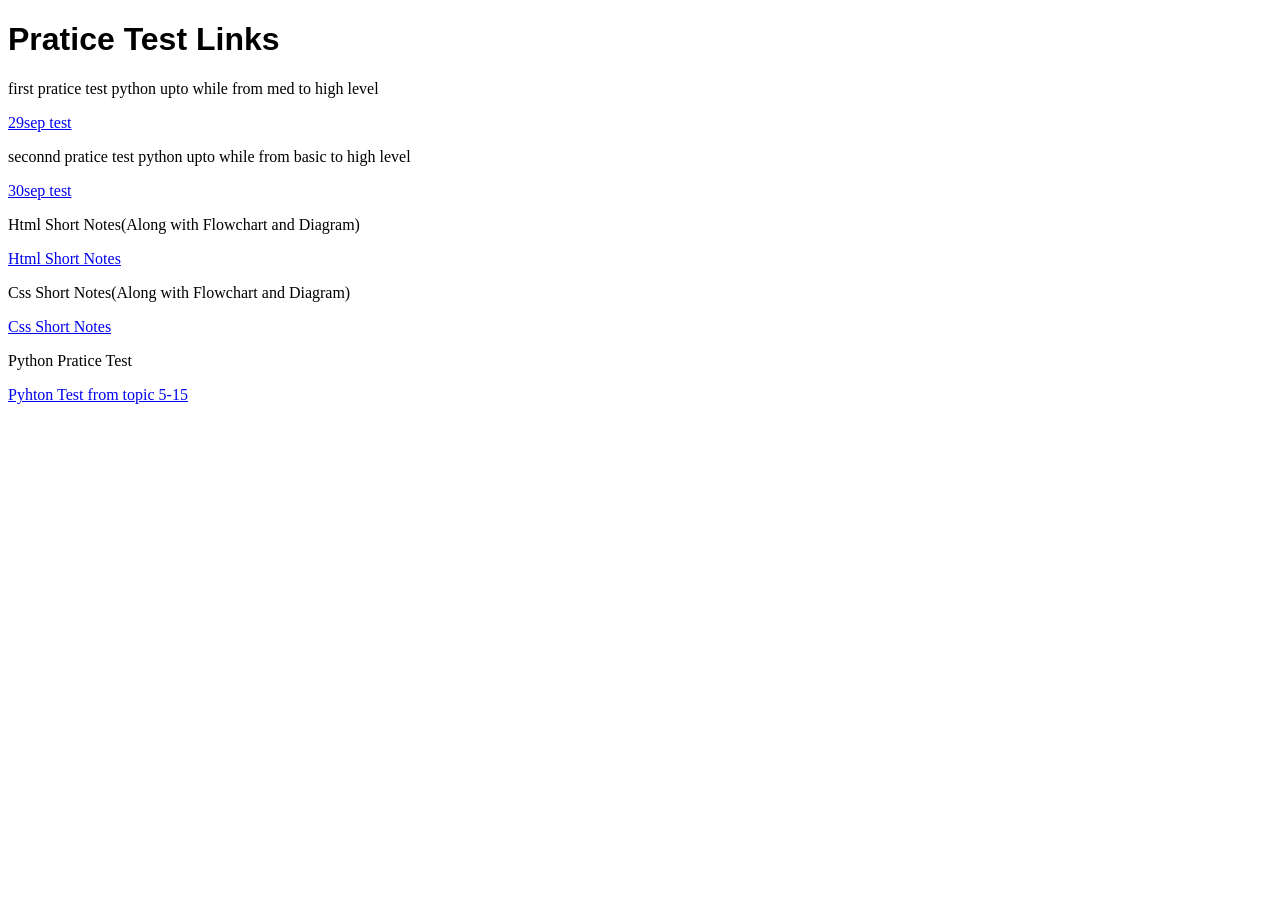
<file: index.html>
<!DOCTYPE html>
<html lang="en">
<head>
  <meta charset="UTF-8">
  <meta name="viewport" content="width=device-width, initial-scale=1.0">
  <title>Document</title>
  <style>
    h1{
      font-family: Impact, Haettenschweiler, 'Arial Narrow Bold', sans-serif;
    }

  </style>
</head>
<body>
       <h1>Pratice Test Links</h1>
       <p>first pratice test python upto while from med to high level</p>
       <a href="firsttest.html" alt="29sep Mtoh">29sep test</a>
      <p>seconnd pratice test python upto while from basic to high level</p>
       <a href="secondtest.html" alt="30sep BtoA">30sep test</a>
       <p>Html Short Notes(Along with Flowchart and Diagram)</p>
       <a href="html_notes.html" alt="HTML Notes">Html Short Notes</a>
       <p>Css Short Notes(Along with Flowchart and Diagram)</p>
       <a href="Cssnotes.html" alt="Css Notes">Css Short Notes</a>
       <p>Python Pratice Test</p>
       <a href="py.html" alt="python test 5to15">Pyhton Test from topic 5-15</a>
    
</body>
</html>
</file>
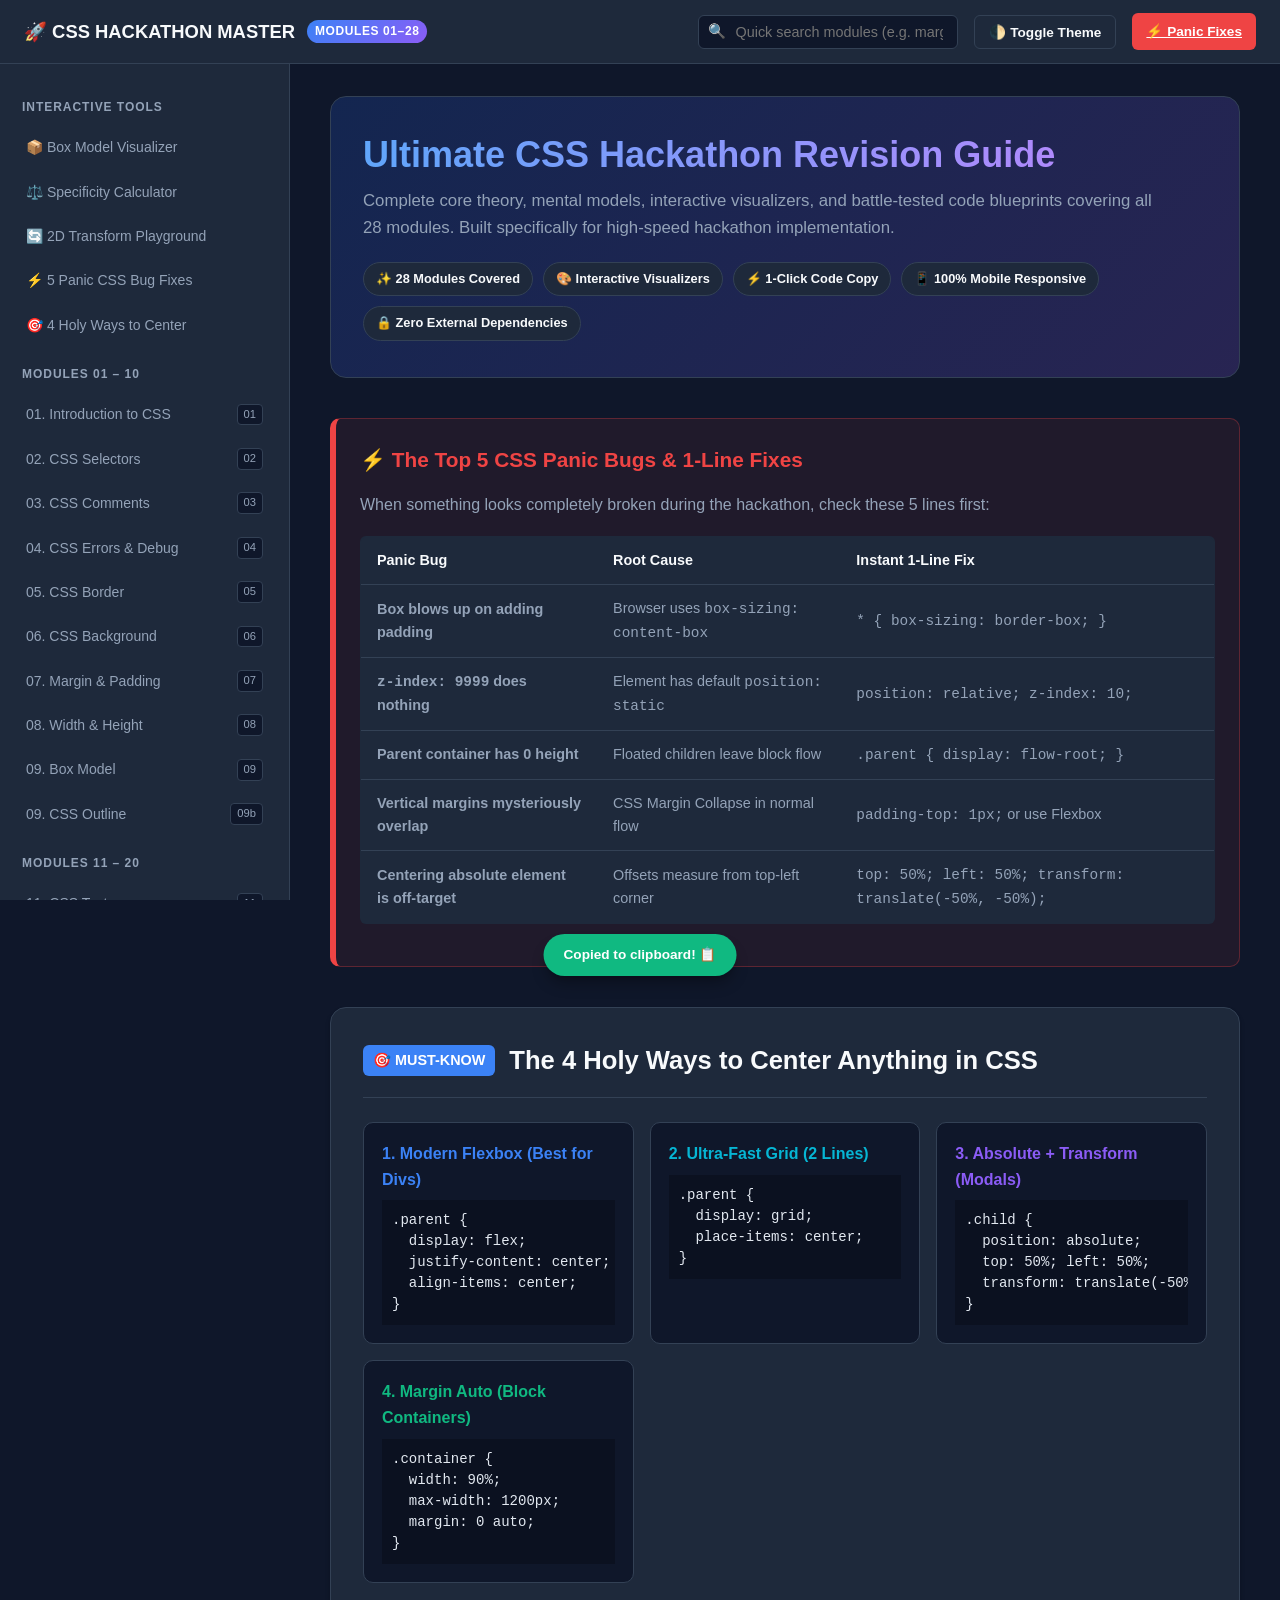
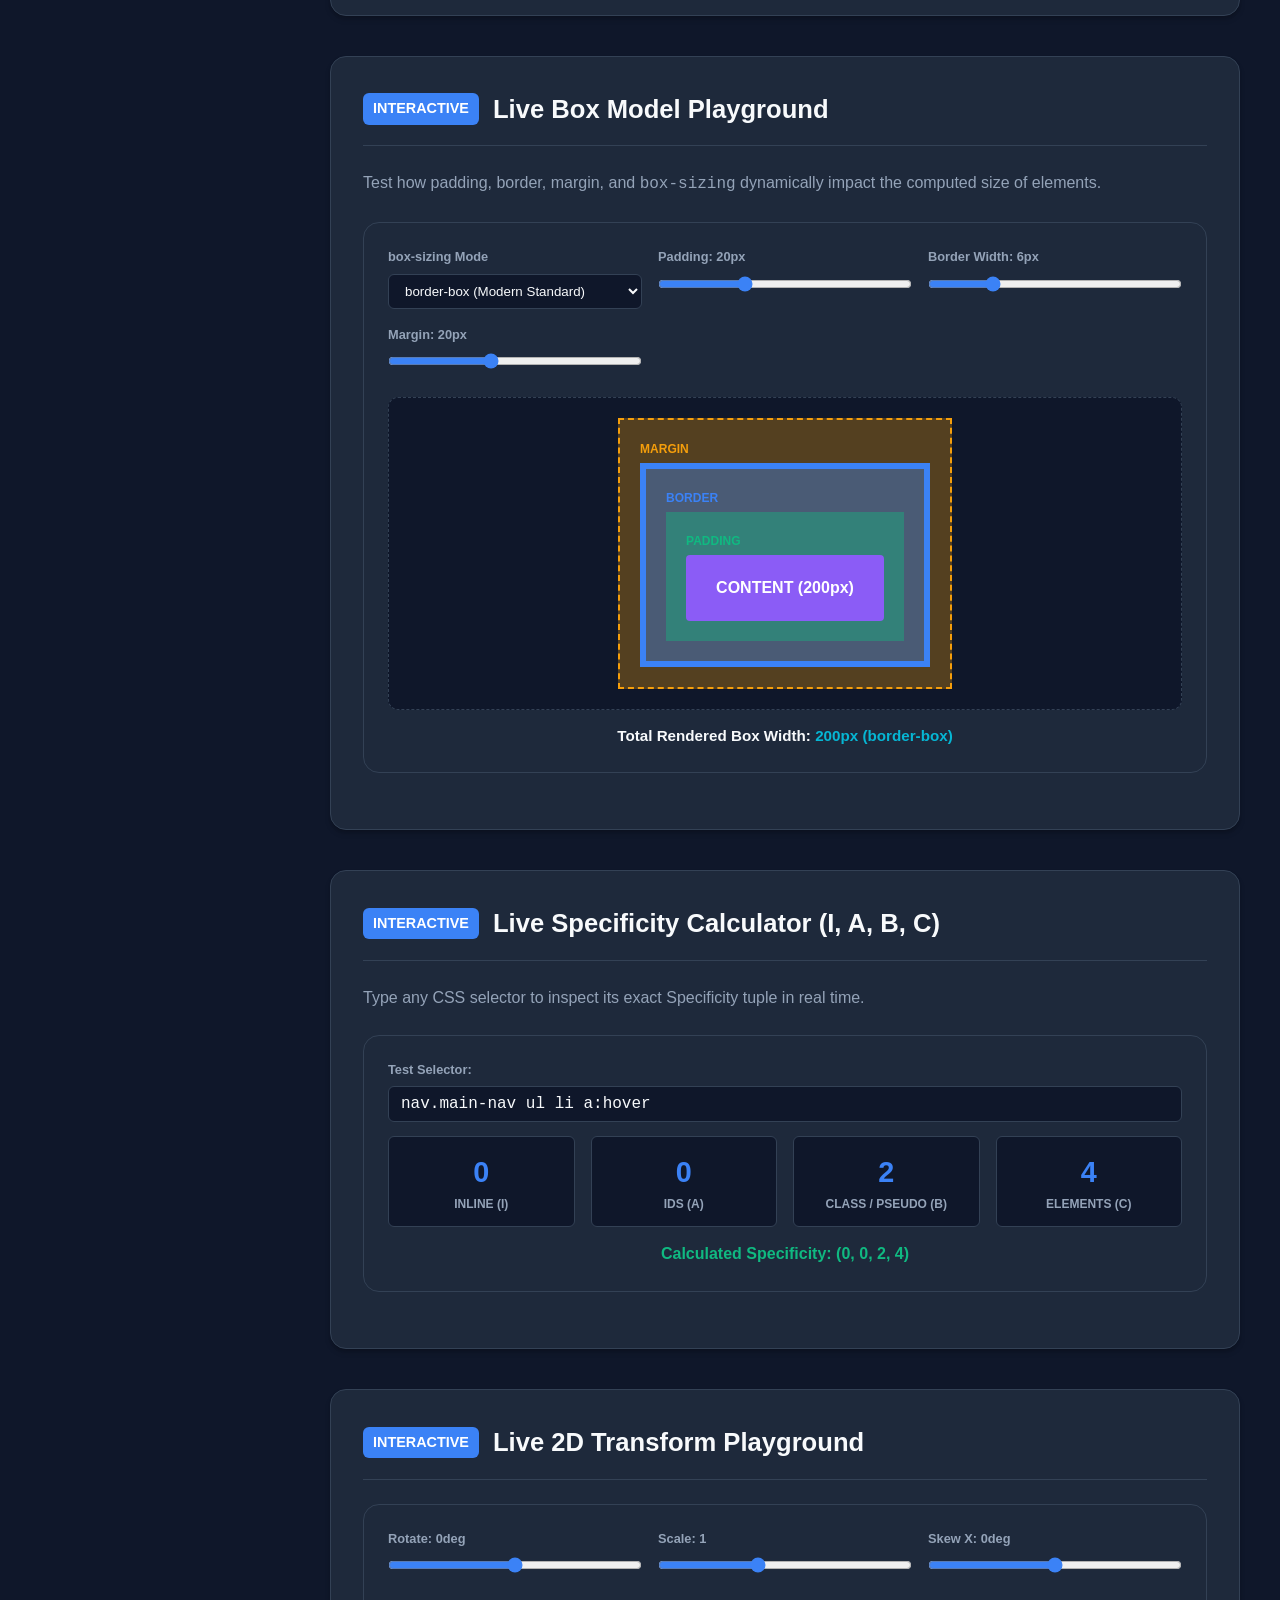
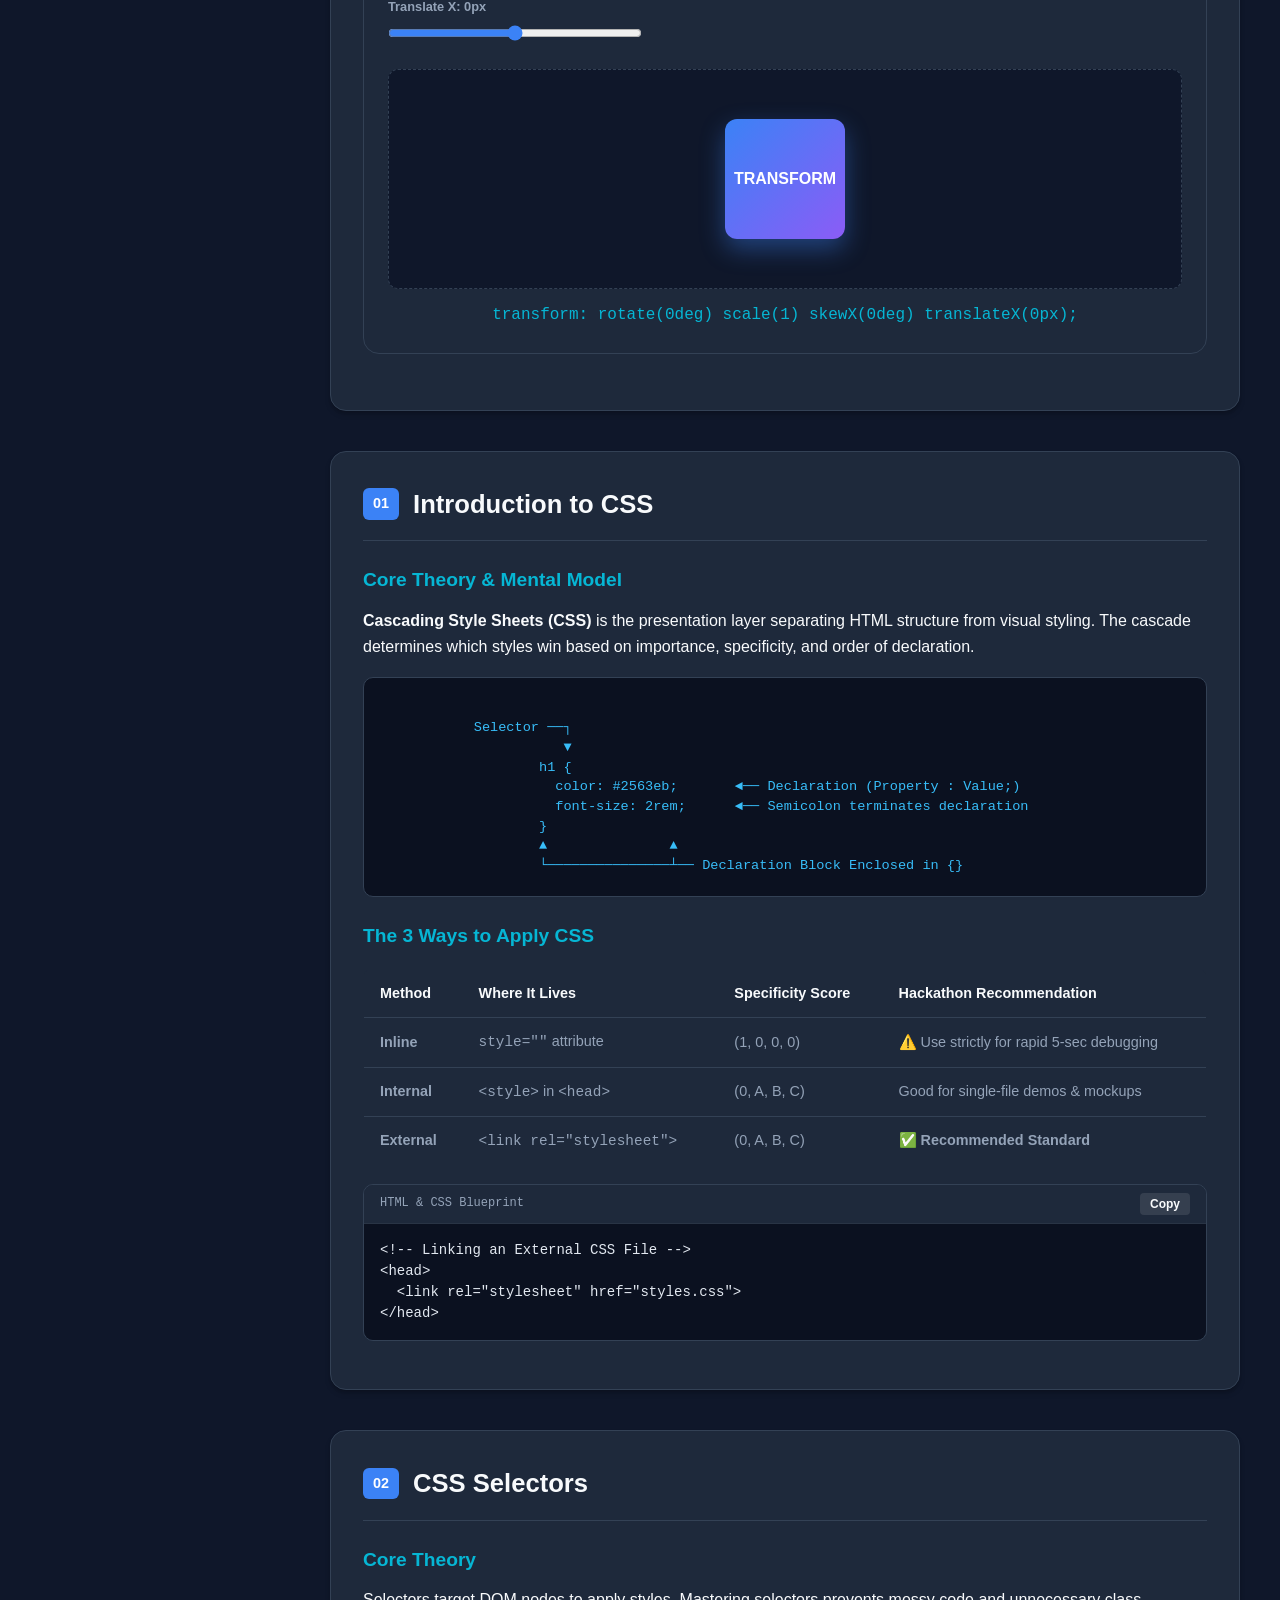
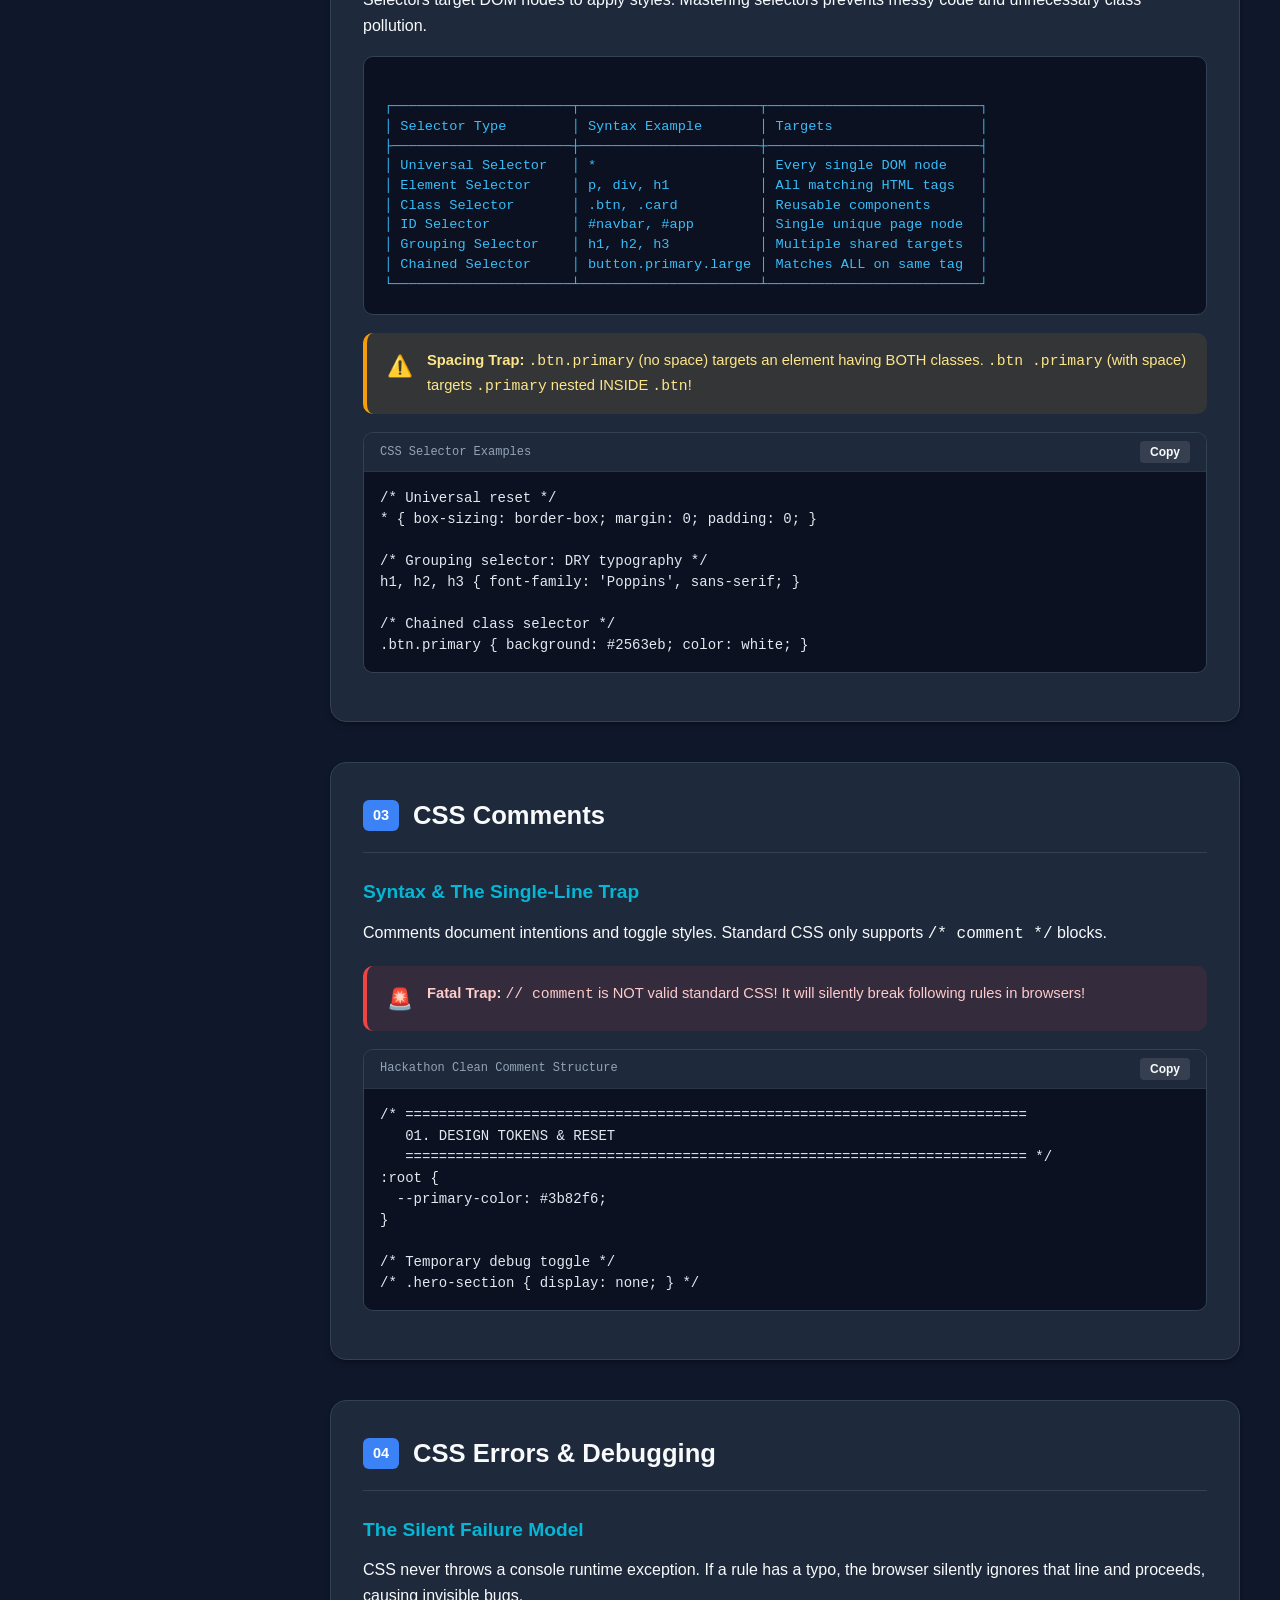
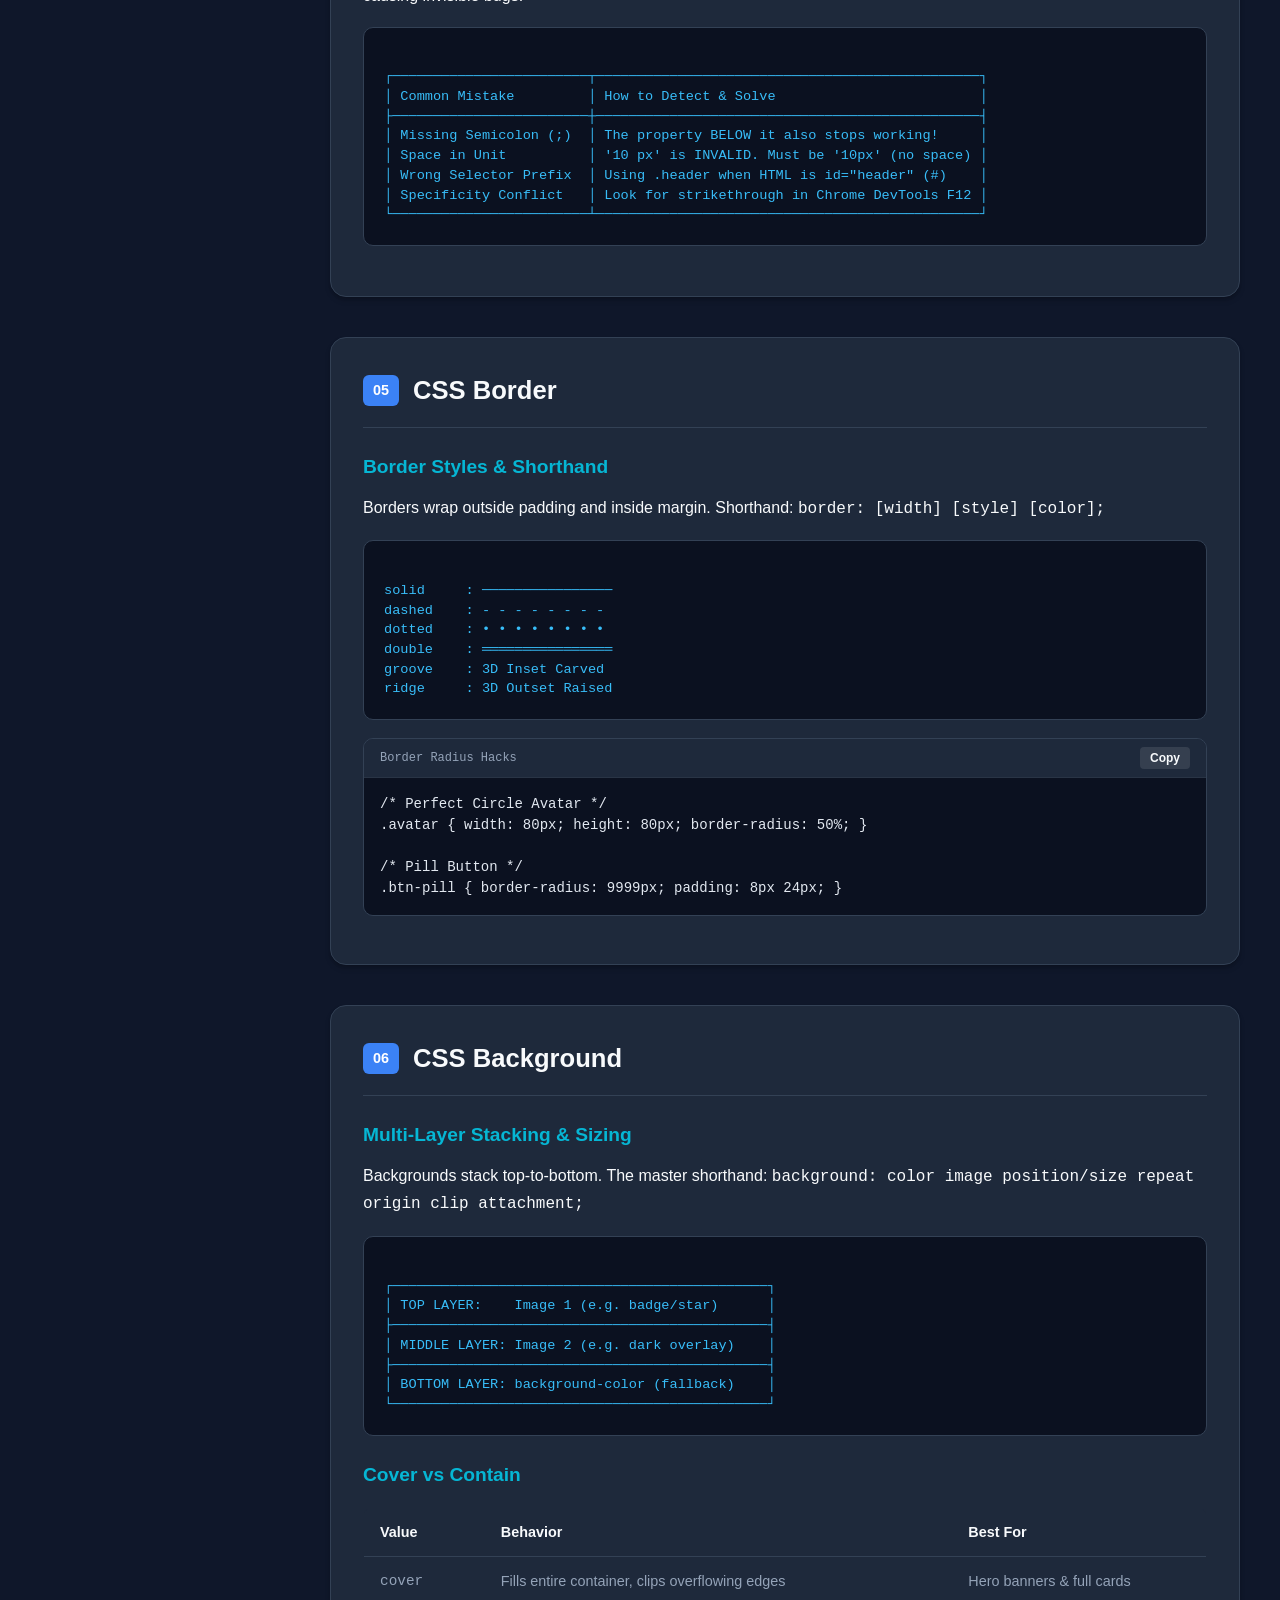
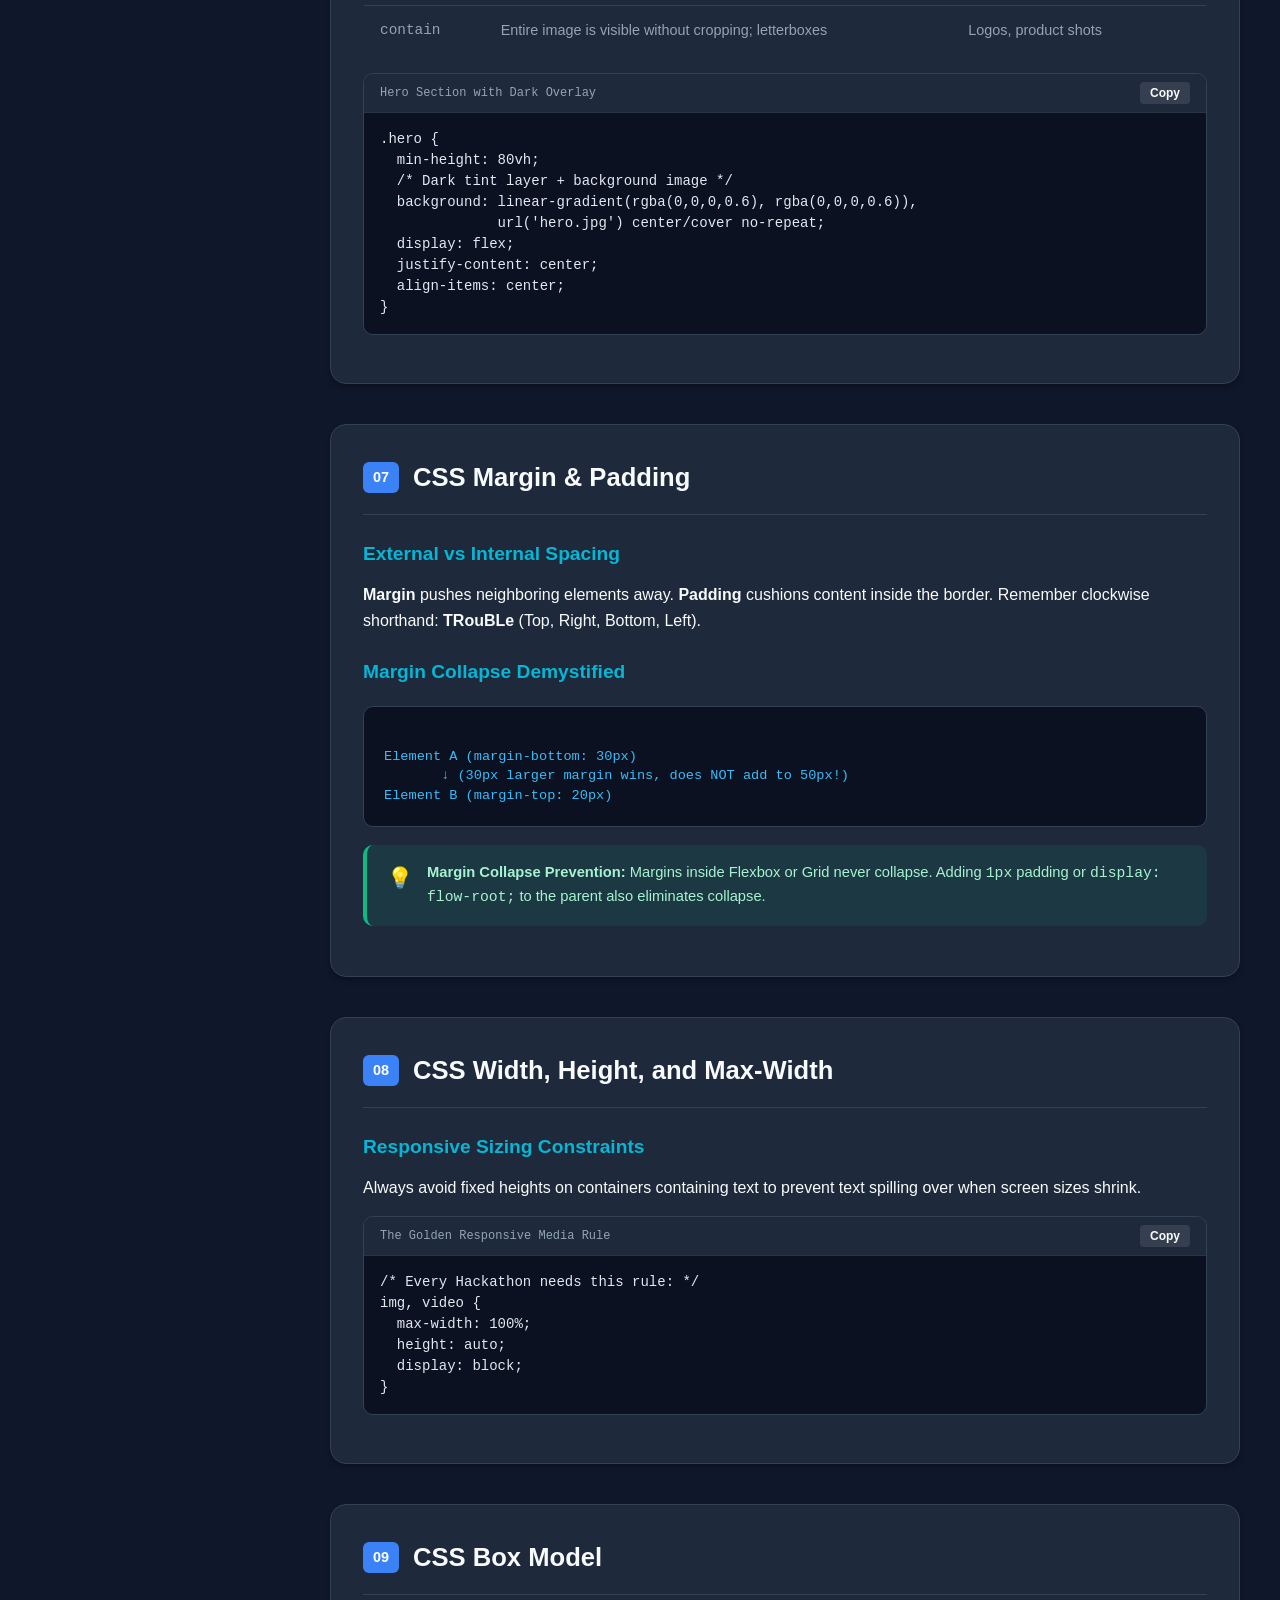
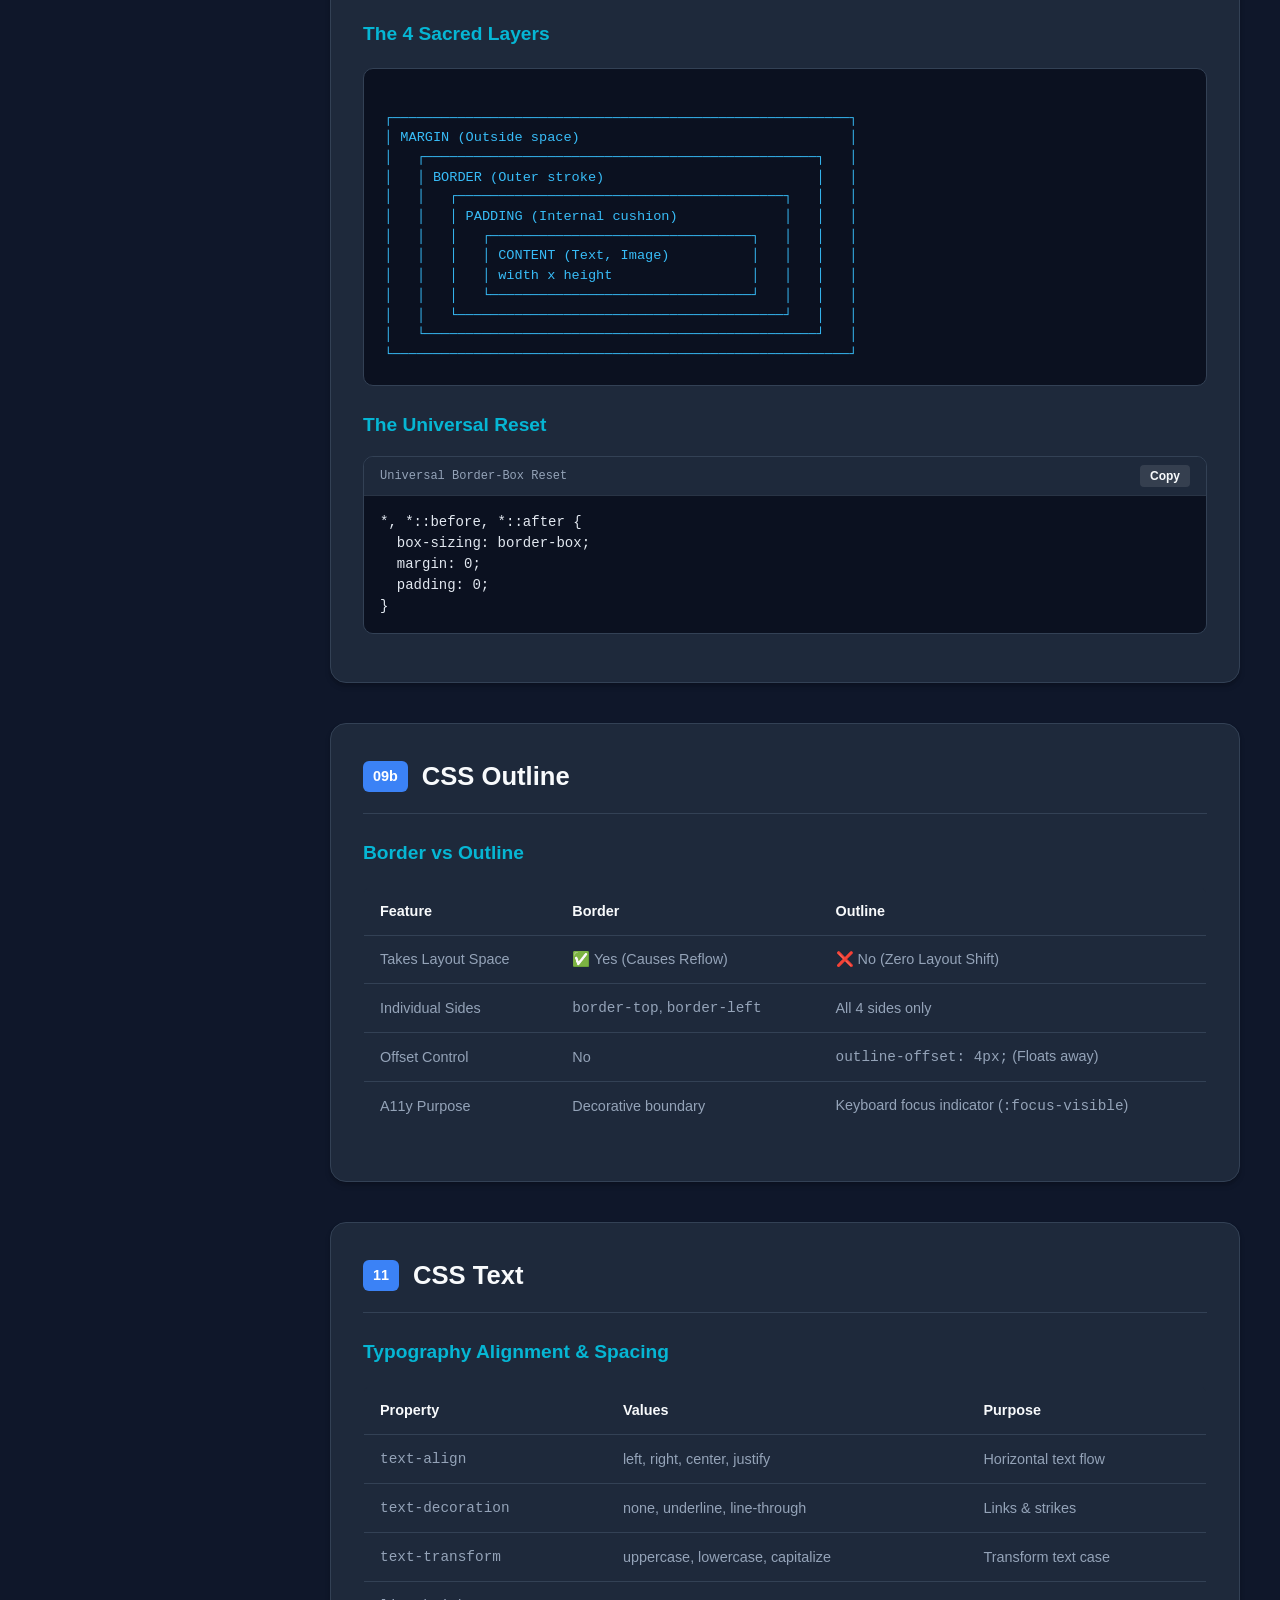
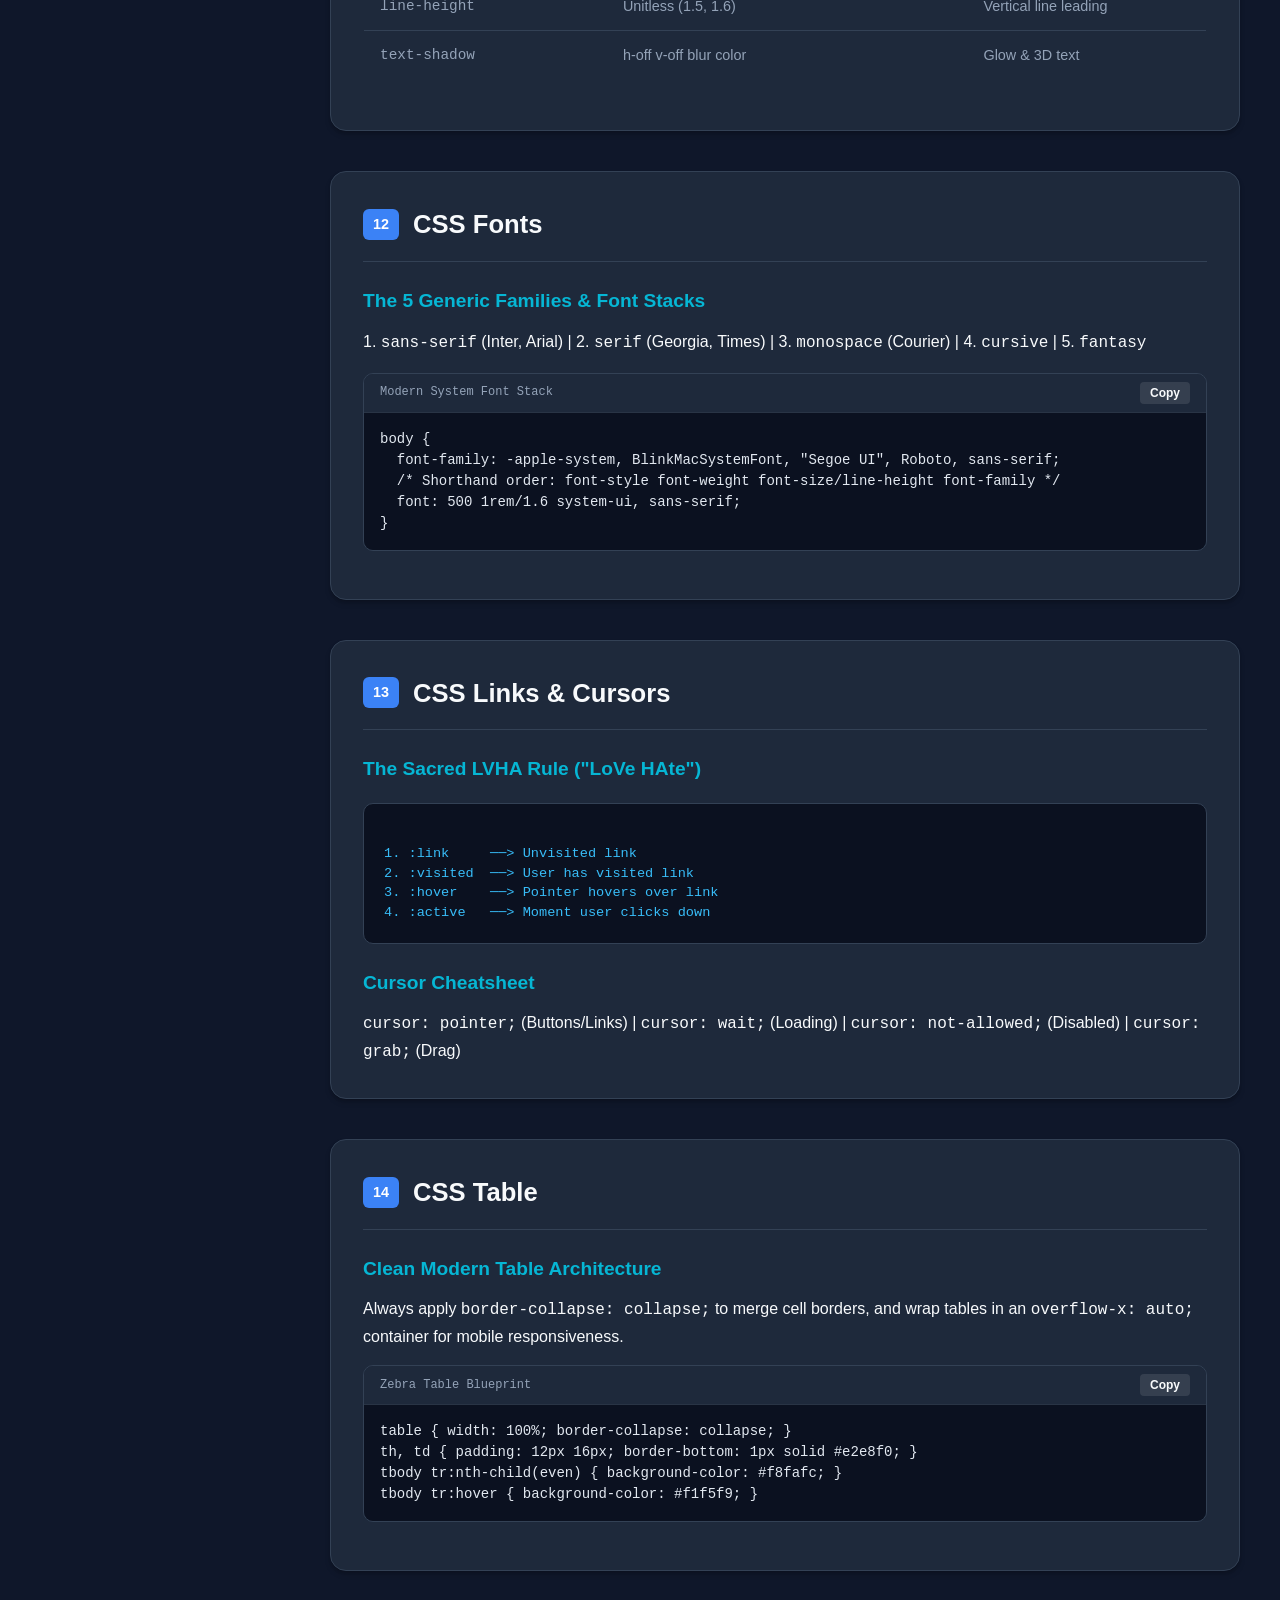
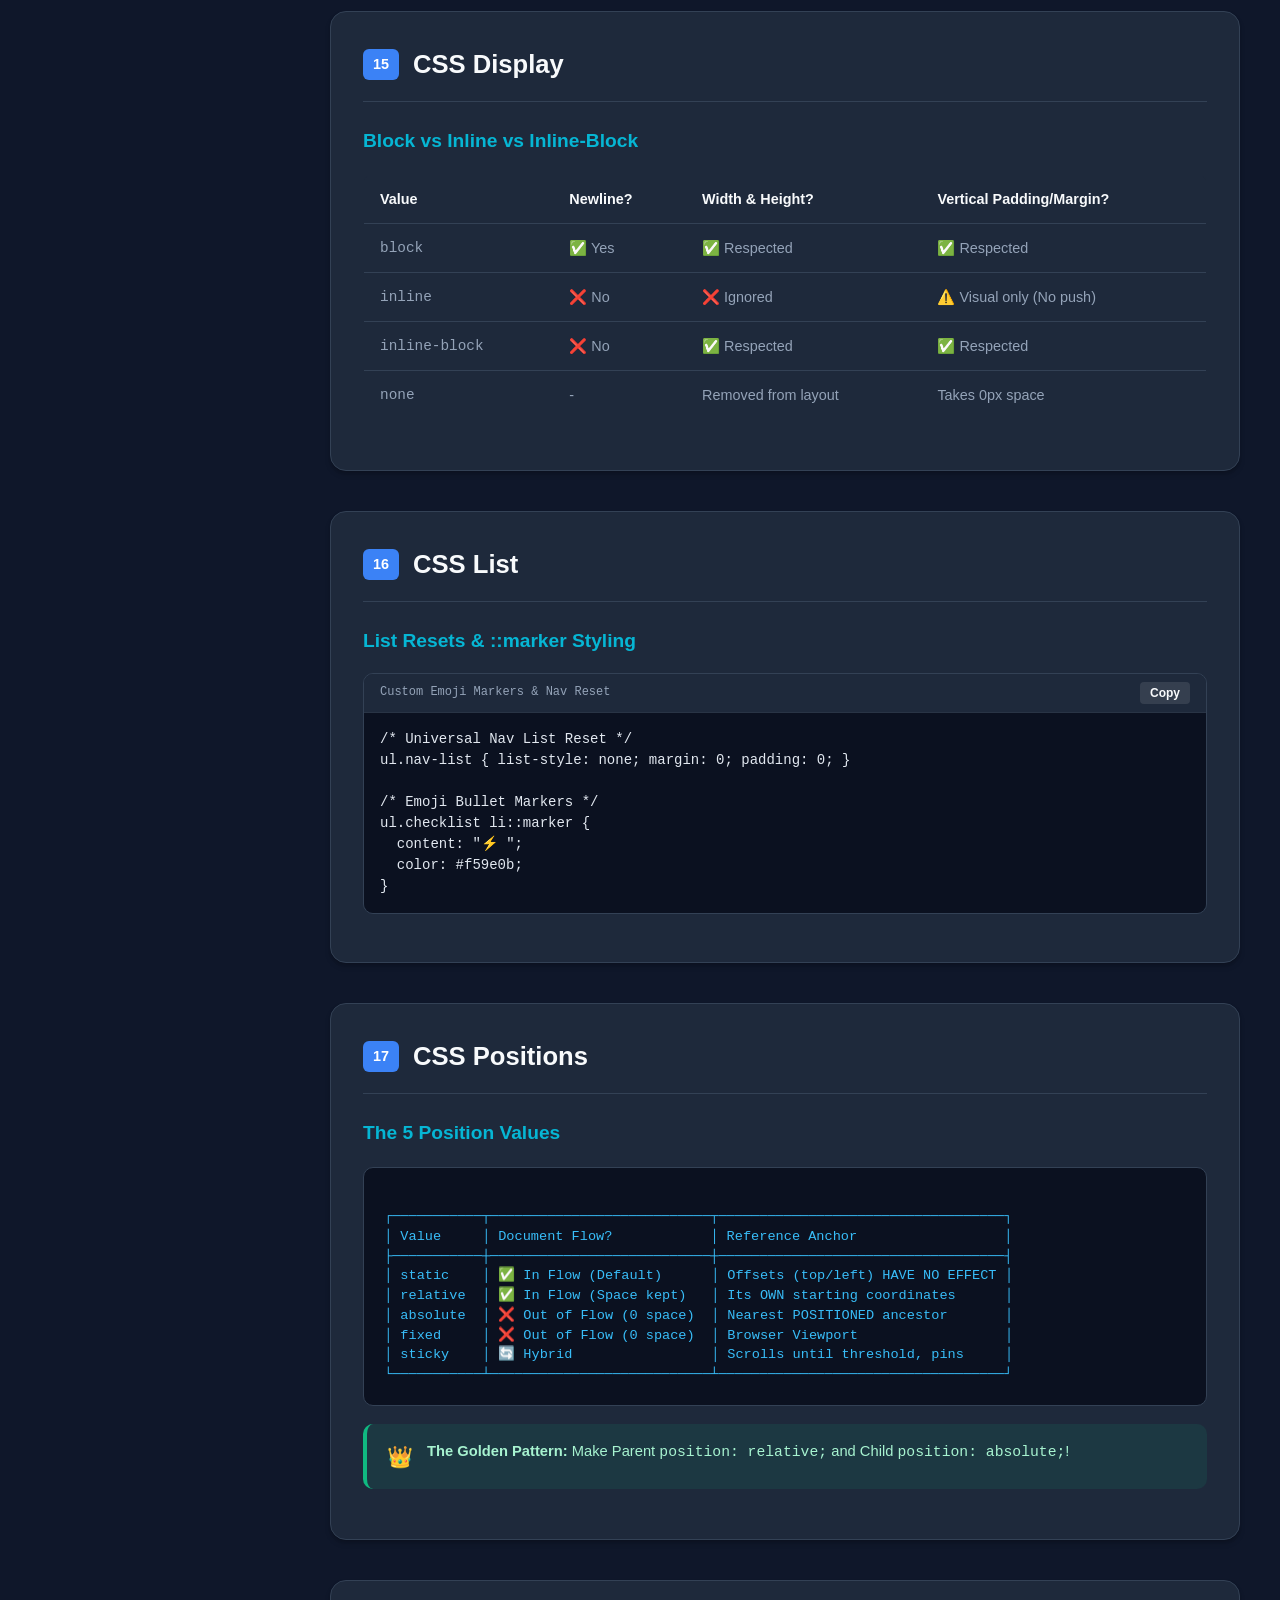
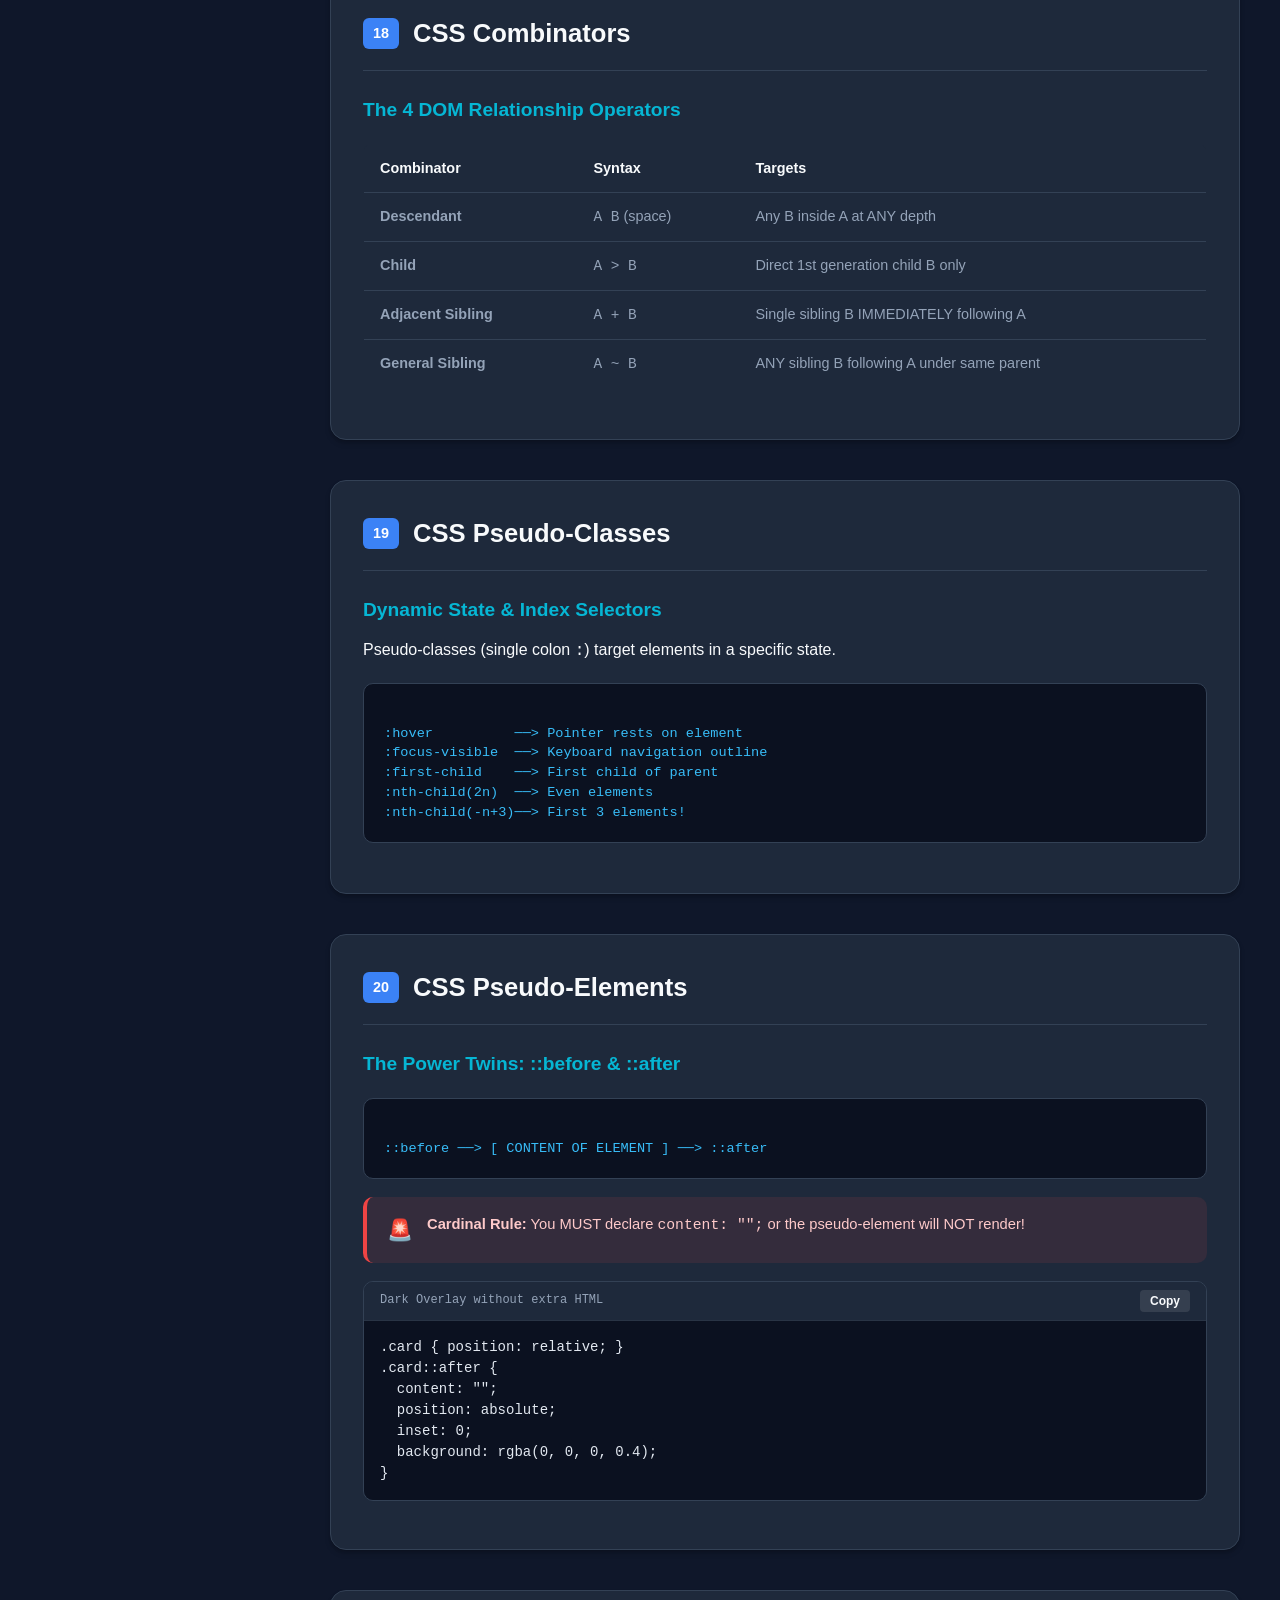
<file: Cssnotes.html>
<!DOCTYPE html>
<html lang="en">
<head>
  <meta charset="UTF-8">
  <meta name="viewport" content="width=device-width, initial-scale=1.0">
  <title>🚀 CSS Hackathon Master Revision & Visual Guide (Modules 01 - 28)</title>
  <style>
    :root {
      --bg-primary: #0f172a;
      --bg-secondary: #1e293b;
      --bg-card: #1e293b;
      --bg-card-hover: #243247;
      --text-primary: #f8fafc;
      --text-secondary: #94a3b8;
      --border-color: #334155;
      --accent-primary: #3b82f6;
      --accent-primary-hover: #2563eb;
      --accent-cyan: #06b6d4;
      --accent-purple: #8b5cf6;
      --accent-success: #10b981;
      --accent-warning: #f59e0b;
      --accent-danger: #ef4444;
      --code-bg: #0b1120;
      --sidebar-width: 290px;
      --header-height: 64px;
      --radius-sm: 6px;
      --radius-md: 10px;
      --radius-lg: 16px;
      --shadow-sm: 0 1px 2px 0 rgba(0, 0, 0, 0.05);
      --shadow-md: 0 4px 6px -1px rgba(0, 0, 0, 0.2), 0 2px 4px -2px rgba(0, 0, 0, 0.2);
      --shadow-lg: 0 10px 15px -3px rgba(0, 0, 0, 0.3), 0 4px 6px -4px rgba(0, 0, 0, 0.3);
      --font-main: -apple-system, BlinkMacSystemFont, "Segoe UI", Roboto, Helvetica, Arial, sans-serif;
      --font-mono: ui-monospace, SFMono-Regular, Menlo, Monaco, Consolas, "Liberation Mono", "Courier New", monospace;
    }

    [data-theme="light"] {
      --bg-primary: #f8fafc;
      --bg-secondary: #ffffff;
      --bg-card: #ffffff;
      --bg-card-hover: #f1f5f9;
      --text-primary: #0f172a;
      --text-secondary: #475569;
      --border-color: #e2e8f0;
      --code-bg: #1e293b;
      --shadow-md: 0 4px 6px -1px rgba(0, 0, 0, 0.08);
      --shadow-lg: 0 10px 15px -3px rgba(0, 0, 0, 0.1);
    }

    /* Universal Reset */
    *, *::before, *::after {
      box-sizing: border-box;
      margin: 0;
      padding: 0;
    }

    html {
      scroll-behavior: smooth;
      font-size: 16px;
    }

    body {
      background-color: var(--bg-primary);
      color: var(--text-primary);
      font-family: var(--font-main);
      line-height: 1.6;
      display: flex;
      flex-direction: column;
      min-height: 100vh;
      overflow-x: hidden;
    }

    /* Scrollbars */
    ::-webkit-scrollbar {
      width: 8px;
      height: 8px;
    }
    ::-webkit-scrollbar-track {
      background: var(--bg-primary);
    }
    ::-webkit-scrollbar-thumb {
      background: var(--border-color);
      border-radius: 4px;
    }
    ::-webkit-scrollbar-thumb:hover {
      background: var(--accent-primary);
    }

    /* Header */
    header.top-header {
      position: sticky;
      top: 0;
      z-index: 1000;
      height: var(--header-height);
      background: var(--bg-secondary);
      border-bottom: 1px solid var(--border-color);
      display: flex;
      align-items: center;
      justify-content: space-between;
      padding: 0 24px;
      backdrop-filter: blur(12px);
    }

    .brand {
      display: flex;
      align-items: center;
      gap: 12px;
      font-weight: 700;
      font-size: 1.15rem;
      color: var(--text-primary);
      text-decoration: none;
    }
    .brand-badge {
      background: linear-gradient(135deg, var(--accent-primary), var(--accent-purple));
      color: white;
      font-size: 0.75rem;
      padding: 2px 8px;
      border-radius: 9999px;
      font-weight: 600;
      text-transform: uppercase;
      letter-spacing: 0.05em;
    }

    .header-actions {
      display: flex;
      align-items: center;
      gap: 16px;
    }

    .search-box {
      position: relative;
      display: flex;
      align-items: center;
    }
    .search-box input {
      background: var(--bg-primary);
      border: 1px solid var(--border-color);
      color: var(--text-primary);
      padding: 8px 14px 8px 36px;
      border-radius: var(--radius-sm);
      font-size: 0.9rem;
      width: 260px;
      transition: all 0.2s ease;
    }
    .search-box input:focus {
      outline: none;
      border-color: var(--accent-primary);
      box-shadow: 0 0 0 3px rgba(59, 130, 246, 0.25);
      width: 320px;
    }
    .search-icon {
      position: absolute;
      left: 10px;
      color: var(--text-secondary);
      pointer-events: none;
      font-size: 0.9rem;
    }

    .btn-action {
      background: var(--bg-card);
      border: 1px solid var(--border-color);
      color: var(--text-primary);
      padding: 8px 14px;
      border-radius: var(--radius-sm);
      cursor: pointer;
      font-size: 0.85rem;
      font-weight: 600;
      display: flex;
      align-items: center;
      gap: 6px;
      transition: all 0.2s;
    }
    .btn-action:hover {
      background: var(--accent-primary);
      color: white;
      border-color: var(--accent-primary);
    }

    /* Layout */
    .app-layout {
      display: flex;
      flex: 1;
      width: 100%;
    }

    /* Sidebar Navigation */
    aside.sidebar {
      width: var(--sidebar-width);
      background: var(--bg-secondary);
      border-right: 1px solid var(--border-color);
      position: sticky;
      top: var(--header-height);
      height: calc(100vh - var(--header-height));
      overflow-y: auto;
      padding: 20px 14px;
      display: flex;
      flex-direction: column;
      gap: 8px;
      flex-shrink: 0;
    }

    .nav-group-title {
      font-size: 0.75rem;
      text-transform: uppercase;
      letter-spacing: 0.08em;
      color: var(--text-secondary);
      font-weight: 700;
      margin: 14px 8px 4px 8px;
    }

    .sidebar-link {
      display: flex;
      align-items: center;
      justify-content: space-between;
      padding: 7px 12px;
      color: var(--text-secondary);
      text-decoration: none;
      border-radius: var(--radius-sm);
      font-size: 0.875rem;
      font-weight: 500;
      transition: all 0.15s ease;
    }
    .sidebar-link:hover {
      background: var(--bg-card-hover);
      color: var(--text-primary);
    }
    .sidebar-link.active {
      background: rgba(59, 130, 246, 0.15);
      color: var(--accent-primary);
      font-weight: 600;
      border-left: 3px solid var(--accent-primary);
    }
    .badge-num {
      background: var(--bg-primary);
      border: 1px solid var(--border-color);
      font-size: 0.7rem;
      padding: 1px 6px;
      border-radius: 4px;
      color: var(--text-secondary);
    }

    /* Main Content */
    main.content-area {
      flex: 1;
      padding: 32px 40px;
      max-width: 1200px;
      margin: 0 auto;
    }

    /* Hero Banner */
    .hero-banner {
      background: linear-gradient(135deg, rgba(37, 99, 235, 0.2) 0%, rgba(139, 92, 246, 0.2) 100%);
      border: 1px solid var(--border-color);
      border-radius: var(--radius-lg);
      padding: 36px 32px;
      margin-bottom: 40px;
      position: relative;
      overflow: hidden;
    }
    .hero-banner h1 {
      font-size: 2.25rem;
      font-weight: 800;
      line-height: 1.2;
      margin-bottom: 12px;
      background: linear-gradient(90deg, #60a5fa, #c084fc);
      -webkit-background-clip: text;
      -webkit-text-fill-color: transparent;
    }
    .hero-banner p {
      color: var(--text-secondary);
      font-size: 1.05rem;
      max-width: 800px;
      margin-bottom: 20px;
    }
    .hero-chips {
      display: flex;
      flex-wrap: wrap;
      gap: 10px;
    }
    .hero-chip {
      background: var(--bg-secondary);
      border: 1px solid var(--border-color);
      padding: 6px 12px;
      border-radius: 9999px;
      font-size: 0.8rem;
      font-weight: 600;
      color: var(--text-primary);
    }

    /* Emergency Alert Box */
    .emergency-card {
      background: rgba(239, 68, 68, 0.08);
      border: 1px solid rgba(239, 68, 68, 0.3);
      border-left: 6px solid var(--accent-danger);
      border-radius: var(--radius-md);
      padding: 24px;
      margin-bottom: 40px;
    }
    .emergency-card h2 {
      color: var(--accent-danger);
      font-size: 1.3rem;
      margin-bottom: 16px;
      display: flex;
      align-items: center;
      gap: 10px;
    }

    /* Modules */
    .module-card {
      background: var(--bg-card);
      border: 1px solid var(--border-color);
      border-radius: var(--radius-lg);
      padding: 32px;
      margin-bottom: 40px;
      box-shadow: var(--shadow-md);
      transition: border-color 0.2s;
    }
    .module-card:hover {
      border-color: rgba(59, 130, 246, 0.5);
    }

    .module-header {
      display: flex;
      align-items: center;
      justify-content: space-between;
      border-bottom: 1px solid var(--border-color);
      padding-bottom: 16px;
      margin-bottom: 24px;
    }
    .module-title-group {
      display: flex;
      align-items: center;
      gap: 14px;
    }
    .module-badge {
      background: var(--accent-primary);
      color: white;
      font-weight: 700;
      font-size: 0.9rem;
      padding: 4px 10px;
      border-radius: var(--radius-sm);
    }
    .module-title {
      font-size: 1.6rem;
      font-weight: 700;
    }

    /* Section Subheadings */
    h3.subhead {
      font-size: 1.2rem;
      font-weight: 600;
      color: var(--accent-cyan);
      margin: 24px 0 12px 0;
      display: flex;
      align-items: center;
      gap: 8px;
    }
    h4.subhead-small {
      font-size: 1rem;
      font-weight: 600;
      color: var(--text-primary);
      margin: 16px 0 8px 0;
    }

    /* Diagram Containers */
    .diagram-container {
      background: var(--code-bg);
      border: 1px solid var(--border-color);
      border-radius: var(--radius-md);
      padding: 20px;
      margin: 18px 0;
      font-family: var(--font-mono);
      font-size: 0.85rem;
      color: #38bdf8;
      overflow-x: auto;
      white-space: pre;
      line-height: 1.45;
    }

    /* Tables */
    .custom-table {
      width: 100%;
      border-collapse: collapse;
      margin: 18px 0;
      font-size: 0.9rem;
      border-radius: var(--radius-sm);
      overflow: hidden;
      border: 1px solid var(--border-color);
    }
    .custom-table th {
      background: var(--bg-secondary);
      color: var(--text-primary);
      text-align: left;
      padding: 12px 16px;
      font-weight: 600;
      border-bottom: 1px solid var(--border-color);
    }
    .custom-table td {
      padding: 12px 16px;
      border-bottom: 1px solid var(--border-color);
      color: var(--text-secondary);
    }
    .custom-table tr:last-child td {
      border-bottom: none;
    }
    .custom-table tr:hover td {
      background: var(--bg-card-hover);
      color: var(--text-primary);
    }

    /* Code Blocks */
    .code-wrapper {
      position: relative;
      margin: 16px 0;
      border-radius: var(--radius-md);
      overflow: hidden;
      border: 1px solid var(--border-color);
    }
    .code-header {
      background: #1e293b;
      padding: 8px 16px;
      font-size: 0.75rem;
      font-family: var(--font-mono);
      color: var(--text-secondary);
      display: flex;
      justify-content: space-between;
      align-items: center;
      border-bottom: 1px solid rgba(255, 255, 255, 0.05);
    }
    .copy-btn {
      background: rgba(255, 255, 255, 0.1);
      border: none;
      color: var(--text-primary);
      padding: 4px 10px;
      border-radius: 4px;
      cursor: pointer;
      font-size: 0.75rem;
      font-weight: 600;
      transition: background 0.2s;
    }
    .copy-btn:hover {
      background: var(--accent-primary);
      color: white;
    }
    pre.code-block {
      background: var(--code-bg);
      padding: 16px;
      overflow-x: auto;
      font-family: var(--font-mono);
      font-size: 0.875rem;
      color: #e2e8f0;
      line-height: 1.5;
    }

    /* Callouts */
    .callout {
      border-radius: var(--radius-md);
      padding: 16px 20px;
      margin: 18px 0;
      display: flex;
      gap: 14px;
      font-size: 0.92rem;
    }
    .callout.tip {
      background: rgba(16, 185, 129, 0.1);
      border-left: 4px solid var(--accent-success);
      color: #a7f3d0;
    }
    .callout.warning {
      background: rgba(245, 158, 11, 0.1);
      border-left: 4px solid var(--accent-warning);
      color: #fde68a;
    }
    .callout.alert {
      background: rgba(239, 68, 68, 0.1);
      border-left: 4px solid var(--accent-danger);
      color: #fecaca;
    }
    .callout.info {
      background: rgba(59, 130, 246, 0.1);
      border-left: 4px solid var(--accent-primary);
      color: #bfdbfe;
    }
    .callout-icon {
      font-size: 1.3rem;
      flex-shrink: 0;
    }

    /* Interactive Playgrounds */
    .playground-box {
      background: var(--bg-secondary);
      border: 1px solid var(--border-color);
      border-radius: var(--radius-lg);
      padding: 24px;
      margin: 24px 0;
    }
    .playground-controls {
      display: grid;
      grid-template-columns: repeat(auto-fit, minmax(200px, 1fr));
      gap: 16px;
      margin-bottom: 20px;
    }
    .control-item label {
      display: block;
      font-size: 0.8rem;
      font-weight: 600;
      color: var(--text-secondary);
      margin-bottom: 6px;
    }
    .control-item input[type="range"] {
      width: 100%;
      accent-color: var(--accent-primary);
    }
    .control-item select, .control-item input[type="text"] {
      width: 100%;
      background: var(--bg-primary);
      border: 1px solid var(--border-color);
      color: var(--text-primary);
      padding: 8px 12px;
      border-radius: var(--radius-sm);
    }

    .interactive-canvas {
      min-height: 220px;
      background: var(--bg-primary);
      border: 1px dashed var(--border-color);
      border-radius: var(--radius-md);
      display: flex;
      justify-content: center;
      align-items: center;
      padding: 20px;
      overflow: hidden;
    }

    /* Live Box Model Visualizer */
    #box-demo-outer {
      background: rgba(245, 158, 11, 0.3); /* Margin yellow */
      border: 2px dashed #f59e0b;
      padding: 20px;
      transition: all 0.2s;
    }
    #box-demo-border {
      background: rgba(59, 130, 246, 0.4); /* Border blue */
      border: 6px solid #3b82f6;
      padding: 20px;
      transition: all 0.2s;
    }
    #box-demo-padding {
      background: rgba(16, 185, 129, 0.4); /* Padding green */
      padding: 20px;
      transition: all 0.2s;
    }
    #box-demo-content {
      background: #8b5cf6;
      color: white;
      font-weight: 700;
      padding: 20px 30px;
      border-radius: 4px;
      text-align: center;
    }

    /* Transform Live Box */
    #transform-target-box {
      width: 120px;
      height: 120px;
      background: linear-gradient(135deg, #3b82f6, #8b5cf6);
      border-radius: 12px;
      display: flex;
      justify-content: center;
      align-items: center;
      color: white;
      font-weight: 700;
      box-shadow: 0 10px 25px rgba(59, 130, 246, 0.4);
      transition: transform 0.1s ease-out;
    }

    /* Specificity Meter */
    .specificity-meter {
      display: flex;
      gap: 16px;
      margin-top: 14px;
    }
    .spec-block {
      flex: 1;
      background: var(--bg-primary);
      border: 1px solid var(--border-color);
      border-radius: var(--radius-sm);
      padding: 12px;
      text-align: center;
    }
    .spec-num {
      font-size: 1.8rem;
      font-weight: 800;
      color: var(--accent-primary);
    }
    .spec-label {
      font-size: 0.75rem;
      color: var(--text-secondary);
      text-transform: uppercase;
      font-weight: 600;
    }

    /* Back to Top */
    .back-to-top {
      position: fixed;
      bottom: 24px;
      right: 24px;
      background: var(--accent-primary);
      color: white;
      width: 44px;
      height: 44px;
      border-radius: 50%;
      border: none;
      cursor: pointer;
      display: flex;
      justify-content: center;
      align-items: center;
      box-shadow: var(--shadow-lg);
      font-size: 1.2rem;
      opacity: 0;
      visibility: hidden;
      transition: all 0.2s ease;
      z-index: 999;
    }
    .back-to-top.show {
      opacity: 1;
      visibility: visible;
    }

    /* Toast Notification */
    .toast {
      position: fixed;
      bottom: 24px;
      left: 50%;
      transform: translateX(-50%) translateY(100px);
      background: #10b981;
      color: white;
      padding: 10px 20px;
      border-radius: 9999px;
      font-weight: 600;
      font-size: 0.85rem;
      box-shadow: var(--shadow-lg);
      transition: transform 0.3s cubic-bezier(0.175, 0.885, 0.32, 1.275);
      z-index: 10000;
    }
    .toast.show {
      transform: translateX(-50%) translateY(0);
    }

    /* Responsive */
    @media (max-width: 900px) {
      aside.sidebar {
        display: none;
      }
      main.content-area {
        padding: 20px 16px;
      }
      .search-box input {
        width: 180px;
      }
      .search-box input:focus {
        width: 200px;
      }
    }
  </style>
</head>
<body>

  <!-- Top Sticky Navigation -->
  <header class="top-header">
    <a href="#" class="brand">
      <span>🚀 CSS HACKATHON MASTER</span>
      <span class="brand-badge">Modules 01–28</span>
    </a>
    <div class="header-actions">
      <div class="search-box">
        <span class="search-icon">🔍</span>
        <input type="text" id="module-search" placeholder="Quick search modules (e.g. margin, z-index)...">
      </div>
      <button class="btn-action" id="theme-toggle">🌓 Toggle Theme</button>
      <a href="#panic-fixes" class="btn-action" style="background: var(--accent-danger); color: white; border: none;">⚡ Panic Fixes</a>
    </div>
  </header>

  <div class="app-layout">
    <!-- Sidebar Navigation -->
    <aside class="sidebar" id="sidebar-nav">
      <div class="nav-group-title">Interactive Tools</div>
      <a href="#box-model-tool" class="sidebar-link"><span>📦 Box Model Visualizer</span></a>
      <a href="#specificity-tool" class="sidebar-link"><span>⚖️ Specificity Calculator</span></a>
      <a href="#transforms-tool" class="sidebar-link"><span>🔄 2D Transform Playground</span></a>
      <a href="#panic-fixes" class="sidebar-link"><span>⚡ 5 Panic CSS Bug Fixes</span></a>
      <a href="#centering-cheatsheet" class="sidebar-link"><span>🎯 4 Holy Ways to Center</span></a>

      <div class="nav-group-title">Modules 01 – 10</div>
      <a href="#mod-01" class="sidebar-link"><span>01. Introduction to CSS</span><span class="badge-num">01</span></a>
      <a href="#mod-02" class="sidebar-link"><span>02. CSS Selectors</span><span class="badge-num">02</span></a>
      <a href="#mod-03" class="sidebar-link"><span>03. CSS Comments</span><span class="badge-num">03</span></a>
      <a href="#mod-04" class="sidebar-link"><span>04. CSS Errors & Debug</span><span class="badge-num">04</span></a>
      <a href="#mod-05" class="sidebar-link"><span>05. CSS Border</span><span class="badge-num">05</span></a>
      <a href="#mod-06" class="sidebar-link"><span>06. CSS Background</span><span class="badge-num">06</span></a>
      <a href="#mod-07" class="sidebar-link"><span>07. Margin & Padding</span><span class="badge-num">07</span></a>
      <a href="#mod-08" class="sidebar-link"><span>08. Width & Height</span><span class="badge-num">08</span></a>
      <a href="#mod-09" class="sidebar-link"><span>09. Box Model</span><span class="badge-num">09</span></a>
      <a href="#mod-09b" class="sidebar-link"><span>09. CSS Outline</span><span class="badge-num">09b</span></a>

      <div class="nav-group-title">Modules 11 – 20</div>
      <a href="#mod-11" class="sidebar-link"><span>11. CSS Text</span><span class="badge-num">11</span></a>
      <a href="#mod-12" class="sidebar-link"><span>12. CSS Fonts</span><span class="badge-num">12</span></a>
      <a href="#mod-13" class="sidebar-link"><span>13. Links & Cursor</span><span class="badge-num">13</span></a>
      <a href="#mod-14" class="sidebar-link"><span>14. CSS Table</span><span class="badge-num">14</span></a>
      <a href="#mod-15" class="sidebar-link"><span>15. CSS Display</span><span class="badge-num">15</span></a>
      <a href="#mod-16" class="sidebar-link"><span>16. CSS List</span><span class="badge-num">16</span></a>
      <a href="#mod-17" class="sidebar-link"><span>17. CSS Positions</span><span class="badge-num">17</span></a>
      <a href="#mod-18" class="sidebar-link"><span>18. CSS Combinators</span><span class="badge-num">18</span></a>
      <a href="#mod-19" class="sidebar-link"><span>19. Pseudo-Classes</span><span class="badge-num">19</span></a>
      <a href="#mod-20" class="sidebar-link"><span>20. Pseudo-Elements</span><span class="badge-num">20</span></a>

      <div class="nav-group-title">Modules 21 – 28</div>
      <a href="#mod-21" class="sidebar-link"><span>21. Attribute Selector</span><span class="badge-num">21</span></a>
      <a href="#mod-22" class="sidebar-link"><span>22. CSS Navbar</span><span class="badge-num">22</span></a>
      <a href="#mod-23" class="sidebar-link"><span>23. CSS Float & Clearfix</span><span class="badge-num">23</span></a>
      <a href="#mod-24" class="sidebar-link"><span>24. CSS Dropdown</span><span class="badge-num">24</span></a>
      <a href="#mod-25" class="sidebar-link"><span>25. CSS Units</span><span class="badge-num">25</span></a>
      <a href="#mod-26" class="sidebar-link"><span>26. Media Queries</span><span class="badge-num">26</span></a>
      <a href="#mod-27" class="sidebar-link"><span>27. Specificity Math</span><span class="badge-num">27</span></a>
      <a href="#mod-28" class="sidebar-link"><span>28. 2D Transforms</span><span class="badge-num">28</span></a>

      <div class="nav-group-title">Snippets & Checklist</div>
      <a href="#master-snippets" class="sidebar-link"><span>💎 Ready UI Snippets</span></a>
      <a href="#hackathon-checklist" class="sidebar-link"><span>🏁 Day-of-Hack Checklist</span></a>
    </aside>

    <!-- Main Content Area -->
    <main class="content-area">

      <!-- Hero Banner -->
      <section class="hero-banner">
        <h1>Ultimate CSS Hackathon Revision Guide</h1>
        <p>Complete core theory, mental models, interactive visualizers, and battle-tested code blueprints covering all 28 modules. Built specifically for high-speed hackathon implementation.</p>
        <div class="hero-chips">
          <span class="hero-chip">✨ 28 Modules Covered</span>
          <span class="hero-chip">🎨 Interactive Visualizers</span>
          <span class="hero-chip">⚡ 1-Click Code Copy</span>
          <span class="hero-chip">📱 100% Mobile Responsive</span>
          <span class="hero-chip">🔒 Zero External Dependencies</span>
        </div>
      </section>

      <!-- Panic Fixes -->
      <section id="panic-fixes" class="emergency-card">
        <h2>⚡ The Top 5 CSS Panic Bugs & 1-Line Fixes</h2>
        <p style="margin-bottom: 16px; color: var(--text-secondary);">When something looks completely broken during the hackathon, check these 5 lines first:</p>
        <table class="custom-table" style="background: var(--bg-card);">
          <thead>
            <tr>
              <th>Panic Bug</th>
              <th>Root Cause</th>
              <th>Instant 1-Line Fix</th>
            </tr>
          </thead>
          <tbody>
            <tr>
              <td><strong>Box blows up on adding padding</strong></td>
              <td>Browser uses <code>box-sizing: content-box</code></td>
              <td><code>* { box-sizing: border-box; }</code></td>
            </tr>
            <tr>
              <td><strong><code>z-index: 9999</code> does nothing</strong></td>
              <td>Element has default <code>position: static</code></td>
              <td><code>position: relative; z-index: 10;</code></td>
            </tr>
            <tr>
              <td><strong>Parent container has 0 height</strong></td>
              <td>Floated children leave block flow</td>
              <td><code>.parent { display: flow-root; }</code></td>
            </tr>
            <tr>
              <td><strong>Vertical margins mysteriously overlap</strong></td>
              <td>CSS Margin Collapse in normal flow</td>
              <td><code>padding-top: 1px;</code> or use Flexbox</td>
            </tr>
            <tr>
              <td><strong>Centering absolute element is off-target</strong></td>
              <td>Offsets measure from top-left corner</td>
              <td><code>top: 50%; left: 50%; transform: translate(-50%, -50%);</code></td>
            </tr>
          </tbody>
        </table>
      </section>

      <!-- 4 Holy Ways to Center -->
      <section id="centering-cheatsheet" class="module-card">
        <div class="module-header">
          <div class="module-title-group">
            <span class="module-badge">🎯 MUST-KNOW</span>
            <h2 class="module-title">The 4 Holy Ways to Center Anything in CSS</h2>
          </div>
        </div>

        <div style="display: grid; grid-template-columns: repeat(auto-fit, minmax(240px, 1fr)); gap: 16px;">
          <div style="background: var(--bg-primary); padding: 18px; border-radius: var(--radius-md); border: 1px solid var(--border-color);">
            <h4 style="color: var(--accent-primary); margin-bottom: 8px;">1. Modern Flexbox (Best for Divs)</h4>
            <pre class="code-block" style="padding: 10px;">.parent {
  display: flex;
  justify-content: center;
  align-items: center;
}</pre>
          </div>
          <div style="background: var(--bg-primary); padding: 18px; border-radius: var(--radius-md); border: 1px solid var(--border-color);">
            <h4 style="color: var(--accent-cyan); margin-bottom: 8px;">2. Ultra-Fast Grid (2 Lines)</h4>
            <pre class="code-block" style="padding: 10px;">.parent {
  display: grid;
  place-items: center;
}</pre>
          </div>
          <div style="background: var(--bg-primary); padding: 18px; border-radius: var(--radius-md); border: 1px solid var(--border-color);">
            <h4 style="color: var(--accent-purple); margin-bottom: 8px;">3. Absolute + Transform (Modals)</h4>
            <pre class="code-block" style="padding: 10px;">.child {
  position: absolute;
  top: 50%; left: 50%;
  transform: translate(-50%, -50%);
}</pre>
          </div>
          <div style="background: var(--bg-primary); padding: 18px; border-radius: var(--radius-md); border: 1px solid var(--border-color);">
            <h4 style="color: var(--accent-success); margin-bottom: 8px;">4. Margin Auto (Block Containers)</h4>
            <pre class="code-block" style="padding: 10px;">.container {
  width: 90%;
  max-width: 1200px;
  margin: 0 auto;
}</pre>
          </div>
        </div>
      </section>

      <!-- ========================================== -->
      <!-- INTERACTIVE TOOLS                         -->
      <!-- ========================================== -->

      <!-- Box Model Tool -->
      <section id="box-model-tool" class="module-card">
        <div class="module-header">
          <div class="module-title-group">
            <span class="module-badge">INTERACTIVE</span>
            <h2 class="module-title">Live Box Model Playground</h2>
          </div>
        </div>
        <p style="color: var(--text-secondary); margin-bottom: 16px;">Test how padding, border, margin, and <code>box-sizing</code> dynamically impact the computed size of elements.</p>

        <div class="playground-box">
          <div class="playground-controls">
            <div class="control-item">
              <label>box-sizing Mode</label>
              <select id="ctrl-box-sizing">
                <option value="content-box">content-box (Old Default)</option>
                <option value="border-box" selected>border-box (Modern Standard)</option>
              </select>
            </div>
            <div class="control-item">
              <label>Padding: <span id="val-padding">20px</span></label>
              <input type="range" id="ctrl-padding" min="0" max="60" value="20">
            </div>
            <div class="control-item">
              <label>Border Width: <span id="val-border">6px</span></label>
              <input type="range" id="ctrl-border" min="0" max="25" value="6">
            </div>
            <div class="control-item">
              <label>Margin: <span id="val-margin">20px</span></label>
              <input type="range" id="ctrl-margin" min="0" max="50" value="20">
            </div>
          </div>

          <div class="interactive-canvas">
            <div id="box-demo-outer">
              <div style="font-size: 0.75rem; color: #f59e0b; margin-bottom: 4px; font-weight: 700;">MARGIN</div>
              <div id="box-demo-border">
                <div style="font-size: 0.75rem; color: #3b82f6; margin-bottom: 4px; font-weight: 700;">BORDER</div>
                <div id="box-demo-padding">
                  <div style="font-size: 0.75rem; color: #10b981; margin-bottom: 4px; font-weight: 700;">PADDING</div>
                  <div id="box-demo-content">CONTENT (200px)</div>
                </div>
              </div>
            </div>
          </div>
          <div style="margin-top: 14px; text-align: center; font-size: 0.95rem; font-weight: 600; color: var(--text-primary);">
            Total Rendered Box Width: <span id="computed-box-width" style="color: var(--accent-cyan);">200px</span>
          </div>
        </div>
      </section>

      <!-- Specificity Calculator -->
      <section id="specificity-tool" class="module-card">
        <div class="module-header">
          <div class="module-title-group">
            <span class="module-badge">INTERACTIVE</span>
            <h2 class="module-title">Live Specificity Calculator (I, A, B, C)</h2>
          </div>
        </div>
        <p style="color: var(--text-secondary); margin-bottom: 16px;">Type any CSS selector to inspect its exact Specificity tuple in real time.</p>

        <div class="playground-box">
          <div class="control-item">
            <label>Test Selector:</label>
            <input type="text" id="spec-input" value="nav.main-nav ul li a:hover" style="font-family: var(--font-mono); font-size: 1rem;">
          </div>

          <div class="specificity-meter">
            <div class="spec-block">
              <div class="spec-num" id="spec-inline">0</div>
              <div class="spec-label">Inline (I)</div>
            </div>
            <div class="spec-block">
              <div class="spec-num" id="spec-id">0</div>
              <div class="spec-label">IDs (A)</div>
            </div>
            <div class="spec-block">
              <div class="spec-num" id="spec-class">2</div>
              <div class="spec-label">Class / Pseudo (B)</div>
            </div>
            <div class="spec-block">
              <div class="spec-num" id="spec-element">4</div>
              <div class="spec-label">Elements (C)</div>
            </div>
          </div>
          <div id="spec-verdict" style="margin-top: 14px; font-weight: 600; color: var(--accent-success); text-align: center;">
            Calculated Specificity: (0, 0, 2, 4)
          </div>
        </div>
      </section>

      <!-- 2D Transform Playground -->
      <section id="transforms-tool" class="module-card">
        <div class="module-header">
          <div class="module-title-group">
            <span class="module-badge">INTERACTIVE</span>
            <h2 class="module-title">Live 2D Transform Playground</h2>
          </div>
        </div>
        <div class="playground-box">
          <div class="playground-controls">
            <div class="control-item">
              <label>Rotate: <span id="val-rot">0deg</span></label>
              <input type="range" id="ctrl-rot" min="-180" max="180" value="0">
            </div>
            <div class="control-item">
              <label>Scale: <span id="val-scale">1.0</span></label>
              <input type="range" id="ctrl-scale" min="0.5" max="1.8" step="0.1" value="1.0">
            </div>
            <div class="control-item">
              <label>Skew X: <span id="val-skew">0deg</span></label>
              <input type="range" id="ctrl-skew" min="-45" max="45" value="0">
            </div>
            <div class="control-item">
              <label>Translate X: <span id="val-tx">0px</span></label>
              <input type="range" id="ctrl-tx" min="-80" max="80" value="0">
            </div>
          </div>

          <div class="interactive-canvas">
            <div id="transform-target-box">TRANSFORM</div>
          </div>
          <div style="margin-top: 14px; text-align: center; font-family: var(--font-mono); color: var(--accent-cyan);" id="transform-code-display">
            transform: rotate(0deg) scale(1) skewX(0deg) translateX(0px);
          </div>
        </div>
      </section>

      <!-- ========================================== -->
      <!-- MODULES 01 TO 28                           -->
      <!-- ========================================== -->

      <!-- MODULE 01 -->
      <section id="mod-01" class="module-card">
        <div class="module-header">
          <div class="module-title-group">
            <span class="module-badge">01</span>
            <h2 class="module-title">Introduction to CSS</h2>
          </div>
        </div>
        <h3 class="subhead">Core Theory & Mental Model</h3>
        <p><strong>Cascading Style Sheets (CSS)</strong> is the presentation layer separating HTML structure from visual styling. The cascade determines which styles win based on importance, specificity, and order of declaration.</p>

        <div class="diagram-container">
           Selector ──┐
                      ▼
                   h1 {
                     color: #2563eb;       ◄── Declaration (Property : Value;)
                     font-size: 2rem;      ◄── Semicolon terminates declaration
                   }
                   ▲               ▲
                   └───────────────┴── Declaration Block Enclosed in {}</div>

        <h3 class="subhead">The 3 Ways to Apply CSS</h3>
        <table class="custom-table">
          <thead>
            <tr><th>Method</th><th>Where It Lives</th><th>Specificity Score</th><th>Hackathon Recommendation</th></tr>
          </thead>
          <tbody>
            <tr><td><strong>Inline</strong></td><td><code>style=""</code> attribute</td><td>(1, 0, 0, 0)</td><td>⚠️ Use strictly for rapid 5-sec debugging</td></tr>
            <tr><td><strong>Internal</strong></td><td><code>&lt;style&gt;</code> in <code>&lt;head&gt;</code></td><td>(0, A, B, C)</td><td>Good for single-file demos & mockups</td></tr>
            <tr><td><strong>External</strong></td><td><code>&lt;link rel="stylesheet"&gt;</code></td><td>(0, A, B, C)</td><td>✅ <strong>Recommended Standard</strong></td></tr>
          </tbody>
        </table>

        <div class="code-wrapper">
          <div class="code-header"><span>HTML & CSS Blueprint</span><button class="copy-btn">Copy</button></div>
          <pre class="code-block">&lt;!-- Linking an External CSS File --&gt;
&lt;head&gt;
  &lt;link rel="stylesheet" href="styles.css"&gt;
&lt;/head&gt;</pre>
        </div>
      </section>

      <!-- MODULE 02 -->
      <section id="mod-02" class="module-card">
        <div class="module-header">
          <div class="module-title-group">
            <span class="module-badge">02</span>
            <h2 class="module-title">CSS Selectors</h2>
          </div>
        </div>
        <h3 class="subhead">Core Theory</h3>
        <p>Selectors target DOM nodes to apply styles. Mastering selectors prevents messy code and unnecessary class pollution.</p>

        <div class="diagram-container">
┌──────────────────────┬──────────────────────┬──────────────────────────┐
│ Selector Type        │ Syntax Example       │ Targets                  │
├──────────────────────┼──────────────────────┼──────────────────────────┤
│ Universal Selector   │ *                    │ Every single DOM node    │
│ Element Selector     │ p, div, h1           │ All matching HTML tags   │
│ Class Selector       │ .btn, .card          │ Reusable components      │
│ ID Selector          │ #navbar, #app        │ Single unique page node  │
│ Grouping Selector    │ h1, h2, h3           │ Multiple shared targets  │
│ Chained Selector     │ button.primary.large │ Matches ALL on same tag  │
└──────────────────────┴──────────────────────┴──────────────────────────┘</div>

        <div class="callout warning">
          <span class="callout-icon">⚠️</span>
          <div><strong>Spacing Trap:</strong> <code>.btn.primary</code> (no space) targets an element having BOTH classes. <code>.btn .primary</code> (with space) targets <code>.primary</code> nested INSIDE <code>.btn</code>!</div>
        </div>

        <div class="code-wrapper">
          <div class="code-header"><span>CSS Selector Examples</span><button class="copy-btn">Copy</button></div>
          <pre class="code-block">/* Universal reset */
* { box-sizing: border-box; margin: 0; padding: 0; }

/* Grouping selector: DRY typography */
h1, h2, h3 { font-family: 'Poppins', sans-serif; }

/* Chained class selector */
.btn.primary { background: #2563eb; color: white; }</pre>
        </div>
      </section>

      <!-- MODULE 03 -->
      <section id="mod-03" class="module-card">
        <div class="module-header">
          <div class="module-title-group">
            <span class="module-badge">03</span>
            <h2 class="module-title">CSS Comments</h2>
          </div>
        </div>
        <h3 class="subhead">Syntax & The Single-Line Trap</h3>
        <p>Comments document intentions and toggle styles. Standard CSS only supports <code>/* comment */</code> blocks.</p>
        <div class="callout alert">
          <span class="callout-icon">🚨</span>
          <div><strong>Fatal Trap:</strong> <code>// comment</code> is NOT valid standard CSS! It will silently break following rules in browsers!</div>
        </div>

        <div class="code-wrapper">
          <div class="code-header"><span>Hackathon Clean Comment Structure</span><button class="copy-btn">Copy</button></div>
          <pre class="code-block">/* ==========================================================================
   01. DESIGN TOKENS & RESET
   ========================================================================== */
:root {
  --primary-color: #3b82f6;
}

/* Temporary debug toggle */
/* .hero-section { display: none; } */</pre>
        </div>
      </section>

      <!-- MODULE 04 -->
      <section id="mod-04" class="module-card">
        <div class="module-header">
          <div class="module-title-group">
            <span class="module-badge">04</span>
            <h2 class="module-title">CSS Errors & Debugging</h2>
          </div>
        </div>
        <h3 class="subhead">The Silent Failure Model</h3>
        <p>CSS never throws a console runtime exception. If a rule has a typo, the browser silently ignores that line and proceeds, causing invisible bugs.</p>

        <div class="diagram-container">
┌────────────────────────┬───────────────────────────────────────────────┐
│ Common Mistake         │ How to Detect & Solve                         │
├────────────────────────┼───────────────────────────────────────────────┤
│ Missing Semicolon (;)  │ The property BELOW it also stops working!     │
│ Space in Unit          │ '10 px' is INVALID. Must be '10px' (no space) │
│ Wrong Selector Prefix  │ Using .header when HTML is id="header" (#)    │
│ Specificity Conflict   │ Look for strikethrough in Chrome DevTools F12 │
└────────────────────────┴───────────────────────────────────────────────┘</div>
      </section>

      <!-- MODULE 05 -->
      <section id="mod-05" class="module-card">
        <div class="module-header">
          <div class="module-title-group">
            <span class="module-badge">05</span>
            <h2 class="module-title">CSS Border</h2>
          </div>
        </div>
        <h3 class="subhead">Border Styles & Shorthand</h3>
        <p>Borders wrap outside padding and inside margin. Shorthand: <code>border: [width] [style] [color];</code></p>
        <div class="diagram-container">
solid     : ────────────────
dashed    : - - - - - - - -
dotted    : • • • • • • • •
double    : ════════════════
groove    : 3D Inset Carved
ridge     : 3D Outset Raised</div>

        <div class="code-wrapper">
          <div class="code-header"><span>Border Radius Hacks</span><button class="copy-btn">Copy</button></div>
          <pre class="code-block">/* Perfect Circle Avatar */
.avatar { width: 80px; height: 80px; border-radius: 50%; }

/* Pill Button */
.btn-pill { border-radius: 9999px; padding: 8px 24px; }</pre>
        </div>
      </section>

      <!-- MODULE 06 -->
      <section id="mod-06" class="module-card">
        <div class="module-header">
          <div class="module-title-group">
            <span class="module-badge">06</span>
            <h2 class="module-title">CSS Background</h2>
          </div>
        </div>
        <h3 class="subhead">Multi-Layer Stacking & Sizing</h3>
        <p>Backgrounds stack top-to-bottom. The master shorthand: <code>background: color image position/size repeat origin clip attachment;</code></p>

        <div class="diagram-container">
┌──────────────────────────────────────────────┐
│ TOP LAYER:    Image 1 (e.g. badge/star)      │
├──────────────────────────────────────────────┤
│ MIDDLE LAYER: Image 2 (e.g. dark overlay)    │
├──────────────────────────────────────────────┤
│ BOTTOM LAYER: background-color (fallback)    │
└──────────────────────────────────────────────┘</div>

        <h3 class="subhead">Cover vs Contain</h3>
        <table class="custom-table">
          <thead><tr><th>Value</th><th>Behavior</th><th>Best For</th></tr></thead>
          <tbody>
            <tr><td><code>cover</code></td><td>Fills entire container, clips overflowing edges</td><td>Hero banners & full cards</td></tr>
            <tr><td><code>contain</code></td><td>Entire image is visible without cropping; letterboxes</td><td>Logos, product shots</td></tr>
          </tbody>
        </table>

        <div class="code-wrapper">
          <div class="code-header"><span>Hero Section with Dark Overlay</span><button class="copy-btn">Copy</button></div>
          <pre class="code-block">.hero {
  min-height: 80vh;
  /* Dark tint layer + background image */
  background: linear-gradient(rgba(0,0,0,0.6), rgba(0,0,0,0.6)),
              url('hero.jpg') center/cover no-repeat;
  display: flex;
  justify-content: center;
  align-items: center;
}</pre>
        </div>
      </section>

      <!-- MODULE 07 -->
      <section id="mod-07" class="module-card">
        <div class="module-header">
          <div class="module-title-group">
            <span class="module-badge">07</span>
            <h2 class="module-title">CSS Margin & Padding</h2>
          </div>
        </div>
        <h3 class="subhead">External vs Internal Spacing</h3>
        <p><strong>Margin</strong> pushes neighboring elements away. <strong>Padding</strong> cushions content inside the border. Remember clockwise shorthand: <strong>TRouBLe</strong> (Top, Right, Bottom, Left).</p>

        <h3 class="subhead">Margin Collapse Demystified</h3>
        <div class="diagram-container">
Element A (margin-bottom: 30px)
       ↓ (30px larger margin wins, does NOT add to 50px!)
Element B (margin-top: 20px)</div>
        <div class="callout tip">
          <span class="callout-icon">💡</span>
          <div><strong>Margin Collapse Prevention:</strong> Margins inside Flexbox or Grid never collapse. Adding <code>1px</code> padding or <code>display: flow-root;</code> to the parent also eliminates collapse.</div>
        </div>
      </section>

      <!-- MODULE 08 -->
      <section id="mod-08" class="module-card">
        <div class="module-header">
          <div class="module-title-group">
            <span class="module-badge">08</span>
            <h2 class="module-title">CSS Width, Height, and Max-Width</h2>
          </div>
        </div>
        <h3 class="subhead">Responsive Sizing Constraints</h3>
        <p>Always avoid fixed heights on containers containing text to prevent text spilling over when screen sizes shrink.</p>
        <div class="code-wrapper">
          <div class="code-header"><span>The Golden Responsive Media Rule</span><button class="copy-btn">Copy</button></div>
          <pre class="code-block">/* Every Hackathon needs this rule: */
img, video {
  max-width: 100%;
  height: auto;
  display: block;
}</pre>
        </div>
      </section>

      <!-- MODULE 09 -->
      <section id="mod-09" class="module-card">
        <div class="module-header">
          <div class="module-title-group">
            <span class="module-badge">09</span>
            <h2 class="module-title">CSS Box Model</h2>
          </div>
        </div>
        <h3 class="subhead">The 4 Sacred Layers</h3>
        <div class="diagram-container">
┌────────────────────────────────────────────────────────┐
│ MARGIN (Outside space)                                 │
│   ┌────────────────────────────────────────────────┐   │
│   │ BORDER (Outer stroke)                          │   │
│   │   ┌────────────────────────────────────────┐   │   │
│   │   │ PADDING (Internal cushion)             │   │   │
│   │   │   ┌────────────────────────────────┐   │   │   │
│   │   │   │ CONTENT (Text, Image)          │   │   │   │
│   │   │   │ width x height                 │   │   │   │
│   │   │   └────────────────────────────────┘   │   │   │
│   │   └────────────────────────────────────────┘   │   │
│   └────────────────────────────────────────────────┘   │
└────────────────────────────────────────────────────────┘</div>

        <h3 class="subhead">The Universal Reset</h3>
        <div class="code-wrapper">
          <div class="code-header"><span>Universal Border-Box Reset</span><button class="copy-btn">Copy</button></div>
          <pre class="code-block">*, *::before, *::after {
  box-sizing: border-box;
  margin: 0;
  padding: 0;
}</pre>
        </div>
      </section>

      <!-- MODULE 09b -->
      <section id="mod-09b" class="module-card">
        <div class="module-header">
          <div class="module-title-group">
            <span class="module-badge">09b</span>
            <h2 class="module-title">CSS Outline</h2>
          </div>
        </div>
        <h3 class="subhead">Border vs Outline</h3>
        <table class="custom-table">
          <thead><tr><th>Feature</th><th>Border</th><th>Outline</th></tr></thead>
          <tbody>
            <tr><td>Takes Layout Space</td><td>✅ Yes (Causes Reflow)</td><td>❌ No (Zero Layout Shift)</td></tr>
            <tr><td>Individual Sides</td><td><code>border-top</code>, <code>border-left</code></td><td>All 4 sides only</td></tr>
            <tr><td>Offset Control</td><td>No</td><td><code>outline-offset: 4px;</code> (Floats away)</td></tr>
            <tr><td>A11y Purpose</td><td>Decorative boundary</td><td>Keyboard focus indicator (<code>:focus-visible</code>)</td></tr>
          </tbody>
        </table>
      </section>

      <!-- MODULE 11 -->
      <section id="mod-11" class="module-card">
        <div class="module-header">
          <div class="module-title-group">
            <span class="module-badge">11</span>
            <h2 class="module-title">CSS Text</h2>
          </div>
        </div>
        <h3 class="subhead">Typography Alignment & Spacing</h3>
        <table class="custom-table">
          <thead><tr><th>Property</th><th>Values</th><th>Purpose</th></tr></thead>
          <tbody>
            <tr><td><code>text-align</code></td><td>left, right, center, justify</td><td>Horizontal text flow</td></tr>
            <tr><td><code>text-decoration</code></td><td>none, underline, line-through</td><td>Links & strikes</td></tr>
            <tr><td><code>text-transform</code></td><td>uppercase, lowercase, capitalize</td><td>Transform text case</td></tr>
            <tr><td><code>line-height</code></td><td>Unitless (1.5, 1.6)</td><td>Vertical line leading</td></tr>
            <tr><td><code>text-shadow</code></td><td>h-off v-off blur color</td><td>Glow & 3D text</td></tr>
          </tbody>
        </table>
      </section>

      <!-- MODULE 12 -->
      <section id="mod-12" class="module-card">
        <div class="module-header">
          <div class="module-title-group">
            <span class="module-badge">12</span>
            <h2 class="module-title">CSS Fonts</h2>
          </div>
        </div>
        <h3 class="subhead">The 5 Generic Families & Font Stacks</h3>
        <p>1. <code>sans-serif</code> (Inter, Arial) | 2. <code>serif</code> (Georgia, Times) | 3. <code>monospace</code> (Courier) | 4. <code>cursive</code> | 5. <code>fantasy</code></p>
        <div class="code-wrapper">
          <div class="code-header"><span>Modern System Font Stack</span><button class="copy-btn">Copy</button></div>
          <pre class="code-block">body {
  font-family: -apple-system, BlinkMacSystemFont, "Segoe UI", Roboto, sans-serif;
  /* Shorthand order: font-style font-weight font-size/line-height font-family */
  font: 500 1rem/1.6 system-ui, sans-serif;
}</pre>
        </div>
      </section>

      <!-- MODULE 13 -->
      <section id="mod-13" class="module-card">
        <div class="module-header">
          <div class="module-title-group">
            <span class="module-badge">13</span>
            <h2 class="module-title">CSS Links & Cursors</h2>
          </div>
        </div>
        <h3 class="subhead">The Sacred LVHA Rule ("LoVe HAte")</h3>
        <div class="diagram-container">
1. :link     ──> Unvisited link
2. :visited  ──> User has visited link
3. :hover    ──> Pointer hovers over link
4. :active   ──> Moment user clicks down</div>

        <h3 class="subhead">Cursor Cheatsheet</h3>
        <p><code>cursor: pointer;</code> (Buttons/Links) | <code>cursor: wait;</code> (Loading) | <code>cursor: not-allowed;</code> (Disabled) | <code>cursor: grab;</code> (Drag)</p>
      </section>

      <!-- MODULE 14 -->
      <section id="mod-14" class="module-card">
        <div class="module-header">
          <div class="module-title-group">
            <span class="module-badge">14</span>
            <h2 class="module-title">CSS Table</h2>
          </div>
        </div>
        <h3 class="subhead">Clean Modern Table Architecture</h3>
        <p>Always apply <code>border-collapse: collapse;</code> to merge cell borders, and wrap tables in an <code>overflow-x: auto;</code> container for mobile responsiveness.</p>
        <div class="code-wrapper">
          <div class="code-header"><span>Zebra Table Blueprint</span><button class="copy-btn">Copy</button></div>
          <pre class="code-block">table { width: 100%; border-collapse: collapse; }
th, td { padding: 12px 16px; border-bottom: 1px solid #e2e8f0; }
tbody tr:nth-child(even) { background-color: #f8fafc; }
tbody tr:hover { background-color: #f1f5f9; }</pre>
        </div>
      </section>

      <!-- MODULE 15 -->
      <section id="mod-15" class="module-card">
        <div class="module-header">
          <div class="module-title-group">
            <span class="module-badge">15</span>
            <h2 class="module-title">CSS Display</h2>
          </div>
        </div>
        <h3 class="subhead">Block vs Inline vs Inline-Block</h3>
        <table class="custom-table">
          <thead><tr><th>Value</th><th>Newline?</th><th>Width & Height?</th><th>Vertical Padding/Margin?</th></tr></thead>
          <tbody>
            <tr><td><code>block</code></td><td>✅ Yes</td><td>✅ Respected</td><td>✅ Respected</td></tr>
            <tr><td><code>inline</code></td><td>❌ No</td><td>❌ Ignored</td><td>⚠️ Visual only (No push)</td></tr>
            <tr><td><code>inline-block</code></td><td>❌ No</td><td>✅ Respected</td><td>✅ Respected</td></tr>
            <tr><td><code>none</code></td><td>-</td><td>Removed from layout</td><td>Takes 0px space</td></tr>
          </tbody>
        </table>
      </section>

      <!-- MODULE 16 -->
      <section id="mod-16" class="module-card">
        <div class="module-header">
          <div class="module-title-group">
            <span class="module-badge">16</span>
            <h2 class="module-title">CSS List</h2>
          </div>
        </div>
        <h3 class="subhead">List Resets & ::marker Styling</h3>
        <div class="code-wrapper">
          <div class="code-header"><span>Custom Emoji Markers & Nav Reset</span><button class="copy-btn">Copy</button></div>
          <pre class="code-block">/* Universal Nav List Reset */
ul.nav-list { list-style: none; margin: 0; padding: 0; }

/* Emoji Bullet Markers */
ul.checklist li::marker {
  content: "⚡ ";
  color: #f59e0b;
}</pre>
        </div>
      </section>

      <!-- MODULE 17 -->
      <section id="mod-17" class="module-card">
        <div class="module-header">
          <div class="module-title-group">
            <span class="module-badge">17</span>
            <h2 class="module-title">CSS Positions</h2>
          </div>
        </div>
        <h3 class="subhead">The 5 Position Values</h3>
        <div class="diagram-container">
┌───────────┬───────────────────────────┬───────────────────────────────────┐
│ Value     │ Document Flow?            │ Reference Anchor                  │
├───────────┼───────────────────────────┼───────────────────────────────────┤
│ static    │ ✅ In Flow (Default)      │ Offsets (top/left) HAVE NO EFFECT │
│ relative  │ ✅ In Flow (Space kept)   │ Its OWN starting coordinates      │
│ absolute  │ ❌ Out of Flow (0 space)  │ Nearest POSITIONED ancestor       │
│ fixed     │ ❌ Out of Flow (0 space)  │ Browser Viewport                  │
│ sticky    │ 🔄 Hybrid                 │ Scrolls until threshold, pins     │
└───────────┴───────────────────────────┴───────────────────────────────────┘</div>

        <div class="callout tip">
          <span class="callout-icon">👑</span>
          <div><strong>The Golden Pattern:</strong> Make Parent <code>position: relative;</code> and Child <code>position: absolute;</code>!</div>
        </div>
      </section>

      <!-- MODULE 18 -->
      <section id="mod-18" class="module-card">
        <div class="module-header">
          <div class="module-title-group">
            <span class="module-badge">18</span>
            <h2 class="module-title">CSS Combinators</h2>
          </div>
        </div>
        <h3 class="subhead">The 4 DOM Relationship Operators</h3>
        <table class="custom-table">
          <thead><tr><th>Combinator</th><th>Syntax</th><th>Targets</th></tr></thead>
          <tbody>
            <tr><td><strong>Descendant</strong></td><td><code>A B</code> (space)</td><td>Any B inside A at ANY depth</td></tr>
            <tr><td><strong>Child</strong></td><td><code>A &gt; B</code></td><td>Direct 1st generation child B only</td></tr>
            <tr><td><strong>Adjacent Sibling</strong></td><td><code>A + B</code></td><td>Single sibling B IMMEDIATELY following A</td></tr>
            <tr><td><strong>General Sibling</strong></td><td><code>A ~ B</code></td><td>ANY sibling B following A under same parent</td></tr>
          </tbody>
        </table>
      </section>

      <!-- MODULE 19 -->
      <section id="mod-19" class="module-card">
        <div class="module-header">
          <div class="module-title-group">
            <span class="module-badge">19</span>
            <h2 class="module-title">CSS Pseudo-Classes</h2>
          </div>
        </div>
        <h3 class="subhead">Dynamic State & Index Selectors</h3>
        <p>Pseudo-classes (single colon <code>:</code>) target elements in a specific state.</p>
        <div class="diagram-container">
:hover          ──> Pointer rests on element
:focus-visible  ──> Keyboard navigation outline
:first-child    ──> First child of parent
:nth-child(2n)  ──> Even elements
:nth-child(-n+3)──> First 3 elements!</div>
      </section>

      <!-- MODULE 20 -->
      <section id="mod-20" class="module-card">
        <div class="module-header">
          <div class="module-title-group">
            <span class="module-badge">20</span>
            <h2 class="module-title">CSS Pseudo-Elements</h2>
          </div>
        </div>
        <h3 class="subhead">The Power Twins: ::before & ::after</h3>
        <div class="diagram-container">
::before ──> [ CONTENT OF ELEMENT ] ──> ::after</div>
        <div class="callout alert">
          <span class="callout-icon">🚨</span>
          <div><strong>Cardinal Rule:</strong> You MUST declare <code>content: "";</code> or the pseudo-element will NOT render!</div>
        </div>

        <div class="code-wrapper">
          <div class="code-header"><span>Dark Overlay without extra HTML</span><button class="copy-btn">Copy</button></div>
          <pre class="code-block">.card { position: relative; }
.card::after {
  content: "";
  position: absolute;
  inset: 0;
  background: rgba(0, 0, 0, 0.4);
}</pre>
        </div>
      </section>

      <!-- MODULE 21 -->
      <section id="mod-21" class="module-card">
        <div class="module-header">
          <div class="module-title-group">
            <span class="module-badge">21</span>
            <h2 class="module-title">CSS Attribute Selectors</h2>
          </div>
        </div>
        <h3 class="subhead">Regex-Style Pattern Matching</h3>
        <div class="diagram-container">
^ (Caret)   ──> STARTS with : a[href^="https://"] (Secure links)
$ (Dollar)  ──> ENDS with   : a[href$=".pdf"] (PDF download icon)
* (Asterisk)──> CONTAINS    : [class*="card-"] (Wildcard match)</div>
      </section>

      <!-- MODULE 22 -->
      <section id="mod-22" class="module-card">
        <div class="module-header">
          <div class="module-title-group">
            <span class="module-badge">22</span>
            <h2 class="module-title">CSS Navbars</h2>
          </div>
        </div>
        <h3 class="subhead">Modern Sticky Glassmorphic Navbar</h3>
        <div class="code-wrapper">
          <div class="code-header"><span>Sticky Glass Navbar</span><button class="copy-btn">Copy</button></div>
          <pre class="code-block">header.nav-header {
  position: sticky;
  top: 0;
  z-index: 1000;
  background: rgba(15, 23, 42, 0.85);
  backdrop-filter: blur(12px);
  border-bottom: 1px solid #334155;
}
.nav-container {
  display: flex;
  justify-content: space-between;
  align-items: center;
  max-width: 1200px;
  margin: 0 auto;
  padding: 16px 24px;
}</pre>
        </div>
      </section>

      <!-- MODULE 23 -->
      <section id="mod-23" class="module-card">
        <div class="module-header">
          <div class="module-title-group">
            <span class="module-badge">23</span>
            <h2 class="module-title">CSS Float & Clearfix</h2>
          </div>
        </div>
        <h3 class="subhead">The Zero-Height Collapse Solution</h3>
        <p>When all children are floated, parent collapses to 0px. Fix it in 1 modern line:</p>
        <div class="code-wrapper">
          <div class="code-header"><span>Modern Clearfix</span><button class="copy-btn">Copy</button></div>
          <pre class="code-block">/* Modern 1-Line Solution */
.parent { display: flow-root; }

/* Classic Micro-Clearfix */
.clearfix::after {
  content: "";
  display: table;
  clear: both;
}</pre>
        </div>
      </section>

      <!-- MODULE 24 -->
      <section id="mod-24" class="module-card">
        <div class="module-header">
          <div class="module-title-group">
            <span class="module-badge">24</span>
            <h2 class="module-title">CSS Dropdown</h2>
          </div>
        </div>
        <h3 class="subhead">Pure CSS Dropdown Blueprint</h3>
        <div class="code-wrapper">
          <div class="code-header"><span>Smooth Animated Dropdown</span><button class="copy-btn">Copy</button></div>
          <pre class="code-block">.dropdown { position: relative; }
.dropdown-menu {
  position: absolute;
  top: 100%; left: 0;
  min-width: 200px;
  background: white;
  border-radius: 8px;
  opacity: 0;
  visibility: hidden;
  transform: translateY(10px);
  transition: all 0.2s ease;
}
.dropdown:hover .dropdown-menu {
  opacity: 1;
  visibility: visible;
  transform: translateY(0);
}</pre>
        </div>
      </section>

      <!-- MODULE 25 -->
      <section id="mod-25" class="module-card">
        <div class="module-header">
          <div class="module-title-group">
            <span class="module-badge">25</span>
            <h2 class="module-title">CSS Units</h2>
          </div>
        </div>
        <h3 class="subhead">The REM vs EM Compounding Trap</h3>
        <div class="diagram-container">
Root &lt;html&gt; = 16px
REM: Parent (2rem = 32px)  ──> Child (1.5rem = 24px) [Always references 16px ✅]
EM : Parent (2em = 32px)   ──> Child (2em = 64px!)   [Compounds on parent! 💥]</div>
        <div class="callout tip">
          <span class="callout-icon">💡</span>
          <div><strong>Rule of Thumb:</strong> Typography & Spacing: <code>rem</code> | Full-screen hero: <code>min-height: 100vh;</code> | Borders: <code>px</code></div>
        </div>
      </section>

      <!-- MODULE 26 -->
      <section id="mod-26" class="module-card">
        <div class="module-header">
          <div class="module-title-group">
            <span class="module-badge">26</span>
            <h2 class="module-title">CSS Media Queries</h2>
          </div>
        </div>
        <h3 class="subhead">Mobile-First Breakpoint Architecture</h3>
        <div class="code-wrapper">
          <div class="code-header"><span>Standard Responsive Breakpoints</span><button class="copy-btn">Copy</button></div>
          <pre class="code-block">/* Base Mobile (320px+) */
.grid { display: flex; flex-direction: column; }

/* Tablet (768px+) */
@media (min-width: 768px) {
  .grid { display: grid; grid-template-columns: repeat(2, 1fr); }
}

/* Desktop (1024px+) */
@media (min-width: 1024px) {
  .grid { grid-template-columns: repeat(4, 1fr); }
}</pre>
        </div>
      </section>

      <!-- MODULE 27 -->
      <section id="mod-27" class="module-card">
        <div class="module-header">
          <div class="module-title-group">
            <span class="module-badge">27</span>
            <h2 class="module-title">CSS Specificity & Cascade</h2>
          </div>
        </div>
        <h3 class="subhead">The (I, A, B, C) Hierarchy</h3>
        <p>Specificity is NOT base-10! Even 100 classes <code>(0, 0, 100, 0)</code> CANNOT defeat 1 single ID <code>(0, 1, 0, 0)</code>.</p>
        <div class="diagram-container">
I : Inline Styles             ──> (1, 0, 0, 0)
A : ID Selectors              ──> (0, 1, 0, 0)
B : Classes, Pseudos, Attrs   ──> (0, 0, 1, 0)
C : Element Selectors         ──> (0, 0, 0, 1)</div>
      </section>

      <!-- MODULE 28 -->
      <section id="mod-28" class="module-card">
        <div class="module-header">
          <div class="module-title-group">
            <span class="module-badge">28</span>
            <h2 class="module-title">CSS 2D Transforms</h2>
          </div>
        </div>
        <h3 class="subhead">Coordinate Transforms & GPU Acceleration</h3>
        <div class="diagram-container">
translate(x, y) ──> Moves along axes (Centering: translate(-50%, -50%))
rotate(angle)   ──> Spins (rotate(45deg))
scale(x, y)     ──> Zooms / Mirrors (scaleX(-1) flips horizontally)
skew(x, y)      ──> Shears / Slants (skewX(-15deg))
matrix(a,b,c,d,e,f) ──> Affine 2D matrix transformation</div>

        <div class="code-wrapper">
          <div class="code-header"><span>Interactive Card Hover</span><button class="copy-btn">Copy</button></div>
          <pre class="code-block">.card {
  transition: transform 0.3s cubic-bezier(0.4, 0, 0.2, 1), box-shadow 0.3s ease;
}
.card:hover {
  transform: translateY(-8px) scale(1.02);
  box-shadow: 0 20px 25px rgba(0, 0, 0, 0.15);
}</pre>
        </div>
      </section>

      <!-- MASTER SNIPPETS -->
      <section id="master-snippets" class="module-card">
        <div class="module-header">
          <div class="module-title-group">
            <span class="module-badge">💎 READY-TO-COPY</span>
            <h2 class="module-title">Master Hackathon UI Snippets</h2>
          </div>
        </div>

        <h3 class="subhead">1. Responsive Grid Without Media Queries</h3>
        <div class="code-wrapper">
          <div class="code-header"><span>Auto-Fit Grid</span><button class="copy-btn">Copy</button></div>
          <pre class="code-block">.auto-grid {
  display: grid;
  grid-template-columns: repeat(auto-fit, minmax(280px, 1fr));
  gap: 24px;
}</pre>
        </div>

        <h3 class="subhead">2. Multi-Line Text Truncation with Ellipsis</h3>
        <div class="code-wrapper">
          <div class="code-header"><span>Clamp to 2 Lines</span><button class="copy-btn">Copy</button></div>
          <pre class="code-block">.clamp-2 {
  display: -webkit-box;
  -webkit-line-clamp: 2;
  -webkit-box-orient: vertical;
  overflow: hidden;
}</pre>
        </div>

        <h3 class="subhead">3. Glassmorphism Card</h3>
        <div class="code-wrapper">
          <div class="code-header"><span>Glass Card</span><button class="copy-btn">Copy</button></div>
          <pre class="code-block">.glass {
  background: rgba(255, 255, 255, 0.08);
  backdrop-filter: blur(12px);
  border: 1px solid rgba(255, 255, 255, 0.15);
  border-radius: 16px;
  padding: 24px;
}</pre>
        </div>
      </section>

      <!-- CHECKLIST -->
      <section id="hackathon-checklist" class="module-card">
        <div class="module-header">
          <div class="module-title-group">
            <span class="module-badge">🏁 CHECKLIST</span>
            <h2 class="module-title">Hackathon Launch Checklist</h2>
          </div>
        </div>
        <ul style="list-style: none; display: flex; flex-direction: column; gap: 12px; margin-top: 14px;">
          <li>✅ <code>box-sizing: border-box</code> declared on all elements.</li>
          <li>✅ Viewport <code>&lt;meta name="viewport" content="width=device-width, initial-scale=1.0"&gt;</code> added in HTML head.</li>
          <li>✅ Responsive images rule active (<code>max-width: 100%; height: auto;</code>).</li>
          <li>✅ Fonts & paddings sized using accessible <code>rem</code> units.</li>
          <li>✅ Parent containers marked <code>position: relative;</code> for absolute badges.</li>
          <li>✅ Pseudo-elements <code>::before</code> & <code>::after</code> contain <code>content: "";</code>.</li>
        </ul>
      </section>

    </main>
  </div>

  <!-- Back to Top Button -->
  <button class="back-to-top" id="btn-back-top" title="Back to top">↑</button>

  <!-- Toast Notification -->
  <div class="toast" id="copy-toast">Copied to clipboard! 📋</div>

  <script>
    // Search functionality
    const searchInput = document.getElementById('module-search');
    const sidebarLinks = document.querySelectorAll('.sidebar-link');
    const modules = document.querySelectorAll('.module-card');

    searchInput.addEventListener('input', (e) => {
      const query = e.target.value.toLowerCase().trim();
      sidebarLinks.forEach(link => {
        const text = link.textContent.toLowerCase();
        link.style.display = text.includes(query) ? 'flex' : 'none';
      });
      modules.forEach(mod => {
        const text = mod.textContent.toLowerCase();
        mod.style.display = text.includes(query) ? 'block' : 'none';
      });
    });

    // Theme Toggle
    const themeBtn = document.getElementById('theme-toggle');
    themeBtn.addEventListener('click', () => {
      const current = document.documentElement.getAttribute('data-theme');
      const target = current === 'light' ? 'dark' : 'light';
      document.documentElement.setAttribute('data-theme', target);
      localStorage.setItem('css-guide-theme', target);
    });

    // Copy to Clipboard
    const copyBtns = document.querySelectorAll('.copy-btn');
    const toast = document.getElementById('copy-toast');
    copyBtns.forEach(btn => {
      btn.addEventListener('click', () => {
        const code = btn.closest('.code-wrapper').querySelector('pre').textContent;
        navigator.clipboard.writeText(code).then(() => {
          toast.classList.add('show');
          setTimeout(() => toast.classList.remove('show'), 2000);
        });
      });
    });

    // Back to top
    const backTopBtn = document.getElementById('btn-back-top');
    window.addEventListener('scroll', () => {
      if (window.scrollY > 400) {
        backTopBtn.classList.add('show');
      } else {
        backTopBtn.classList.remove('show');
      }
    });
    backTopBtn.addEventListener('click', () => {
      window.scrollTo({ top: 0, behavior: 'smooth' });
    });

    // Interactive Box Model Playground
    const ctrlSizing = document.getElementById('ctrl-box-sizing');
    const ctrlPadding = document.getElementById('ctrl-padding');
    const ctrlBorder = document.getElementById('ctrl-border');
    const ctrlMargin = document.getElementById('ctrl-margin');
    const valPadding = document.getElementById('val-padding');
    const valBorder = document.getElementById('val-border');
    const valMargin = document.getElementById('val-margin');
    const demoOuter = document.getElementById('box-demo-outer');
    const demoBorder = document.getElementById('box-demo-border');
    const demoPadding = document.getElementById('box-demo-padding');
    const computedWidthDisplay = document.getElementById('computed-box-width');

    function updateBoxModel() {
      const pad = parseInt(ctrlPadding.value);
      const bdr = parseInt(ctrlBorder.value);
      const mar = parseInt(ctrlMargin.value);
      const mode = ctrlSizing.value;

      valPadding.textContent = pad + 'px';
      valBorder.textContent = bdr + 'px';
      valMargin.textContent = mar + 'px';

      demoOuter.style.padding = mar + 'px';
      demoBorder.style.borderWidth = bdr + 'px';
      demoPadding.style.padding = pad + 'px';

      const contentW = 200;
      let totalW = contentW;
      if (mode === 'content-box') {
        totalW = contentW + (pad * 2) + (bdr * 2);
      }
      computedWidthDisplay.textContent = totalW + 'px (' + mode + ')';
    }

    [ctrlSizing, ctrlPadding, ctrlBorder, ctrlMargin].forEach(el => {
      el.addEventListener('input', updateBoxModel);
    });
    updateBoxModel();

    // Specificity Calculator
    const specInput = document.getElementById('spec-input');
    const specInline = document.getElementById('spec-inline');
    const specId = document.getElementById('spec-id');
    const specClass = document.getElementById('spec-class');
    const specElement = document.getElementById('spec-element');
    const specVerdict = document.getElementById('spec-verdict');

    function calculateSpecificity(selector) {
      let ids = 0, classes = 0, elements = 0;
      // IDs
      const idMatches = selector.match(/#[a-zA-Z0-9_-]+/g);
      if (idMatches) ids = idMatches.length;

      // Classes & Attributes & Pseudo-classes
      const classMatches = selector.match(/\.[a-zA-Z0-9_-]+/g);
      const attrMatches = selector.match(/\[[^\]]+\]/g);
      const pseudoMatches = selector.match(/:[a-zA-Z0-9_-]+/g);
      classes = (classMatches ? classMatches.length : 0) +
                (attrMatches ? attrMatches.length : 0) +
                (pseudoMatches ? pseudoMatches.length : 0);

      // Elements
      const clean = selector.replace(/#[a-zA-Z0-9_-]+/g, '')
                            .replace(/\.[a-zA-Z0-9_-]+/g, '')
                            .replace(/\[[^\]]+\]/g, '')
                            .replace(/:[a-zA-Z0-9_-]+/g, '')
                            .replace(/[>+~*]/g, ' ');
      const words = clean.split(/\s+/).filter(w => w.length > 0 && /^[a-zA-Z]/.test(w));
      elements = words.length;

      return { ids, classes, elements };
    }

    specInput.addEventListener('input', () => {
      const val = specInput.value.trim();
      const res = calculateSpecificity(val);
      specInline.textContent = '0';
      specId.textContent = res.ids;
      specClass.textContent = res.classes;
      specElement.textContent = res.elements;
      specVerdict.textContent = `Calculated Specificity: (0, ${res.ids}, ${res.classes}, ${res.elements})`;
    });

    // 2D Transform Playground
    const ctrlRot = document.getElementById('ctrl-rot');
    const ctrlScale = document.getElementById('ctrl-scale');
    const ctrlSkew = document.getElementById('ctrl-skew');
    const ctrlTx = document.getElementById('ctrl-tx');
    const valRot = document.getElementById('val-rot');
    const valScale = document.getElementById('val-scale');
    const valSkew = document.getElementById('val-skew');
    const valTx = document.getElementById('val-tx');
    const targetBox = document.getElementById('transform-target-box');
    const transformCode = document.getElementById('transform-code-display');

    function updateTransform() {
      const r = ctrlRot.value;
      const s = ctrlScale.value;
      const sk = ctrlSkew.value;
      const tx = ctrlTx.value;

      valRot.textContent = r + 'deg';
      valScale.textContent = s;
      valSkew.textContent = sk + 'deg';
      valTx.textContent = tx + 'px';

      const transformStr = `rotate(${r}deg) scale(${s}) skewX(${sk}deg) translateX(${tx}px)`;
      targetBox.style.transform = transformStr;
      transformCode.textContent = `transform: ${transformStr};`;
    }

    [ctrlRot, ctrlScale, ctrlSkew, ctrlTx].forEach(el => {
      el.addEventListener('input', updateTransform);
    });
    updateTransform();
  </script>
</body>
</html>
</file>
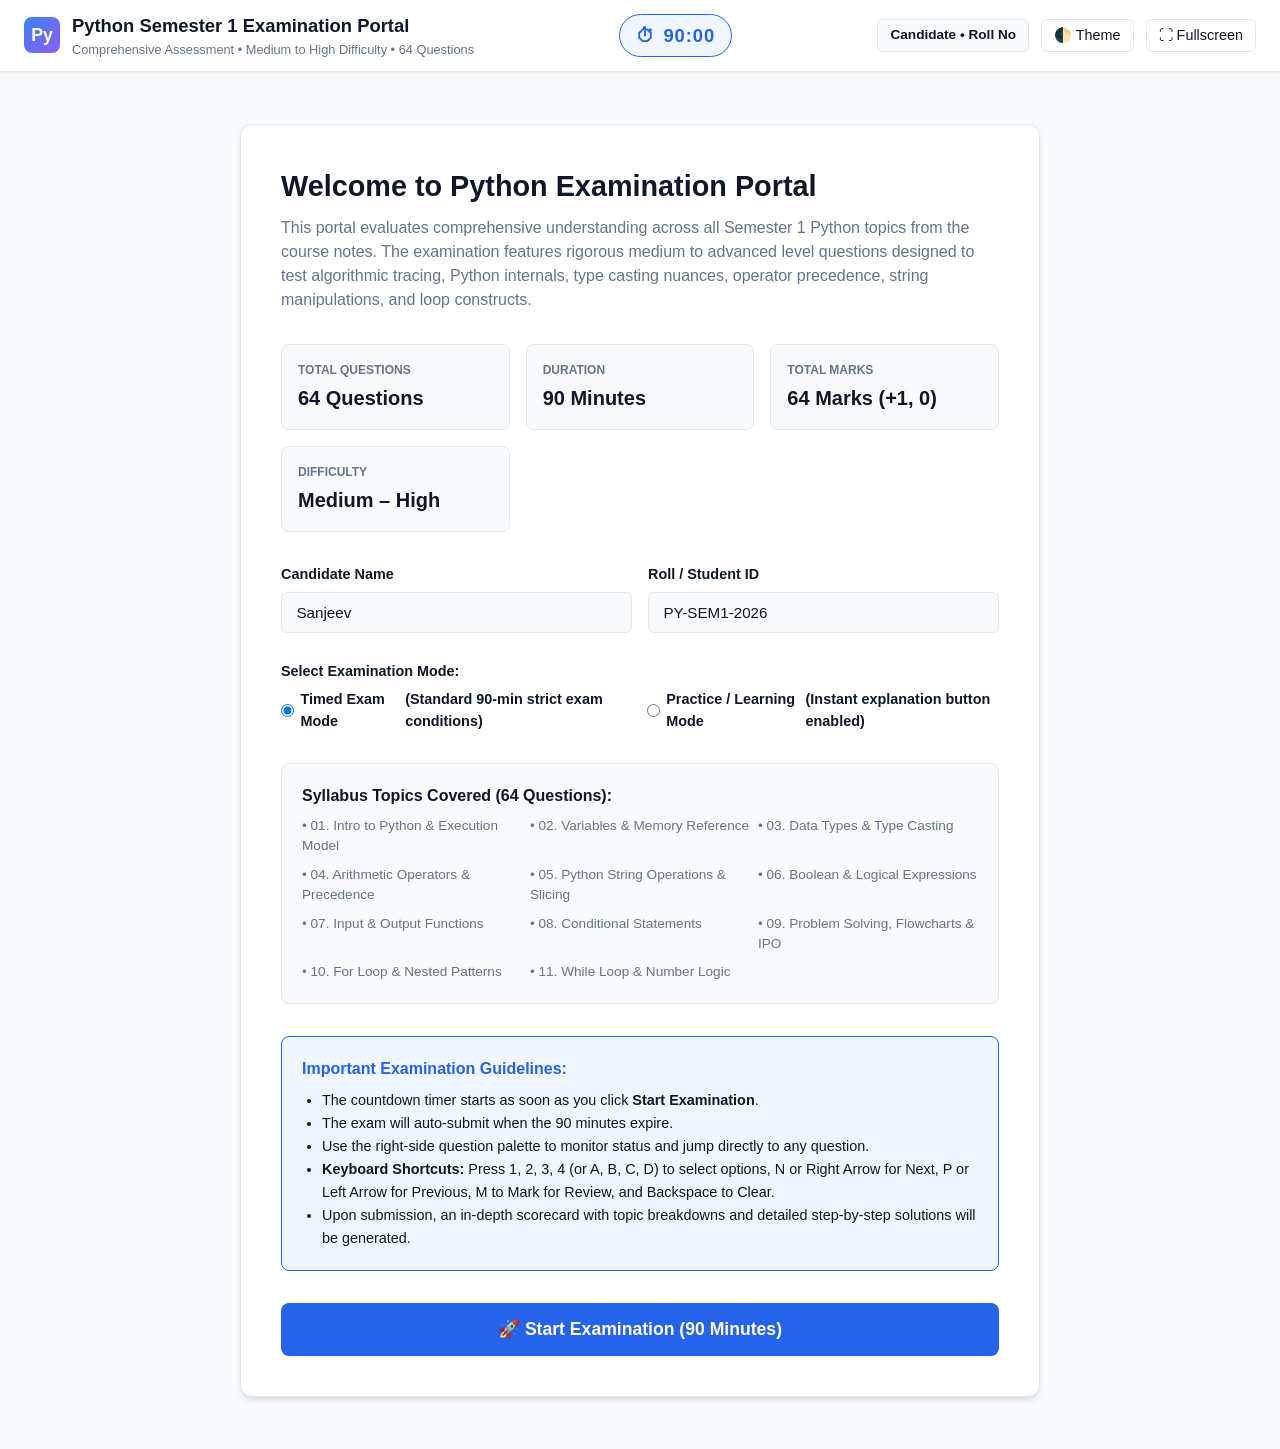
<file: firsttest.html>
<!DOCTYPE html>
<html lang="en">
<head>
  <meta charset="UTF-8">
  <meta name="viewport" content="width=device-width, initial-scale=1.0">
  <title>Python Examination Portal | Semester 1</title>
  <style>
/* Modern Exam Portal CSS */
:root {
  --primary: #2563eb;
  --primary-hover: #1d4ed8;
  --primary-light: #eff6ff;
  --success: #16a34a;
  --success-light: #f0fdf4;
  --danger: #dc2626;
  --danger-light: #fef2f2;
  --warning: #d97706;
  --warning-light: #fffbeb;
  --review: #7c3aed;
  --review-light: #f5f3ff;
  --not-visited: #94a3b8;
  --not-visited-light: #f1f5f9;
  
  --bg-main: #f8fafc;
  --bg-card: #ffffff;
  --bg-sidebar: #ffffff;
  --text-main: #0f172a;
  --text-muted: #64748b;
  --border: #e2e8f0;
  --border-focus: #3b82f6;
  --shadow-sm: 0 1px 2px 0 rgb(0 0 0 / 0.05);
  --shadow-md: 0 4px 6px -1px rgb(0 0 0 / 0.1), 0 2px 4px -2px rgb(0 0 0 / 0.1);
  --shadow-lg: 0 10px 15px -3px rgb(0 0 0 / 0.1), 0 4px 6px -4px rgb(0 0 0 / 0.1);
  --code-bg: #1e293b;
  --code-text: #f8fafc;
}

[data-theme="dark"] {
  --bg-main: #0b1120;
  --bg-card: #1e293b;
  --bg-sidebar: #131d31;
  --text-main: #f8fafc;
  --text-muted: #94a3b8;
  --border: #334155;
  --border-focus: #60a5fa;
  --primary-light: #1e3a8a33;
  --success-light: #14532d33;
  --danger-light: #7f1d1d33;
  --warning-light: #78350f33;
  --review-light: #581c8733;
  --not-visited-light: #334155;
  --code-bg: #090e17;
}

* {
  box-sizing: border-box;
  margin: 0;
  padding: 0;
  font-family: -apple-system, BlinkMacSystemFont, "Segoe UI", Roboto, Helvetica, Arial, sans-serif;
}

body {
  background-color: var(--bg-main);
  color: var(--text-main);
  line-height: 1.5;
  min-height: 100vh;
}

/* Header */
.portal-header {
  background: var(--bg-card);
  border-bottom: 1px solid var(--border);
  padding: 0.75rem 1.5rem;
  display: flex;
  align-items: center;
  justify-content: space-between;
  position: sticky;
  top: 0;
  z-index: 50;
  box-shadow: var(--shadow-sm);
}

.brand-section {
  display: flex;
  align-items: center;
  gap: 0.75rem;
}

.brand-logo {
  width: 36px;
  height: 36px;
  background: linear-gradient(135deg, #3b82f6, #8b5cf6);
  border-radius: 8px;
  display: flex;
  align-items: center;
  justify-content: center;
  color: white;
  font-weight: 700;
  font-size: 1.1rem;
}

.brand-title {
  font-size: 1.15rem;
  font-weight: 700;
  color: var(--text-main);
}

.brand-sub {
  font-size: 0.8rem;
  color: var(--text-muted);
}

.timer-container {
  display: flex;
  align-items: center;
  gap: 0.5rem;
  background: var(--primary-light);
  padding: 0.4rem 1rem;
  border-radius: 9999px;
  border: 1px solid var(--primary);
  font-weight: 700;
  font-size: 1.15rem;
  color: var(--primary);
  letter-spacing: 0.05em;
  transition: all 0.3s ease;
}

.timer-container.warning {
  background: var(--warning-light);
  border-color: var(--warning);
  color: var(--warning);
}

.timer-container.danger {
  background: var(--danger-light);
  border-color: var(--danger);
  color: var(--danger);
  animation: pulse 1s infinite;
}

@keyframes pulse {
  0%, 100% { opacity: 1; transform: scale(1); }
  50% { opacity: 0.85; transform: scale(1.03); }
}

.header-actions {
  display: flex;
  align-items: center;
  gap: 0.75rem;
}

.candidate-badge {
  background: var(--bg-main);
  padding: 0.35rem 0.75rem;
  border-radius: 6px;
  border: 1px solid var(--border);
  font-size: 0.85rem;
  font-weight: 600;
}

.icon-btn {
  background: transparent;
  border: 1px solid var(--border);
  color: var(--text-main);
  padding: 0.45rem 0.75rem;
  border-radius: 6px;
  cursor: pointer;
  font-size: 0.9rem;
  display: inline-flex;
  align-items: center;
  gap: 0.35rem;
  transition: all 0.2s;
}

.icon-btn:hover {
  background: var(--bg-main);
}

/* Container */
.main-wrapper {
  max-width: 1440px;
  margin: 0 auto;
  padding: 1.25rem;
}

/* Welcome / Setup Screen */
.welcome-screen {
  max-width: 800px;
  margin: 2rem auto;
  background: var(--bg-card);
  padding: 2.5rem;
  border-radius: 12px;
  border: 1px solid var(--border);
  box-shadow: var(--shadow-md);
}

.welcome-title {
  font-size: 1.8rem;
  font-weight: 800;
  margin-bottom: 0.5rem;
  color: var(--text-main);
}

.welcome-desc {
  color: var(--text-muted);
  margin-bottom: 2rem;
  font-size: 1rem;
}

.exam-meta-grid {
  display: grid;
  grid-template-columns: repeat(auto-fit, minmax(180px, 1fr));
  gap: 1rem;
  margin-bottom: 2rem;
}

.meta-card {
  background: var(--bg-main);
  padding: 1rem;
  border-radius: 8px;
  border: 1px solid var(--border);
}

.meta-card .label {
  font-size: 0.75rem;
  color: var(--text-muted);
  text-transform: uppercase;
  font-weight: 600;
}

.meta-card .val {
  font-size: 1.25rem;
  font-weight: 700;
  margin-top: 0.25rem;
  color: var(--text-main);
}

.form-group {
  margin-bottom: 1.25rem;
}

.form-group label {
  display: block;
  font-weight: 600;
  font-size: 0.9rem;
  margin-bottom: 0.4rem;
}

.form-control {
  width: 100%;
  padding: 0.7rem 0.9rem;
  border-radius: 6px;
  border: 1px solid var(--border);
  background: var(--bg-main);
  color: var(--text-main);
  font-size: 0.95rem;
  outline: none;
  transition: border-color 0.2s;
}

.form-control:focus {
  border-color: var(--border-focus);
}

.instructions-card {
  background: var(--primary-light);
  border: 1px solid var(--primary);
  border-radius: 8px;
  padding: 1.25rem;
  margin-bottom: 2rem;
}

.instructions-card h4 {
  color: var(--primary);
  margin-bottom: 0.5rem;
}

.instructions-card ul {
  padding-left: 1.25rem;
  font-size: 0.9rem;
  line-height: 1.6;
}

.btn-primary {
  background: var(--primary);
  color: white;
  border: none;
  padding: 0.8rem 1.5rem;
  font-size: 1rem;
  font-weight: 600;
  border-radius: 8px;
  cursor: pointer;
  display: inline-flex;
  align-items: center;
  gap: 0.5rem;
  transition: background 0.2s;
}

.btn-primary:hover {
  background: var(--primary-hover);
}

/* Exam Layout */
.exam-layout {
  display: grid;
  grid-template-columns: 1fr 340px;
  gap: 1.5rem;
  min-height: calc(100vh - 110px);
}

@media (max-width: 1024px) {
  .exam-layout {
    grid-template-columns: 1fr;
  }
}

/* Left / Main Question Area */
.question-panel {
  background: var(--bg-card);
  border: 1px solid var(--border);
  border-radius: 12px;
  padding: 1.75rem;
  display: flex;
  flex-direction: column;
  box-shadow: var(--shadow-sm);
}

.q-header {
  display: flex;
  align-items: center;
  justify-content: space-between;
  margin-bottom: 1.25rem;
  padding-bottom: 1rem;
  border-bottom: 1px solid var(--border);
  flex-wrap: wrap;
  gap: 0.5rem;
}

.q-badge-group {
  display: flex;
  align-items: center;
  gap: 0.5rem;
  flex-wrap: wrap;
}

.badge {
  font-size: 0.75rem;
  font-weight: 700;
  padding: 0.3rem 0.6rem;
  border-radius: 4px;
  text-transform: uppercase;
  letter-spacing: 0.05em;
}

.badge-topic {
  background: var(--primary-light);
  color: var(--primary);
  border: 1px solid var(--primary);
}

.badge-difficulty-medium {
  background: #fef3c7;
  color: #b45309;
}

.badge-difficulty-high {
  background: #fee2e2;
  color: #b91c1c;
}

.badge-marks {
  background: var(--bg-main);
  color: var(--text-muted);
  border: 1px solid var(--border);
}

.q-title {
  font-size: 1.2rem;
  font-weight: 600;
  line-height: 1.6;
  margin-bottom: 1rem;
  color: var(--text-main);
}

.code-container {
  background: var(--code-bg);
  color: var(--code-text);
  border-radius: 8px;
  padding: 1rem 1.25rem;
  font-family: "SFMono-Regular", Consolas, "Liberation Mono", Menlo, monospace;
  font-size: 0.95rem;
  line-height: 1.5;
  white-space: pre;
  overflow-x: auto;
  margin-bottom: 1.5rem;
  position: relative;
  border: 1px solid var(--border);
}

/* Options */
.options-group {
  display: flex;
  flex-direction: column;
  gap: 0.85rem;
  margin-bottom: 2rem;
}

.option-card {
  display: flex;
  align-items: flex-start;
  gap: 1rem;
  background: var(--bg-main);
  border: 1.5px solid var(--border);
  padding: 1rem 1.25rem;
  border-radius: 8px;
  cursor: pointer;
  transition: all 0.2s ease;
  user-select: none;
}

.option-card:hover {
  border-color: var(--primary);
  background: var(--primary-light);
}

.option-card.selected {
  border-color: var(--primary);
  background: var(--primary-light);
  box-shadow: 0 0 0 1px var(--primary);
}

.option-marker {
  width: 28px;
  height: 28px;
  border-radius: 50%;
  border: 1.5px solid var(--border);
  display: flex;
  align-items: center;
  justify-content: center;
  font-size: 0.85rem;
  font-weight: 700;
  flex-shrink: 0;
  background: var(--bg-card);
  transition: all 0.2s;
}

.option-card.selected .option-marker {
  background: var(--primary);
  border-color: var(--primary);
  color: white;
}

.option-text {
  font-size: 1rem;
  color: var(--text-main);
  flex-grow: 1;
  padding-top: 2px;
  line-height: 1.4;
}

/* Question Action Footer */
.q-footer {
  margin-top: auto;
  padding-top: 1.25rem;
  border-top: 1px solid var(--border);
  display: flex;
  align-items: center;
  justify-content: space-between;
  flex-wrap: wrap;
  gap: 0.75rem;
}

.footer-left {
  display: flex;
  align-items: center;
  gap: 0.5rem;
  flex-wrap: wrap;
}

.btn-secondary {
  background: var(--bg-main);
  color: var(--text-main);
  border: 1px solid var(--border);
  padding: 0.65rem 1.15rem;
  border-radius: 6px;
  font-weight: 600;
  cursor: pointer;
  transition: background 0.2s;
}

.btn-secondary:hover {
  background: var(--border);
}

.btn-review {
  background: var(--review-light);
  color: var(--review);
  border: 1px solid var(--review);
  padding: 0.65rem 1.15rem;
  border-radius: 6px;
  font-weight: 600;
  cursor: pointer;
  transition: all 0.2s;
}

.btn-review:hover {
  background: var(--review);
  color: white;
}

.btn-clear {
  background: transparent;
  color: var(--text-muted);
  border: 1px solid transparent;
  padding: 0.65rem 1rem;
  border-radius: 6px;
  font-weight: 600;
  cursor: pointer;
  transition: all 0.2s;
}

.btn-clear:hover {
  color: var(--danger);
  background: var(--danger-light);
}

/* Practice explanation box */
.practice-explanation {
  margin-top: 1.5rem;
  padding: 1.25rem;
  background: var(--success-light);
  border: 1px solid var(--success);
  border-radius: 8px;
  display: none;
}

.practice-explanation.active {
  display: block;
}

.practice-explanation h5 {
  color: var(--success);
  font-weight: 700;
  margin-bottom: 0.5rem;
  display: flex;
  align-items: center;
  gap: 0.4rem;
}

.practice-explanation p {
  font-size: 0.95rem;
  line-height: 1.6;
}

/* Right Column / Question Palette */
.palette-panel {
  background: var(--bg-sidebar);
  border: 1px solid var(--border);
  border-radius: 12px;
  padding: 1.25rem;
  display: flex;
  flex-direction: column;
  box-shadow: var(--shadow-sm);
  max-height: calc(100vh - 110px);
  position: sticky;
  top: 80px;
}

.palette-title {
  font-size: 1.05rem;
  font-weight: 700;
  margin-bottom: 0.75rem;
}

.palette-legend {
  display: grid;
  grid-template-columns: 1fr 1fr;
  gap: 0.5rem;
  margin-bottom: 1rem;
  padding-bottom: 0.75rem;
  border-bottom: 1px solid var(--border);
  font-size: 0.75rem;
}

.legend-item {
  display: flex;
  align-items: center;
  gap: 0.4rem;
  color: var(--text-muted);
}

.status-dot {
  width: 14px;
  height: 14px;
  border-radius: 4px;
  flex-shrink: 0;
}

.dot-answered { background: var(--success); }
.dot-not-answered { background: var(--danger); }
.dot-review { background: var(--review); }
.dot-review-answered { 
  background: var(--review); 
  position: relative;
}
.dot-review-answered::after {
  content: "";
  position: absolute;
  bottom: 1px;
  right: 1px;
  width: 5px;
  height: 5px;
  background: #22c55e;
  border-radius: 50%;
}
.dot-not-visited { background: var(--not-visited); }

.palette-filters {
  display: flex;
  gap: 0.4rem;
  margin-bottom: 0.75rem;
}

.filter-btn {
  background: var(--bg-main);
  border: 1px solid var(--border);
  color: var(--text-muted);
  font-size: 0.75rem;
  font-weight: 600;
  padding: 0.25rem 0.5rem;
  border-radius: 4px;
  cursor: pointer;
  flex: 1;
  text-align: center;
}

.filter-btn.active {
  background: var(--primary);
  color: white;
  border-color: var(--primary);
}

.palette-grid {
  display: grid;
  grid-template-columns: repeat(6, 1fr);
  gap: 0.45rem;
  overflow-y: auto;
  max-height: 380px;
  padding-right: 0.25rem;
  margin-bottom: 1.25rem;
}

.q-btn {
  height: 38px;
  border: 1px solid transparent;
  border-radius: 6px;
  font-size: 0.85rem;
  font-weight: 700;
  cursor: pointer;
  transition: all 0.2s;
  display: flex;
  align-items: center;
  justify-content: center;
  position: relative;
}

.q-btn.current {
  box-shadow: 0 0 0 2px var(--primary), 0 0 0 4px var(--primary-light);
  transform: scale(1.05);
  z-index: 2;
}

.q-btn.not-visited {
  background: var(--not-visited-light);
  color: var(--text-muted);
  border-color: var(--border);
}

.q-btn.not-answered {
  background: var(--danger);
  color: white;
}

.q-btn.answered {
  background: var(--success);
  color: white;
}

.q-btn.review {
  background: var(--review);
  color: white;
}

.q-btn.review-answered {
  background: var(--review);
  color: white;
}

.q-btn.review-answered::after {
  content: "✔";
  position: absolute;
  top: 1px;
  right: 2px;
  font-size: 9px;
  color: #86efac;
}

.btn-submit-exam {
  width: 100%;
  background: var(--primary);
  color: white;
  border: none;
  padding: 0.85rem;
  font-size: 1rem;
  font-weight: 700;
  border-radius: 8px;
  cursor: pointer;
  margin-top: auto;
  transition: background 0.2s;
}

.btn-submit-exam:hover {
  background: var(--primary-hover);
}

/* Modals */
.modal-overlay {
  position: fixed;
  inset: 0;
  background: rgba(0, 0, 0, 0.6);
  backdrop-filter: blur(4px);
  display: none;
  align-items: center;
  justify-content: center;
  z-index: 100;
  padding: 1.5rem;
}

.modal-overlay.active {
  display: flex;
}

.modal-card {
  background: var(--bg-card);
  border-radius: 12px;
  width: 100%;
  max-width: 520px;
  padding: 2rem;
  border: 1px solid var(--border);
  box-shadow: var(--shadow-lg);
  animation: modalIn 0.2s ease-out;
}

@keyframes modalIn {
  from { opacity: 0; transform: scale(0.95); }
  to { opacity: 1; transform: scale(1); }
}

.modal-title {
  font-size: 1.4rem;
  font-weight: 800;
  margin-bottom: 0.75rem;
}

.summary-stats-box {
  background: var(--bg-main);
  border-radius: 8px;
  border: 1px solid var(--border);
  padding: 1rem;
  display: grid;
  grid-template-columns: 1fr 1fr;
  gap: 0.75rem;
  margin: 1.25rem 0;
}

.summary-stat-item {
  display: flex;
  flex-direction: column;
}

.summary-stat-item .stat-label {
  font-size: 0.8rem;
  color: var(--text-muted);
}

.summary-stat-item .stat-val {
  font-size: 1.25rem;
  font-weight: 800;
}

.modal-actions {
  display: flex;
  gap: 0.75rem;
  justify-content: flex-end;
  margin-top: 1.5rem;
}

/* Results Dashboard */
.results-screen {
  max-width: 1000px;
  margin: 1.5rem auto;
  display: flex;
  flex-direction: column;
  gap: 1.5rem;
}

.result-hero {
  background: linear-gradient(135deg, #1e3a8a, #3b82f6);
  color: white;
  border-radius: 12px;
  padding: 2.25rem;
  display: flex;
  justify-content: space-between;
  align-items: center;
  flex-wrap: wrap;
  gap: 1.5rem;
}

.result-hero-text h2 {
  font-size: 2rem;
  font-weight: 800;
  margin-bottom: 0.25rem;
}

.result-score-circle {
  background: rgba(255, 255, 255, 0.15);
  border: 4px solid rgba(255, 255, 255, 0.4);
  border-radius: 50%;
  width: 130px;
  height: 130px;
  display: flex;
  flex-direction: column;
  align-items: center;
  justify-content: center;
}

.result-score-circle .score-num {
  font-size: 2.4rem;
  font-weight: 900;
  line-height: 1;
}

.result-score-circle .score-total {
  font-size: 0.85rem;
  opacity: 0.9;
}

.topic-breakdown-card {
  background: var(--bg-card);
  border: 1px solid var(--border);
  border-radius: 12px;
  padding: 1.75rem;
}

.topic-bar-item {
  margin-bottom: 1rem;
}

.topic-bar-header {
  display: flex;
  justify-content: space-between;
  font-size: 0.9rem;
  font-weight: 600;
  margin-bottom: 0.35rem;
}

.progress-track {
  background: var(--bg-main);
  border-radius: 9999px;
  height: 10px;
  overflow: hidden;
  border: 1px solid var(--border);
}

.progress-fill {
  height: 100%;
  border-radius: 9999px;
  transition: width 0.5s ease-out;
}

/* Solutions Review List */
.solutions-container {
  display: flex;
  flex-direction: column;
  gap: 1.25rem;
}

.review-item {
  background: var(--bg-card);
  border: 1px solid var(--border);
  border-radius: 12px;
  padding: 1.5rem;
}

.review-item.is-correct {
  border-left: 5px solid var(--success);
}

.review-item.is-incorrect {
  border-left: 5px solid var(--danger);
}

.review-item.is-skipped {
  border-left: 5px solid var(--warning);
}

.explanation-callout {
  margin-top: 1rem;
  background: var(--bg-main);
  border: 1px solid var(--border);
  border-radius: 8px;
  padding: 1rem;
  font-size: 0.92rem;
  line-height: 1.6;
}

.opt-review-card {
  padding: 0.6rem 0.9rem;
  border-radius: 6px;
  border: 1px solid var(--border);
  margin-top: 0.4rem;
  font-size: 0.92rem;
}

.opt-review-card.correct {
  background: var(--success-light);
  border-color: var(--success);
  color: var(--success);
  font-weight: 700;
}

.opt-review-card.wrong-selected {
  background: var(--danger-light);
  border-color: var(--danger);
  color: var(--danger);
  font-weight: 700;
}

/* Print Styles */
@media print {
  body {
    background: white;
    color: black;
  }
  .portal-header, .btn-submit-exam, .icon-btn, .footer-left, .btn-primary {
    display: none !important;
  }
  .exam-layout {
    display: block;
  }
  .palette-panel {
    display: none !important;
  }
}

</style>
</head>
<body>

  <!-- Top Navigation Header -->
  <header class="portal-header">
    <div class="brand-section">
      <div class="brand-logo">Py</div>
      <div>
        <div class="brand-title">Python Semester 1 Examination Portal</div>
        <div class="brand-sub">Comprehensive Assessment &bull; Medium to High Difficulty &bull; 64 Questions</div>
      </div>
    </div>

    <!-- Live Timer -->
    <div class="timer-container" id="timerBadge">
      <span>⏱</span>
      <span id="timerDisplay">90:00</span>
    </div>

    <!-- Header Actions -->
    <div class="header-actions">
      <div class="candidate-badge">
        <span id="badgeCandidateName">Candidate</span> &bull; <span id="badgeRoll">Roll No</span>
      </div>
      <button class="icon-btn" onclick="toggleTheme()" title="Toggle Dark/Light Mode">🌓 Theme</button>
      <button class="icon-btn" onclick="toggleFullScreen()" title="Fullscreen Mode">⛶ Fullscreen</button>
    </div>
  </header>

  <main class="main-wrapper">

    <!-- 1. WELCOME & REGISTRATION SCREEN -->
    <section class="welcome-screen" id="welcomeScreen">
      <h1 class="welcome-title">Welcome to Python Examination Portal</h1>
      <p class="welcome-desc">
        This portal evaluates comprehensive understanding across all Semester 1 Python topics from the course notes. The examination features rigorous medium to advanced level questions designed to test algorithmic tracing, Python internals, type casting nuances, operator precedence, string manipulations, and loop constructs.
      </p>

      <!-- Exam Meta Cards -->
      <div class="exam-meta-grid">
        <div class="meta-card">
          <div class="label">Total Questions</div>
          <div class="val">64 Questions</div>
        </div>
        <div class="meta-card">
          <div class="label">Duration</div>
          <div class="val">90 Minutes</div>
        </div>
        <div class="meta-card">
          <div class="label">Total Marks</div>
          <div class="val">64 Marks (+1, 0)</div>
        </div>
        <div class="meta-card">
          <div class="label">Difficulty</div>
          <div class="val">Medium – High</div>
        </div>
      </div>

      <!-- Candidate Details -->
      <div style="display: grid; grid-template-columns: 1fr 1fr; gap: 1rem;">
        <div class="form-group">
          <label for="inputName">Candidate Name</label>
          <input type="text" id="inputName" class="form-control" value="Sanjeev" placeholder="Enter your full name">
        </div>
        <div class="form-group">
          <label for="inputRoll">Roll / Student ID</label>
          <input type="text" id="inputRoll" class="form-control" value="PY-SEM1-2026" placeholder="Enter roll number">
        </div>
      </div>

      <!-- Mode Selection -->
      <div class="form-group" style="margin-top: 0.5rem; margin-bottom: 1.5rem;">
        <label>Select Examination Mode:</label>
        <div style="display: flex; gap: 1.5rem; margin-top: 0.4rem;">
          <label style="display: flex; align-items: center; gap: 0.4rem; cursor: pointer;">
            <input type="radio" name="examMode" value="timed" checked>
            <strong>Timed Exam Mode</strong> (Standard 90-min strict exam conditions)
          </label>
          <label style="display: flex; align-items: center; gap: 0.4rem; cursor: pointer;">
            <input type="radio" name="examMode" value="practice">
            <strong>Practice / Learning Mode</strong> (Instant explanation button enabled)
          </label>
        </div>
      </div>

      <!-- Syllabus Topics Covered -->
      <div class="instructions-card" style="background: var(--bg-main); border-color: var(--border);">
        <h4 style="color: var(--text-main);">Syllabus Topics Covered (64 Questions):</h4>
        <div style="display: grid; grid-template-columns: repeat(auto-fit, minmax(220px, 1fr)); gap: 0.5rem; margin-top: 0.5rem; font-size: 0.85rem; color: var(--text-muted);">
          <div>&bull; 01. Intro to Python & Execution Model</div>
          <div>&bull; 02. Variables & Memory Reference</div>
          <div>&bull; 03. Data Types & Type Casting</div>
          <div>&bull; 04. Arithmetic Operators & Precedence</div>
          <div>&bull; 05. Python String Operations & Slicing</div>
          <div>&bull; 06. Boolean & Logical Expressions</div>
          <div>&bull; 07. Input & Output Functions</div>
          <div>&bull; 08. Conditional Statements</div>
          <div>&bull; 09. Problem Solving, Flowcharts & IPO</div>
          <div>&bull; 10. For Loop & Nested Patterns</div>
          <div>&bull; 11. While Loop & Number Logic</div>
        </div>
      </div>

      <!-- Rules & Shortcuts -->
      <div class="instructions-card">
        <h4>Important Examination Guidelines:</h4>
        <ul>
          <li>The countdown timer starts as soon as you click <strong>Start Examination</strong>.</li>
          <li>The exam will auto-submit when the 90 minutes expire.</li>
          <li>Use the right-side question palette to monitor status and jump directly to any question.</li>
          <li><strong>Keyboard Shortcuts:</strong> Press <code>1</code>, <code>2</code>, <code>3</code>, <code>4</code> (or <code>A</code>, <code>B</code>, <code>C</code>, <code>D</code>) to select options, <code>N</code> or <code>Right Arrow</code> for Next, <code>P</code> or <code>Left Arrow</code> for Previous, <code>M</code> to Mark for Review, and <code>Backspace</code> to Clear.</li>
          <li>Upon submission, an in-depth scorecard with topic breakdowns and detailed step-by-step solutions will be generated.</li>
        </ul>
      </div>

      <button class="btn-primary" onclick="startExam()" style="width: 100%; justify-content: center; padding: 1rem; font-size: 1.1rem;">
        🚀 Start Examination (90 Minutes)
      </button>
    </section>


    <!-- 2. ACTIVE EXAM INTERFACE -->
    <section class="exam-layout" id="examInterface" style="display: none;">
      
      <!-- Left / Center: Question Panel -->
      <div class="question-panel">
        <div class="q-header">
          <div class="q-badge-group">
            <span id="qNumberText" style="font-weight: 800; font-size: 1.1rem; color: var(--primary);">Question 1 of 64</span>
            <span class="badge badge-topic" id="qTopicBadge">Topic</span>
            <span class="badge" id="qDiffBadge">Difficulty</span>
          </div>
          <div class="badge badge-marks">+1.0 Mark | 0 Negative</div>
        </div>

        <!-- Question text -->
        <h2 class="q-title" id="qQuestionText">Question text loading...</h2>

        <!-- Code block (if present) -->
        <div class="code-container" id="qCodeContainer" style="display: none;"></div>

        <!-- Options list -->
        <div class="options-group" id="qOptionsList"></div>

        <!-- Practice Mode instant explanation -->
        <div class="practice-explanation" id="practiceExplanationBox">
          <h5>💡 Explanation:</h5>
          <p id="practiceExplainContent"></p>
        </div>

        <!-- Footer Actions -->
        <div class="q-footer">
          <div class="footer-left">
            <button class="btn-secondary" id="btnPrev" onclick="prevQuestion()">← Previous</button>
            <button class="btn-clear" onclick="clearResponse()">Clear Response</button>
            <button class="btn-review" onclick="markForReview()">⭐ Mark for Review & Next</button>
            <button class="btn-secondary" id="btnPracticeExplain" onclick="togglePracticeExplanation()" style="display: none; color: #16a34a; border-color: #16a34a;">💡 Show Explanation</button>
          </div>
          <button class="btn-primary" id="btnNext" onclick="nextQuestion()">Save & Next →</button>
        </div>
      </div>

      <!-- Right Column: Question Palette -->
      <aside class="palette-panel">
        <div class="palette-title">Question Palette (64)</div>

        <!-- Status Legend & Counters -->
        <div class="palette-legend">
          <div class="legend-item"><div class="status-dot dot-answered"></div> Answered: <strong id="statAnswered">0</strong></div>
          <div class="legend-item"><div class="status-dot dot-not-answered"></div> Not Answered: <strong id="statNotAnswered">0</strong></div>
          <div class="legend-item"><div class="status-dot dot-review"></div> Marked Review: <strong id="statReview">0</strong></div>
          <div class="legend-item"><div class="status-dot dot-not-visited"></div> Not Visited: <strong id="statNotVisited">64</strong></div>
        </div>

        <!-- Filters -->
        <div class="palette-filters">
          <button class="filter-btn active" id="filter-all" onclick="filterPalette('all')">All (64)</button>
          <button class="filter-btn" id="filter-answered" onclick="filterPalette('answered')">Answered</button>
          <button class="filter-btn" id="filter-unanswered" onclick="filterPalette('unanswered')">Pending</button>
          <button class="filter-btn" id="filter-review" onclick="filterPalette('review')">Marked</button>
        </div>

        <!-- 64 Buttons Grid -->
        <div class="palette-grid" id="paletteGrid"></div>

        <!-- Submit Button -->
        <button class="btn-submit-exam" onclick="openSubmitModal()">🏁 Submit Examination</button>
      </aside>
    </section>


    <!-- 3. SUBMISSION CONFIRMATION MODAL -->
    <div class="modal-overlay" id="submitModal">
      <div class="modal-card">
        <h2 class="modal-title">Confirm Final Submission</h2>
        <p style="color: var(--text-muted); font-size: 0.95rem;">
          Are you sure you want to conclude the examination? You will not be able to change your answers once submitted.
        </p>

        <div class="summary-stats-box">
          <div class="summary-stat-item">
            <span class="stat-label">Total Questions</span>
            <span class="stat-val" id="modalTotalQ">64</span>
          </div>
          <div class="summary-stat-item">
            <span class="stat-label">Attempted / Answered</span>
            <span class="stat-val" id="modalAnsweredQ" style="color: var(--success);">0</span>
          </div>
          <div class="summary-stat-item">
            <span class="stat-label">Unanswered / Skipped</span>
            <span class="stat-val" id="modalUnansweredQ" style="color: var(--danger);">64</span>
          </div>
          <div class="summary-stat-item">
            <span class="stat-label">Marked for Review</span>
            <span class="stat-val" id="modalMarkedQ" style="color: var(--review);">0</span>
          </div>
        </div>

        <div class="modal-actions">
          <button class="btn-secondary" onclick="closeSubmitModal()">Resume Exam</button>
          <button class="btn-primary" style="background: var(--success);" onclick="submitExam()">Yes, Submit Exam</button>
        </div>
      </div>
    </div>


    <!-- 4. RESULTS & ANALYTICS DASHBOARD -->
    <section class="results-screen" id="resultsScreen" style="display: none;">
      
      <!-- Result Hero -->
      <div class="result-hero">
        <div class="result-hero-text">
          <div style="text-transform: uppercase; font-size: 0.85rem; letter-spacing: 0.1em; opacity: 0.85;">Semester 1 Examination Scorecard</div>
          <h2>Python Assessment Results</h2>
          <p id="resCandidate" style="font-size: 1.1rem; opacity: 0.95; margin-bottom: 0.5rem;">Candidate Name</p>
          <div style="display: flex; gap: 0.6rem; flex-wrap: wrap; margin-top: 0.75rem;">
            <span id="resBandBadge" class="badge" style="background: white; color: black; font-size: 0.85rem; padding: 0.4rem 0.8rem;">Performance</span>
            <span class="badge" style="background: rgba(255,255,255,0.2); color: white;">Time Spent: <strong id="resTimeTaken">--</strong></span>
          </div>
        </div>

        <div class="result-score-circle">
          <div class="score-num" id="resScore">0</div>
          <div class="score-total">out of 64</div>
          <div style="font-weight: 700; font-size: 0.9rem; margin-top: 2px;" id="resPercent">0%</div>
        </div>
      </div>

      <!-- Quick Summary Row -->
      <div style="display: grid; grid-template-columns: repeat(auto-fit, minmax(200px, 1fr)); gap: 1rem;">
        <div class="meta-card">
          <div class="label">Correct Answers</div>
          <div class="val" id="resCorrect" style="color: var(--success);">0</div>
        </div>
        <div class="meta-card">
          <div class="label">Incorrect Answers</div>
          <div class="val" id="resIncorrect" style="color: var(--danger);">0</div>
        </div>
        <div class="meta-card">
          <div class="label">Unattempted</div>
          <div class="val" id="resSkipped" style="color: var(--warning);">0</div>
        </div>
      </div>

      <!-- Topic-wise Breakdown Card -->
      <div class="topic-breakdown-card">
        <h3 style="font-size: 1.25rem; font-weight: 800; margin-bottom: 1.25rem;">Topic-Wise Performance Analysis</h3>
        <div id="topicBarsContainer"></div>
      </div>

      <!-- Review Section Header & Filters -->
      <div style="display: flex; justify-content: space-between; align-items: center; flex-wrap: wrap; gap: 1rem; margin-top: 1rem;">
        <h3 style="font-size: 1.35rem; font-weight: 800;">Question-by-Question Solution & Explanations</h3>
        
        <div style="display: flex; gap: 0.5rem; flex-wrap: wrap;">
          <button class="icon-btn" onclick="window.print()">🖨️ Print Scorecard</button>
          <button class="icon-btn" onclick="downloadResultJSON()">📥 Export JSON</button>
          <button class="btn-primary" onclick="retakeExam()">🔄 Retake Exam</button>
        </div>
      </div>

      <!-- Review Filters -->
      <div style="display: flex; gap: 0.5rem; margin-bottom: 0.5rem;">
        <button class="filter-btn review-filter-btn active" id="review-filter-all" onclick="filterReviewSolutions('all')">All Questions (64)</button>
        <button class="filter-btn review-filter-btn" id="review-filter-correct" onclick="filterReviewSolutions('correct')">Correct</button>
        <button class="filter-btn review-filter-btn" id="review-filter-incorrect" onclick="filterReviewSolutions('incorrect')">Incorrect</button>
        <button class="filter-btn review-filter-btn" id="review-filter-skipped" onclick="filterReviewSolutions('skipped')">Skipped</button>
      </div>

      <!-- List of 64 Questions with Explanations -->
      <div class="solutions-container" id="reviewSolutionsList"></div>

    </section>

  </main>

  <!-- Fullscreen helper -->
  <script>
    function toggleFullScreen() {
      if (!document.fullscreenElement) {
        document.documentElement.requestFullscreen().catch(err => {
          console.warn("Fullscreen request error", err);
        });
      } else {
        if (document.exitFullscreen) {
          document.exitFullscreen();
        }
      }
    }
  </script>

  <!-- Load Data and App Engine -->
  
  
<script>
// Python Semester 1 Exam Questions Dataset (64 Questions)
const EXAM_QUESTIONS = [
  {
    "id": 1,
    "topic": "Python Fundamentals & Execution Model",
    "difficulty": "Medium",
    "question": "Which of the following correctly describes the execution workflow of a standard Python program (CPython)?",
    "code": "",
    "options": [
      "Source Code (.py) is converted directly into C code, which is then compiled by a C compiler into an executable binary",
      "Source Code (.py) is compiled into intermediate Bytecode (.pyc), which is then interpreted by the Python Virtual Machine (PVM)",
      "Python does not perform any compilation; the CPU directly executes the text lines of the .py file",
      "Source Code (.py) is directly translated into native Machine Code by the operating system kernel"
    ],
    "correctIndex": 1,
    "explanation": "CPython is a two-stage execution system: first, the source code (.py) is compiled into platform-independent intermediate instructions called bytecode (often cached in __pycache__ as .pyc files). Next, the Python Virtual Machine (PVM) interprets and executes this bytecode."
  },
  {
    "id": 2,
    "topic": "Python Fundamentals & Execution Model",
    "difficulty": "Medium",
    "question": "Consider the following code snippet. Why does Python execute this without throwing a compilation or type declaration error?",
    "code": "val = 42\nval = \"Hello Python\"\nval = [1, 2, 3]",
    "options": [
      "Line 2 actually causes a compile-time TypeError unless explicit typecast is provided",
      "The compiler declares all variables as void pointers before execution",
      "Python automatically converts all variables to string type under the hood",
      "Python is dynamically typed; data types are associated with objects/values in memory, not with the variable names themselves"
    ],
    "correctIndex": 3,
    "explanation": "In Python, variable names are simply symbolic references (pointers) bound to objects stored in memory. Because Python is dynamically typed, a variable name can refer to an integer object, and then subsequently be rebound to a string or list object without any declaration."
  },
  {
    "id": 3,
    "topic": "Python Fundamentals & Execution Model",
    "difficulty": "High",
    "question": "What will be printed when the following code is executed?",
    "code": "def calculate():\n    \"\"\"Docstring Alpha\"\"\"\n    x = 100\n    \"\"\"Docstring Beta\"\"\"\n    return x\n\nprint(calculate.__doc__)",
    "options": [
      "Docstring Beta",
      "None",
      "Docstring Alpha\\nDocstring Beta",
      "Docstring Alpha"
    ],
    "correctIndex": 3,
    "explanation": "Python defines a function's docstring (__doc__) strictly as the first statement in the function body if it is an unassigned string literal. The second string literal after `x = 100` is simply an unassigned expression statement and is ignored by Python's docstring mechanism."
  },
  {
    "id": 4,
    "topic": "Python Fundamentals & Execution Model",
    "difficulty": "High",
    "question": "Which of the following statements regarding Python comments and execution is FALSE?",
    "code": "",
    "options": [
      "Multi-line comments using /* ... */ are standard syntax in Python 3",
      "An unassigned multi-line string ('''...''') inside code is a valid string literal that evaluates and gets discarded at runtime if not bound",
      "Comments starting with '#' are ignored by the Python lexical analyzer and do not generate bytecode",
      "Python was created by Guido van Rossum and first released in 1991"
    ],
    "correctIndex": 0,
    "explanation": "Python does NOT support C/Java style `/* ... */` multi-line comments. Python only has single-line comments starting with `#`. For multi-line documentation, triple-quoted string literals are used as docstrings or discarded expressions."
  },
  {
    "id": 5,
    "topic": "Variables & Memory References",
    "difficulty": "Medium",
    "question": "Which of the following identifier names is valid according to Python's lexical naming rules?",
    "code": "",
    "options": [
      "_valid_total_9",
      "student-name",
      "pass",
      "2nd_variable"
    ],
    "correctIndex": 0,
    "explanation": "Python identifier rules: must begin with a letter (a-z, A-Z) or an underscore (_); cannot start with a digit (eliminates '2nd_variable'); cannot contain hyphens or spaces (eliminates 'student-name'); and cannot be a reserved keyword (eliminates 'pass'). Therefore, '_valid_total_9' is the only valid identifier."
  },
  {
    "id": 6,
    "topic": "Variables & Memory References",
    "difficulty": "High",
    "question": "What will be the output of the following simultaneous assignment?",
    "code": "a, b = 4, 9\na, b = b, a + b\nprint(a, b)",
    "options": [
      "9 18",
      "4 13",
      "13 13",
      "9 13"
    ],
    "correctIndex": 3,
    "explanation": "In Python, during simultaneous assignment (`a, b = b, a + b`), the entire right-hand side is evaluated first before any binding occurs: `(b, a + b)` evaluates to `(9, 4 + 9)` = `(9, 13)`. Then unpacking assigns `a = 9` and `b = 13`."
  },
  {
    "id": 7,
    "topic": "Variables & Memory References",
    "difficulty": "High",
    "question": "What is the output of the following code snippet?",
    "code": "x = y = 50\nx += 15\nprint(x, y)",
    "options": [
      "50 50",
      "65 50",
      "65 65",
      "TypeError: chained assignment target cannot be modified"
    ],
    "correctIndex": 1,
    "explanation": "Integers are immutable in Python. Initially, both `x` and `y` reference the integer object 50. When `x += 15` is executed, Python computes `50 + 15 = 65` and rebinds `x` to a new integer object 65. `y` continues referencing the original integer object 50."
  },
  {
    "id": 8,
    "topic": "Variables & Memory References",
    "difficulty": "Medium",
    "question": "What will be printed by the following code?",
    "code": "m = 100\nn = m\nm = 300\nn = n + 50\nprint(m, n)",
    "options": [
      "300 150",
      "100 150",
      "300 350",
      "350 150"
    ],
    "correctIndex": 0,
    "explanation": "`m` is assigned 100. `n` references the same value (100). Then `m` is reassigned to 300. `n` is reassigned to `100 + 50 = 150`. Therefore, `m` is 300 and `n` is 150."
  },
  {
    "id": 9,
    "topic": "Variables & Memory References",
    "difficulty": "High",
    "question": "What is the exact outcome of executing the following Python code?",
    "code": "score = 95\nif score > 50:\n    del score\nprint(score)",
    "options": [
      "Prints 0",
      "Raises NameError: name 'score' is not defined",
      "Prints None",
      "Prints 95"
    ],
    "correctIndex": 1,
    "explanation": "The `del` statement removes the variable binding `score` from the local/global namespace. When `print(score)` attempts to resolve the name on the subsequent line, Python raises `NameError: name 'score' is not defined`."
  },
  {
    "id": 10,
    "topic": "Data Types & Type Casting",
    "difficulty": "High",
    "question": "What occurs when Python evaluates the expression `int('38.9')`?",
    "code": "num = int(\"38.9\")",
    "options": [
      "ValueError: invalid literal for int() with base 10: '38.9'",
      "TypeError: string contains floating-point representation",
      "num becomes 38 (truncation)",
      "num becomes 39 (rounding)"
    ],
    "correctIndex": 0,
    "explanation": "The built-in function `int()` with base 10 requires a string consisting purely of integer characters (optionally signed). If the string contains a decimal point, `int()` raises a ValueError. To parse it properly, one must write `int(float('38.9'))`."
  },
  {
    "id": 11,
    "topic": "Data Types & Type Casting",
    "difficulty": "High",
    "question": "What will be printed by the following code?",
    "code": "print(bool(\"False\"), bool(\"0\"), bool(\"\"), bool(None))",
    "options": [
      "True False False False",
      "True True False False",
      "False True False False",
      "False False False False"
    ],
    "correctIndex": 1,
    "explanation": "In Python, any non-empty string evaluates to truthy (`True`), regardless of its characters. Therefore, `bool('False')` is `True` and `bool('0')` is `True`. An empty string `\"\"` and the singleton `None` are falsy (`False`)."
  },
  {
    "id": 12,
    "topic": "Data Types & Type Casting",
    "difficulty": "Medium",
    "question": "What is the return value of `type(type(100))` in Python?",
    "code": "",
    "options": [
      "<class 'NoneType'>",
      "<class 'object'>",
      "<class 'type'>",
      "<class 'int'>"
    ],
    "correctIndex": 2,
    "explanation": "`type(100)` evaluates to `<class 'int'>`. Since classes and types in Python 3 are themselves instances of the metaclass `type`, `type(<class 'int'>)` returns `<class 'type'>`."
  },
  {
    "id": 13,
    "topic": "Data Types & Type Casting",
    "difficulty": "High",
    "question": "What will be the output of evaluating the expression `0.1 + 0.2 == 0.3`?",
    "code": "print(0.1 + 0.2 == 0.3)",
    "options": [
      "FloatingPointError",
      "False",
      "True",
      "None"
    ],
    "correctIndex": 1,
    "explanation": "Python uses IEEE 754 double-precision binary floats. Decimal numbers like 0.1 and 0.2 cannot be represented with exact finite precision in base-2 binary. In Python, `0.1 + 0.2` results in `0.30000000000000004`, which is not equal to `0.3`. Hence the equality test returns `False`."
  },
  {
    "id": 14,
    "topic": "Data Types & Type Casting",
    "difficulty": "Medium",
    "question": "What are the data types of variables `res1` and `res2`?",
    "code": "res1 = 12 + 4.0\nres2 = True + 5",
    "options": [
      "int and int",
      "float and float",
      "float and bool",
      "float and int"
    ],
    "correctIndex": 3,
    "explanation": "In `12 + 4.0`, Python implicitly coerces integer 12 to float 12.0, producing `16.0` (`float`). In Python, `bool` is a subclass of `int` where `True == 1`, so `True + 5` produces integer `6` (`int`)."
  },
  {
    "id": 15,
    "topic": "Data Types & Type Casting",
    "difficulty": "High",
    "question": "What will be the output of the following arithmetic with type conversions?",
    "code": "val = int(True) * 10 + int(False) * 20 + int(float(\"4.8\"))\nprint(val)",
    "options": [
      "14",
      "15",
      "TypeError: cannot cast float string to int directly",
      "34"
    ],
    "correctIndex": 0,
    "explanation": "`int(True)` is 1, so `1 * 10 = 10`. `int(False)` is 0, so `0 * 20 = 0`. `float('4.8')` is `4.8`, and `int(4.8)` truncates the decimal part to `4`. Sum = `10 + 0 + 4 = 14`."
  },
  {
    "id": 16,
    "topic": "Arithmetic Operators & Precedence",
    "difficulty": "High",
    "question": "What will be printed by the floor division `print(-19 // 4)`?",
    "code": "print(-19 // 4)",
    "options": [
      "-4.0",
      "-4",
      "-4.75",
      "-5"
    ],
    "correctIndex": 3,
    "explanation": "Floor division `//` always rounds down toward negative infinity (the mathematical floor). Normal division `-19 / 4` is `-4.75`. The nearest integer less than or equal to `-4.75` is `-5`."
  },
  {
    "id": 17,
    "topic": "Arithmetic Operators & Precedence",
    "difficulty": "High",
    "question": "What is the output of the modulo operation `print(-19 % 4)`?",
    "code": "print(-19 % 4)",
    "options": [
      "1",
      "-1",
      "3",
      "-3"
    ],
    "correctIndex": 0,
    "explanation": "Python satisfies the division theorem identity: `a = (a // b) * b + (a % b)`. For `a = -19, b = 4`: since `-19 // 4 = -5`, we have `(-5) * 4 = -20`. Adding `1` yields `-19`. Thus, `-19 % 4 = 1`. In Python, the result of `%` always shares the sign of the divisor (`b`)."
  },
  {
    "id": 18,
    "topic": "Arithmetic Operators & Precedence",
    "difficulty": "High",
    "question": "What will be the output of `print(2 ** 3 ** 2)`?",
    "code": "print(2 ** 3 ** 2)",
    "options": [
      "512",
      "4096",
      "64",
      "36"
    ],
    "correctIndex": 0,
    "explanation": "The exponentiation operator `**` has right-to-left associativity in Python. Therefore, `2 ** 3 ** 2` is grouped and evaluated as `2 ** (3 ** 2) = 2 ** 9 = 512`."
  },
  {
    "id": 19,
    "topic": "Arithmetic Operators & Precedence",
    "difficulty": "High",
    "question": "What will be printed by the following code?",
    "code": "print(-3 ** 2, (-3) ** 2)",
    "options": [
      "9 -9",
      "-9 -9",
      "-9 9",
      "9 9"
    ],
    "correctIndex": 2,
    "explanation": "In Python, exponentiation `**` has higher precedence than unary negation `-`. Thus `-3 ** 2` is evaluated as `-(3 ** 2) = -9`. When parentheses enclose the negative base, `(-3) ** 2` computes `(-3) * (-3) = 9`."
  },
  {
    "id": 20,
    "topic": "Arithmetic Operators & Precedence",
    "difficulty": "Medium",
    "question": "Evaluate the following Python arithmetic expression according to operator precedence:",
    "code": "ans = 10 + 20 * 2 // 5 - 3 ** 2 % 4\nprint(ans)",
    "options": [
      "17",
      "11",
      "15",
      "19"
    ],
    "correctIndex": 0,
    "explanation": "Operator precedence steps:\n1) `3 ** 2 = 9`\n2) `20 * 2 = 40`\n3) `40 // 5 = 8`\n4) `9 % 4 = 1`\n5) `10 + 8 - 1 = 17`."
  },
  {
    "id": 21,
    "topic": "Arithmetic Operators & Precedence",
    "difficulty": "Medium",
    "question": "What will be printed by the following code involving sequence multiplication?",
    "code": "s1 = \"Data\" * 0\ns2 = \"Data\" * -3\nprint(repr(s1), repr(s2))",
    "options": [
      "'' ''",
      "None None",
      "TypeError: sequence multiplication with negative factor",
      "'Data' 'ataD'"
    ],
    "correctIndex": 0,
    "explanation": "Multiplying any sequence (including strings) by 0 or a negative integer in Python always produces an empty sequence of the same type (`''`)."
  },
  {
    "id": 22,
    "topic": "Python String Operations & Slicing",
    "difficulty": "High",
    "question": "What will be printed by the following slice expression?",
    "code": "s = \"ABCDEFGHI\"\nprint(s[7:2:-2])",
    "options": [
      "HFD",
      "HF",
      "GECA",
      "H F D B"
    ],
    "correctIndex": 0,
    "explanation": "In `s[7:2:-2]`: start = 7 ('H'), stop = 2 ('C', non-inclusive), step = -2.\nVisited indices:\nIndex 7 -> 'H'\nIndex 5 -> 'F'\nIndex 3 -> 'D'\nNext index 1 is past stop index 2. Result is `'HFD'`."
  },
  {
    "id": 23,
    "topic": "Python String Operations & Slicing",
    "difficulty": "High",
    "question": "What will be the output of `print(\"Computer\"[::-2])`?",
    "code": "print(\"Computer\"[::-2])",
    "options": [
      "retupmoC",
      "rtpC",
      "eumo",
      "rtpo"
    ],
    "correctIndex": 3,
    "explanation": "`\"Computer\"` has length 8 with characters: C(0), o(1), m(2), p(3), u(4), t(5), e(6), r(7).\nWith step -2 and omitted start/stop, it traverses backwards from index 7:\nIndex 7: 'r'\nIndex 5: 't'\nIndex 3: 'p'\nIndex 1: 'o'\nCombining these yields `'rtpo'`."
  },
  {
    "id": 24,
    "topic": "Python String Operations & Slicing",
    "difficulty": "High",
    "question": "What is the output of the following conflicting slice?",
    "code": "s = \"PYTHON\"\nprint(repr(s[1:4:-1]))",
    "options": [
      "'NOHT'",
      "IndexError: step direction incompatible with bounds",
      "''",
      "'TYP'"
    ],
    "correctIndex": 2,
    "explanation": "Here start = 1 ('Y') and stop = 4 ('O'). With a negative step (-1), Python decrements the index from 1 toward 0, which moves away from the stop index 4. Because index 1 is already <= stop index 4 in descending direction, 0 characters match and Python returns an empty string `''` without raising an error."
  },
  {
    "id": 25,
    "topic": "Python String Operations & Slicing",
    "difficulty": "Medium",
    "question": "What will be printed when slicing out of bounds versus direct indexing?",
    "code": "s = \"Python\"\nslice_res = repr(s[10:20])\nprint(slice_res)",
    "options": [
      "IndexError: string index out of range",
      "''",
      "None",
      "'Python'"
    ],
    "correctIndex": 1,
    "explanation": "String indexing (`s[10]`) raises an `IndexError` if the index is out of bounds. However, string slicing (`s[10:20]`) is bounds-safe and gracefully returns an empty string `''`."
  },
  {
    "id": 26,
    "topic": "Python String Operations & Slicing",
    "difficulty": "Medium",
    "question": "What will be printed by the following code?",
    "code": "text = \"hello\"\ntext.upper()\nprint(text)",
    "options": [
      "HELLO",
      "AttributeError: string object has no in-place upper method",
      "hello",
      "Hello"
    ],
    "correctIndex": 2,
    "explanation": "Strings in Python are strictly immutable. Calling `text.upper()` computes and returns a new uppercase string object `'HELLO'`, but does NOT modify `text` in-place. Since the return value is not assigned back to `text`, `text` remains `'hello'`."
  },
  {
    "id": 27,
    "topic": "Python String Operations & Slicing",
    "difficulty": "High",
    "question": "What happens when searching for a missing substring using `.find()` versus `.index()`?",
    "code": "s = \"Algorithm\"\nres1 = s.find(\"z\")\n# res2 = s.index(\"z\")",
    "options": [
      "Both raise IndexError",
      "Both return -1",
      ".find() raises ValueError, whereas .index() returns -1",
      ".find() returns -1, whereas .index() raises ValueError"
    ],
    "correctIndex": 3,
    "explanation": "The string method `.find(sub)` returns the lowest index of the substring if found, or `-1` if not found. The method `.index(sub)` behaves identically except that it raises `ValueError: substring not found` when the substring is missing."
  },
  {
    "id": 28,
    "topic": "Python String Operations & Slicing",
    "difficulty": "High",
    "question": "What will be printed by the following code comparing `.split()` and `.split(' ')`?",
    "code": "phrase = \"red   green  blue\"\nprint(len(phrase.split()), len(phrase.split(\" \")))",
    "options": [
      "3 3",
      "6 3",
      "3 6",
      "3 5"
    ],
    "correctIndex": 2,
    "explanation": "`phrase.split()` with no arguments splits on arbitrary consecutive whitespace runs and discards empty strings, giving `['red', 'green', 'blue']` (length 3). In contrast, `phrase.split(' ')` uses a single space as strict separator; the runs of spaces produce empty string tokens `''`, giving `['red', '', '', 'green', '', 'blue']` (length 6)."
  },
  {
    "id": 29,
    "topic": "Python String Operations & Slicing",
    "difficulty": "High",
    "question": "What will be the final printed output of this method chaining?",
    "code": "msg = \"  python programming  \"\nresult = msg.strip().title().replace(\"Programming\", \"Core\")\nprint(result)",
    "options": [
      "  Python Core  ",
      "Python Programming",
      "Python Core",
      "python Core"
    ],
    "correctIndex": 2,
    "explanation": "1) `msg.strip()` strips leading and trailing spaces: `'python programming'`\n2) `.title()` capitalizes each word: `'Python Programming'`\n3) `.replace('Programming', 'Core')` replaces the word: `'Python Core'`."
  },
  {
    "id": 30,
    "topic": "Boolean & Logical Expressions",
    "difficulty": "High",
    "question": "What value is bound to `result` due to short-circuit evaluation of `or`?",
    "code": "result = 0 or \"\" or \"Hello\" or 42\nprint(result)",
    "options": [
      "Hello",
      "True",
      "42",
      "0"
    ],
    "correctIndex": 0,
    "explanation": "In Python, logical `or` tests operands from left to right and immediately returns the FIRST truthy operand without converting it to a boolean. Here `0` is falsy, `\"\"` is falsy, and `\"Hello\"` is truthy. Evaluation short-circuits and returns `'Hello'`."
  },
  {
    "id": 31,
    "topic": "Boolean & Logical Expressions",
    "difficulty": "High",
    "question": "What will be printed by the following short-circuit expression?",
    "code": "val = 5 and \"Python\" or 0 and \"Java\"\nprint(val)",
    "options": [
      "True",
      "Python",
      "5",
      "Java"
    ],
    "correctIndex": 1,
    "explanation": "`and` has higher precedence than `or`.\nLeft expression: `5 and 'Python'`: since 5 is truthy, `and` returns the second operand `'Python'`.\nExpression becomes: `'Python' or (0 and 'Java')`.\nSince `'Python'` is truthy, `or` short-circuits immediately and returns `'Python'`."
  },
  {
    "id": 32,
    "topic": "Boolean & Logical Expressions",
    "difficulty": "High",
    "question": "What is the boolean result of evaluating: `not False and False or True and not True`?",
    "code": "ans = not False and False or True and not True\nprint(ans)",
    "options": [
      "False",
      "SyntaxError",
      "None",
      "True"
    ],
    "correctIndex": 0,
    "explanation": "Precedence order is `not` > `and` > `or`:\n1) Apply `not`: `not False` is `True`; `not True` is `False`.\n2) Expression is now: `True and False or True and False`.\n3) Apply `and`: `True and False` is `False`; `True and False` is `False`.\n4) Expression is now: `False or False` which evaluates to `False`."
  },
  {
    "id": 33,
    "topic": "Boolean & Logical Expressions",
    "difficulty": "High",
    "question": "What will be printed by this chained comparison in Python?",
    "code": "print(1 < 2 < 3 == 3)",
    "options": [
      "True",
      "False",
      "TypeError: chained operator type mismatch",
      "None"
    ],
    "correctIndex": 0,
    "explanation": "In Python, chained comparisons are expanded with implicit `and` conjunctions: `1 < 2 < 3 == 3` translates into `(1 < 2) and (2 < 3) and (3 == 3)`. Since `1 < 2` is True, `2 < 3` is True, and `3 == 3` is True, the entire expression evaluates to `True`."
  },
  {
    "id": 34,
    "topic": "Boolean & Logical Expressions",
    "difficulty": "Medium",
    "question": "What will be printed by comparing two newly instantiated identical lists?",
    "code": "list1 = [1, 2, 3]\nlist2 = [1, 2, 3]\nprint(list1 == list2, list1 is list2)",
    "options": [
      "True True",
      "False True",
      "True False",
      "False False"
    ],
    "correctIndex": 2,
    "explanation": "`==` checks value equality (whether contents are identical), which is `True`. `is` checks object identity (whether both refer to the exact same memory address). Because two separate list instances were created, `list1 is list2` is `False`."
  },
  {
    "id": 35,
    "topic": "Boolean & Logical Expressions",
    "difficulty": "High",
    "question": "What will be the output of the following boolean evaluation?",
    "code": "x = bool(None) or bool(\"\") and bool(\"0\")\nprint(x)",
    "options": [
      "True",
      "None",
      "False",
      "0"
    ],
    "correctIndex": 2,
    "explanation": "`bool(None)` is `False`. `bool(\"\")` is `False`. `bool(\"0\")` is `True`.\n`and` has precedence: `False and True` evaluates to `False`.\nThen `False or False` evaluates to `False`."
  },
  {
    "id": 36,
    "topic": "Input & Output",
    "difficulty": "Medium",
    "question": "What will be the exact screen output produced by these two print calls?",
    "code": "print(\"A\", \"B\", sep=\"*\", end=\"#\")\nprint(\"C\", \"D\", sep=\"@\")",
    "options": [
      "A*B\\n#C@D",
      "A*B#\\nC@D",
      "A B#C D",
      "A*B#C@D"
    ],
    "correctIndex": 3,
    "explanation": "The first `print` outputs arguments separated by `*`: `\"A*B\"`. Because `end=\"#\"`, it outputs `#` instead of a newline and does not move to the next line. The second `print` continues immediately on the same line, printing `\"C@D\"` with newline. Combined output is `A*B#C@D`."
  },
  {
    "id": 37,
    "topic": "Input & Output",
    "difficulty": "Medium",
    "question": "What will be printed when `sep=\"\"` is used with multiple numbers?",
    "code": "print(10, 20, 30, sep=\"\")",
    "options": [
      "10 20 30",
      "102030",
      "10, 20, 30",
      "TypeError: sep cannot be an empty string"
    ],
    "correctIndex": 1,
    "explanation": "The default separator between values in `print()` is a single space `' '`. Setting `sep=\"\"` instructs Python to join the values with no space between them, producing `102030`."
  },
  {
    "id": 38,
    "topic": "Input & Output",
    "difficulty": "Medium",
    "question": "Suppose a user inputs `7` for the first prompt and `8` for the second prompt. What does the program output?",
    "code": "a = input(\"Enter first: \")\nb = input(\"Enter second: \")\nprint(a + b)",
    "options": [
      "78",
      "TypeError: unsupported operand for +",
      "15",
      "7 8"
    ],
    "correctIndex": 0,
    "explanation": "The built-in `input()` function ALWAYS returns the user input as a string (`str`). Therefore, `a = '7'` and `b = '8'`. The `+` operator on two strings performs string concatenation, resulting in `'78'`, not mathematical addition."
  },
  {
    "id": 39,
    "topic": "Input & Output",
    "difficulty": "High",
    "question": "What will be printed by the formatted f-string `f\"{val:.2f}\"` when `val = 14.856`?",
    "code": "val = 14.856\nprint(f\"{val:.2f}\")",
    "options": [
      "14.85",
      "14.86",
      "14.9",
      "14.856"
    ],
    "correctIndex": 1,
    "explanation": "The format specification `:.2f` rounds floating-point numbers to two decimal places. Since the third digit after the decimal point is 6 (which is >= 5), it rounds up from 14.85 to `14.86`."
  },
  {
    "id": 40,
    "topic": "Input & Output",
    "difficulty": "Medium",
    "question": "What are the lengths of `s1` (raw string) and `s2` (standard string)?",
    "code": "s1 = r\"hello\\nworld\"\ns2 = \"hello\\nworld\"\nprint(len(s1), len(s2))",
    "options": [
      "11 10",
      "11 11",
      "12 12",
      "12 11"
    ],
    "correctIndex": 3,
    "explanation": "In raw string `r\"hello\\nworld\"`, escape sequences are not interpreted; `\\` and `n` are treated as two literal characters (5 + 1 + 1 + 5 = 12 characters). In standard string `\"hello\\nworld\"`, `\\n` is parsed as a single newline character (5 + 1 + 5 = 11 characters)."
  },
  {
    "id": 41,
    "topic": "Conditional Statements",
    "difficulty": "High",
    "question": "What will be printed when the following multi-branch conditional is executed?",
    "code": "marks = 75\nif marks > 90:\n    print(\"Grade A\")\nelif marks > 70:\n    print(\"Grade B\")\nelif marks > 50:\n    print(\"Grade C\")\nelse:\n    print(\"Grade D\")",
    "options": [
      "Grade A",
      "Grade B\\nGrade C",
      "Grade B",
      "Grade C"
    ],
    "correctIndex": 2,
    "explanation": "In an `if-elif-else` ladder, conditions are checked sequentially. As soon as a branch condition evaluates to `True` (`marks > 70` is true for 75), its block executes, and Python exits the entire conditional structure immediately. It does not check subsequent `elif` blocks."
  },
  {
    "id": 42,
    "topic": "Conditional Statements",
    "difficulty": "High",
    "question": "What will be printed by the following code with nested indentation?",
    "code": "x = 10\ny = 4\nif x > 5:\n    if y > 10:\n        print(\"Alpha\")\nelse:\n    print(\"Beta\")",
    "options": [
      "Beta",
      "Alpha",
      "Nothing is printed",
      "IndentationError: dangling else detected"
    ],
    "correctIndex": 2,
    "explanation": "Notice the indentation carefully: the `else:` block is aligned with the outer `if x > 5:`. Since `x > 5` is `True`, the outer if-block is entered. Inside it, `y > 10` is `False`, so `\"Alpha\"` is not printed. Because the outer condition was true, the outer `else` is skipped. Therefore, nothing is printed."
  },
  {
    "id": 43,
    "topic": "Conditional Statements",
    "difficulty": "Medium",
    "question": "What is the evaluated output of this nested conditional ternary expression?",
    "code": "score = 62\nstatus = \"Distinction\" if score >= 75 else \"First Class\" if score >= 60 else \"Pass\"\nprint(status)",
    "options": [
      "SyntaxError: invalid ternary syntax",
      "Distinction",
      "Pass",
      "First Class"
    ],
    "correctIndex": 3,
    "explanation": "Python's conditional expression `X if C else Y` is evaluated right-to-left when chained. `score >= 75` is False. It falls to the else part: `\"First Class\" if score >= 60 else \"Pass\"`. Since `score >= 60` is True for 62, it evaluates to `'First Class'`."
  },
  {
    "id": 44,
    "topic": "Conditional Statements",
    "difficulty": "High",
    "question": "What will be printed when testing the truth value of a non-empty container in an `if` statement?",
    "code": "items = [0]\nif items:\n    print(\"Has elements\")\nelse:\n    print(\"Empty\")",
    "options": [
      "0",
      "Has elements",
      "TypeError: list cannot be coerced to bool in if statement",
      "Empty"
    ],
    "correctIndex": 1,
    "explanation": "In Python, collections (lists, tuples, strings, dicts) evaluate to `False` ONLY when empty (i.e. length == 0). Although the element inside `items` is 0 (which is falsy), the list itself has length 1 (`len(items) == 1`). A non-empty list is truthy, so it prints `'Has elements'`."
  },
  {
    "id": 45,
    "topic": "Conditional Statements",
    "difficulty": "High",
    "question": "What is printed by this conditional testing the truthiness of integer 0?",
    "code": "num = 0\nif num:\n    print(\"Non-zero\")\nelif not num:\n    print(\"Zero detected\")\nelse:\n    print(\"None\")",
    "options": [
      "Non-zero",
      "Zero detected",
      "Zero detected\\nNone",
      "None"
    ],
    "correctIndex": 1,
    "explanation": "In Python, integer 0 is falsy. The first `if num:` evaluates to `False`. The `elif not num:` evaluates `not False`, which is `True`. Thus, `'Zero detected'` is printed."
  },
  {
    "id": 46,
    "topic": "Conditional Statements",
    "difficulty": "Medium",
    "question": "Why does the following code run safely without raising `ZeroDivisionError`?",
    "code": "divisor = 0\nnumber = 50\nif divisor != 0 and number / divisor > 2:\n    print(\"Valid ratio\")\nelse:\n    print(\"Computation bypassed\")",
    "options": [
      "The comparison operator > has higher precedence than /",
      "Python short-circuits the 'and' operator; because divisor != 0 is False, the right-hand division is never evaluated",
      "The compiler optimizes out the division at parse time",
      "Python automatically replaces division by zero with infinity in conditional statements"
    ],
    "correctIndex": 1,
    "explanation": "Python implements short-circuit boolean evaluation. For `A and B`, if `A` evaluates to `False`, the entire expression can never be True, so Python immediately skips evaluating `B`. This prevents `number / divisor` from executing when `divisor == 0`, avoiding a `ZeroDivisionError`."
  },
  {
    "id": 47,
    "topic": "Problem Solving & Flowcharts",
    "difficulty": "Medium",
    "question": "In standard flowchart conventions, which geometric symbol is used to represent a decision/condition (such as checking `is N > 0`)?",
    "code": "",
    "options": [
      "Oval",
      "Rectangle",
      "Parallelogram",
      "Diamond"
    ],
    "correctIndex": 3,
    "explanation": "Standard flowchart shapes:\n- Oval: Start/End (Terminal)\n- Parallelogram: Input / Output\n- Rectangle: Processing / Calculation\n- Diamond: Decision / Condition (branching based on True/False)"
  },
  {
    "id": 48,
    "topic": "Problem Solving & Flowcharts",
    "difficulty": "High",
    "question": "Trace the following algorithmic loop logic. What is the final value of `total`?",
    "code": "# Algorithm:\n# 1. total = 0, k = 1\n# 2. While k <= 4:\n# 3.     total = total + k * k\n# 4.     k = k + 1\n# 5. Output total",
    "options": [
      "14",
      "55",
      "30",
      "16"
    ],
    "correctIndex": 2,
    "explanation": "Step-by-step trace table:\n- k = 1: total = 0 + 1*1 = 1, k becomes 2\n- k = 2: total = 1 + 2*2 = 5, k becomes 3\n- k = 3: total = 5 + 3*3 = 14, k becomes 4\n- k = 4: total = 14 + 4*4 = 30, k becomes 5\n- k = 5: condition (5 <= 4) is False, loop terminates.\nFinal total is 30."
  },
  {
    "id": 49,
    "topic": "Problem Solving & Flowcharts",
    "difficulty": "Medium",
    "question": "In the IPO (Input - Process - Output) problem solving framework, what constitutes the correct decomposition for calculating the perimeter of a rectangle?",
    "code": "",
    "options": [
      "Input: length, width | Process: length * width | Output: perimeter",
      "Input: length, width | Process: 2 * (length + width) | Output: perimeter",
      "Input: perimeter | Process: divide by 4 | Output: side length",
      "Input: length | Process: length * length | Output: area"
    ],
    "correctIndex": 1,
    "explanation": "The perimeter of a rectangle requires two inputs (length and width), processes them using the formula `2 * (length + width)`, and outputs the calculated perimeter."
  },
  {
    "id": 50,
    "topic": "Problem Solving & Flowcharts",
    "difficulty": "High",
    "question": "Consider an algorithm designed to find the minimum of three numbers (A, B, C). Which potential edge case must the decision logic properly handle to avoid incorrect classification?",
    "code": "",
    "options": [
      "Cases where all numbers are positive integers",
      "Cases where the numbers are entered in strictly descending order",
      "Cases where float division is not supported",
      "Cases where two or all three values are identical (e.g., A == B < C or A == B == C)"
    ],
    "correctIndex": 3,
    "explanation": "When designing comparison algorithms with `<` or `>`, failure to account for equality (`==`) or using strict inequalities without `>=` or `<=` causes logic errors when duplicates or identical values are passed (e.g. `5, 5, 10`)."
  },
  {
    "id": 51,
    "topic": "For Loop",
    "difficulty": "Medium",
    "question": "What list of numbers is generated by `list(range(12, 2, -3))`?",
    "code": "print(list(range(12, 2, -3)))",
    "options": [
      "[9, 6, 3]",
      "[12, 9, 6, 3, 0]",
      "[12, 9, 6]",
      "[12, 9, 6, 3]"
    ],
    "correctIndex": 3,
    "explanation": "`range(start=12, stop=2, step=-3)` starts at 12 and steps backwards by 3:\n1st: 12\n2nd: 9\n3rd: 6\n4th: 3\nThe next value would be 0, which is <= stop value 2. Because stop is exclusive, 0 is excluded. The result is `[12, 9, 6, 3]`."
  },
  {
    "id": 52,
    "topic": "For Loop",
    "difficulty": "High",
    "question": "What is the value of `sum(range(6, 2))` in Python?",
    "code": "print(sum(range(6, 2)))",
    "options": [
      "14",
      "ValueError: step must be negative when start > stop",
      "20",
      "0"
    ],
    "correctIndex": 3,
    "explanation": "In `range(start, stop)`, the default step is `+1`. When `start (6) > stop (2)` with a positive step, the range generates no values (it is empty). The sum of an empty sequence in Python is `0`."
  },
  {
    "id": 53,
    "topic": "For Loop",
    "difficulty": "High",
    "question": "How many times does the `count += 1` statement execute in this nested loop?",
    "code": "count = 0\nfor i in range(1, 5):\n    for j in range(i, 5):\n        count += 1\nprint(count)",
    "options": [
      "10",
      "8",
      "14",
      "16"
    ],
    "correctIndex": 0,
    "explanation": "Traced iterations:\n- i = 1: j runs through 1, 2, 3, 4 (4 times)\n- i = 2: j runs through 2, 3, 4 (3 times)\n- i = 3: j runs through 3, 4 (2 times)\n- i = 4: j runs through 4 (1 time)\nTotal executions = 4 + 3 + 2 + 1 = 10."
  },
  {
    "id": 54,
    "topic": "For Loop",
    "difficulty": "High",
    "question": "What will be printed by the following code featuring a `for ... else` clause?",
    "code": "for n in range(2, 6):\n    if n % 7 == 0:\n        print(\"Found\")\n        break\nelse:\n    print(\"Not Found\")",
    "options": [
      "Not Found",
      "Found\\nNot Found",
      "Nothing is printed",
      "Found"
    ],
    "correctIndex": 0,
    "explanation": "In Python, the `else` block of a `for` loop executes ONLY if the loop completes all iterations without encountering a `break` statement. Since none of the numbers 2, 3, 4, 5 are divisible by 7, the `break` is never hit, and `'Not Found'` is printed upon normal loop completion."
  },
  {
    "id": 55,
    "topic": "For Loop",
    "difficulty": "High",
    "question": "What will be the final value of `total` in this nested loop with `continue`?",
    "code": "total = 0\nfor i in range(1, 4):\n    for j in range(1, 4):\n        if i == j:\n            continue\n        total += 1\nprint(total)",
    "options": [
      "4",
      "6",
      "3",
      "9"
    ],
    "correctIndex": 1,
    "explanation": "The outer loop runs 3 times; the inner loop runs 3 times (total 3 * 3 = 9 combinations). Whenever `i == j` (which occurs for (1,1), (2,2), (3,3) — 3 times), `continue` skips the increment. Remaining iterations where `i != j` = 9 - 3 = 6."
  },
  {
    "id": 56,
    "topic": "For Loop",
    "difficulty": "High",
    "question": "What pattern of output is generated by the following nested loop?",
    "code": "for i in range(1, 4):\n    s = \"\"\n    for j in range(i):\n        s += str(i)\n    print(s)",
    "options": [
      "1\\n22\\n333",
      "3\\n22\\n111",
      "1\\n12\\n123",
      "111\\n22\\n3"
    ],
    "correctIndex": 0,
    "explanation": "In the outer loop:\n- i = 1: inner loop runs 1 time, appending '1' -> prints '1'\n- i = 2: inner loop runs 2 times, appending '2' twice -> prints '22'\n- i = 3: inner loop runs 3 times, appending '3' three times -> prints '333'."
  },
  {
    "id": 57,
    "topic": "For Loop",
    "difficulty": "High",
    "question": "What will be printed when referencing the loop variable after the loop terminates?",
    "code": "for k in range(5):\n    if k == 3:\n        pass\nprint(k)",
    "options": [
      "4",
      "5",
      "3",
      "NameError: 'k' is not defined outside loop"
    ],
    "correctIndex": 0,
    "explanation": "In Python, `for` loops do NOT create a new local scope. The loop variable `k` remains bound in the enclosing scope after the loop finishes, retaining its last assigned value from the iteration (`range(5)` ends at 4, so `k = 4`)."
  },
  {
    "id": 58,
    "topic": "While Loop & Number Logic",
    "difficulty": "High",
    "question": "What will be the final printed output of this digit-reversal algorithm?",
    "code": "n = 5020\nrev = 0\nwhile n > 0:\n    rev = rev * 10 + n % 10\n    n //= 10\nprint(rev)",
    "options": [
      "0205",
      "5020",
      "25",
      "205"
    ],
    "correctIndex": 3,
    "explanation": "Tracing iterations:\n1) n = 5020: digit = 0; rev = 0*10 + 0 = 0; n = 502\n2) n = 502: digit = 2; rev = 0*10 + 2 = 2; n = 50\n3) n = 50: digit = 0; rev = 2*10 + 0 = 20; n = 5\n4) n = 5: digit = 5; rev = 20*10 + 5 = 205; n = 0\nLoop ends. As an integer, leading zero is not stored. Result is `205`."
  },
  {
    "id": 59,
    "topic": "While Loop & Number Logic",
    "difficulty": "High",
    "question": "What is the behavior of the following code snippet?",
    "code": "i = 1\nwhile i != 10:\n    i += 2\nprint(i)",
    "options": [
      "It prints 11",
      "Raises OverflowError",
      "It prints 10",
      "It runs indefinitely as an infinite loop because i skips 10 (1, 3, 5, 7, 9, 11...)"
    ],
    "correctIndex": 3,
    "explanation": "`i` starts at 1 and increases by 2 on each iteration: 1, 3, 5, 7, 9, 11, 13... Since `i` is always odd, the condition `i != 10` is always `True`, resulting in an infinite loop."
  },
  {
    "id": 60,
    "topic": "While Loop & Number Logic",
    "difficulty": "High",
    "question": "What will be printed by the following code featuring `while ... else`?",
    "code": "val = 12\nwhile val > 0:\n    val -= 4\n    if val == 4:\n        print(\"Hit Target\")\n        break\nelse:\n    print(\"Finished Cleanly\")",
    "options": [
      "Nothing is printed",
      "Hit Target",
      "Hit Target\\nFinished Cleanly",
      "Finished Cleanly"
    ],
    "correctIndex": 1,
    "explanation": "Iteration 1: val = 12 - 4 = 8 (not 4).\nIteration 2: val = 8 - 4 = 4. The condition `val == 4` is True, so it prints `'Hit Target'` and executes `break`. Because the loop exited via `break`, the `else` block is skipped."
  },
  {
    "id": 61,
    "topic": "While Loop & Number Logic",
    "difficulty": "High",
    "question": "What is the printed value of `counter` in this nested while loop?",
    "code": "i = 1\ncounter = 0\nj = 1\nwhile i <= 3:\n    while j <= 2:\n        counter += 1\n        j += 1\n    i += 1\nprint(counter)",
    "options": [
      "6",
      "3",
      "4",
      "2"
    ],
    "correctIndex": 3,
    "explanation": "Crucial observation: `j = 1` is initialized outside the outer loop and NEVER reset inside the `while i <= 3:` loop!\n- When i = 1: j increments from 1 to 2 to 3 (counter becomes 2).\n- When i = 2: j is still 3; inner condition `j <= 2` is immediately False.\n- When i = 3: j is still 3; inner loop is skipped again.\nFinal counter value is `2`."
  },
  {
    "id": 62,
    "topic": "While Loop & Number Logic",
    "difficulty": "High",
    "question": "An Armstrong number of 3 digits is a number equal to the sum of the cubes of its digits (e.g. 153 = 1^3 + 5^3 + 3^3). Which condition correctly identifies an Armstrong number?",
    "code": "num = 153\ntemp = num\ntotal = 0\nwhile temp > 0:\n    digit = temp % 10\n    total += digit ** 3\n    temp //= 10\nis_armstrong = (total == num)",
    "options": [
      "Armstrong validation requires using digit ** 2 instead of digit ** 3",
      "total // 10 == num is required to normalize the base",
      "total == num correctly validates that the sum of cubed digits equals the original number",
      "total == temp should be checked because temp holds the final accumulated value"
    ],
    "correctIndex": 2,
    "explanation": "The algorithm extracts each digit using `temp % 10`, cubes it (`digit ** 3`), adds it to `total`, and truncates with `temp //= 10`. When `temp` reaches 0, `total == num` correctly compares the sum against the original number (stored in `num` before `temp` was reduced)."
  },
  {
    "id": 63,
    "topic": "While Loop & Number Logic",
    "difficulty": "Medium",
    "question": "How many times does the while loop body execute before terminating?",
    "code": "n = 64\nsteps = 0\nwhile n > 1:\n    n //= 2\n    steps += 1\nprint(steps)",
    "options": [
      "7",
      "64",
      "6",
      "5"
    ],
    "correctIndex": 2,
    "explanation": "Values of `n` after each division:\n1: 32\n2: 16\n3: 8\n4: 4\n5: 2\n6: 1\nWhen n becomes 1, the condition `1 > 1` is False and the loop terminates. `steps` is 6 (which is log2(64))."
  },
  {
    "id": 64,
    "topic": "While Loop & Number Logic",
    "difficulty": "High",
    "question": "What will be printed by this two-pointer palindrome verification algorithm?",
    "code": "s = \"radar\"\nis_palindrome = True\nleft = 0\nright = len(s) - 1\nwhile left < right:\n    if s[left] != s[right]:\n        is_palindrome = False\n        break\n    left += 1\n    right -= 1\nprint(is_palindrome)",
    "options": [
      "True",
      "False",
      "IndexError: pointer exceeds bounds",
      "None"
    ],
    "correctIndex": 0,
    "explanation": "The algorithm compares characters from both ends moving inward:\n- left=0 ('r'), right=4 ('r'): match, left becomes 1, right becomes 3\n- left=1 ('a'), right=3 ('a'): match, left becomes 2, right becomes 2\n- left < right (2 < 2) is False: loop terminates cleanly.\n`is_palindrome` remains `True`."
  }
];

</script>
<script>
// Python Exam Portal Engine
(function() {
  // Global State
  const TOTAL_TIME_SECONDS = 90 * 60; // 90 minutes = 5400 seconds
  let questions = [];
  let currentQIndex = 0;
  let userAnswers = {}; // { qId: optionIndex }
  let qStatus = {}; // { qId: 'not-visited' | 'not-answered' | 'answered' | 'review' | 'review-answered' }
  let examMode = 'timed'; // 'timed' or 'practice'
  let timerInterval = null;
  let timeRemaining = TOTAL_TIME_SECONDS;
  let examSubmitted = false;
  let candidateName = "Student";
  let candidateRoll = "PY-SEM1-001";
  let activePaletteFilter = 'all';
  let activeReviewFilter = 'all';

  // DOM Elements
  const welcomeScreen = document.getElementById("welcomeScreen");
  const examInterface = document.getElementById("examInterface");
  const resultsScreen = document.getElementById("resultsScreen");
  const submitModal = document.getElementById("submitModal");
  
  // Timer Elements
  const timerDisplay = document.getElementById("timerDisplay");
  const timerBadge = document.getElementById("timerBadge");

  // Load questions data
  function initExamData() {
    if (typeof EXAM_QUESTIONS !== 'undefined' && Array.isArray(EXAM_QUESTIONS)) {
      questions = EXAM_QUESTIONS;
      setupInitialState();
    } else {
      fetch('questions.json')
        .then(res => res.json())
        .then(data => {
          questions = data;
          setupInitialState();
        })
        .catch(err => {
          console.error("Failed to load questions from JSON", err);
          alert("Could not load exam questions. Please ensure questions.js or questions.json is present.");
        });
    }
  }

  function setupInitialState() {
    for (let q of questions) {
      qStatus[q.id] = 'not-visited';
    }
    // Mark first question as not-answered upon viewing
    qStatus[questions[0].id] = 'not-answered';
  }

  // Start Exam
  window.startExam = function() {
    const nameInput = document.getElementById("inputName").value.trim();
    const rollInput = document.getElementById("inputRoll").value.trim();
    examMode = document.querySelector('input[name="examMode"]:checked').value;

    if (nameInput) candidateName = nameInput;
    if (rollInput) candidateRoll = rollInput;

    document.getElementById("badgeCandidateName").innerText = candidateName;
    document.getElementById("badgeRoll").innerText = candidateRoll;

    welcomeScreen.style.display = "none";
    examInterface.style.display = "grid";
    resultsScreen.style.display = "none";

    renderPalette();
    renderQuestion(0);
    startTimer();
    bindKeyboardShortcuts();
  };

  // Timer logic
  function startTimer() {
    updateTimerDisplay();
    timerInterval = setInterval(() => {
      timeRemaining--;
      updateTimerDisplay();

      if (timeRemaining <= 0) {
        clearInterval(timerInterval);
        alert("Time is up! Your exam will be submitted automatically.");
        submitExam(true);
      }
    }, 1000);
  }

  function updateTimerDisplay() {
    const hrs = Math.floor(timeRemaining / 3600);
    const mins = Math.floor((timeRemaining % 3600) / 60);
    const secs = timeRemaining % 60;

    let timeStr = "";
    if (hrs > 0) {
      timeStr = `${String(hrs).padStart(2, '0')}:${String(mins).padStart(2, '0')}:${String(secs).padStart(2, '0')}`;
    } else {
      timeStr = `${String(mins).padStart(2, '0')}:${String(secs).padStart(2, '0')}`;
    }

    timerDisplay.innerText = timeStr;

    // Color triggers
    if (timeRemaining <= 300) { // < 5 mins
      timerBadge.className = "timer-container danger";
    } else if (timeRemaining <= 900) { // < 15 mins
      timerBadge.className = "timer-container warning";
    } else {
      timerBadge.className = "timer-container";
    }
  }

  // Render Question
  function renderQuestion(index) {
    if (index < 0 || index >= questions.length) return;
    currentQIndex = index;
    const q = questions[index];

    // Status transition: if not-visited, mark as not-answered
    if (qStatus[q.id] === 'not-visited') {
      qStatus[q.id] = 'not-answered';
    }

    // Header info
    document.getElementById("qNumberText").innerText = `Question ${q.id} of ${questions.length}`;
    document.getElementById("qTopicBadge").innerText = q.topic;
    
    const diffBadge = document.getElementById("qDiffBadge");
    diffBadge.innerText = q.difficulty;
    diffBadge.className = `badge badge-difficulty-${q.difficulty.toLowerCase()}`;

    // Question statement
    document.getElementById("qQuestionText").innerText = q.question;

    // Code block
    const codeContainer = document.getElementById("qCodeContainer");
    if (q.code && q.code.trim().length > 0) {
      codeContainer.innerText = q.code;
      codeContainer.style.display = "block";
    } else {
      codeContainer.style.display = "none";
    }

    // Options
    const optionsList = document.getElementById("qOptionsList");
    optionsList.innerHTML = "";
    const optionLabels = ["A", "B", "C", "D"];

    q.options.forEach((optText, optIndex) => {
      const card = document.createElement("div");
      card.className = "option-card";
      if (userAnswers[q.id] === optIndex) {
        card.classList.add("selected");
      }

      card.innerHTML = `
        <div class="option-marker">${optionLabels[optIndex]}</div>
        <div class="option-text">${escapeHtml(optText)}</div>
      `;

      card.addEventListener("click", () => {
        selectOption(optIndex);
      });

      optionsList.appendChild(card);
    });

    // Practice mode explanation
    const practiceBox = document.getElementById("practiceExplanationBox");
    const practiceBtn = document.getElementById("btnPracticeExplain");
    if (examMode === 'practice') {
      practiceBtn.style.display = "inline-flex";
      practiceBox.classList.remove("active");
      document.getElementById("practiceExplainContent").innerText = q.explanation;
    } else {
      practiceBtn.style.display = "none";
      practiceBox.classList.remove("active");
    }

    // Navigation buttons state
    document.getElementById("btnPrev").disabled = (currentQIndex === 0);
    document.getElementById("btnNext").innerText = (currentQIndex === questions.length - 1) ? "Save & Review" : "Save & Next →";

    updatePaletteHighlight();
    updatePaletteStats();
  }

  // Option selection
  function selectOption(optIndex) {
    const q = questions[currentQIndex];
    userAnswers[q.id] = optIndex;

    // Update status
    if (qStatus[q.id] === 'review' || qStatus[q.id] === 'review-answered') {
      qStatus[q.id] = 'review-answered';
    } else {
      qStatus[q.id] = 'answered';
    }

    // Re-render options to update UI selection
    const cards = document.querySelectorAll(".option-card");
    cards.forEach((c, idx) => {
      if (idx === optIndex) c.classList.add("selected");
      else c.classList.remove("selected");
    });

    updatePaletteHighlight();
    updatePaletteStats();
  }

  // Navigation handlers
  window.nextQuestion = function() {
    if (currentQIndex < questions.length - 1) {
      renderQuestion(currentQIndex + 1);
    } else {
      openSubmitModal();
    }
  };

  window.prevQuestion = function() {
    if (currentQIndex > 0) {
      renderQuestion(currentQIndex - 1);
    }
  };

  window.clearResponse = function() {
    const q = questions[currentQIndex];
    delete userAnswers[q.id];

    if (qStatus[q.id] === 'review-answered') {
      qStatus[q.id] = 'review';
    } else {
      qStatus[q.id] = 'not-answered';
    }

    const cards = document.querySelectorAll(".option-card");
    cards.forEach(c => c.classList.remove("selected"));

    updatePaletteHighlight();
    updatePaletteStats();
  };

  window.markForReview = function() {
    const q = questions[currentQIndex];
    if (userAnswers[q.id] !== undefined) {
      qStatus[q.id] = 'review-answered';
    } else {
      qStatus[q.id] = 'review';
    }

    if (currentQIndex < questions.length - 1) {
      renderQuestion(currentQIndex + 1);
    } else {
      updatePaletteHighlight();
      updatePaletteStats();
    }
  };

  window.togglePracticeExplanation = function() {
    const practiceBox = document.getElementById("practiceExplanationBox");
    practiceBox.classList.toggle("active");
  };

  // Render Palette Grid
  function renderPalette() {
    const grid = document.getElementById("paletteGrid");
    grid.innerHTML = "";

    questions.forEach((q, index) => {
      const btn = document.createElement("button");
      btn.id = `palette-btn-${q.id}`;
      btn.className = `q-btn not-visited`;
      btn.innerText = q.id;

      btn.addEventListener("click", () => {
        renderQuestion(index);
      });

      grid.appendChild(btn);
    });

    updatePaletteHighlight();
    updatePaletteStats();
  }

  function updatePaletteHighlight() {
    questions.forEach((q, idx) => {
      const btn = document.getElementById(`palette-btn-${q.id}`);
      if (!btn) return;

      const status = qStatus[q.id] || 'not-visited';
      btn.className = `q-btn ${status}`;

      if (idx === currentQIndex) {
        btn.classList.add("current");
      }

      // Filter visibility
      let visible = true;
      if (activePaletteFilter === 'answered') {
        visible = (status === 'answered' || status === 'review-answered');
      } else if (activePaletteFilter === 'unanswered') {
        visible = (status === 'not-answered' || status === 'not-visited');
      } else if (activePaletteFilter === 'review') {
        visible = (status === 'review' || status === 'review-answered');
      }
      btn.style.display = visible ? "flex" : "none";
    });
  }

  function updatePaletteStats() {
    let answeredCount = 0;
    let notAnsweredCount = 0;
    let reviewCount = 0;
    let reviewAnsweredCount = 0;
    let notVisitedCount = 0;

    for (let q of questions) {
      const s = qStatus[q.id];
      if (s === 'answered') answeredCount++;
      else if (s === 'not-answered') notAnsweredCount++;
      else if (s === 'review') reviewCount++;
      else if (s === 'review-answered') reviewAnsweredCount++;
      else notVisitedCount++;
    }

    document.getElementById("statAnswered").innerText = answeredCount + reviewAnsweredCount;
    document.getElementById("statNotAnswered").innerText = notAnsweredCount;
    document.getElementById("statReview").innerText = reviewCount + reviewAnsweredCount;
    document.getElementById("statNotVisited").innerText = notVisitedCount;
  }

  window.filterPalette = function(filterType) {
    activePaletteFilter = filterType;
    document.querySelectorAll(".filter-btn").forEach(btn => {
      btn.classList.remove("active");
    });
    const clickedBtn = document.getElementById(`filter-${filterType}`);
    if (clickedBtn) clickedBtn.classList.add("active");
    updatePaletteHighlight();
  };

  // Submit Modal
  window.openSubmitModal = function() {
    let answered = 0;
    let unanswered = 0;
    let marked = 0;

    for (let q of questions) {
      if (userAnswers[q.id] !== undefined) answered++;
      else unanswered++;
      if (qStatus[q.id] === 'review' || qStatus[q.id] === 'review-answered') marked++;
    }

    document.getElementById("modalTotalQ").innerText = questions.length;
    document.getElementById("modalAnsweredQ").innerText = answered;
    document.getElementById("modalUnansweredQ").innerText = unanswered;
    document.getElementById("modalMarkedQ").innerText = marked;

    submitModal.classList.add("active");
  };

  window.closeSubmitModal = function() {
    submitModal.classList.remove("active");
  };

  // Final Exam Submission
  window.submitExam = function(auto = false) {
    if (examSubmitted) return;
    examSubmitted = true;
    clearInterval(timerInterval);
    closeSubmitModal();

    examInterface.style.display = "none";
    resultsScreen.style.display = "flex";

    calculateAndRenderResults();
  };

  // Results Calculation
  function calculateAndRenderResults() {
    let score = 0;
    let correctCount = 0;
    let incorrectCount = 0;
    let skippedCount = 0;
    const topicStats = {};

    questions.forEach(q => {
      if (!topicStats[q.topic]) {
        topicStats[q.topic] = { total: 0, correct: 0 };
      }
      topicStats[q.topic].total++;

      const selected = userAnswers[q.id];
      if (selected === undefined) {
        skippedCount++;
      } else if (selected === q.correctIndex) {
        score++;
        correctCount++;
        topicStats[q.topic].correct++;
      } else {
        incorrectCount++;
      }
    });

    const percent = ((score / questions.length) * 100).toFixed(1);
    const timeSpentSecs = TOTAL_TIME_SECONDS - timeRemaining;
    const spentMins = Math.floor(timeSpentSecs / 60);
    const spentSecs = timeSpentSecs % 60;

    // Hero stats
    document.getElementById("resScore").innerText = score;
    document.getElementById("resPercent").innerText = `${percent}%`;
    document.getElementById("resCandidate").innerText = `${candidateName} (${candidateRoll})`;
    document.getElementById("resTimeTaken").innerText = `${spentMins}m ${spentSecs}s / 90m`;
    document.getElementById("resCorrect").innerText = correctCount;
    document.getElementById("resIncorrect").innerText = incorrectCount;
    document.getElementById("resSkipped").innerText = skippedCount;

    // Performance Band
    const bandBadge = document.getElementById("resBandBadge");
    if (percent >= 85) {
      bandBadge.innerText = "Distinction / Outstanding";
      bandBadge.style.background = "#22c55e";
    } else if (percent >= 70) {
      bandBadge.innerText = "First Class";
      bandBadge.style.background = "#3b82f6";
    } else if (percent >= 50) {
      bandBadge.innerText = "Second Class / Pass";
      bandBadge.style.background = "#f59e0b";
    } else {
      bandBadge.innerText = "Needs Improvement";
      bandBadge.style.background = "#ef4444";
    }

    // Render topic breakdown
    renderTopicBreakdown(topicStats);

    // Render review solutions list
    renderReviewSolutions();
  }

  function renderTopicBreakdown(topicStats) {
    const container = document.getElementById("topicBarsContainer");
    container.innerHTML = "";

    for (let topic in topicStats) {
      const stat = topicStats[topic];
      const pct = Math.round((stat.correct / stat.total) * 100);

      const item = document.createElement("div");
      item.className = "topic-bar-item";
      item.innerHTML = `
        <div class="topic-bar-header">
          <span>${topic}</span>
          <span>${stat.correct} / ${stat.total} (${pct}%)</span>
        </div>
        <div class="progress-track">
          <div class="progress-fill" style="width: ${pct}%; background: ${pct >= 75 ? '#22c55e' : pct >= 50 ? '#3b82f6' : '#ef4444'};"></div>
        </div>
      `;
      container.appendChild(item);
    }
  }

  function renderReviewSolutions() {
    const list = document.getElementById("reviewSolutionsList");
    list.innerHTML = "";
    const optionLabels = ["A", "B", "C", "D"];

    questions.forEach((q, idx) => {
      const selected = userAnswers[q.id];
      const isCorrect = (selected === q.correctIndex);
      const isSkipped = (selected === undefined);

      let statusClass = isCorrect ? "is-correct" : isSkipped ? "is-skipped" : "is-incorrect";
      let statusBadge = isCorrect 
        ? "<span style='color: #16a34a; font-weight: 700;'>✔ Correct (+1.0)</span>"
        : isSkipped 
        ? "<span style='color: #d97706; font-weight: 700;'>⚠ Skipped (0.0)</span>"
        : "<span style='color: #dc2626; font-weight: 700;'>✘ Incorrect (0.0)</span>";

      // Filter check
      if (activeReviewFilter === 'correct' && !isCorrect) return;
      if (activeReviewFilter === 'incorrect' && (isCorrect || isSkipped)) return;
      if (activeReviewFilter === 'skipped' && !isSkipped) return;

      const card = document.createElement("div");
      card.className = `review-item ${statusClass}`;

      let codeHtml = "";
      if (q.code && q.code.trim().length > 0) {
        codeHtml = `<div class="code-container">${escapeHtml(q.code)}</div>`;
      }

      let optionsHtml = "";
      q.options.forEach((optText, optIdx) => {
        let optClass = "opt-review-card";
        let prefix = `${optionLabels[optIdx]}. `;
        if (optIdx === q.correctIndex) {
          optClass += " correct";
          prefix = `✔ ${optionLabels[optIdx]}. `;
        } else if (optIdx === selected) {
          optClass += " wrong-selected";
          prefix = `✘ ${optionLabels[optIdx]}. (Your Choice) `;
        }
        optionsHtml += `<div class="${optClass}">${prefix}${escapeHtml(optText)}</div>`;
      });

      card.innerHTML = `
        <div style="display: flex; justify-content: space-between; align-items: center; margin-bottom: 0.75rem; flex-wrap: wrap; gap: 0.5rem;">
          <div>
            <strong>Q${q.id}.</strong> <span class="badge badge-topic">${q.topic}</span>
            <span class="badge badge-difficulty-${q.difficulty.toLowerCase()}">${q.difficulty}</span>
          </div>
          <div>${statusBadge}</div>
        </div>
        <p style="font-size: 1.05rem; font-weight: 600; margin-bottom: 0.75rem;">${escapeHtml(q.question)}</p>
        ${codeHtml}
        <div style="margin-bottom: 1rem;">${optionsHtml}</div>
        <div class="explanation-callout">
          <strong>💡 Step-by-Step Explanation:</strong><br>
          ${escapeHtml(q.explanation)}
        </div>
      `;

      list.appendChild(card);
    });
  }

  window.filterReviewSolutions = function(filterType) {
    activeReviewFilter = filterType;
    document.querySelectorAll(".review-filter-btn").forEach(btn => {
      btn.classList.remove("active");
    });
    const clicked = document.getElementById(`review-filter-${filterType}`);
    if (clicked) clicked.classList.add("active");
    renderReviewSolutions();
  };

  // Keyboard Shortcuts
  function bindKeyboardShortcuts() {
    window.addEventListener("keydown", (e) => {
      // Don't trigger if typing in an input
      if (e.target.tagName === 'INPUT') return;
      if (examSubmitted) return;

      const key = e.key.toUpperCase();
      if (key === '1' || key === 'A') selectOption(0);
      else if (key === '2' || key === 'B') selectOption(1);
      else if (key === '3' || key === 'C') selectOption(2);
      else if (key === '4' || key === 'D') selectOption(3);
      else if (key === 'N' || e.key === 'ArrowRight') nextQuestion();
      else if (key === 'P' || e.key === 'ArrowLeft') prevQuestion();
      else if (key === 'M') markForReview();
      else if (key === 'DELETE' || key === 'BACKSPACE') clearResponse();
    });
  }

  // Theme toggle
  window.toggleTheme = function() {
    const current = document.documentElement.getAttribute("data-theme");
    const next = current === "dark" ? "light" : "dark";
    document.documentElement.setAttribute("data-theme", next);
    localStorage.setItem("portal-theme", next);
  };

  // Restore saved theme
  const savedTheme = localStorage.getItem("portal-theme") || "light";
  document.documentElement.setAttribute("data-theme", savedTheme);

  // Download results as JSON
  window.downloadResultJSON = function() {
    const exportData = {
      exam: "Python Programming Semester Examination",
      candidate: candidateName,
      roll: candidateRoll,
      totalQuestions: questions.length,
      timeRemainingSeconds: timeRemaining,
      answers: userAnswers,
      completedAt: new Date().toISOString()
    };

    const blob = new Blob([JSON.stringify(exportData, null, 2)], { type: 'application/json' });
    const url = URL.createObjectURL(blob);
    const a = document.createElement("a");
    a.href = url;
    a.download = `python_exam_result_${candidateRoll}.json`;
    a.click();
    URL.revokeObjectURL(url);
  };

  // Retake exam
  window.retakeExam = function() {
    if (confirm("Are you sure you want to retake the exam? Your current responses will be reset.")) {
      userAnswers = {};
      qStatus = {};
      currentQIndex = 0;
      timeRemaining = TOTAL_TIME_SECONDS;
      examSubmitted = false;
      setupInitialState();
      
      resultsScreen.style.display = "none";
      welcomeScreen.style.display = "block";
    }
  };

  // Utility
  function escapeHtml(text) {
    if (!text) return "";
    return text
      .replace(/&/g, "&amp;")
      .replace(/</g, "&lt;")
      .replace(/>/g, "&gt;")
      .replace(/"/g, "&quot;")
      .replace(/'/g, "&#039;");
  }

  // Initialize on load
  document.addEventListener("DOMContentLoaded", initExamData);
})();

</script>

</body>
</html>
</file>
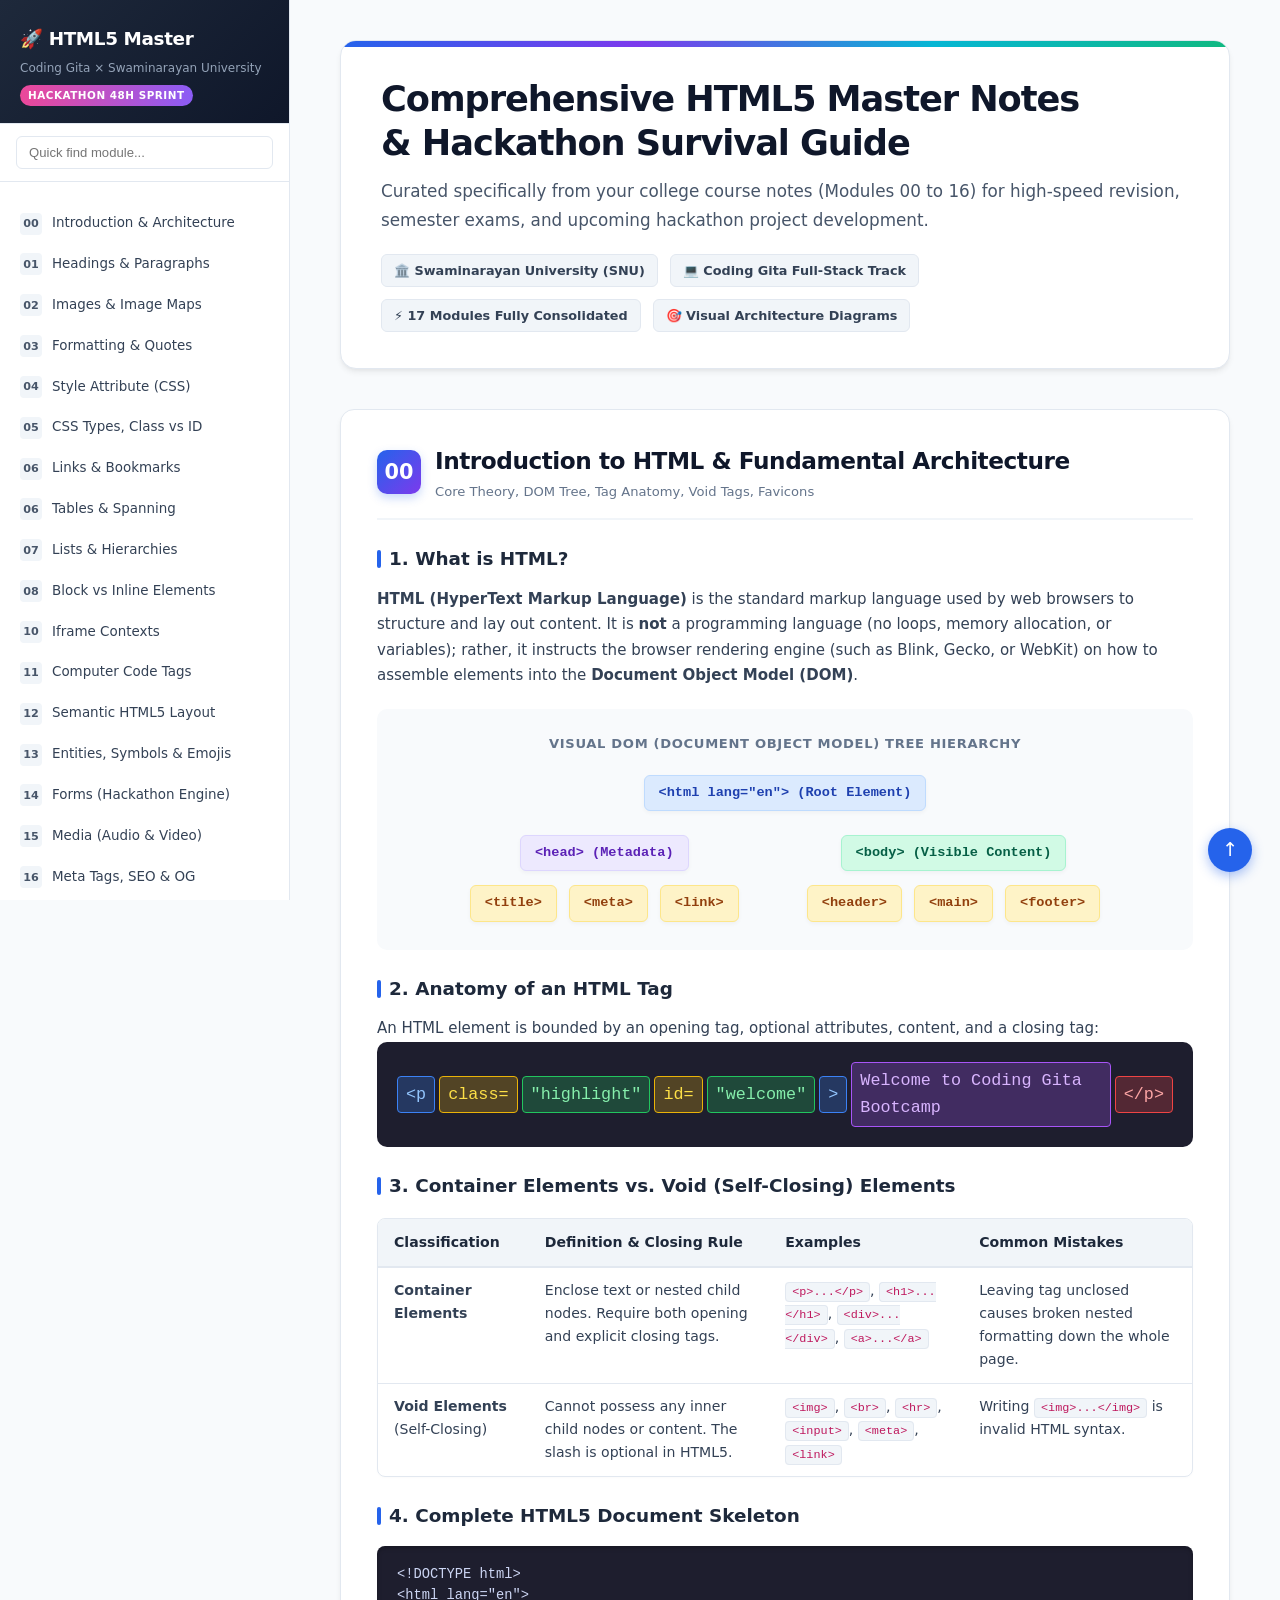
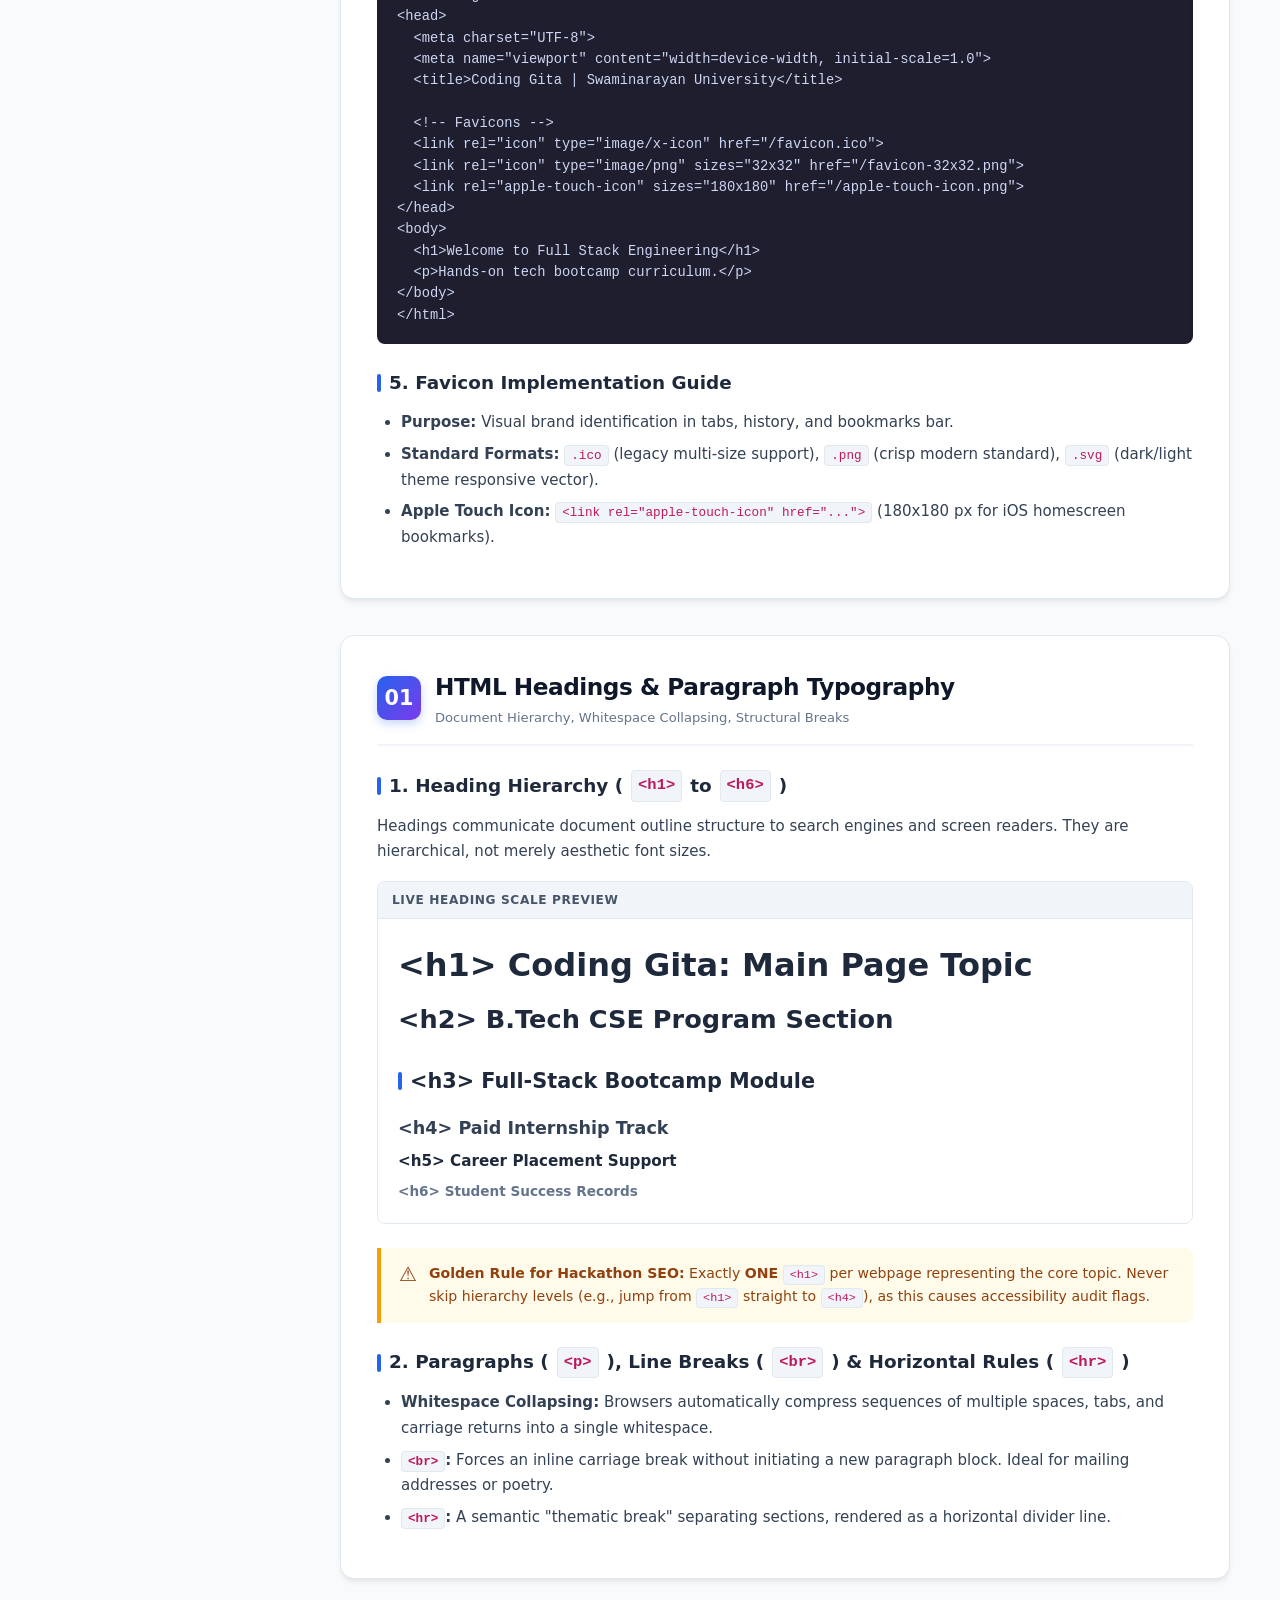
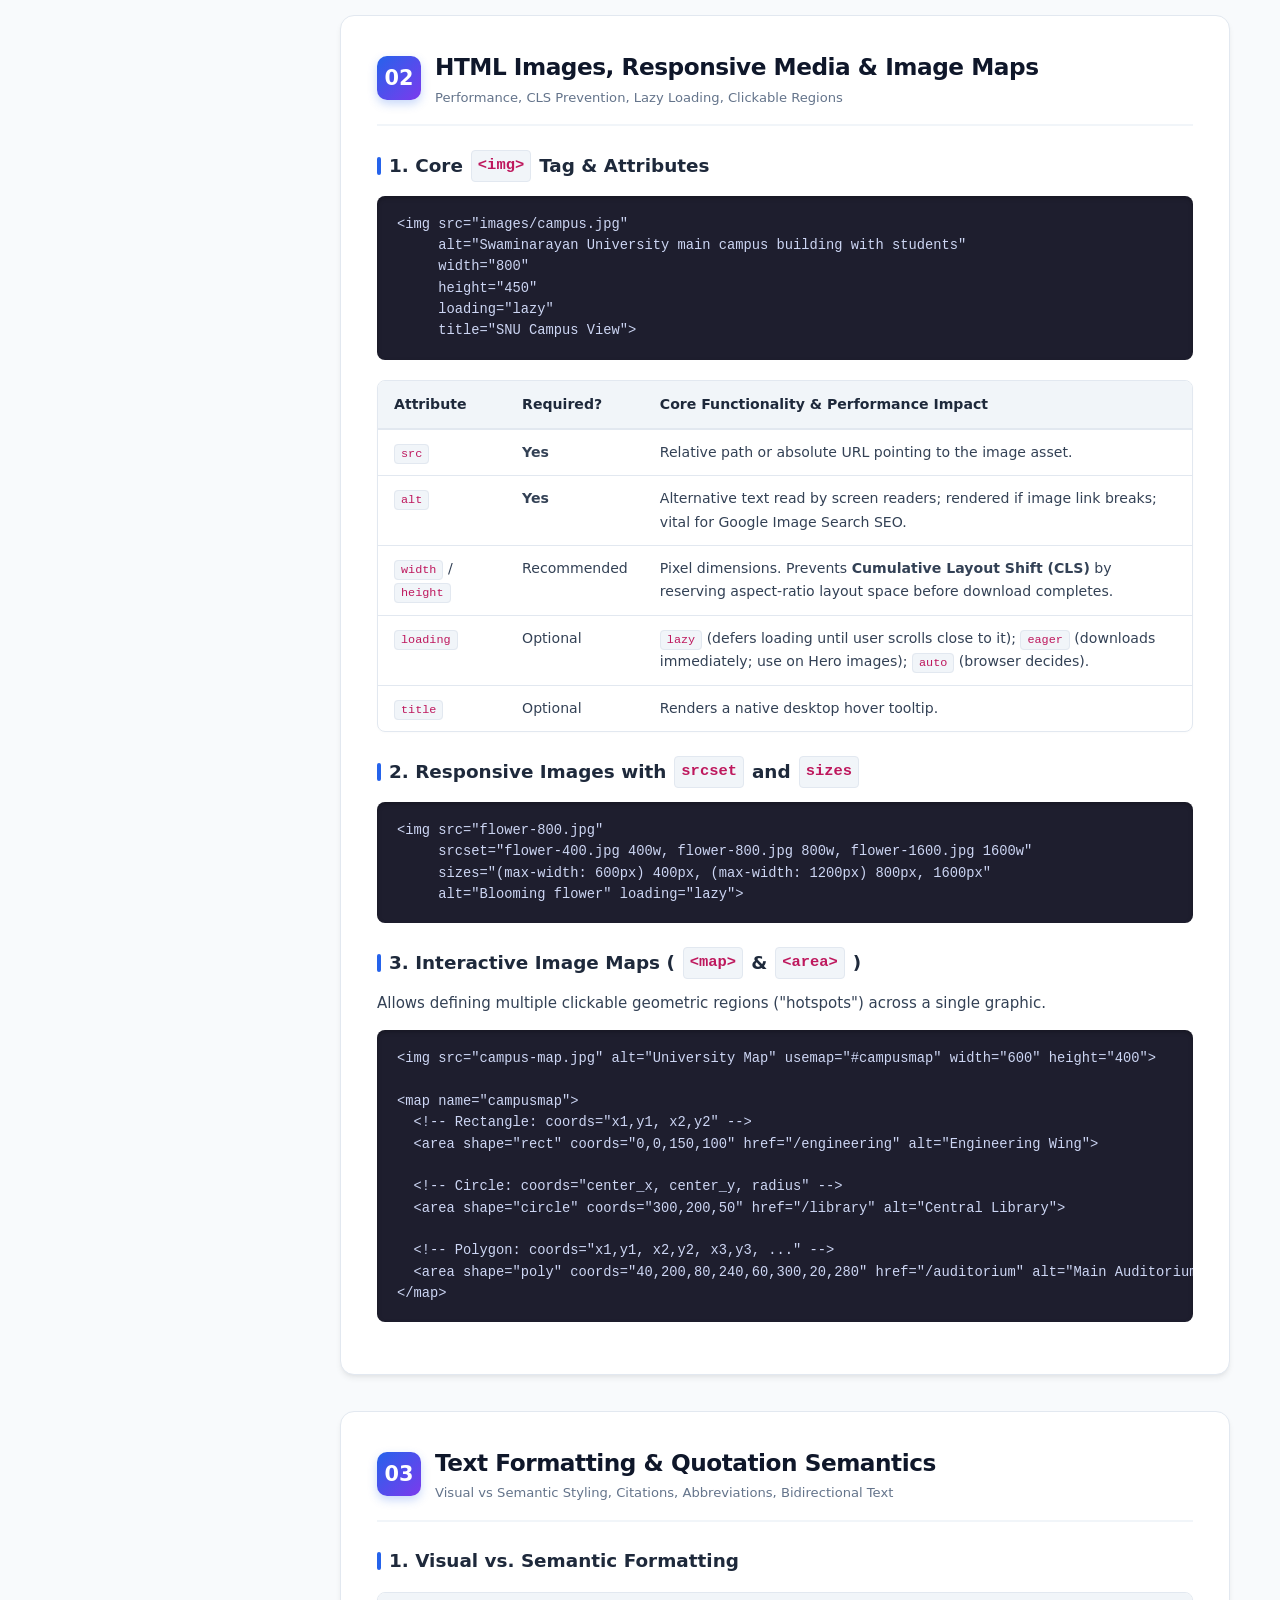
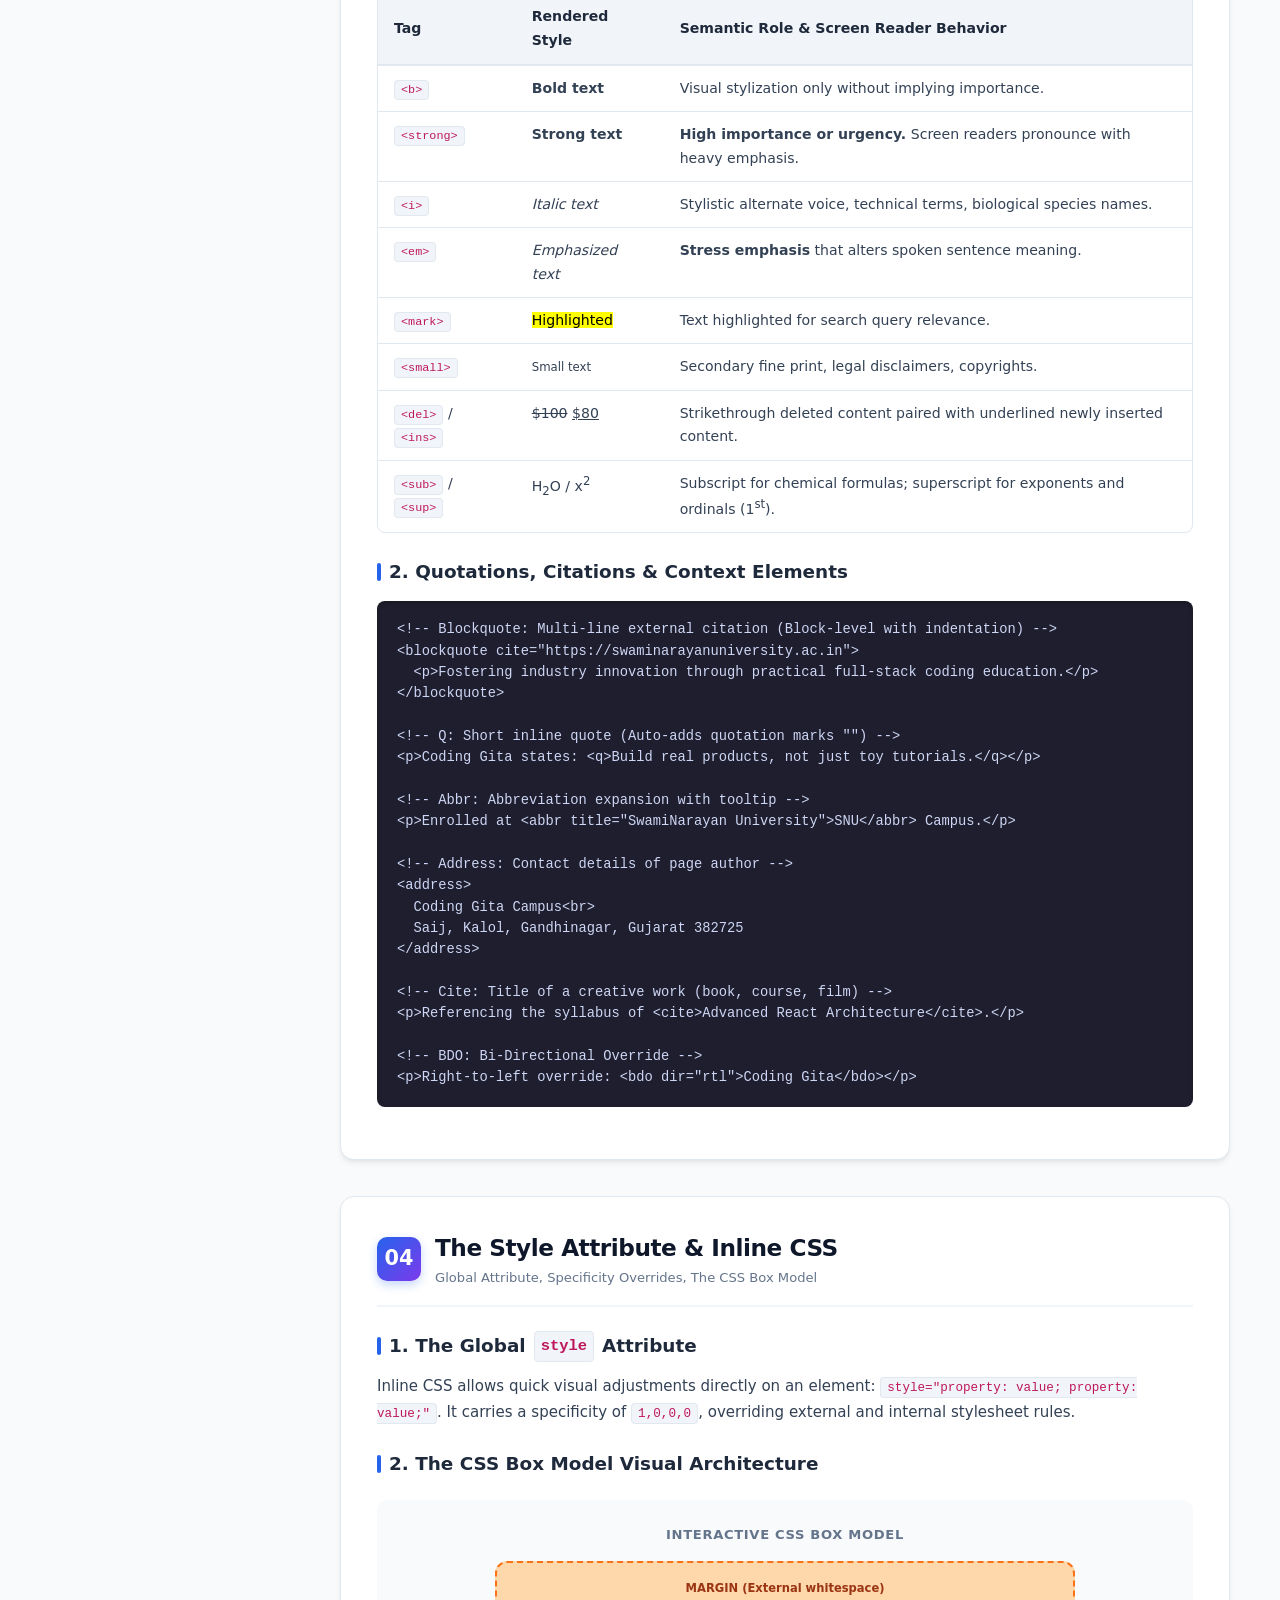
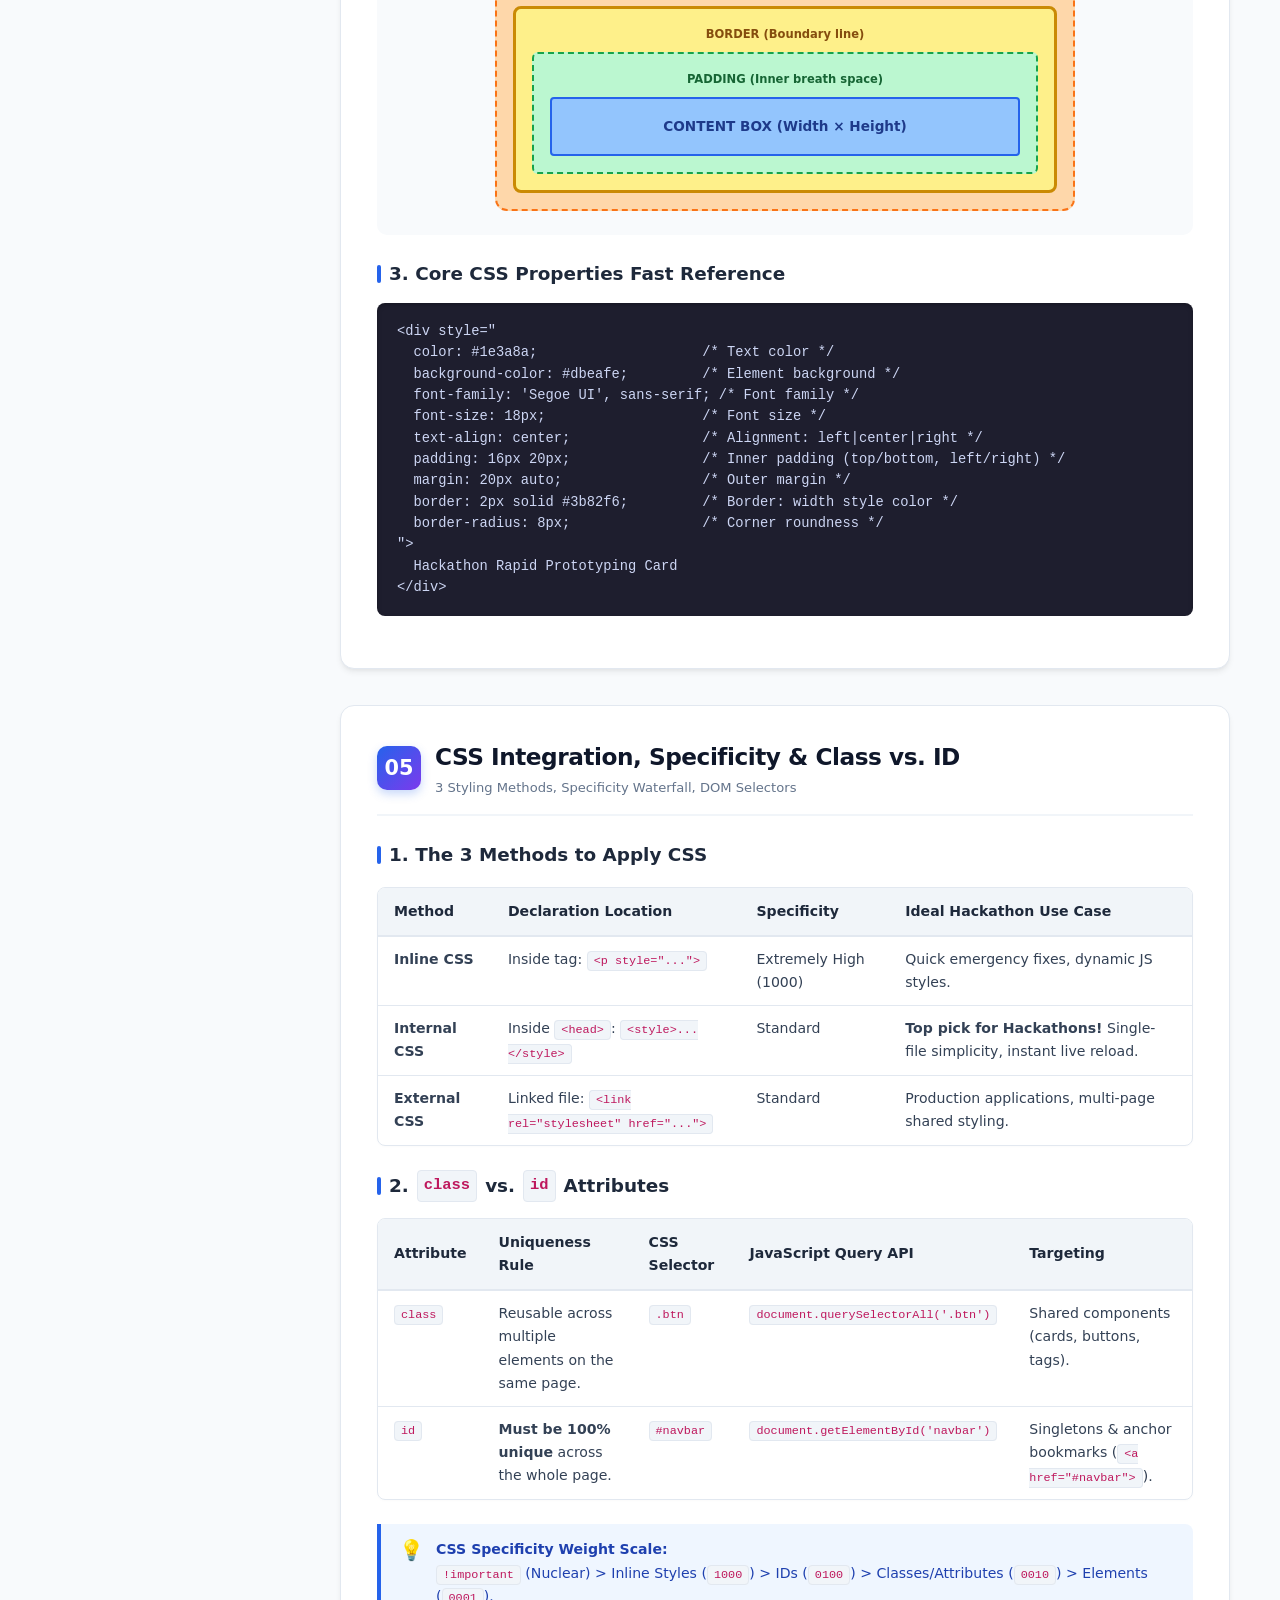
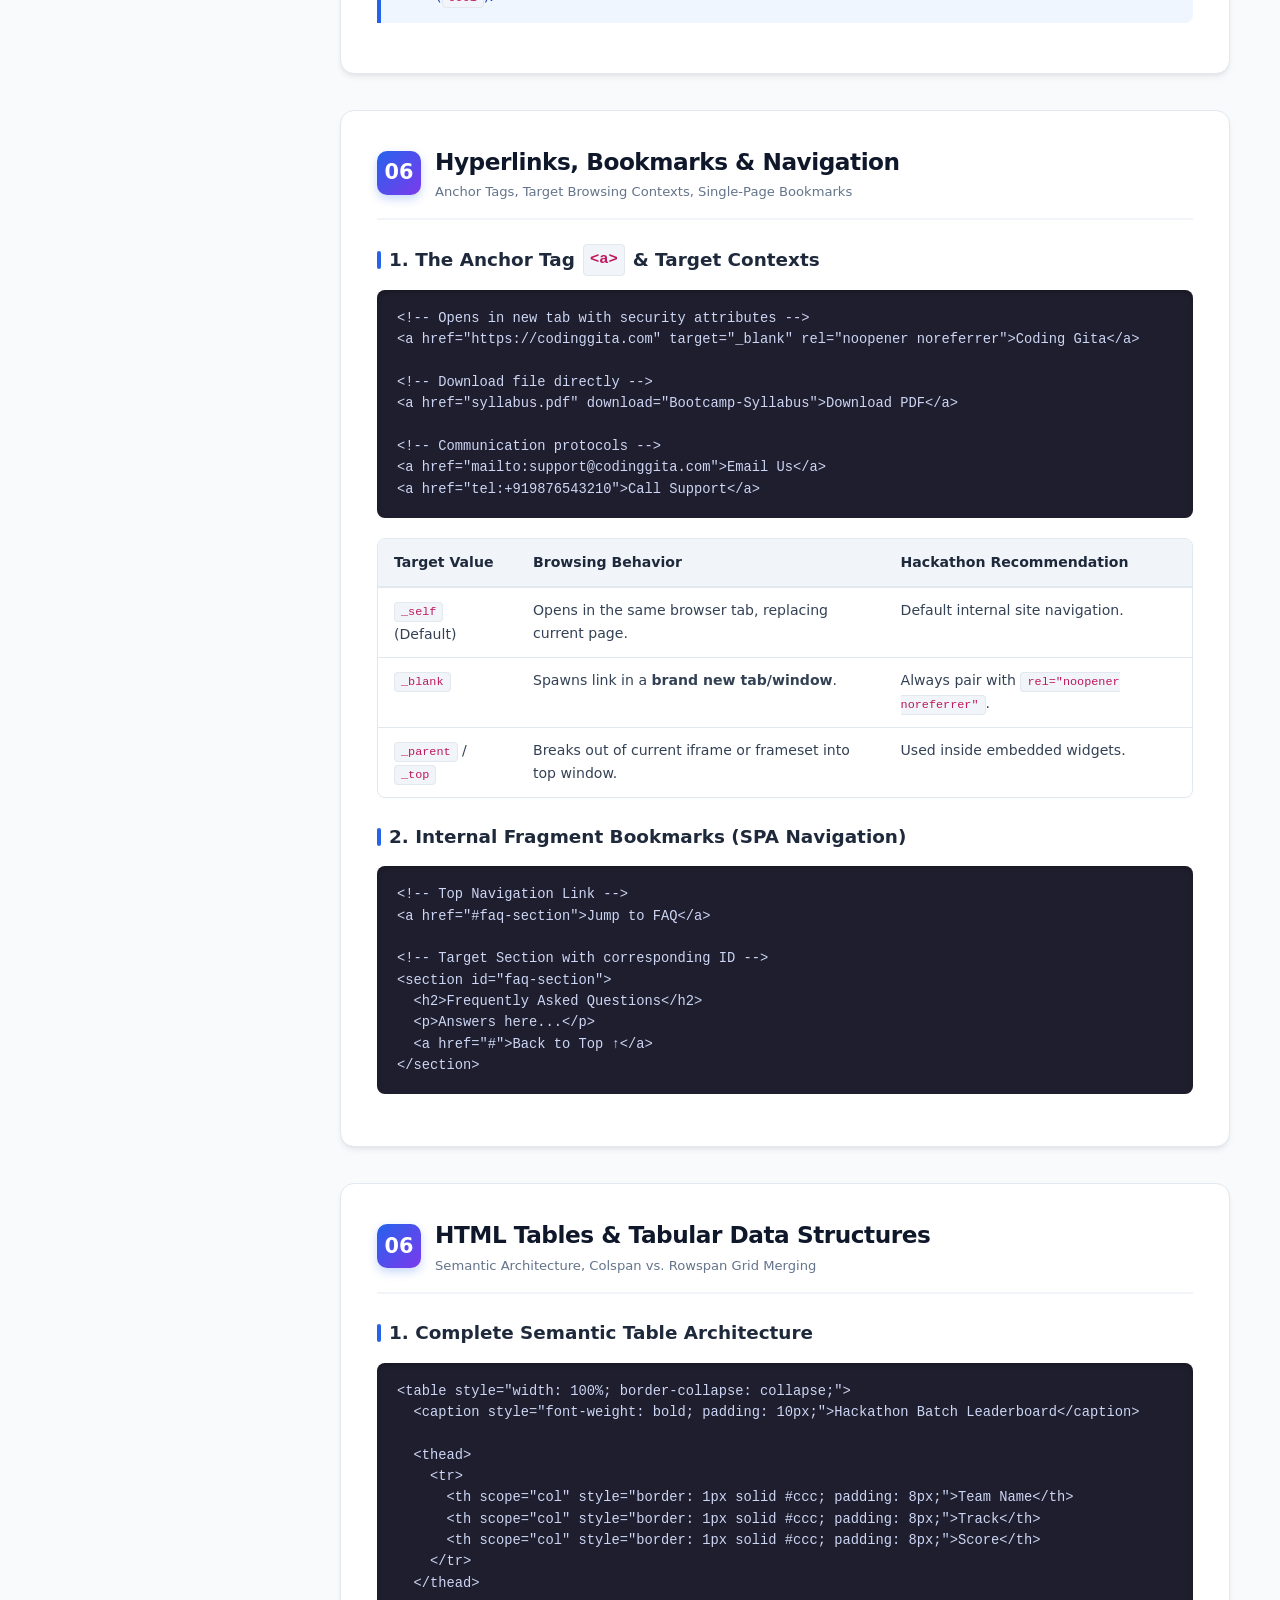
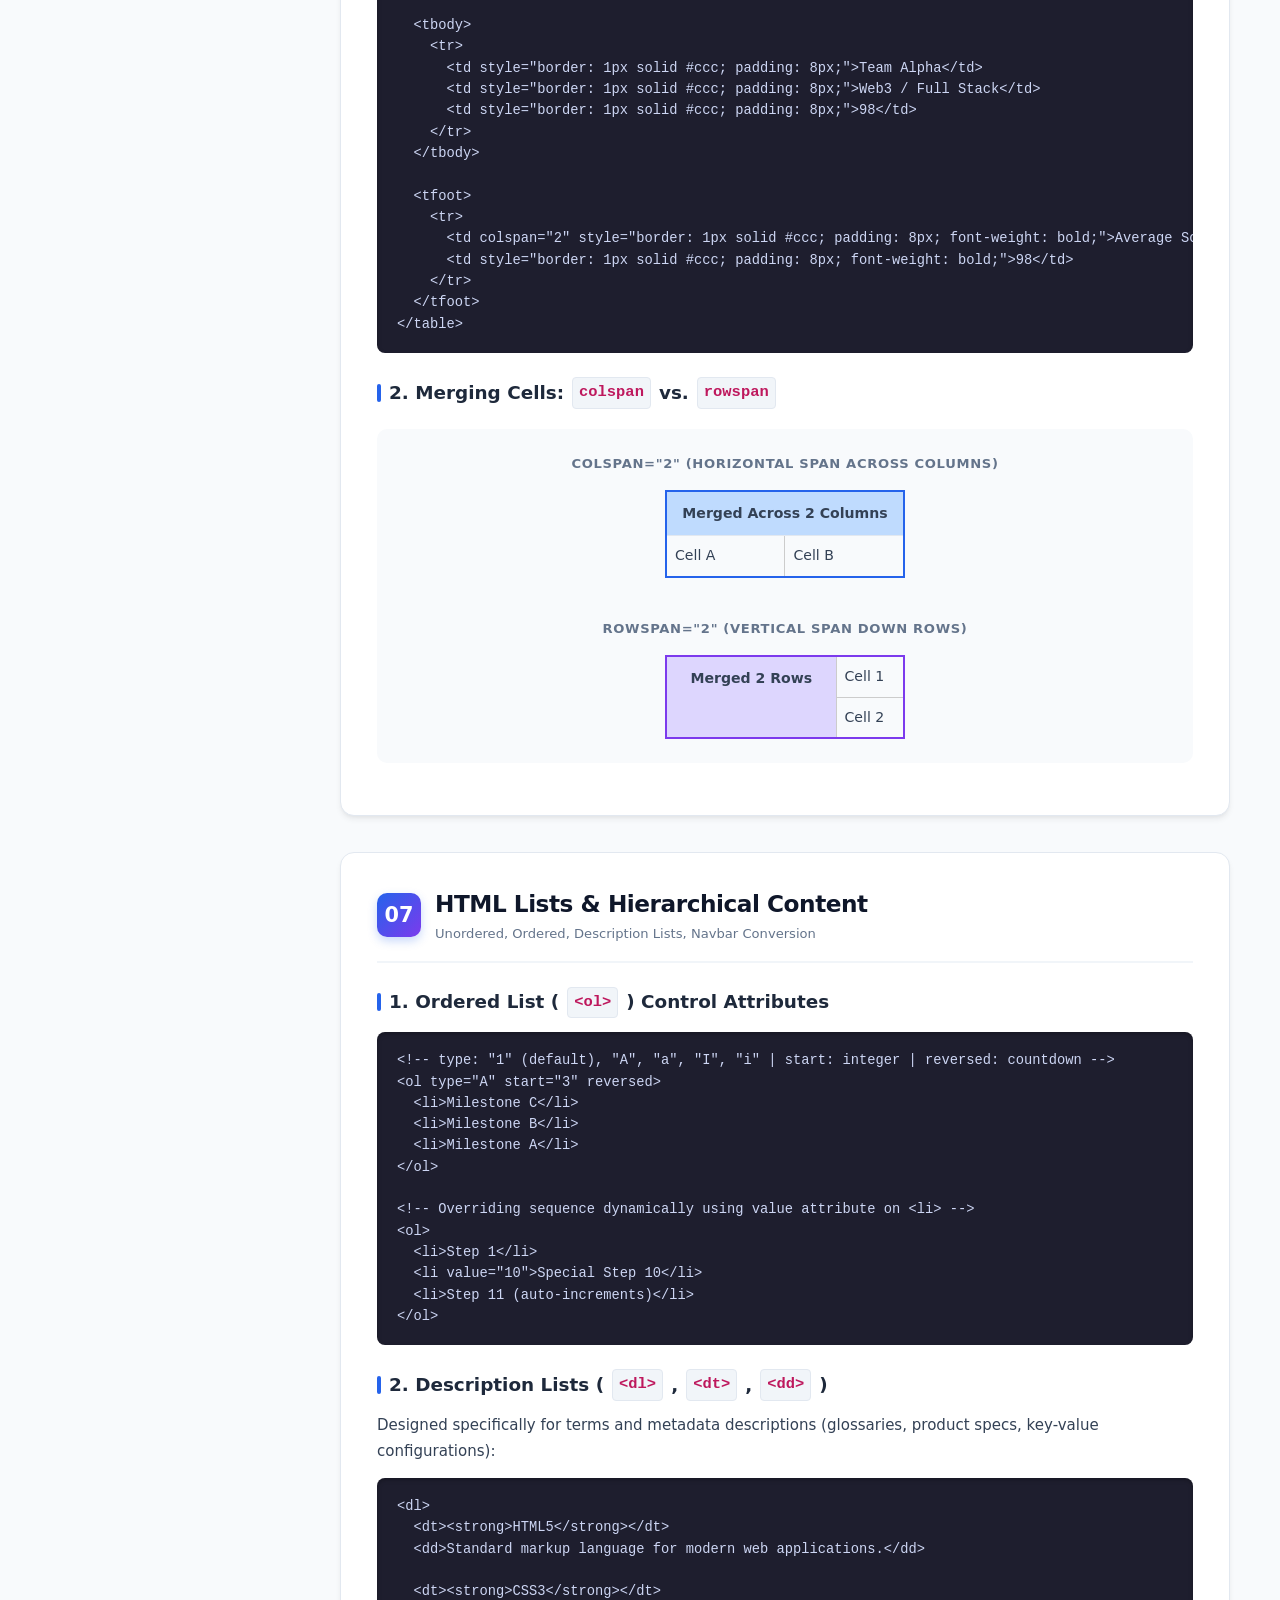
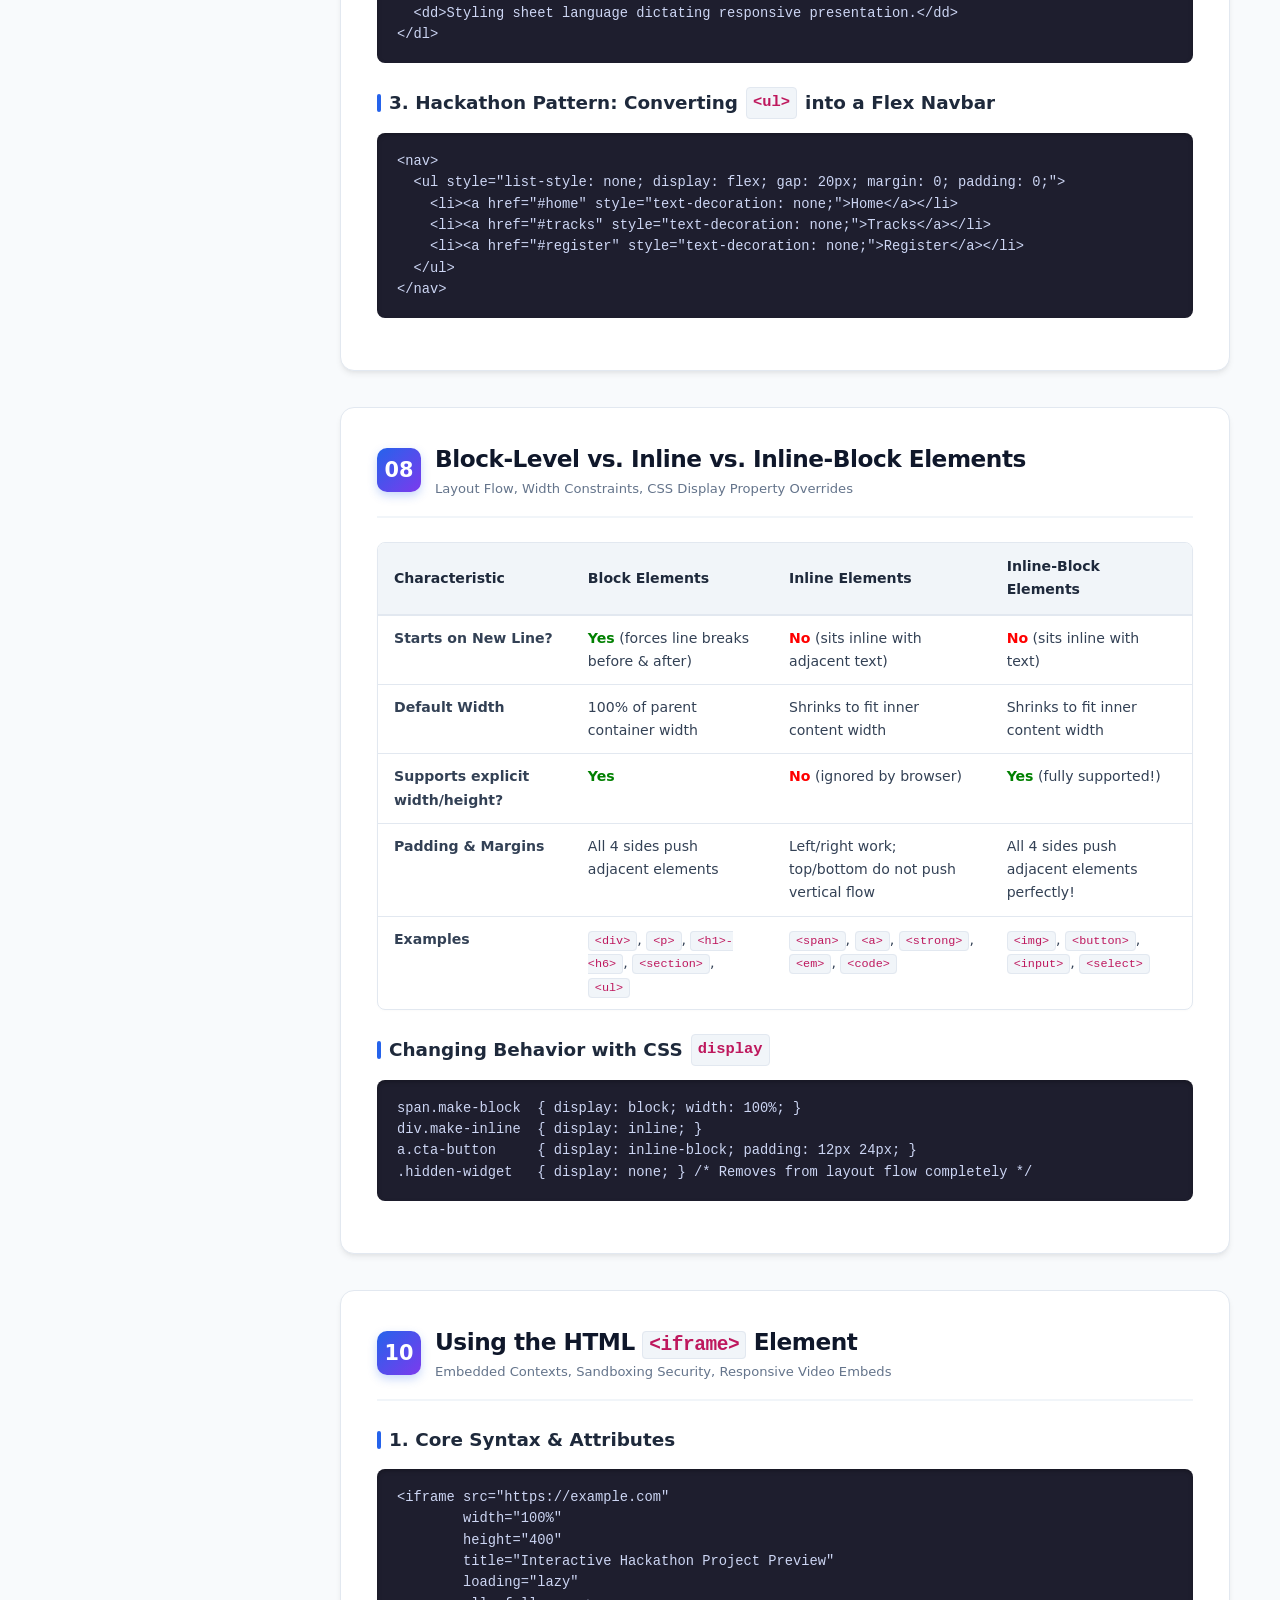
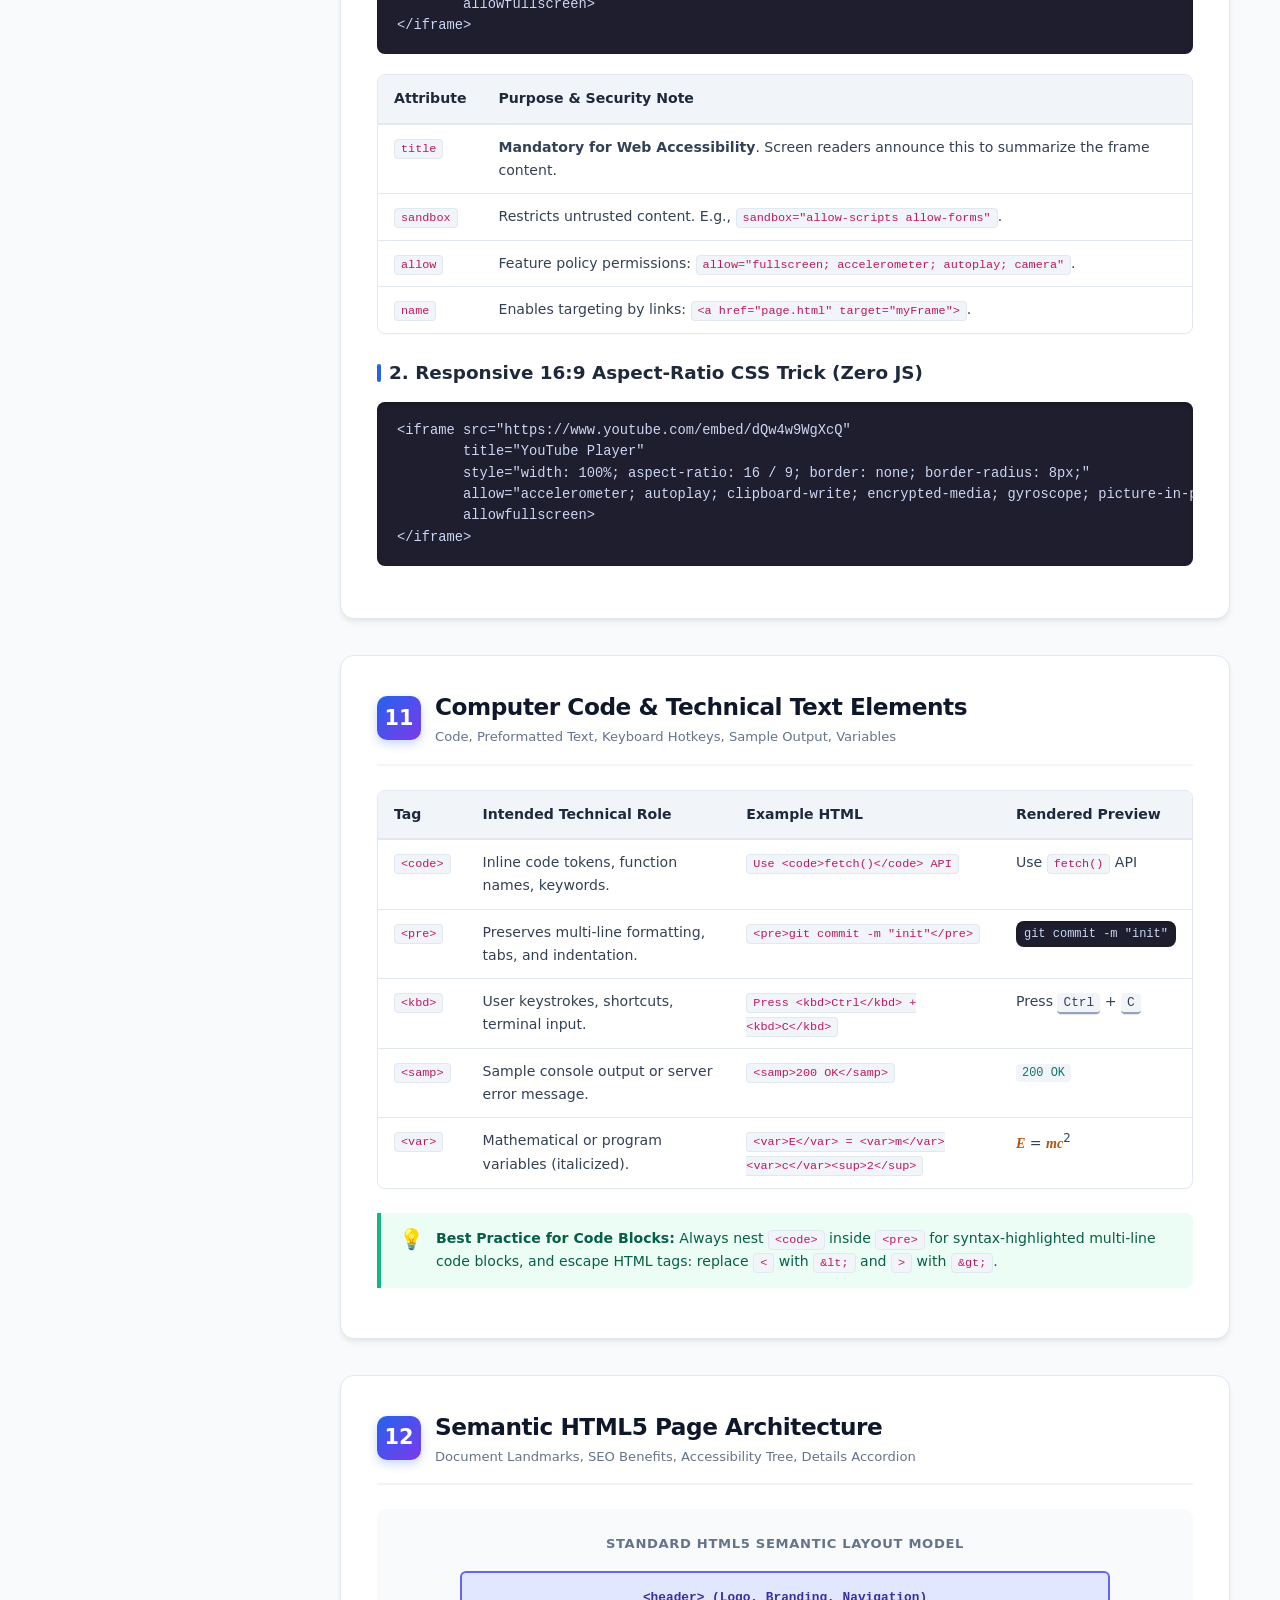
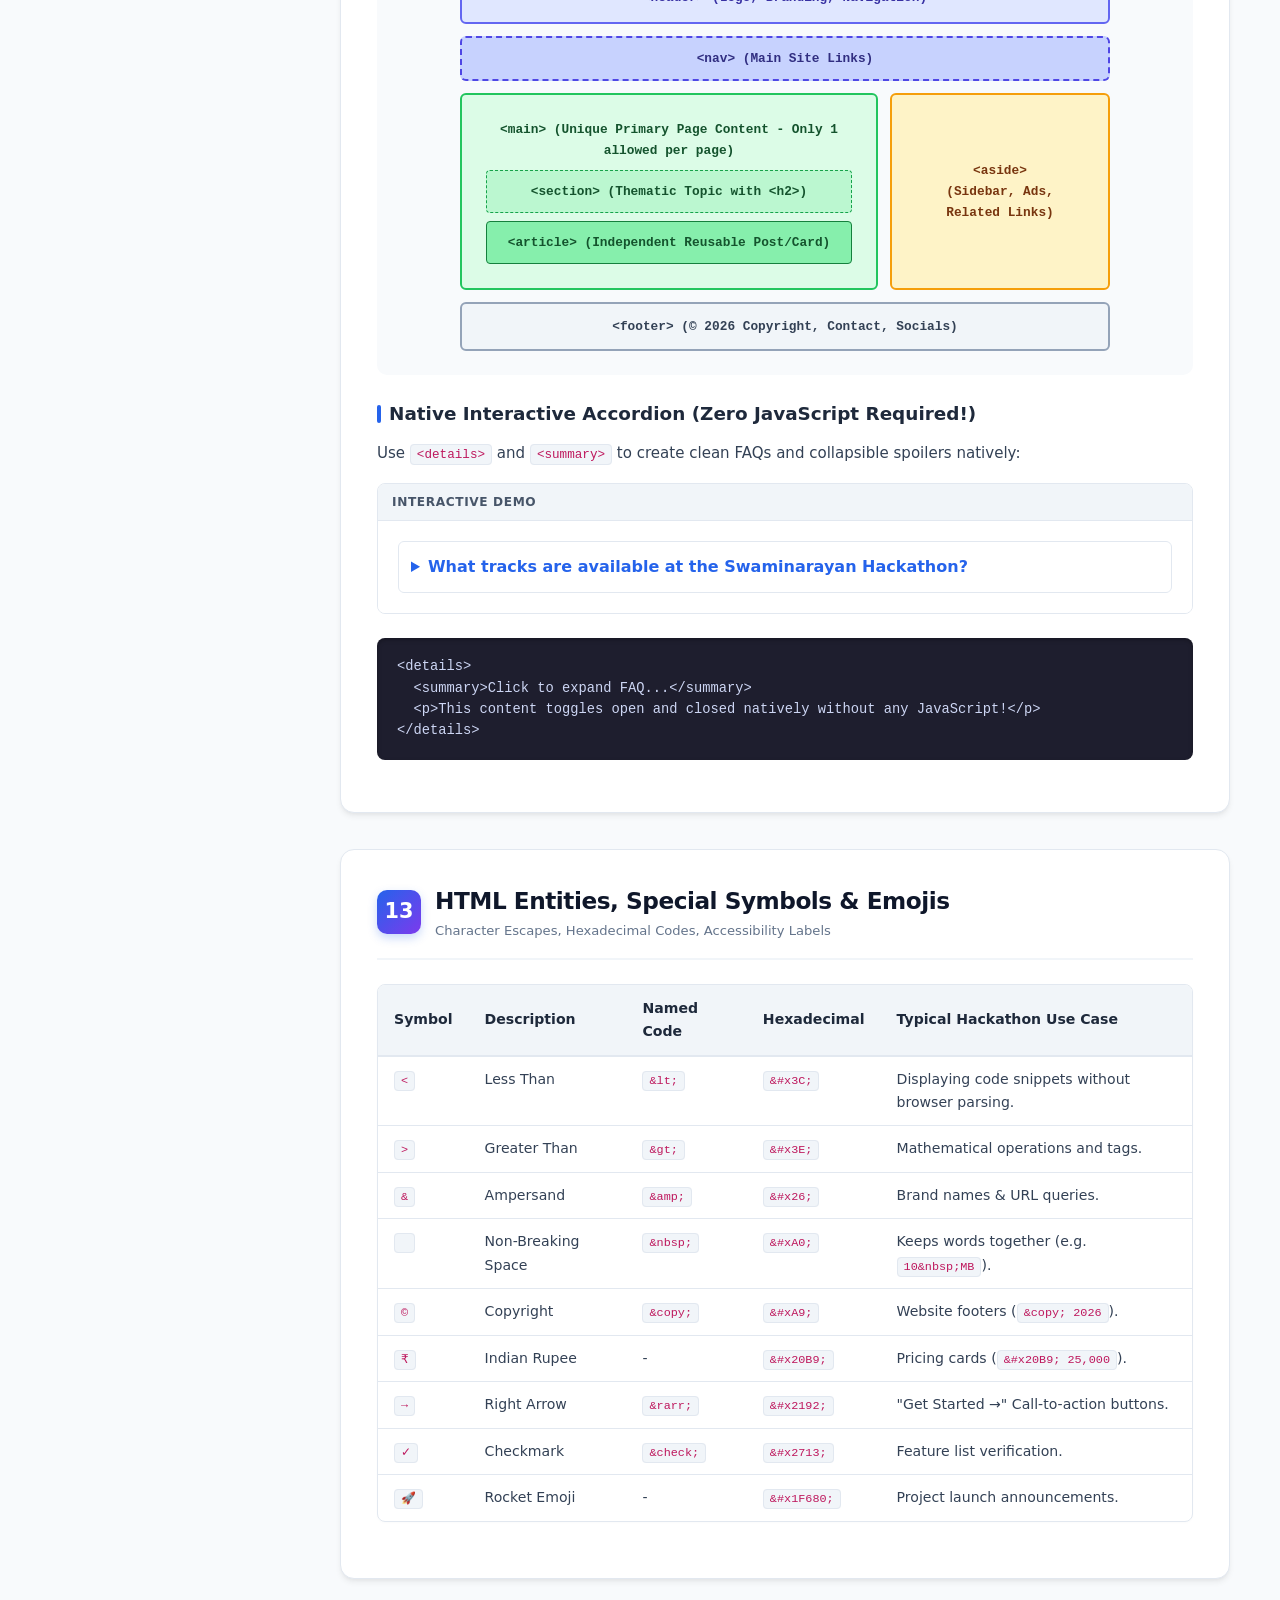
<file: html_notes.html>
<!DOCTYPE html>
<html lang="en">
<head>
  <meta charset="UTF-8">
  <meta name="viewport" content="width=device-width, initial-scale=1.0">
  <title>HTML5 Master Notes & Hackathon Survival Guide | Coding Gita x Swaminarayan University</title>
  <meta name="description" content="Ultimate comprehensive HTML5 revision notes and hackathon survival guide covering modules 00 to 16 with visual diagrams, cheat sheets, and boilerplates.">
  <meta name="theme-color" content="#2563eb">

  <style>
    /* -------------------------------------------------------------
       MODERN DEVELOPER DOC STYLES & RESET (ZERO EXTERNAL DEPENDENCIES)
       ------------------------------------------------------------- */
    :root {
      --primary: #2563eb;
      --primary-light: #eff6ff;
      --primary-dark: #1d4ed8;
      --secondary: #7c3aed;
      --secondary-light: #f5f3ff;
      --accent: #06b6d4;
      --success: #10b981;
      --success-light: #ecfdf5;
      --warning: #f59e0b;
      --warning-light: #fffbeb;
      --danger: #ef4444;
      --danger-light: #fef2f2;
      --dark: #0f172a;
      --slate-800: #1e293b;
      --slate-700: #334155;
      --slate-600: #475569;
      --slate-500: #64748b;
      --slate-400: #94a3b8;
      --slate-200: #e2e8f0;
      --slate-100: #f1f5f9;
      --slate-50: #f8fafc;
      --code-bg: #1e1e2e;
      --code-text: #cdd6f4;
      --sidebar-width: 290px;
      --radius: 10px;
      --shadow: 0 4px 6px -1px rgba(0, 0, 0, 0.07), 0 2px 4px -2px rgba(0, 0, 0, 0.05);
      --shadow-lg: 0 10px 15px -3px rgba(0, 0, 0, 0.08), 0 4px 6px -4px rgba(0, 0, 0, 0.04);
    }

    *, *::before, *::after {
      box-sizing: border-box;
      margin: 0;
      padding: 0;
    }

    html {
      scroll-behavior: smooth;
      font-size: 16px;
    }

    body {
      font-family: system-ui, -apple-system, BlinkMacSystemFont, 'Segoe UI', Roboto, Helvetica, Arial, sans-serif;
      line-height: 1.65;
      color: var(--slate-800);
      background-color: var(--slate-50);
      display: flex;
      min-height: 100vh;
    }

    /* -------------------------------------------------------------
       SIDEBAR NAVIGATION
       ------------------------------------------------------------- */
    #sidebar {
      width: var(--sidebar-width);
      background-color: #ffffff;
      border-right: 1px solid var(--slate-200);
      height: 100vh;
      position: sticky;
      top: 0;
      overflow-y: auto;
      flex-shrink: 0;
      display: flex;
      flex-direction: column;
      z-index: 100;
    }

    .sidebar-header {
      padding: 24px 20px 16px;
      border-bottom: 1px solid var(--slate-200);
      background: linear-gradient(135deg, #1e293b 0%, #0f172a 100%);
      color: white;
    }

    .sidebar-header h2 {
      font-size: 1.15rem;
      font-weight: 800;
      display: flex;
      align-items: center;
      gap: 8px;
      letter-spacing: -0.02em;
    }

    .sidebar-header p {
      font-size: 0.75rem;
      color: var(--slate-400);
      margin-top: 4px;
    }

    .badge-hackathon {
      display: inline-block;
      background: linear-gradient(90deg, #ec4899, #8b5cf6);
      color: white;
      font-size: 0.65rem;
      font-weight: 700;
      padding: 2px 8px;
      border-radius: 999px;
      text-transform: uppercase;
      margin-top: 6px;
      letter-spacing: 0.05em;
    }

    .nav-search {
      padding: 12px 16px;
      border-bottom: 1px solid var(--slate-200);
      background: white;
    }

    .nav-search input {
      width: 100%;
      padding: 8px 12px;
      font-size: 0.82rem;
      border: 1px solid var(--slate-200);
      border-radius: 6px;
      outline: none;
      transition: border-color 0.2s;
    }

    .nav-search input:focus {
      border-color: var(--primary);
    }

    .sidebar-nav {
      list-style: none;
      padding: 12px 8px;
      flex-grow: 1;
    }

    .sidebar-nav li {
      margin-bottom: 2px;
    }

    .sidebar-nav a {
      display: flex;
      align-items: center;
      gap: 10px;
      padding: 8px 12px;
      color: var(--slate-700);
      text-decoration: none;
      font-size: 0.84rem;
      font-weight: 500;
      border-radius: 6px;
      transition: all 0.15s ease-in-out;
    }

    .sidebar-nav a:hover {
      background-color: var(--primary-light);
      color: var(--primary);
      transform: translateX(3px);
    }

    .sidebar-nav a .mod-num {
      display: inline-flex;
      align-items: center;
      justify-content: center;
      width: 22px;
      height: 22px;
      font-size: 0.7rem;
      font-weight: 700;
      background-color: var(--slate-100);
      color: var(--slate-600);
      border-radius: 4px;
      flex-shrink: 0;
    }

    .sidebar-nav a:hover .mod-num {
      background-color: var(--primary);
      color: white;
    }

    /* -------------------------------------------------------------
       MAIN CONTENT CONTAINER
       ------------------------------------------------------------- */
    #main-content {
      flex-grow: 1;
      max-width: calc(100% - var(--sidebar-width));
      padding: 40px 50px;
      overflow-x: hidden;
    }

    .header-hero {
      background: white;
      border: 1px solid var(--slate-200);
      border-radius: 16px;
      padding: 36px 40px;
      margin-bottom: 40px;
      box-shadow: var(--shadow);
      position: relative;
      overflow: hidden;
    }

    .header-hero::before {
      content: "";
      position: absolute;
      top: 0;
      left: 0;
      right: 0;
      height: 6px;
      background: linear-gradient(90deg, #2563eb, #7c3aed, #06b6d4, #10b981);
    }

    .header-hero h1 {
      font-size: 2.2rem;
      font-weight: 800;
      color: var(--dark);
      letter-spacing: -0.03em;
      line-height: 1.25;
      margin-bottom: 12px;
    }

    .header-hero p {
      font-size: 1.05rem;
      color: var(--slate-600);
      max-width: 850px;
    }

    .hero-meta {
      display: flex;
      flex-wrap: wrap;
      gap: 12px;
      margin-top: 20px;
    }

    .meta-tag {
      display: inline-flex;
      align-items: center;
      gap: 6px;
      background-color: var(--slate-100);
      color: var(--slate-700);
      font-size: 0.8rem;
      font-weight: 600;
      padding: 5px 12px;
      border-radius: 6px;
      border: 1px solid var(--slate-200);
    }

    /* -------------------------------------------------------------
       SECTION CARDS & TYPOGRAPHY
       ------------------------------------------------------------- */
    .module-card {
      background: white;
      border: 1px solid var(--slate-200);
      border-radius: 14px;
      padding: 32px 36px;
      margin-bottom: 36px;
      box-shadow: var(--shadow);
      scroll-margin-top: 20px;
    }

    .module-header {
      display: flex;
      align-items: center;
      gap: 14px;
      border-bottom: 2px solid var(--slate-100);
      padding-bottom: 16px;
      margin-bottom: 24px;
    }

    .module-icon {
      width: 44px;
      height: 44px;
      border-radius: 10px;
      background: linear-gradient(135deg, var(--primary), var(--secondary));
      color: white;
      display: flex;
      align-items: center;
      justify-content: center;
      font-size: 1.3rem;
      font-weight: 700;
      flex-shrink: 0;
      box-shadow: 0 4px 10px rgba(37, 99, 235, 0.25);
    }

    .module-header h2 {
      font-size: 1.45rem;
      font-weight: 800;
      color: var(--dark);
      letter-spacing: -0.02em;
    }

    .module-header .subtitle {
      font-size: 0.82rem;
      color: var(--slate-500);
      font-weight: 500;
    }

    h3 {
      font-size: 1.15rem;
      font-weight: 700;
      color: var(--slate-800);
      margin: 24px 0 12px;
      display: flex;
      align-items: center;
      gap: 8px;
    }

    h3::before {
      content: "";
      width: 4px;
      height: 18px;
      background: var(--primary);
      border-radius: 2px;
      display: inline-block;
    }

    h4 {
      font-size: 0.98rem;
      font-weight: 700;
      color: var(--slate-700);
      margin: 16px 0 8px;
    }

    p, li {
      font-size: 0.94rem;
      color: var(--slate-700);
      line-height: 1.7;
    }

    ul, ol {
      padding-left: 24px;
      margin: 10px 0 16px;
    }

    li {
      margin-bottom: 6px;
    }

    /* -------------------------------------------------------------
       VISUAL DIAGRAMS & COMPONENTS
       ------------------------------------------------------------- */
    .diagram-box {
      background: var(--slate-50);
      border: 1px dashed var(--slate-300);
      border-radius: 10px;
      padding: 24px;
      margin: 20px 0;
      text-align: center;
    }

    .diagram-title {
      font-size: 0.82rem;
      font-weight: 700;
      text-transform: uppercase;
      letter-spacing: 0.05em;
      color: var(--slate-500);
      margin-bottom: 16px;
    }

    /* Tree View / DOM Architecture */
    .tree-node {
      display: inline-block;
      padding: 6px 14px;
      border-radius: 6px;
      font-family: monospace;
      font-size: 0.85rem;
      font-weight: 700;
      border: 1px solid transparent;
      margin: 4px;
      box-shadow: 0 2px 4px rgba(0,0,0,0.04);
    }
    .node-root { background: #dbeafe; color: #1e40af; border-color: #bfdbfe; }
    .node-head { background: #ede9fe; color: #5b21b6; border-color: #ddd6fe; }
    .node-body { background: #d1fae5; color: #065f46; border-color: #a7f3d0; }
    .node-elem { background: #fef3c7; color: #92400e; border-color: #fde68a; }

    /* CSS Box Model Visual Diagram */
    .box-model-outer {
      background-color: #fed7aa;
      border: 2px dashed #f97316;
      border-radius: 12px;
      padding: 16px;
      max-width: 580px;
      margin: 0 auto;
      text-align: center;
      position: relative;
    }
    .box-model-outer::before {
      content: "MARGIN (External whitespace)";
      display: block;
      font-size: 0.72rem;
      font-weight: 800;
      color: #9a3412;
      margin-bottom: 8px;
    }
    .box-model-border {
      background-color: #fef08a;
      border: 3px solid #ca8a04;
      border-radius: 8px;
      padding: 16px;
    }
    .box-model-border::before {
      content: "BORDER (Boundary line)";
      display: block;
      font-size: 0.72rem;
      font-weight: 800;
      color: #854d0e;
      margin-bottom: 8px;
    }
    .box-model-padding {
      background-color: #bbf7d0;
      border: 2px dashed #16a34a;
      border-radius: 6px;
      padding: 16px;
    }
    .box-model-padding::before {
      content: "PADDING (Inner breath space)";
      display: block;
      font-size: 0.72rem;
      font-weight: 800;
      color: #166534;
      margin-bottom: 8px;
    }
    .box-model-content {
      background-color: #93c5fd;
      border: 2px solid #2563eb;
      border-radius: 4px;
      padding: 16px;
      color: #1e3a8a;
      font-weight: 800;
      font-size: 0.85rem;
    }

    /* Tag Anatomy Visualizer */
    .tag-anatomy {
      display: flex;
      justify-content: center;
      align-items: center;
      gap: 4px;
      font-family: monospace;
      font-size: 1.05rem;
      padding: 20px;
      background: var(--code-bg);
      border-radius: 10px;
      color: #e2e8f0;
      overflow-x: auto;
    }
    .tag-part {
      padding: 4px 8px;
      border-radius: 4px;
      position: relative;
    }
    .tag-open { background: rgba(59, 130, 246, 0.25); color: #93c5fd; border: 1px solid #3b82f6; }
    .tag-attr-name { background: rgba(234, 179, 8, 0.25); color: #fde047; border: 1px solid #eab308; }
    .tag-attr-val { background: rgba(34, 197, 94, 0.25); color: #86efac; border: 1px solid #22c55e; }
    .tag-content { background: rgba(168, 85, 247, 0.25); color: #d8b4fe; border: 1px solid #a855f7; }
    .tag-close { background: rgba(239, 68, 68, 0.25); color: #fca5a5; border: 1px solid #ef4444; }

    /* Semantic Wireframe Grid */
    .wireframe-grid {
      display: grid;
      grid-template-columns: 1fr 220px;
      grid-gap: 12px;
      max-width: 650px;
      margin: 0 auto;
      text-align: center;
      font-family: monospace;
      font-size: 0.8rem;
      font-weight: 700;
    }
    .wire-header { grid-column: span 2; background: #e0e7ff; border: 2px solid #6366f1; color: #3730a3; padding: 14px; border-radius: 6px; }
    .wire-nav { grid-column: span 2; background: #c7d2fe; border: 2px dashed #4f46e5; color: #312e81; padding: 10px; border-radius: 6px; }
    .wire-main { background: #dcfce7; border: 2px solid #22c55e; color: #14532d; padding: 24px; border-radius: 6px; display: flex; flex-direction: column; gap: 8px; }
    .wire-section { background: #bbf7d0; border: 1px dashed #16a34a; padding: 10px; border-radius: 4px; }
    .wire-article { background: #86efac; border: 1px solid #15803d; padding: 10px; border-radius: 4px; }
    .wire-aside { background: #fef3c7; border: 2px solid #f59e0b; color: #78350f; padding: 24px; border-radius: 6px; display: flex; align-items: center; justify-content: center; }
    .wire-footer { grid-column: span 2; background: #f1f5f9; border: 2px solid #94a3b8; color: #334155; padding: 12px; border-radius: 6px; }

    /* -------------------------------------------------------------
       TABLES
       ------------------------------------------------------------- */
    .table-container {
      width: 100%;
      overflow-x: auto;
      margin: 16px 0 24px;
      border: 1px solid var(--slate-200);
      border-radius: 8px;
      box-shadow: 0 1px 3px rgba(0,0,0,0.02);
    }

    table {
      width: 100%;
      border-collapse: collapse;
      font-size: 0.88rem;
      text-align: left;
    }

    th {
      background-color: var(--slate-100);
      color: var(--slate-800);
      font-weight: 700;
      padding: 12px 16px;
      border-bottom: 2px solid var(--slate-200);
    }

    td {
      padding: 11px 16px;
      border-bottom: 1px solid var(--slate-200);
      color: var(--slate-700);
      vertical-align: top;
    }

    tr:last-child td {
      border-bottom: none;
    }

    tr:hover td {
      background-color: var(--slate-50);
    }

    /* -------------------------------------------------------------
       CODE BLOCKS & SYNTAX STYLING
       ------------------------------------------------------------- */
    pre {
      background-color: var(--code-bg);
      color: var(--code-text);
      padding: 18px 20px;
      border-radius: 8px;
      font-family: 'Consolas', 'Fira Code', 'Courier New', monospace;
      font-size: 0.86rem;
      line-height: 1.55;
      overflow-x: auto;
      margin: 14px 0 20px;
      box-shadow: inset 0 2px 4px rgba(0,0,0,0.25);
      position: relative;
    }

    code:not(pre code) {
      font-family: 'Consolas', 'Courier New', monospace;
      background-color: var(--slate-100);
      color: #be185d;
      padding: 2px 6px;
      border-radius: 4px;
      font-size: 0.84em;
      border: 1px solid var(--slate-200);
    }

    kbd {
      font-family: monospace;
      background-color: var(--slate-100);
      border: 1px solid var(--slate-300);
      border-bottom: 2px solid var(--slate-400);
      padding: 2px 6px;
      border-radius: 4px;
      font-size: 0.8rem;
      box-shadow: 0 1px 1px rgba(0,0,0,0.1);
    }

    samp {
      font-family: monospace;
      background-color: #f1f5f9;
      color: #0f766e;
      padding: 2px 6px;
      border-radius: 4px;
      font-size: 0.85em;
    }

    var {
      font-family: 'Georgia', serif;
      font-style: italic;
      color: #b45309;
      font-weight: 600;
    }

    /* -------------------------------------------------------------
       ALERT CALLOUT BOXES
       ------------------------------------------------------------- */
    .callout {
      border-left: 4px solid;
      padding: 14px 18px;
      border-radius: 0 8px 8px 0;
      margin: 18px 0;
      font-size: 0.88rem;
      display: flex;
      gap: 12px;
      align-items: flex-start;
    }

    .callout-icon {
      font-size: 1.25rem;
      flex-shrink: 0;
      line-height: 1.2;
    }

    .callout-tip {
      background-color: var(--success-light);
      border-color: var(--success);
      color: #065f46;
    }

    .callout-warning {
      background-color: var(--warning-light);
      border-color: var(--warning);
      color: #92400e;
    }

    .callout-info {
      background-color: var(--primary-light);
      border-color: var(--primary);
      color: #1e40af;
    }

    /* -------------------------------------------------------------
       INTERACTIVE LIVE PREVIEW TILES
       ------------------------------------------------------------- */
    .live-demo-card {
      border: 1px solid var(--slate-200);
      border-radius: 8px;
      overflow: hidden;
      margin: 16px 0 24px;
    }

    .live-demo-header {
      background: var(--slate-100);
      padding: 8px 14px;
      font-size: 0.76rem;
      font-weight: 700;
      text-transform: uppercase;
      letter-spacing: 0.05em;
      color: var(--slate-600);
      border-bottom: 1px solid var(--slate-200);
      display: flex;
      align-items: center;
      justify-content: space-between;
    }

    .live-demo-body {
      padding: 20px;
      background: white;
    }

    /* Social Preview Card Mockup */
    .og-preview-card {
      max-width: 480px;
      border: 1px solid var(--slate-200);
      border-radius: 12px;
      overflow: hidden;
      background: white;
      box-shadow: var(--shadow);
      margin: 14px auto;
    }
    .og-preview-image {
      height: 200px;
      background: linear-gradient(135deg, #1e3a8a, #3b82f6);
      display: flex;
      align-items: center;
      justify-content: center;
      color: white;
      font-weight: 800;
      font-size: 1.2rem;
      text-align: center;
      padding: 20px;
    }
    .og-preview-text {
      padding: 14px 18px;
    }
    .og-preview-domain {
      font-size: 0.72rem;
      color: var(--slate-400);
      text-transform: uppercase;
      font-weight: 700;
      letter-spacing: 0.05em;
    }
    .og-preview-title {
      font-size: 0.95rem;
      font-weight: 700;
      color: var(--dark);
      margin: 4px 0 6px;
    }
    .og-preview-desc {
      font-size: 0.8rem;
      color: var(--slate-600);
      line-height: 1.4;
    }

    /* Back To Top Button */
    #backToTop {
      position: fixed;
      bottom: 28px;
      right: 28px;
      background: var(--primary);
      color: white;
      width: 44px;
      height: 44px;
      border-radius: 50%;
      display: flex;
      align-items: center;
      justify-content: center;
      font-size: 1.2rem;
      text-decoration: none;
      box-shadow: 0 4px 12px rgba(37, 99, 235, 0.4);
      transition: transform 0.2s, background-color 0.2s;
      z-index: 99;
    }

    #backToTop:hover {
      transform: translateY(-4px);
      background-color: var(--primary-dark);
    }

    /* Responsive adjustments */
    @media (max-width: 1024px) {
      #sidebar { display: none; }
      #main-content { max-width: 100%; padding: 24px; }
    }
  </style>
</head>
<body>

  <!-- =============================================================
       STICKY SIDEBAR NAVIGATION
       ============================================================= -->
  <aside id="sidebar">
    <div class="sidebar-header">
      <h2>🚀 HTML5 Master</h2>
      <p>Coding Gita × Swaminarayan University</p>
      <span class="badge-hackathon">Hackathon 48H Sprint</span>
    </div>

    <div class="nav-search">
      <input type="text" id="filterInput" placeholder="Quick find module..." onkeyup="filterNav()">
    </div>

    <ul class="sidebar-nav" id="sidebarList">
      <li><a href="#mod-00"><span class="mod-num">00</span> Introduction & Architecture</a></li>
      <li><a href="#mod-01"><span class="mod-num">01</span> Headings & Paragraphs</a></li>
      <li><a href="#mod-02"><span class="mod-num">02</span> Images & Image Maps</a></li>
      <li><a href="#mod-03"><span class="mod-num">03</span> Formatting & Quotes</a></li>
      <li><a href="#mod-04"><span class="mod-num">04</span> Style Attribute (CSS)</a></li>
      <li><a href="#mod-05"><span class="mod-num">05</span> CSS Types, Class vs ID</a></li>
      <li><a href="#mod-06a"><span class="mod-num">06</span> Links & Bookmarks</a></li>
      <li><a href="#mod-06b"><span class="mod-num">06</span> Tables & Spanning</a></li>
      <li><a href="#mod-07"><span class="mod-num">07</span> Lists & Hierarchies</a></li>
      <li><a href="#mod-08"><span class="mod-num">08</span> Block vs Inline Elements</a></li>
      <li><a href="#mod-10"><span class="mod-num">10</span> Iframe Contexts</a></li>
      <li><a href="#mod-11"><span class="mod-num">11</span> Computer Code Tags</a></li>
      <li><a href="#mod-12"><span class="mod-num">12</span> Semantic HTML5 Layout</a></li>
      <li><a href="#mod-13"><span class="mod-num">13</span> Entities, Symbols & Emojis</a></li>
      <li><a href="#mod-14"><span class="mod-num">14</span> Forms (Hackathon Engine)</a></li>
      <li><a href="#mod-15"><span class="mod-num">15</span> Media (Audio & Video)</a></li>
      <li><a href="#mod-16"><span class="mod-num">16</span> Meta Tags, SEO & OG</a></li>
      <li><a href="#mod-kit" style="color: #7c3aed; font-weight: 700;"><span class="mod-num" style="background:#ede9fe; color:#7c3aed;">🏆</span> Survival Kit & Boilerplates</a></li>
    </ul>
  </aside>

  <!-- =============================================================
       MAIN CONTENT AREA
       ============================================================= -->
  <main id="main-content">

    <!-- HERO HEADER BANNER -->
    <header class="header-hero">
      <h1>Comprehensive HTML5 Master Notes<br>&amp; Hackathon Survival Guide</h1>
      <p>Curated specifically from your college course notes (Modules 00 to 16) for high-speed revision, semester exams, and upcoming hackathon project development.</p>
      
      <div class="hero-meta">
        <span class="meta-tag">🏛️ Swaminarayan University (SNU)</span>
        <span class="meta-tag">💻 Coding Gita Full-Stack Track</span>
        <span class="meta-tag">⚡ 17 Modules Fully Consolidated</span>
        <span class="meta-tag">🎯 Visual Architecture Diagrams</span>
      </div>
    </header>

    <!-- =============================================================
         MODULE 00: INTRODUCTION TO HTML
         ============================================================= -->
    <section id="mod-00" class="module-card">
      <div class="module-header">
        <div class="module-icon">00</div>
        <div>
          <h2>Introduction to HTML &amp; Fundamental Architecture</h2>
          <div class="subtitle">Core Theory, DOM Tree, Tag Anatomy, Void Tags, Favicons</div>
        </div>
      </div>

      <h3>1. What is HTML?</h3>
      <p><strong>HTML (HyperText Markup Language)</strong> is the standard markup language used by web browsers to structure and lay out content. It is <strong>not</strong> a programming language (no loops, memory allocation, or variables); rather, it instructs the browser rendering engine (such as Blink, Gecko, or WebKit) on how to assemble elements into the <strong>Document Object Model (DOM)</strong>.</p>

      <!-- VISUAL DOM TREE -->
      <div class="diagram-box">
        <div class="diagram-title">Visual DOM (Document Object Model) Tree Hierarchy</div>
        <div style="display:flex; flex-direction:column; align-items:center; gap:8px;">
          <div><span class="tree-node node-root">&lt;html lang="en"&gt; (Root Element)</span></div>
          <div style="display:flex; gap:60px; margin-top:8px;">
            <div style="display:flex; flex-direction:column; align-items:center; gap:6px;">
              <span class="tree-node node-head">&lt;head&gt; (Metadata)</span>
              <div style="display:flex; gap:4px;">
                <span class="tree-node node-elem">&lt;title&gt;</span>
                <span class="tree-node node-elem">&lt;meta&gt;</span>
                <span class="tree-node node-elem">&lt;link&gt;</span>
              </div>
            </div>
            <div style="display:flex; flex-direction:column; align-items:center; gap:6px;">
              <span class="tree-node node-body">&lt;body&gt; (Visible Content)</span>
              <div style="display:flex; gap:4px;">
                <span class="tree-node node-elem">&lt;header&gt;</span>
                <span class="tree-node node-elem">&lt;main&gt;</span>
                <span class="tree-node node-elem">&lt;footer&gt;</span>
              </div>
            </div>
          </div>
        </div>
      </div>

      <h3>2. Anatomy of an HTML Tag</h3>
      <p>An HTML element is bounded by an opening tag, optional attributes, content, and a closing tag:</p>

      <div class="tag-anatomy">
        <span class="tag-part tag-open">&lt;p</span>
        <span class="tag-part tag-attr-name">class=</span><span class="tag-part tag-attr-val">"highlight"</span>
        <span class="tag-part tag-attr-name">id=</span><span class="tag-part tag-attr-val">"welcome"</span><span class="tag-part tag-open">&gt;</span>
        <span class="tag-part tag-content">Welcome to Coding Gita Bootcamp</span>
        <span class="tag-part tag-close">&lt;/p&gt;</span>
      </div>

      <h3>3. Container Elements vs. Void (Self-Closing) Elements</h3>
      <div class="table-container">
        <table>
          <thead>
            <tr>
              <th>Classification</th>
              <th>Definition &amp; Closing Rule</th>
              <th>Examples</th>
              <th>Common Mistakes</th>
            </tr>
          </thead>
          <tbody>
            <tr>
              <td><strong>Container Elements</strong></td>
              <td>Enclose text or nested child nodes. Require both opening and explicit closing tags.</td>
              <td><code>&lt;p&gt;...&lt;/p&gt;</code>, <code>&lt;h1&gt;...&lt;/h1&gt;</code>, <code>&lt;div&gt;...&lt;/div&gt;</code>, <code>&lt;a&gt;...&lt;/a&gt;</code></td>
              <td>Leaving tag unclosed causes broken nested formatting down the whole page.</td>
            </tr>
            <tr>
              <td><strong>Void Elements</strong><br>(Self-Closing)</td>
              <td>Cannot possess any inner child nodes or content. The slash is optional in HTML5.</td>
              <td><code>&lt;img&gt;</code>, <code>&lt;br&gt;</code>, <code>&lt;hr&gt;</code>, <code>&lt;input&gt;</code>, <code>&lt;meta&gt;</code>, <code>&lt;link&gt;</code></td>
              <td>Writing <code>&lt;img&gt;...&lt;/img&gt;</code> is invalid HTML syntax.</td>
            </tr>
          </tbody>
        </table>
      </div>

      <h3>4. Complete HTML5 Document Skeleton</h3>
      <pre><code>&lt;!DOCTYPE html&gt;
&lt;html lang="en"&gt;
&lt;head&gt;
  &lt;meta charset="UTF-8"&gt;
  &lt;meta name="viewport" content="width=device-width, initial-scale=1.0"&gt;
  &lt;title&gt;Coding Gita | Swaminarayan University&lt;/title&gt;
  
  &lt;!-- Favicons --&gt;
  &lt;link rel="icon" type="image/x-icon" href="/favicon.ico"&gt;
  &lt;link rel="icon" type="image/png" sizes="32x32" href="/favicon-32x32.png"&gt;
  &lt;link rel="apple-touch-icon" sizes="180x180" href="/apple-touch-icon.png"&gt;
&lt;/head&gt;
&lt;body&gt;
  &lt;h1&gt;Welcome to Full Stack Engineering&lt;/h1&gt;
  &lt;p&gt;Hands-on tech bootcamp curriculum.&lt;/p&gt;
&lt;/body&gt;
&lt;/html&gt;</code></pre>

      <h3>5. Favicon Implementation Guide</h3>
      <ul>
        <li><strong>Purpose:</strong> Visual brand identification in tabs, history, and bookmarks bar.</li>
        <li><strong>Standard Formats:</strong> <code>.ico</code> (legacy multi-size support), <code>.png</code> (crisp modern standard), <code>.svg</code> (dark/light theme responsive vector).</li>
        <li><strong>Apple Touch Icon:</strong> <code>&lt;link rel="apple-touch-icon" href="..."&gt;</code> (180x180 px for iOS homescreen bookmarks).</li>
      </ul>
    </section>

    <!-- =============================================================
         MODULE 01: HEADINGS & PARAGRAPHS
         ============================================================= -->
    <section id="mod-01" class="module-card">
      <div class="module-header">
        <div class="module-icon">01</div>
        <div>
          <h2>HTML Headings &amp; Paragraph Typography</h2>
          <div class="subtitle">Document Hierarchy, Whitespace Collapsing, Structural Breaks</div>
        </div>
      </div>

      <h3>1. Heading Hierarchy (<code>&lt;h1&gt;</code> to <code>&lt;h6&gt;</code>)</h3>
      <p>Headings communicate document outline structure to search engines and screen readers. They are hierarchical, not merely aesthetic font sizes.</p>

      <div class="live-demo-card">
        <div class="live-demo-header">Live Heading Scale Preview</div>
        <div class="live-demo-body">
          <h1 style="font-size: 2rem; margin-bottom: 6px;">&lt;h1&gt; Coding Gita: Main Page Topic</h1>
          <h2 style="font-size: 1.6rem; margin-bottom: 6px;">&lt;h2&gt; B.Tech CSE Program Section</h2>
          <h3 style="font-size: 1.3rem; margin-bottom: 6px;">&lt;h3&gt; Full-Stack Bootcamp Module</h3>
          <h4 style="font-size: 1.1rem; margin-bottom: 6px;">&lt;h4&gt; Paid Internship Track</h4>
          <h5 style="font-size: 0.95rem; margin-bottom: 6px;">&lt;h5&gt; Career Placement Support</h5>
          <h6 style="font-size: 0.85rem; color: var(--slate-500);">&lt;h6&gt; Student Success Records</h6>
        </div>
      </div>

      <div class="callout callout-warning">
        <div class="callout-icon">⚠️</div>
        <div>
          <strong>Golden Rule for Hackathon SEO:</strong> Exactly <strong>ONE</strong> <code>&lt;h1&gt;</code> per webpage representing the core topic. Never skip hierarchy levels (e.g., jump from <code>&lt;h1&gt;</code> straight to <code>&lt;h4&gt;</code>), as this causes accessibility audit flags.
        </div>
      </div>

      <h3>2. Paragraphs (<code>&lt;p&gt;</code>), Line Breaks (<code>&lt;br&gt;</code>) &amp; Horizontal Rules (<code>&lt;hr&gt;</code>)</h3>
      <ul>
        <li><strong>Whitespace Collapsing:</strong> Browsers automatically compress sequences of multiple spaces, tabs, and carriage returns into a single whitespace.</li>
        <li><strong><code>&lt;br&gt;</code>:</strong> Forces an inline carriage break without initiating a new paragraph block. Ideal for mailing addresses or poetry.</li>
        <li><strong><code>&lt;hr&gt;</code>:</strong> A semantic "thematic break" separating sections, rendered as a horizontal divider line.</li>
      </ul>
    </section>

    <!-- =============================================================
         MODULE 02: IMAGES & IMAGE MAPS
         ============================================================= -->
    <section id="mod-02" class="module-card">
      <div class="module-header">
        <div class="module-icon">02</div>
        <div>
          <h2>HTML Images, Responsive Media &amp; Image Maps</h2>
          <div class="subtitle">Performance, CLS Prevention, Lazy Loading, Clickable Regions</div>
        </div>
      </div>

      <h3>1. Core <code>&lt;img&gt;</code> Tag &amp; Attributes</h3>
      <pre><code>&lt;img src="images/campus.jpg" 
     alt="Swaminarayan University main campus building with students" 
     width="800" 
     height="450" 
     loading="lazy" 
     title="SNU Campus View"&gt;</code></pre>

      <div class="table-container">
        <table>
          <thead>
            <tr>
              <th>Attribute</th>
              <th>Required?</th>
              <th>Core Functionality &amp; Performance Impact</th>
            </tr>
          </thead>
          <tbody>
            <tr>
              <td><code>src</code></td>
              <td><strong>Yes</strong></td>
              <td>Relative path or absolute URL pointing to the image asset.</td>
            </tr>
            <tr>
              <td><code>alt</code></td>
              <td><strong>Yes</strong></td>
              <td>Alternative text read by screen readers; rendered if image link breaks; vital for Google Image Search SEO.</td>
            </tr>
            <tr>
              <td><code>width</code> / <code>height</code></td>
              <td>Recommended</td>
              <td>Pixel dimensions. Prevents <strong>Cumulative Layout Shift (CLS)</strong> by reserving aspect-ratio layout space before download completes.</td>
            </tr>
            <tr>
              <td><code>loading</code></td>
              <td>Optional</td>
              <td><code>lazy</code> (defers loading until user scrolls close to it); <code>eager</code> (downloads immediately; use on Hero images); <code>auto</code> (browser decides).</td>
            </tr>
            <tr>
              <td><code>title</code></td>
              <td>Optional</td>
              <td>Renders a native desktop hover tooltip.</td>
            </tr>
          </tbody>
        </table>
      </div>

      <h3>2. Responsive Images with <code>srcset</code> and <code>sizes</code></h3>
      <pre><code>&lt;img src="flower-800.jpg"
     srcset="flower-400.jpg 400w, flower-800.jpg 800w, flower-1600.jpg 1600w"
     sizes="(max-width: 600px) 400px, (max-width: 1200px) 800px, 1600px"
     alt="Blooming flower" loading="lazy"&gt;</code></pre>

      <h3>3. Interactive Image Maps (<code>&lt;map&gt;</code> &amp; <code>&lt;area&gt;</code>)</h3>
      <p>Allows defining multiple clickable geometric regions ("hotspots") across a single graphic.</p>

      <pre><code>&lt;img src="campus-map.jpg" alt="University Map" usemap="#campusmap" width="600" height="400"&gt;

&lt;map name="campusmap"&gt;
  &lt;!-- Rectangle: coords="x1,y1, x2,y2" --&gt;
  &lt;area shape="rect" coords="0,0,150,100" href="/engineering" alt="Engineering Wing"&gt;
  
  &lt;!-- Circle: coords="center_x, center_y, radius" --&gt;
  &lt;area shape="circle" coords="300,200,50" href="/library" alt="Central Library"&gt;
  
  &lt;!-- Polygon: coords="x1,y1, x2,y2, x3,y3, ..." --&gt;
  &lt;area shape="poly" coords="40,200,80,240,60,300,20,280" href="/auditorium" alt="Main Auditorium"&gt;
&lt;/map&gt;</code></pre>
    </section>

    <!-- =============================================================
         MODULE 03: FORMATTING & QUOTES
         ============================================================= -->
    <section id="mod-03" class="module-card">
      <div class="module-header">
        <div class="module-icon">03</div>
        <div>
          <h2>Text Formatting &amp; Quotation Semantics</h2>
          <div class="subtitle">Visual vs Semantic Styling, Citations, Abbreviations, Bidirectional Text</div>
        </div>
      </div>

      <h3>1. Visual vs. Semantic Formatting</h3>
      <div class="table-container">
        <table>
          <thead>
            <tr>
              <th>Tag</th>
              <th>Rendered Style</th>
              <th>Semantic Role &amp; Screen Reader Behavior</th>
            </tr>
          </thead>
          <tbody>
            <tr>
              <td><code>&lt;b&gt;</code></td>
              <td><b>Bold text</b></td>
              <td>Visual stylization only without implying importance.</td>
            </tr>
            <tr>
              <td><code>&lt;strong&gt;</code></td>
              <td><strong>Strong text</strong></td>
              <td><strong>High importance or urgency.</strong> Screen readers pronounce with heavy emphasis.</td>
            </tr>
            <tr>
              <td><code>&lt;i&gt;</code></td>
              <td><i>Italic text</i></td>
              <td>Stylistic alternate voice, technical terms, biological species names.</td>
            </tr>
            <tr>
              <td><code>&lt;em&gt;</code></td>
              <td><em>Emphasized text</em></td>
              <td><strong>Stress emphasis</strong> that alters spoken sentence meaning.</td>
            </tr>
            <tr>
              <td><code>&lt;mark&gt;</code></td>
              <td><mark>Highlighted</mark></td>
              <td>Text highlighted for search query relevance.</td>
            </tr>
            <tr>
              <td><code>&lt;small&gt;</code></td>
              <td><small>Small text</small></td>
              <td>Secondary fine print, legal disclaimers, copyrights.</td>
            </tr>
            <tr>
              <td><code>&lt;del&gt;</code> / <code>&lt;ins&gt;</code></td>
              <td><del>$100</del> <ins>$80</ins></td>
              <td>Strikethrough deleted content paired with underlined newly inserted content.</td>
            </tr>
            <tr>
              <td><code>&lt;sub&gt;</code> / <code>&lt;sup&gt;</code></td>
              <td>H<sub>2</sub>O / x<sup>2</sup></td>
              <td>Subscript for chemical formulas; superscript for exponents and ordinals (1<sup>st</sup>).</td>
            </tr>
          </tbody>
        </table>
      </div>

      <h3>2. Quotations, Citations &amp; Context Elements</h3>
      <pre><code>&lt;!-- Blockquote: Multi-line external citation (Block-level with indentation) --&gt;
&lt;blockquote cite="https://swaminarayanuniversity.ac.in"&gt;
  &lt;p&gt;Fostering industry innovation through practical full-stack coding education.&lt;/p&gt;
&lt;/blockquote&gt;

&lt;!-- Q: Short inline quote (Auto-adds quotation marks "") --&gt;
&lt;p&gt;Coding Gita states: &lt;q&gt;Build real products, not just toy tutorials.&lt;/q&gt;&lt;/p&gt;

&lt;!-- Abbr: Abbreviation expansion with tooltip --&gt;
&lt;p&gt;Enrolled at &lt;abbr title="SwamiNarayan University"&gt;SNU&lt;/abbr&gt; Campus.&lt;/p&gt;

&lt;!-- Address: Contact details of page author --&gt;
&lt;address&gt;
  Coding Gita Campus&lt;br&gt;
  Saij, Kalol, Gandhinagar, Gujarat 382725
&lt;/address&gt;

&lt;!-- Cite: Title of a creative work (book, course, film) --&gt;
&lt;p&gt;Referencing the syllabus of &lt;cite&gt;Advanced React Architecture&lt;/cite&gt;.&lt;/p&gt;

&lt;!-- BDO: Bi-Directional Override --&gt;
&lt;p&gt;Right-to-left override: &lt;bdo dir="rtl"&gt;Coding Gita&lt;/bdo&gt;&lt;/p&gt;</code></pre>
    </section>

    <!-- =============================================================
         MODULE 04: THE STYLE ATTRIBUTE
         ============================================================= -->
    <section id="mod-04" class="module-card">
      <div class="module-header">
        <div class="module-icon">04</div>
        <div>
          <h2>The Style Attribute &amp; Inline CSS</h2>
          <div class="subtitle">Global Attribute, Specificity Overrides, The CSS Box Model</div>
        </div>
      </div>

      <h3>1. The Global <code>style</code> Attribute</h3>
      <p>Inline CSS allows quick visual adjustments directly on an element: <code>style="property: value; property: value;"</code>. It carries a specificity of <code>1,0,0,0</code>, overriding external and internal stylesheet rules.</p>

      <h3>2. The CSS Box Model Visual Architecture</h3>
      <div class="diagram-box">
        <div class="diagram-title">Interactive CSS Box Model</div>
        <div class="box-model-outer">
          <div class="box-model-border">
            <div class="box-model-padding">
              <div class="box-model-content">
                CONTENT BOX (Width × Height)
              </div>
            </div>
          </div>
        </div>
      </div>

      <h3>3. Core CSS Properties Fast Reference</h3>
      <pre><code>&lt;div style="
  color: #1e3a8a;                    /* Text color */
  background-color: #dbeafe;         /* Element background */
  font-family: 'Segoe UI', sans-serif; /* Font family */
  font-size: 18px;                   /* Font size */
  text-align: center;                /* Alignment: left|center|right */
  padding: 16px 20px;                /* Inner padding (top/bottom, left/right) */
  margin: 20px auto;                 /* Outer margin */
  border: 2px solid #3b82f6;         /* Border: width style color */
  border-radius: 8px;                /* Corner roundness */
"&gt;
  Hackathon Rapid Prototyping Card
&lt;/div&gt;</code></pre>
    </section>

    <!-- =============================================================
         MODULE 05: CSS INTEGRATION & SELECTORS
         ============================================================= -->
    <section id="mod-05" class="module-card">
      <div class="module-header">
        <div class="module-icon">05</div>
        <div>
          <h2>CSS Integration, Specificity &amp; Class vs. ID</h2>
          <div class="subtitle">3 Styling Methods, Specificity Waterfall, DOM Selectors</div>
        </div>
      </div>

      <h3>1. The 3 Methods to Apply CSS</h3>
      <div class="table-container">
        <table>
          <thead>
            <tr>
              <th>Method</th>
              <th>Declaration Location</th>
              <th>Specificity</th>
              <th>Ideal Hackathon Use Case</th>
            </tr>
          </thead>
          <tbody>
            <tr>
              <td><strong>Inline CSS</strong></td>
              <td>Inside tag: <code>&lt;p style="..."&gt;</code></td>
              <td>Extremely High (1000)</td>
              <td>Quick emergency fixes, dynamic JS styles.</td>
            </tr>
            <tr>
              <td><strong>Internal CSS</strong></td>
              <td>Inside <code>&lt;head&gt;</code>: <code>&lt;style&gt;...&lt;/style&gt;</code></td>
              <td>Standard</td>
              <td><strong>Top pick for Hackathons!</strong> Single-file simplicity, instant live reload.</td>
            </tr>
            <tr>
              <td><strong>External CSS</strong></td>
              <td>Linked file: <code>&lt;link rel="stylesheet" href="..."&gt;</code></td>
              <td>Standard</td>
              <td>Production applications, multi-page shared styling.</td>
            </tr>
          </tbody>
        </table>
      </div>

      <h3>2. <code>class</code> vs. <code>id</code> Attributes</h3>
      <div class="table-container">
        <table>
          <thead>
            <tr>
              <th>Attribute</th>
              <th>Uniqueness Rule</th>
              <th>CSS Selector</th>
              <th>JavaScript Query API</th>
              <th>Targeting</th>
            </tr>
          </thead>
          <tbody>
            <tr>
              <td><code>class</code></td>
              <td>Reusable across multiple elements on the same page.</td>
              <td><code>.btn</code></td>
              <td><code>document.querySelectorAll('.btn')</code></td>
              <td>Shared components (cards, buttons, tags).</td>
            </tr>
            <tr>
              <td><code>id</code></td>
              <td><strong>Must be 100% unique</strong> across the whole page.</td>
              <td><code>#navbar</code></td>
              <td><code>document.getElementById('navbar')</code></td>
              <td>Singletons &amp; anchor bookmarks (<code>&lt;a href="#navbar"&gt;</code>).</td>
            </tr>
          </tbody>
        </table>
      </div>

      <div class="callout callout-info">
        <div class="callout-icon">💡</div>
        <div>
          <strong>CSS Specificity Weight Scale:</strong><br>
          <code>!important</code> (Nuclear) &gt; Inline Styles (<code>1000</code>) &gt; IDs (<code>0100</code>) &gt; Classes/Attributes (<code>0010</code>) &gt; Elements (<code>0001</code>).
        </div>
      </div>
    </section>

    <!-- =============================================================
         MODULE 06A: HYPERLINKS & BOOKMARKS
         ============================================================= -->
    <section id="mod-06a" class="module-card">
      <div class="module-header">
        <div class="module-icon">06</div>
        <div>
          <h2>Hyperlinks, Bookmarks &amp; Navigation</h2>
          <div class="subtitle">Anchor Tags, Target Browsing Contexts, Single-Page Bookmarks</div>
        </div>
      </div>

      <h3>1. The Anchor Tag <code>&lt;a&gt;</code> &amp; Target Contexts</h3>
      <pre><code>&lt;!-- Opens in new tab with security attributes --&gt;
&lt;a href="https://codinggita.com" target="_blank" rel="noopener noreferrer"&gt;Coding Gita&lt;/a&gt;

&lt;!-- Download file directly --&gt;
&lt;a href="syllabus.pdf" download="Bootcamp-Syllabus"&gt;Download PDF&lt;/a&gt;

&lt;!-- Communication protocols --&gt;
&lt;a href="mailto:support@codinggita.com"&gt;Email Us&lt;/a&gt;
&lt;a href="tel:+919876543210"&gt;Call Support&lt;/a&gt;</code></pre>

      <div class="table-container">
        <table>
          <thead>
            <tr>
              <th>Target Value</th>
              <th>Browsing Behavior</th>
              <th>Hackathon Recommendation</th>
            </tr>
          </thead>
          <tbody>
            <tr>
              <td><code>_self</code> (Default)</td>
              <td>Opens in the same browser tab, replacing current page.</td>
              <td>Default internal site navigation.</td>
            </tr>
            <tr>
              <td><code>_blank</code></td>
              <td>Spawns link in a <strong>brand new tab/window</strong>.</td>
              <td>Always pair with <code>rel="noopener noreferrer"</code>.</td>
            </tr>
            <tr>
              <td><code>_parent</code> / <code>_top</code></td>
              <td>Breaks out of current iframe or frameset into top window.</td>
              <td>Used inside embedded widgets.</td>
            </tr>
          </tbody>
        </table>
      </div>

      <h3>2. Internal Fragment Bookmarks (SPA Navigation)</h3>
      <pre><code>&lt;!-- Top Navigation Link --&gt;
&lt;a href="#faq-section"&gt;Jump to FAQ&lt;/a&gt;

&lt;!-- Target Section with corresponding ID --&gt;
&lt;section id="faq-section"&gt;
  &lt;h2&gt;Frequently Asked Questions&lt;/h2&gt;
  &lt;p&gt;Answers here...&lt;/p&gt;
  &lt;a href="#"&gt;Back to Top ↑&lt;/a&gt;
&lt;/section&gt;</code></pre>
    </section>

    <!-- =============================================================
         MODULE 06B: TABLES & TABULAR DATA
         ============================================================= -->
    <section id="mod-06b" class="module-card">
      <div class="module-header">
        <div class="module-icon">06</div>
        <div>
          <h2>HTML Tables &amp; Tabular Data Structures</h2>
          <div class="subtitle">Semantic Architecture, Colspan vs. Rowspan Grid Merging</div>
        </div>
      </div>

      <h3>1. Complete Semantic Table Architecture</h3>
      <pre><code>&lt;table style="width: 100%; border-collapse: collapse;"&gt;
  &lt;caption style="font-weight: bold; padding: 10px;"&gt;Hackathon Batch Leaderboard&lt;/caption&gt;
  
  &lt;thead&gt;
    &lt;tr&gt;
      &lt;th scope="col" style="border: 1px solid #ccc; padding: 8px;"&gt;Team Name&lt;/th&gt;
      &lt;th scope="col" style="border: 1px solid #ccc; padding: 8px;"&gt;Track&lt;/th&gt;
      &lt;th scope="col" style="border: 1px solid #ccc; padding: 8px;"&gt;Score&lt;/th&gt;
    &lt;/tr&gt;
  &lt;/thead&gt;
  
  &lt;tbody&gt;
    &lt;tr&gt;
      &lt;td style="border: 1px solid #ccc; padding: 8px;"&gt;Team Alpha&lt;/td&gt;
      &lt;td style="border: 1px solid #ccc; padding: 8px;"&gt;Web3 / Full Stack&lt;/td&gt;
      &lt;td style="border: 1px solid #ccc; padding: 8px;"&gt;98&lt;/td&gt;
    &lt;/tr&gt;
  &lt;/tbody&gt;
  
  &lt;tfoot&gt;
    &lt;tr&gt;
      &lt;td colspan="2" style="border: 1px solid #ccc; padding: 8px; font-weight: bold;"&gt;Average Score&lt;/td&gt;
      &lt;td style="border: 1px solid #ccc; padding: 8px; font-weight: bold;"&gt;98&lt;/td&gt;
    &lt;/tr&gt;
  &lt;/tfoot&gt;
&lt;/table&gt;</code></pre>

      <h3>2. Merging Cells: <code>colspan</code> vs. <code>rowspan</code></h3>
      <div class="diagram-box">
        <div style="display: flex; justify-content: center; gap: 40px; flex-wrap: wrap;">
          <div>
            <div class="diagram-title">colspan="2" (Horizontal Span Across Columns)</div>
            <table style="width: 240px; margin: 0 auto; border: 2px solid #2563eb;">
              <tr><td colspan="2" style="background:#bfdbfe; font-weight:bold; padding:10px; text-align:center;">Merged Across 2 Columns</td></tr>
              <tr><td style="border:1px solid #ccc; padding:8px;">Cell A</td><td style="border:1px solid #ccc; padding:8px;">Cell B</td></tr>
            </table>
          </div>
          <div>
            <div class="diagram-title">rowspan="2" (Vertical Span Down Rows)</div>
            <table style="width: 240px; margin: 0 auto; border: 2px solid #7c3aed;">
              <tr><td rowspan="2" style="background:#ddd6fe; font-weight:bold; padding:10px; text-align:center;">Merged 2 Rows</td><td style="border:1px solid #ccc; padding:8px;">Cell 1</td></tr>
              <tr><td style="border:1px solid #ccc; padding:8px;">Cell 2</td></tr>
            </table>
          </div>
        </div>
      </div>
    </section>

    <!-- =============================================================
         MODULE 07: LISTS & HIERARCHIES
         ============================================================= -->
    <section id="mod-07" class="module-card">
      <div class="module-header">
        <div class="module-icon">07</div>
        <div>
          <h2>HTML Lists &amp; Hierarchical Content</h2>
          <div class="subtitle">Unordered, Ordered, Description Lists, Navbar Conversion</div>
        </div>
      </div>

      <h3>1. Ordered List (<code>&lt;ol&gt;</code>) Control Attributes</h3>
      <pre><code>&lt;!-- type: "1" (default), "A", "a", "I", "i" | start: integer | reversed: countdown --&gt;
&lt;ol type="A" start="3" reversed&gt;
  &lt;li&gt;Milestone C&lt;/li&gt;
  &lt;li&gt;Milestone B&lt;/li&gt;
  &lt;li&gt;Milestone A&lt;/li&gt;
&lt;/ol&gt;

&lt;!-- Overriding sequence dynamically using value attribute on &lt;li&gt; --&gt;
&lt;ol&gt;
  &lt;li&gt;Step 1&lt;/li&gt;
  &lt;li value="10"&gt;Special Step 10&lt;/li&gt;
  &lt;li&gt;Step 11 (auto-increments)&lt;/li&gt;
&lt;/ol&gt;</code></pre>

      <h3>2. Description Lists (<code>&lt;dl&gt;</code>, <code>&lt;dt&gt;</code>, <code>&lt;dd&gt;</code>)</h3>
      <p>Designed specifically for terms and metadata descriptions (glossaries, product specs, key-value configurations):</p>
      <pre><code>&lt;dl&gt;
  &lt;dt&gt;&lt;strong&gt;HTML5&lt;/strong&gt;&lt;/dt&gt;
  &lt;dd&gt;Standard markup language for modern web applications.&lt;/dd&gt;
  
  &lt;dt&gt;&lt;strong&gt;CSS3&lt;/strong&gt;&lt;/dt&gt;
  &lt;dd&gt;Styling sheet language dictating responsive presentation.&lt;/dd&gt;
&lt;/dl&gt;</code></pre>

      <h3>3. Hackathon Pattern: Converting <code>&lt;ul&gt;</code> into a Flex Navbar</h3>
      <pre><code>&lt;nav&gt;
  &lt;ul style="list-style: none; display: flex; gap: 20px; margin: 0; padding: 0;"&gt;
    &lt;li&gt;&lt;a href="#home" style="text-decoration: none;"&gt;Home&lt;/a&gt;&lt;/li&gt;
    &lt;li&gt;&lt;a href="#tracks" style="text-decoration: none;"&gt;Tracks&lt;/a&gt;&lt;/li&gt;
    &lt;li&gt;&lt;a href="#register" style="text-decoration: none;"&gt;Register&lt;/a&gt;&lt;/li&gt;
  &lt;/ul&gt;
&lt;/nav&gt;</code></pre>
    </section>

    <!-- =============================================================
         MODULE 08: BLOCK VS INLINE
         ============================================================= -->
    <section id="mod-08" class="module-card">
      <div class="module-header">
        <div class="module-icon">08</div>
        <div>
          <h2>Block-Level vs. Inline vs. Inline-Block Elements</h2>
          <div class="subtitle">Layout Flow, Width Constraints, CSS Display Property Overrides</div>
        </div>
      </div>

      <div class="table-container">
        <table>
          <thead>
            <tr>
              <th>Characteristic</th>
              <th>Block Elements</th>
              <th>Inline Elements</th>
              <th>Inline-Block Elements</th>
            </tr>
          </thead>
          <tbody>
            <tr>
              <td><strong>Starts on New Line?</strong></td>
              <td><span style="color:green; font-weight:bold;">Yes</span> (forces line breaks before &amp; after)</td>
              <td><span style="color:red; font-weight:bold;">No</span> (sits inline with adjacent text)</td>
              <td><span style="color:red; font-weight:bold;">No</span> (sits inline with text)</td>
            </tr>
            <tr>
              <td><strong>Default Width</strong></td>
              <td>100% of parent container width</td>
              <td>Shrinks to fit inner content width</td>
              <td>Shrinks to fit inner content width</td>
            </tr>
            <tr>
              <td><strong>Supports explicit width/height?</strong></td>
              <td><span style="color:green; font-weight:bold;">Yes</span></td>
              <td><span style="color:red; font-weight:bold;">No</span> (ignored by browser)</td>
              <td><span style="color:green; font-weight:bold;">Yes</span> (fully supported!)</td>
            </tr>
            <tr>
              <td><strong>Padding &amp; Margins</strong></td>
              <td>All 4 sides push adjacent elements</td>
              <td>Left/right work; top/bottom do not push vertical flow</td>
              <td>All 4 sides push adjacent elements perfectly!</td>
            </tr>
            <tr>
              <td><strong>Examples</strong></td>
              <td><code>&lt;div&gt;</code>, <code>&lt;p&gt;</code>, <code>&lt;h1&gt;-&lt;h6&gt;</code>, <code>&lt;section&gt;</code>, <code>&lt;ul&gt;</code></td>
              <td><code>&lt;span&gt;</code>, <code>&lt;a&gt;</code>, <code>&lt;strong&gt;</code>, <code>&lt;em&gt;</code>, <code>&lt;code&gt;</code></td>
              <td><code>&lt;img&gt;</code>, <code>&lt;button&gt;</code>, <code>&lt;input&gt;</code>, <code>&lt;select&gt;</code></td>
            </tr>
          </tbody>
        </table>
      </div>

      <h3>Changing Behavior with CSS <code>display</code></h3>
      <pre><code>span.make-block  { display: block; width: 100%; }
div.make-inline  { display: inline; }
a.cta-button     { display: inline-block; padding: 12px 24px; }
.hidden-widget   { display: none; } /* Removes from layout flow completely */</code></pre>
    </section>

    <!-- =============================================================
         MODULE 10: IFRAME
         ============================================================= -->
    <section id="mod-10" class="module-card">
      <div class="module-header">
        <div class="module-icon">10</div>
        <div>
          <h2>Using the HTML <code>&lt;iframe&gt;</code> Element</h2>
          <div class="subtitle">Embedded Contexts, Sandboxing Security, Responsive Video Embeds</div>
        </div>
      </div>

      <h3>1. Core Syntax &amp; Attributes</h3>
      <pre><code>&lt;iframe src="https://example.com" 
        width="100%" 
        height="400" 
        title="Interactive Hackathon Project Preview" 
        loading="lazy" 
        allowfullscreen&gt;
&lt;/iframe&gt;</code></pre>

      <div class="table-container">
        <table>
          <thead>
            <tr>
              <th>Attribute</th>
              <th>Purpose &amp; Security Note</th>
            </tr>
          </thead>
          <tbody>
            <tr>
              <td><code>title</code></td>
              <td><strong>Mandatory for Web Accessibility</strong>. Screen readers announce this to summarize the frame content.</td>
            </tr>
            <tr>
              <td><code>sandbox</code></td>
              <td>Restricts untrusted content. E.g., <code>sandbox="allow-scripts allow-forms"</code>.</td>
            </tr>
            <tr>
              <td><code>allow</code></td>
              <td>Feature policy permissions: <code>allow="fullscreen; accelerometer; autoplay; camera"</code>.</td>
            </tr>
            <tr>
              <td><code>name</code></td>
              <td>Enables targeting by links: <code>&lt;a href="page.html" target="myFrame"&gt;</code>.</td>
            </tr>
          </tbody>
        </table>
      </div>

      <h3>2. Responsive 16:9 Aspect-Ratio CSS Trick (Zero JS)</h3>
      <pre><code>&lt;iframe src="https://www.youtube.com/embed/dQw4w9WgXcQ" 
        title="YouTube Player"
        style="width: 100%; aspect-ratio: 16 / 9; border: none; border-radius: 8px;" 
        allow="accelerometer; autoplay; clipboard-write; encrypted-media; gyroscope; picture-in-picture" 
        allowfullscreen&gt;
&lt;/iframe&gt;</code></pre>
    </section>

    <!-- =============================================================
         MODULE 11: COMPUTER CODE
         ============================================================= -->
    <section id="mod-11" class="module-card">
      <div class="module-header">
        <div class="module-icon">11</div>
        <div>
          <h2>Computer Code &amp; Technical Text Elements</h2>
          <div class="subtitle">Code, Preformatted Text, Keyboard Hotkeys, Sample Output, Variables</div>
        </div>
      </div>

      <div class="table-container">
        <table>
          <thead>
            <tr>
              <th>Tag</th>
              <th>Intended Technical Role</th>
              <th>Example HTML</th>
              <th>Rendered Preview</th>
            </tr>
          </thead>
          <tbody>
            <tr>
              <td><code>&lt;code&gt;</code></td>
              <td>Inline code tokens, function names, keywords.</td>
              <td><code>Use &lt;code&gt;fetch()&lt;/code&gt; API</code></td>
              <td>Use <code>fetch()</code> API</td>
            </tr>
            <tr>
              <td><code>&lt;pre&gt;</code></td>
              <td>Preserves multi-line formatting, tabs, and indentation.</td>
              <td><code>&lt;pre&gt;git commit -m "init"&lt;/pre&gt;</code></td>
              <td><pre style="margin:0; padding:4px 8px; font-size:0.75rem;">git commit -m "init"</pre></td>
            </tr>
            <tr>
              <td><code>&lt;kbd&gt;</code></td>
              <td>User keystrokes, shortcuts, terminal input.</td>
              <td><code>Press &lt;kbd&gt;Ctrl&lt;/kbd&gt; + &lt;kbd&gt;C&lt;/kbd&gt;</code></td>
              <td>Press <kbd>Ctrl</kbd> + <kbd>C</kbd></td>
            </tr>
            <tr>
              <td><code>&lt;samp&gt;</code></td>
              <td>Sample console output or server error message.</td>
              <td><code>&lt;samp&gt;200 OK&lt;/samp&gt;</code></td>
              <td><samp>200 OK</samp></td>
            </tr>
            <tr>
              <td><code>&lt;var&gt;</code></td>
              <td>Mathematical or program variables (italicized).</td>
              <td><code>&lt;var&gt;E&lt;/var&gt; = &lt;var&gt;m&lt;/var&gt;&lt;var&gt;c&lt;/var&gt;&lt;sup&gt;2&lt;/sup&gt;</code></td>
              <td><var>E</var> = <var>m</var><var>c</var><sup>2</sup></td>
            </tr>
          </tbody>
        </table>
      </div>

      <div class="callout callout-tip">
        <div class="callout-icon">💡</div>
        <div>
          <strong>Best Practice for Code Blocks:</strong> Always nest <code>&lt;code&gt;</code> inside <code>&lt;pre&gt;</code> for syntax-highlighted multi-line code blocks, and escape HTML tags: replace <code>&lt;</code> with <code>&amp;lt;</code> and <code>&gt;</code> with <code>&amp;gt;</code>.
        </div>
      </div>
    </section>

    <!-- =============================================================
         MODULE 12: SEMANTIC HTML5
         ============================================================= -->
    <section id="mod-12" class="module-card">
      <div class="module-header">
        <div class="module-icon">12</div>
        <div>
          <h2>Semantic HTML5 Page Architecture</h2>
          <div class="subtitle">Document Landmarks, SEO Benefits, Accessibility Tree, Details Accordion</div>
        </div>
      </div>

      <div class="diagram-box">
        <div class="diagram-title">Standard HTML5 Semantic Layout Model</div>
        <div class="wireframe-grid">
          <div class="wire-header">&lt;header&gt; (Logo, Branding, Navigation)</div>
          <div class="wire-nav">&lt;nav&gt; (Main Site Links)</div>
          <div class="wire-main">
            &lt;main&gt; (Unique Primary Page Content - Only 1 allowed per page)
            <div class="wire-section">&lt;section&gt; (Thematic Topic with &lt;h2&gt;)</div>
            <div class="wire-article">&lt;article&gt; (Independent Reusable Post/Card)</div>
          </div>
          <div class="wire-aside">&lt;aside&gt;<br>(Sidebar, Ads, Related Links)</div>
          <div class="wire-footer">&lt;footer&gt; (&copy; 2026 Copyright, Contact, Socials)</div>
        </div>
      </div>

      <h3>Native Interactive Accordion (Zero JavaScript Required!)</h3>
      <p>Use <code>&lt;details&gt;</code> and <code>&lt;summary&gt;</code> to create clean FAQs and collapsible spoilers natively:</p>

      <div class="live-demo-card">
        <div class="live-demo-header">Interactive Demo</div>
        <div class="live-demo-body">
          <details style="border: 1px solid var(--slate-200); padding: 12px; border-radius: 6px;">
            <summary style="font-weight: 700; cursor: pointer; color: var(--primary);">What tracks are available at the Swaminarayan Hackathon?</summary>
            <p style="margin-top: 10px; color: var(--slate-600);">Tracks include Web3 &amp; Full Stack Development, Artificial Intelligence / Machine Learning, Cloud DevOps, and IoT Smart Automation.</p>
          </details>
        </div>
      </div>

      <pre><code>&lt;details&gt;
  &lt;summary&gt;Click to expand FAQ...&lt;/summary&gt;
  &lt;p&gt;This content toggles open and closed natively without any JavaScript!&lt;/p&gt;
&lt;/details&gt;</code></pre>
    </section>

    <!-- =============================================================
         MODULE 13: ENTITIES & SYMBOLS
         ============================================================= -->
    <section id="mod-13" class="module-card">
      <div class="module-header">
        <div class="module-icon">13</div>
        <div>
          <h2>HTML Entities, Special Symbols &amp; Emojis</h2>
          <div class="subtitle">Character Escapes, Hexadecimal Codes, Accessibility Labels</div>
        </div>
      </div>

      <div class="table-container">
        <table>
          <thead>
            <tr>
              <th>Symbol</th>
              <th>Description</th>
              <th>Named Code</th>
              <th>Hexadecimal</th>
              <th>Typical Hackathon Use Case</th>
            </tr>
          </thead>
          <tbody>
            <tr>
              <td><code>&lt;</code></td>
              <td>Less Than</td>
              <td><code>&amp;lt;</code></td>
              <td><code>&amp;#x3C;</code></td>
              <td>Displaying code snippets without browser parsing.</td>
            </tr>
            <tr>
              <td><code>&gt;</code></td>
              <td>Greater Than</td>
              <td><code>&amp;gt;</code></td>
              <td><code>&amp;#x3E;</code></td>
              <td>Mathematical operations and tags.</td>
            </tr>
            <tr>
              <td><code>&amp;</code></td>
              <td>Ampersand</td>
              <td><code>&amp;amp;</code></td>
              <td><code>&amp;#x26;</code></td>
              <td>Brand names &amp; URL queries.</td>
            </tr>
            <tr>
              <td><code>&nbsp;</code></td>
              <td>Non-Breaking Space</td>
              <td><code>&amp;nbsp;</code></td>
              <td><code>&amp;#xA0;</code></td>
              <td>Keeps words together (e.g. <code>10&amp;nbsp;MB</code>).</td>
            </tr>
            <tr>
              <td><code>&copy;</code></td>
              <td>Copyright</td>
              <td><code>&amp;copy;</code></td>
              <td><code>&amp;#xA9;</code></td>
              <td>Website footers (<code>&amp;copy; 2026</code>).</td>
            </tr>
            <tr>
              <td><code>&#x20B9;</code></td>
              <td>Indian Rupee</td>
              <td>-</td>
              <td><code>&amp;#x20B9;</code></td>
              <td>Pricing cards (<code>&amp;#x20B9; 25,000</code>).</td>
            </tr>
            <tr>
              <td><code>&rarr;</code></td>
              <td>Right Arrow</td>
              <td><code>&amp;rarr;</code></td>
              <td><code>&amp;#x2192;</code></td>
              <td>"Get Started &rarr;" Call-to-action buttons.</td>
            </tr>
            <tr>
              <td><code>&check;</code></td>
              <td>Checkmark</td>
              <td><code>&amp;check;</code></td>
              <td><code>&amp;#x2713;</code></td>
              <td>Feature list verification.</td>
            </tr>
            <tr>
              <td><code>&#x1F680;</code></td>
              <td>Rocket Emoji</td>
              <td>-</td>
              <td><code>&amp;#x1F680;</code></td>
              <td>Project launch announcements.</td>
            </tr>
          </tbody>
        </table>
      </div>
    </section>

    <!-- =============================================================
         MODULE 14: FORMS (THE HACKATHON ENGINE)
         ============================================================= -->
    <section id="mod-14" class="module-card">
      <div class="module-header">
        <div class="module-icon">14</div>
        <div>
          <h2>HTML Forms: The Hackathon Engine</h2>
          <div class="subtitle">Input Types Directory, Native Validation, File Uploads, Autocomplete</div>
        </div>
      </div>

      <h3>1. The <code>&lt;form&gt;</code> Element &amp; Critical Attributes</h3>
      <div class="callout callout-warning">
        <div class="callout-icon">🚨</div>
        <div>
          <strong>Hackathon File Upload Trap:</strong> If your form contains an <code>&lt;input type="file"&gt;</code>, you <strong>MUST</strong> set <code>enctype="multipart/form-data"</code> and <code>method="POST"</code> on the parent <code>&lt;form&gt;</code> tag! Otherwise, file binaries are stripped out during submission.
        </div>
      </div>

      <pre><code>&lt;form action="/api/v1/register" method="POST" enctype="multipart/form-data" autocomplete="on"&gt;
  &lt;!-- Form controls here --&gt;
&lt;/form&gt;</code></pre>

      <h3>2. Complete Hackathon Input Types Reference (22 Types)</h3>
      <div class="table-container">
        <table>
          <thead>
            <tr>
              <th>Type</th>
              <th>Behavior &amp; Mobile Optimization</th>
              <th>Example Snippet</th>
            </tr>
          </thead>
          <tbody>
            <tr>
              <td><code>text</code></td>
              <td>Single-line text field.</td>
              <td><code>&lt;input type="text" name="name" required&gt;</code></td>
            </tr>
            <tr>
              <td><code>password</code></td>
              <td>Masked characters with browser password managers.</td>
              <td><code>&lt;input type="password" name="pwd" minlength="8"&gt;</code></td>
            </tr>
            <tr>
              <td><code>email</code></td>
              <td>Checks email syntax; opens email keyboard on phones.</td>
              <td><code>&lt;input type="email" name="userEmail" multiple&gt;</code></td>
            </tr>
            <tr>
              <td><code>number</code></td>
              <td>Opens numeric keypad; validates min/max/step.</td>
              <td><code>&lt;input type="number" name="age" min="18" max="99"&gt;</code></td>
            </tr>
            <tr>
              <td><code>range</code></td>
              <td>Horizontal slider control.</td>
              <td><code>&lt;input type="range" name="volume" min="0" max="100"&gt;</code></td>
            </tr>
            <tr>
              <td><code>tel</code></td>
              <td>Telephone number; opens phone keypad on mobile.</td>
              <td><code>&lt;input type="tel" name="phone" pattern="[0-9]{10}"&gt;</code></td>
            </tr>
            <tr>
              <td><code>url</code></td>
              <td>Enforces <code>http://</code> or <code>https://</code> prefix.</td>
              <td><code>&lt;input type="url" name="portfolio" placeholder="https://"&gt;</code></td>
            </tr>
            <tr>
              <td><code>search</code></td>
              <td>Adds native clear ("x") icon on desktops.</td>
              <td><code>&lt;input type="search" name="query" autofocus&gt;</code></td>
            </tr>
            <tr>
              <td><code>color</code></td>
              <td>Launches OS color picker modal.</td>
              <td><code>&lt;input type="color" name="themeColor" value="#2563eb"&gt;</code></td>
            </tr>
            <tr>
              <td><code>date</code></td>
              <td>Launches calendar date picker (YYYY-MM-DD).</td>
              <td><code>&lt;input type="date" name="eventDate"&gt;</code></td>
            </tr>
            <tr>
              <td><code>time</code></td>
              <td>Time picker (HH:MM).</td>
              <td><code>&lt;input type="time" name="startTime"&gt;</code></td>
            </tr>
            <tr>
              <td><code>datetime-local</code></td>
              <td>Combined calendar date and time.</td>
              <td><code>&lt;input type="datetime-local" name="slot"&gt;</code></td>
            </tr>
            <tr>
              <td><code>file</code></td>
              <td>File chooser. Supports <code>accept</code> and <code>multiple</code>.</td>
              <td><code>&lt;input type="file" name="doc" accept=".pdf,.png"&gt;</code></td>
            </tr>
            <tr>
              <td><code>checkbox</code></td>
              <td>Multi-select box.</td>
              <td><code>&lt;input type="checkbox" name="skill" value="react"&gt;</code></td>
            </tr>
            <tr>
              <td><code>radio</code></td>
              <td>Single-select radio. <strong>Must share exact same <code>name</code>!</strong></td>
              <td><code>&lt;input type="radio" name="gender" value="m"&gt;</code></td>
            </tr>
            <tr>
              <td><code>hidden</code></td>
              <td>Carries invisible tokens/IDs in submission payload.</td>
              <td><code>&lt;input type="hidden" name="token" value="abc123xyz"&gt;</code></td>
            </tr>
          </tbody>
        </table>
      </div>

      <h3>3. Native Searchable Autocomplete: <code>&lt;datalist&gt;</code></h3>
      <p>Instant search suggestions with <strong>zero external JavaScript libraries</strong>:</p>

      <div class="live-demo-card">
        <div class="live-demo-header">Interactive Demo</div>
        <div class="live-demo-body">
          <label for="collegeInput" style="font-weight: 700; display:block; margin-bottom: 6px;">Select College Campus:</label>
          <input list="colleges" id="collegeInput" name="college" placeholder="Type 'Swaminarayan'..." style="padding: 8px 12px; border: 1px solid var(--slate-300); border-radius: 6px; width: 100%; max-width: 400px;">
          <datalist id="colleges">
            <option value="Swaminarayan University, Kalol">
            <option value="Coding Gita Institute">
            <option value="Gujarat Technological University">
            <option value="IIT Gandhinagar">
          </datalist>
        </div>
      </div>
    </section>

    <!-- =============================================================
         MODULE 15: MEDIA (AUDIO & VIDEO)
         ============================================================= -->
    <section id="mod-15" class="module-card">
      <div class="module-header">
        <div class="module-icon">15</div>
        <div>
          <h2>HTML5 Media: Audio &amp; Video Integration</h2>
          <div class="subtitle">Multi-Format Fallbacks, Subtitles, Background Autoplay Rules</div>
        </div>
      </div>

      <h3>1. The <code>&lt;video&gt;</code> Tag Recipe</h3>
      <pre><code>&lt;video controls 
       width="100%" 
       poster="thumbnail.jpg" 
       preload="metadata" 
       playsinline&gt;
  &lt;source src="demo.mp4" type="video/mp4"&gt;
  &lt;source src="demo.webm" type="video/webm"&gt;
  
  &lt;!-- WebVTT subtitles track --&gt;
  &lt;track src="subtitles-en.vtt" kind="subtitles" srclang="en" label="English" default&gt;
  
  Your browser does not support HTML5 video.
&lt;/video&gt;</code></pre>

      <div class="table-container">
        <table>
          <thead>
            <tr>
              <th>Attribute</th>
              <th>Purpose &amp; Browser Policy</th>
            </tr>
          </thead>
          <tbody>
            <tr>
              <td><code>controls</code></td>
              <td>Enables native play, pause, volume, and scrub timeline controls.</td>
            </tr>
            <tr>
              <td><code>autoplay</code> + <code>muted</code></td>
              <td>Modern browsers <strong>block unmuted autoplay</strong>. Always pair <code>autoplay</code> with <code>muted</code>!</td>
            </tr>
            <tr>
              <td><code>loop</code></td>
              <td>Continuously loops playback (ideal for hero video banners).</td>
            </tr>
            <tr>
              <td><code>playsinline</code></td>
              <td>Prevents iOS mobile Safari from forcing full-screen video takeover.</td>
            </tr>
            <tr>
              <td><code>poster</code></td>
              <td>Preview placeholder image displayed before video starts buffering.</td>
            </tr>
          </tbody>
        </table>
      </div>
    </section>

    <!-- =============================================================
         MODULE 16: META TAGS, SEO & SOCIAL PREVIEWS
         ============================================================= -->
    <section id="mod-16" class="module-card">
      <div class="module-header">
        <div class="module-icon">16</div>
        <div>
          <h2>Meta Tags, SEO, Open Graph &amp; Twitter Cards</h2>
          <div class="subtitle">Search Engine Optimization, WhatsApp/Discord Sharing Previews</div>
        </div>
      </div>

      <h3>1. Social Media Card Live Mockup</h3>
      <p>When you share your hackathon project URL on Discord, WhatsApp, Slack, or LinkedIn, this is what judges see if your meta tags are configured properly:</p>

      <div class="og-preview-card">
        <div class="og-preview-image">
          🚀 HackForge 2026 | Swaminarayan University
        </div>
        <div class="og-preview-text">
          <div class="og-preview-domain">SWAMINARAYANUNIVERSITY.AC.IN</div>
          <div class="og-preview-title">HackForge 2026: 48-Hour National Hackathon</div>
          <div class="og-preview-desc">Building cutting-edge Web3 &amp; AI applications with Coding Gita students.</div>
        </div>
      </div>

      <h3>2. Complete Production <code>&lt;head&gt;</code> Meta Tags Snippet</h3>
      <pre><code>&lt;head&gt;
  &lt;!-- Basic Technical Meta --&gt;
  &lt;meta charset="UTF-8"&gt;
  &lt;meta name="viewport" content="width=device-width, initial-scale=1.0"&gt;
  &lt;meta name="description" content="AI Project built for Swaminarayan University Hackathon."&gt;
  &lt;meta name="theme-color" content="#2563eb"&gt;

  &lt;!-- Open Graph (WhatsApp, Discord, LinkedIn, Facebook) --&gt;
  &lt;meta property="og:title" content="Project Title | Swaminarayan University"&gt;
  &lt;meta property="og:description" content="A real-time solution built in 48 hours."&gt;
  &lt;meta property="og:image" content="https://example.com/banner-1200x630.jpg"&gt;
  &lt;meta property="og:url" content="https://example.com"&gt;
  &lt;meta property="og:type" content="website"&gt;

  &lt;!-- Twitter / X Cards --&gt;
  &lt;meta name="twitter:card" content="summary_large_image"&gt;
  &lt;meta name="twitter:title" content="Project Title"&gt;
  &lt;meta name="twitter:description" content="A real-time solution built in 48 hours."&gt;
  &lt;meta name="twitter:image" content="https://example.com/banner-1200x630.jpg"&gt;
&lt;/head&gt;</code></pre>
    </section>

    <!-- =============================================================
         MODULE KIT: HACKATHON SURVIVAL KIT
         ============================================================= -->
    <section id="mod-kit" class="module-card" style="border: 2px solid #7c3aed;">
      <div class="module-header">
        <div class="module-icon" style="background: linear-gradient(135deg, #7c3aed, #ec4899);">🏆</div>
        <div>
          <h2>Hackathon Fast-Track Survival Kit &amp; Boilerplates</h2>
          <div class="subtitle">Speed-Coding Emmet Shortcuts, Top 10 Mistakes to Avoid Before Judges</div>
        </div>
      </div>

      <h3>1. Emmet Speed-Coding Cheatsheet (VS Code Tab Completions)</h3>
      <div class="table-container">
        <table>
          <thead>
            <tr>
              <th>Type This in Editor</th>
              <th>Press</th>
              <th>Generates This HTML Automatically</th>
            </tr>
          </thead>
          <tbody>
            <tr>
              <td><code>!</code></td>
              <td><code>Tab</code></td>
              <td>Full HTML5 starter template skeleton with doctype &amp; meta tags.</td>
            </tr>
            <tr>
              <td><code>header&gt;nav&gt;ul&gt;li*3&gt;a</code></td>
              <td><code>Tab</code></td>
              <td>Complete semantic navbar with 3 list items and anchor links.</td>
            </tr>
            <tr>
              <td><code>div.card#hero</code></td>
              <td><code>Tab</code></td>
              <td><code>&lt;div class="card" id="hero"&gt;&lt;/div&gt;</code></td>
            </tr>
            <tr>
              <td><code>table&gt;tr*3&gt;td*4</code></td>
              <td><code>Tab</code></td>
              <td>3 table rows with 4 cells each (12 total data cells).</td>
            </tr>
            <tr>
              <td><code>form:post</code></td>
              <td><code>Tab</code></td>
              <td><code>&lt;form action="" method="post"&gt;&lt;/form&gt;</code></td>
            </tr>
          </tbody>
        </table>
      </div>

      <h3>2. Top 10 Common HTML Mistakes That Cost Hackathon Points</h3>
      <ol style="padding-left: 20px;">
        <li><strong>Missing <code>alt</code> attribute on <code>&lt;img&gt;</code>:</strong> Instant failure on accessibility (a11y) audits.</li>
        <li><strong>Multiple <code>&lt;h1&gt;</code> tags:</strong> Breaks document hierarchy and harms SEO ranking scores.</li>
        <li><strong>Omitting <code>name</code> attributes on form inputs:</strong> Causes the backend to receive empty payloads!</li>
        <li><strong>Missing <code>enctype="multipart/form-data"</code> on file forms:</strong> File uploads silently fail.</li>
        <li><strong>Autoplaying videos without <code>muted</code>:</strong> Modern browsers completely block unmuted playback.</li>
        <li><strong>Using stacked <code>&lt;br&gt;&lt;br&gt;&lt;br&gt;</code> for layout spacing:</strong> Use CSS <code>margin</code> or <code>gap</code> instead.</li>
        <li><strong>Duplicate <code>id</code> values on one page:</strong> Breaks <code>document.getElementById()</code> in your JavaScript logic.</li>
        <li><strong>Nesting block elements inside inline tags:</strong> Putting a <code>&lt;div&gt;</code> inside a <code>&lt;span&gt;</code> produces invalid DOM trees.</li>
        <li><strong>Using deprecated attributes like <code>border="1"</code> or <code>align="center"</code>:</strong> Always style with modern CSS.</li>
        <li><strong>Using <code>target="_blank"</code> without <code>rel="noopener noreferrer"</code>:</strong> Exposes the parent page to tab-napping exploits.</li>
      </ol>
    </section>

  </main>

  <!-- Floating Back to Top Button -->
  <a href="#" id="backToTop" title="Back to top">↑</a>

  <!-- Simple Client-Side Filter Script for Navigation -->
  <script>
    function filterNav() {
      const input = document.getElementById('filterInput').value.toLowerCase();
      const items = document.getElementById('sidebarList').getElementsByTagName('li');
      
      for (let i = 0; i < items.length; i++) {
        const text = items[i].textContent || items[i].innerText;
        if (text.toLowerCase().indexOf(input) > -1) {
          items[i].style.display = "";
        } else {
          items[i].style.display = "none";
        }
      }
    }
  </script>

</body>
</html>
</file>
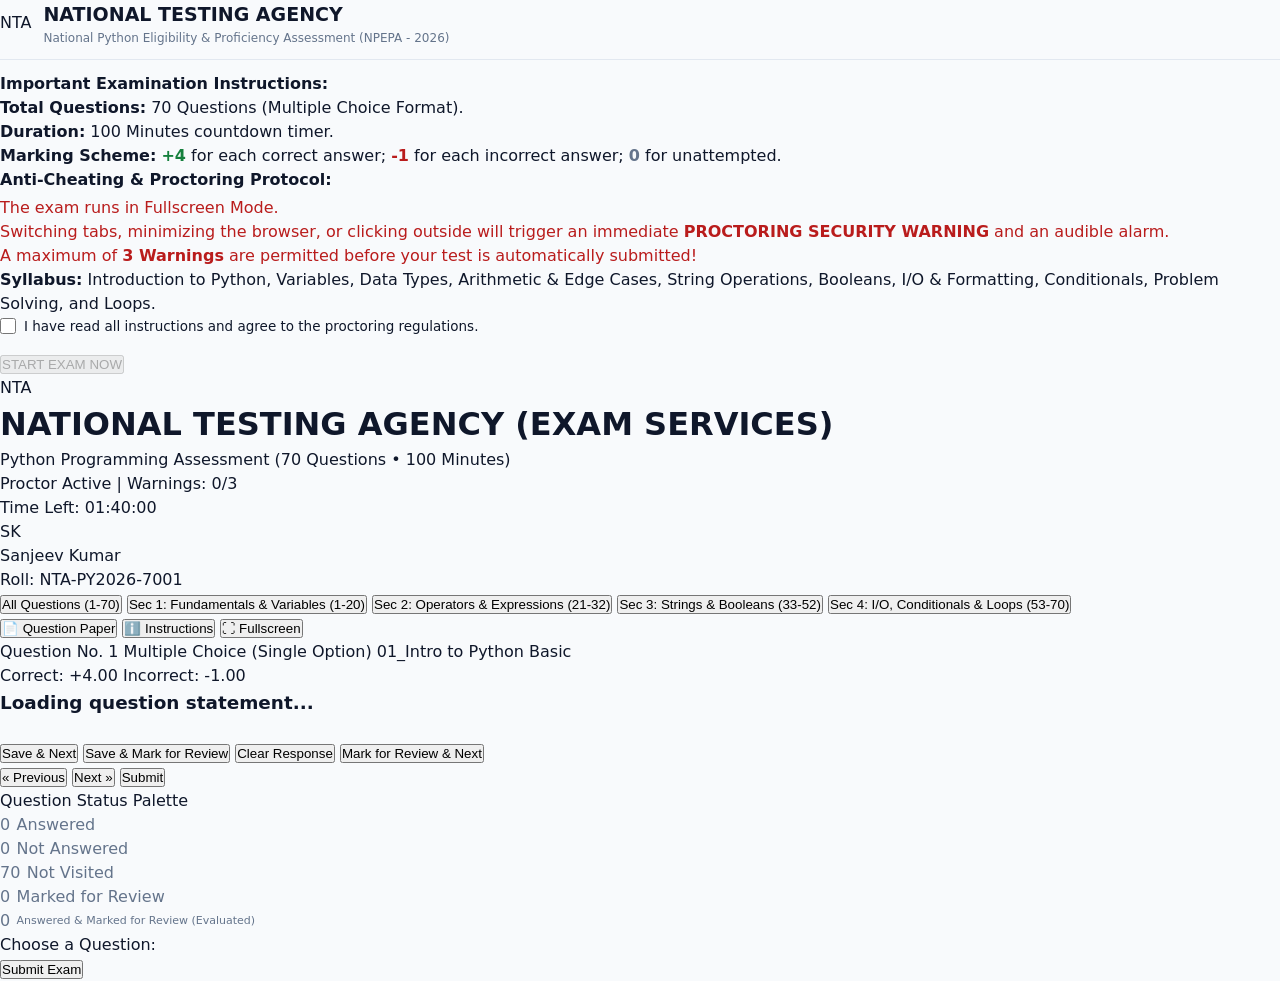
<file: index1.html>
<!DOCTYPE html>
<html lang="en">
<head>
  <meta charset="UTF-8">
  <meta name="viewport" content="width=device-width, initial-scale=1.0">
  <title>NTA Examination Services - Python Core & Logic Assessment</title>
  <link rel="stylesheet" href="styles.css">
  <link rel="icon" href="data:image/svg+xml,<svg xmlns='http://www.w3.org/2000/svg' viewBox='0 0 100 100'><text y='.9em' font-size='90'>🐍</text></svg>">
</head>
<body oncontextmenu="return false;">

  <!-- START OVERLAY (Full screen launch & proctoring consent) -->
  <div id="startOverlay" class="start-overlay">
    <div class="start-modal">
      <div style="display: flex; align-items: center; gap: 12px; margin-bottom: 8px;">
        <span class="nta-badge">NTA</span>
        <div>
          <h2 style="margin: 0; font-size: 19px;">NATIONAL TESTING AGENCY</h2>
          <p style="font-size: 12px; color: #64748b;">National Python Eligibility & Proficiency Assessment (NPEPA - 2026)</p>
        </div>
      </div>
      <hr style="border: 0; border-top: 1px solid #e2e8f0; margin: 12px 0;">
      
      <div class="start-instructions">
        <strong>Important Examination Instructions:</strong>
        <ul>
          <li><strong>Total Questions:</strong> 70 Questions (Multiple Choice Format).</li>
          <li><strong>Duration:</strong> 100 Minutes countdown timer.</li>
          <li><strong>Marking Scheme:</strong> <span style="color: #15803d; font-weight: 700;">+4</span> for each correct answer; <span style="color: #b91c1c; font-weight: 700;">-1</span> for each incorrect answer; <span style="color: #64748b; font-weight: 700;">0</span> for unattempted.</li>
          <li><strong>Anti-Cheating & Proctoring Protocol:</strong>
            <ul style="margin-top: 4px; color: #b91c1c;">
              <li>The exam runs in Fullscreen Mode.</li>
              <li>Switching tabs, minimizing the browser, or clicking outside will trigger an immediate <strong>PROCTORING SECURITY WARNING</strong> and an audible alarm.</li>
              <li>A maximum of <strong>3 Warnings</strong> are permitted before your test is automatically submitted!</li>
            </ul>
          </li>
          <li><strong>Syllabus:</strong> Introduction to Python, Variables, Data Types, Arithmetic & Edge Cases, String Operations, Booleans, I/O & Formatting, Conditionals, Problem Solving, and Loops.</li>
        </ul>
      </div>

      <div style="margin-bottom: 16px;">
        <label style="font-size: 13.5px; display: flex; align-items: center; gap: 8px; cursor: pointer;">
          <input type="checkbox" id="consentCheckbox" style="width: 16px; height: 16px;">
          <span>I have read all instructions and agree to the proctoring regulations.</span>
        </label>
      </div>

      <button id="btnStartExam" class="btn-start-exam" disabled>START EXAM NOW</button>
    </div>
  </div>

  <!-- EXAM TOP HEADER -->
  <header class="exam-header">
    <div class="tricolor-stripe"></div>
    <div class="header-content">
      <div class="logo-section">
        <span class="nta-badge">NTA</span>
        <div class="exam-info">
          <h1>NATIONAL TESTING AGENCY (EXAM SERVICES)</h1>
          <div class="subtitle">Python Programming Assessment (70 Questions &bull; 100 Minutes)</div>
        </div>
      </div>

      <div class="header-right">
        <!-- Proctor Status -->
        <div id="proctorStatusBadge" class="proctor-badge">
          <span class="proctor-dot"></span>
          <span>Proctor Active | Warnings: <span id="warningCountText">0</span>/3</span>
        </div>

        <!-- Timer -->
        <div id="timerContainer" class="timer-container">
          <span class="timer-label">Time Left:</span>
          <span id="timerDisplay" class="timer-digits">01:40:00</span>
        </div>

        <!-- Candidate Details -->
        <div class="candidate-box">
          <div class="candidate-avatar">SK</div>
          <div class="candidate-details">
            <div class="name">Sanjeev Kumar</div>
            <div class="roll">Roll: NTA-PY2026-7001</div>
          </div>
        </div>
      </div>
    </div>
  </header>

  <!-- SUB-HEADER / SECTION & NAVIGATION BAR -->
  <nav class="section-nav-bar">
    <div class="section-tabs" id="sectionTabs">
      <button class="section-tab active" data-section="all">All Questions (1-70)</button>
      <button class="section-tab" data-section="Section 1">Sec 1: Fundamentals & Variables (1-20)</button>
      <button class="section-tab" data-section="Section 2">Sec 2: Operators & Expressions (21-32)</button>
      <button class="section-tab" data-section="Section 3">Sec 3: Strings & Booleans (33-52)</button>
      <button class="section-tab" data-section="Section 4">Sec 4: I/O, Conditionals & Loops (53-70)</button>
    </div>

    <div class="nav-actions">
      <button id="btnQuestionPaper" class="btn-secondary-nav">
        <span>📄 Question Paper</span>
      </button>
      <button id="btnInstructions" class="btn-secondary-nav">
        <span>ℹ️ Instructions</span>
      </button>
      <button id="btnFullscreenToggle" class="btn-secondary-nav">
        <span>⛶ Fullscreen</span>
      </button>
    </div>
  </nav>

  <!-- MAIN EXAM AREA -->
  <main class="main-exam-container" id="examMainContainer">
    <!-- LEFT: Question Viewport -->
    <section class="question-viewport">
      <div class="question-meta-header">
        <div class="question-identity">
          <span class="question-number-title" id="qNumberTitle">Question No. 1</span>
          <span class="question-type-badge">Multiple Choice (Single Option)</span>
          <span class="question-topic-badge" id="qTopicBadge">01_Intro to Python</span>
          <span class="question-type-badge" id="qDifficultyBadge">Basic</span>
        </div>
        <div class="marking-scheme">
          <span class="marks-pos">Correct: +4.00</span>
          <span class="marks-neg">Incorrect: -1.00</span>
        </div>
      </div>

      <div class="question-content-box">
        <div class="question-text" id="questionText">Loading question statement...</div>
        
        <div id="codeSnippetContainer" class="code-container" style="display: none;">
          <pre><code id="codeSnippetText"></code></pre>
        </div>

        <div class="options-list" id="optionsContainer">
          <!-- Dynamically populated options A, B, C, D -->
        </div>
      </div>

      <!-- Action Navigation Toolbar -->
      <footer class="bottom-action-bar">
        <div class="action-left-group">
          <button id="btnSaveNext" class="btn btn-save-next">Save & Next</button>
          <button id="btnSaveMarkReview" class="btn btn-save-review">Save & Mark for Review</button>
          <button id="btnClearResponse" class="btn btn-clear">Clear Response</button>
          <button id="btnMarkReviewNext" class="btn btn-review-next">Mark for Review & Next</button>
        </div>
        <div class="action-right-group">
          <button id="btnPrev" class="btn btn-nav">&laquo; Previous</button>
          <button id="btnNext" class="btn btn-nav">Next &raquo;</button>
          <button id="btnSubmitBottom" class="btn btn-submit-exam">Submit</button>
        </div>
      </footer>
    </section>

    <!-- RIGHT: Question Palette -->
    <aside class="palette-sidebar">
      <!-- Status Legend -->
      <div class="legend-card">
        <div class="legend-title">Question Status Palette</div>
        <div class="legend-grid">
          <div class="legend-item">
            <span class="nta-shape shape-answered" id="countAnswered">0</span>
            <span>Answered</span>
          </div>
          <div class="legend-item">
            <span class="nta-shape shape-not-answered" id="countNotAnswered">0</span>
            <span>Not Answered</span>
          </div>
          <div class="legend-item">
            <span class="nta-shape shape-not-visited" id="countNotVisited">70</span>
            <span>Not Visited</span>
          </div>
          <div class="legend-item">
            <span class="nta-shape shape-review" id="countMarkedReview">0</span>
            <span>Marked for Review</span>
          </div>
          <div class="legend-item" style="grid-column: span 2;">
            <span class="nta-shape shape-review-evaluated" id="countReviewEvaluated">0</span>
            <span style="font-size: 11px;">Answered &amp; Marked for Review (Evaluated)</span>
          </div>
        </div>
      </div>

      <!-- Question Palette Grid -->
      <div class="palette-body">
        <div class="palette-filter-title">Choose a Question:</div>
        <div class="palette-grid" id="paletteGrid">
          <!-- 70 Buttons generated dynamically -->
        </div>
      </div>

      <div class="palette-footer">
        <button id="btnSubmitSidebar" class="btn btn-sidebar-submit">Submit Exam</button>
      </div>
    </aside>
  </main>

  <!-- RESULT DASHBOARD (Initially Hidden) -->
  <div id="resultDashboard" class="result-container" style="display: none;">
    <div class="scorecard-header">
      <span class="nta-badge" style="font-size: 15px;">NTA RESULT</span>
      <h2 style="margin-top: 8px;">NATIONAL TESTING AGENCY - OFFICIAL SCORECARD</h2>
      <p style="color: #64748b; font-size: 13px;">National Python Eligibility & Proficiency Assessment (NPEPA - 2026)</p>
      
      <div style="margin: 16px 0; font-size: 14px; color: #334155; display: flex; justify-content: center; gap: 30px; flex-wrap: wrap;">
        <div><strong>Candidate Name:</strong> Sanjeev Kumar</div>
        <div><strong>Roll Number:</strong> NTA-PY2026-7001</div>
        <div><strong>Exam Date:</strong> <span id="resExamDate">2026-09-30</span></div>
        <div><strong>Proctor Status:</strong> <span id="resProctorStatus" style="font-weight: 700; color: #15803d;">Clean</span></div>
      </div>

      <div class="score-highlight">
        <div class="score-box">
          <div class="num" id="resTotalScore">0</div>
          <div class="desc">Score Out of 280</div>
        </div>
        <div class="score-box">
          <div class="num" id="resPercentage">0%</div>
          <div class="desc">Percentage</div>
        </div>
        <div class="score-box">
          <div class="num" id="resAccuracy">0%</div>
          <div class="desc">Accuracy</div>
        </div>
        <div class="score-box">
          <div class="num" id="resTimeTaken">0m</div>
          <div class="desc">Time Taken</div>
        </div>
      </div>

      <div style="display: flex; justify-content: center; gap: 16px; margin-top: 14px; flex-wrap: wrap;">
        <span style="color: #15803d; font-weight: 600;">✓ Correct: <span id="resCorrectCount">0</span></span>
        <span style="color: #b91c1c; font-weight: 600;">✗ Incorrect: <span id="resIncorrectCount">0</span></span>
        <span style="color: #64748b; font-weight: 600;">○ Unattempted: <span id="resUnattemptedCount">0</span></span>
      </div>
    </div>

    <!-- Review Section with Filter Tabs -->
    <div style="display: flex; justify-content: space-between; align-items: center; margin-bottom: 14px; flex-wrap: wrap; gap: 10px;">
      <h3 style="color: #0b3b60;">Detailed Solutions & Explanations</h3>
      <div class="review-tabs">
        <button class="review-tab-btn active" data-filter="all">All (70)</button>
        <button class="review-tab-btn" data-filter="correct">Correct</button>
        <button class="review-tab-btn" data-filter="incorrect">Incorrect</button>
        <button class="review-tab-btn" data-filter="unattempted">Unattempted</button>
      </div>
    </div>

    <div id="reviewQuestionsContainer" class="review-container">
      <!-- Detailed question breakdown injected here -->
    </div>

    <div style="text-align: center; margin: 30px 0; display: flex; justify-content: center; gap: 14px;">
      <button onclick="window.print()" class="btn btn-nav" style="padding: 10px 20px;">🖨️ Print / Save Scorecard</button>
      <button id="btnRetakeExam" class="btn btn-save-next" style="padding: 10px 20px;">↺ Retake Exam</button>
    </div>
  </div>

  <!-- SECURITY WARNING / PROCTORING MODAL -->
  <div id="securityModal" class="modal-overlay" style="display: none;">
    <div class="modal-card security-alert-card">
      <div class="modal-header security-alert-header">
        <div style="display: flex; align-items: center; gap: 8px;">
          <span class="security-badge-big">SECURITY ALERT</span>
          <h2 style="font-size: 17px; color: #991b1b;">EXAM PROCTORING VIOLATION</h2>
        </div>
      </div>
      <div class="modal-body">
        <p><strong>Warning! Tab switch, window minimization, or focus change detected.</strong></p>
        <div class="violation-counter" id="violationCounterText">
          WARNING #1 OF 3
        </div>
        <p style="font-size: 13.5px; color: #4b5563;">
          Leaving the exam window or switching tabs is strictly forbidden under NTA exam proctoring guidelines.
          If you receive <strong>3 warnings</strong>, your exam will be automatically submitted immediately with all recorded violations.
        </p>
      </div>
      <div class="modal-footer">
        <button id="btnAcknowledgeSecurity" class="btn btn-submit-exam" style="background-color: #dc2626; width: 100%;">
          I UNDERSTAND & RESUME IN FULLSCREEN
        </button>
      </div>
    </div>
  </div>

  <!-- QUESTION PAPER MODAL (Displays all 70 questions) -->
  <div id="questionPaperModal" class="modal-overlay" style="display: none;">
    <div class="modal-card" style="max-width: 850px;">
      <div class="modal-header">
        <h2>Question Paper (All 70 Questions)</h2>
        <button class="modal-close" onclick="closeModal('questionPaperModal')">&times;</button>
      </div>
      <div class="modal-body" id="qpModalBody">
        <!-- Rendered list of all questions -->
      </div>
      <div class="modal-footer">
        <button class="btn btn-nav" onclick="closeModal('questionPaperModal')">Close</button>
      </div>
    </div>
  </div>

  <!-- INSTRUCTIONS MODAL -->
  <div id="instructionsModal" class="modal-overlay" style="display: none;">
    <div class="modal-card">
      <div class="modal-header">
        <h2>General Examination Instructions</h2>
        <button class="modal-close" onclick="closeModal('instructionsModal')">&times;</button>
      </div>
      <div class="modal-body">
        <h4>Question Palette Color Scheme:</h4>
        <ul style="list-style: none; padding: 0; margin: 12px 0; display: flex; flex-direction: column; gap: 8px;">
          <li style="display: flex; align-items: center; gap: 10px;">
            <span class="nta-shape shape-not-visited">1</span> You have not visited the question yet.
          </li>
          <li style="display: flex; align-items: center; gap: 10px;">
            <span class="nta-shape shape-not-answered">2</span> You have not answered the question.
          </li>
          <li style="display: flex; align-items: center; gap: 10px;">
            <span class="nta-shape shape-answered">3</span> You have answered the question.
          </li>
          <li style="display: flex; align-items: center; gap: 10px;">
            <span class="nta-shape shape-review">4</span> You have marked the question for review (not answered).
          </li>
          <li style="display: flex; align-items: center; gap: 10px;">
            <span class="nta-shape shape-review-evaluated">5</span> The question is answered and marked for review (will be evaluated).
          </li>
        </ul>
        <hr style="margin: 14px 0; border: 0; border-top: 1px solid #e2e8f0;">
        <h4>Navigating to a Question:</h4>
        <p>1. Click on the question number in the Question Palette on the right to jump directly to it.</p>
        <p>2. Click <strong>Save & Next</strong> to save your answer and go to the next question.</p>
        <p>3. Click <strong>Mark for Review & Next</strong> to mark for review without saving an answer.</p>
        <p>4. Click <strong>Clear Response</strong> to deselect an answered option.</p>
        <hr style="margin: 14px 0; border: 0; border-top: 1px solid #e2e8f0;">
        <h4>Proctoring Protocol:</h4>
        <p style="color: #b91c1c;">Do NOT switch tabs, resize the browser window, or press Alt+Tab. Doing so generates security warnings. Reaching 3 warnings terminates the exam.</p>
      </div>
      <div class="modal-footer">
        <button class="btn btn-nav" onclick="closeModal('instructionsModal')">Close</button>
      </div>
    </div>
  </div>

  <!-- SUBMIT CONFIRMATION MODAL -->
  <div id="submitConfirmModal" class="modal-overlay" style="display: none;">
    <div class="modal-card" style="max-width: 550px;">
      <div class="modal-header">
        <h2>Submit Examination Confirmation</h2>
        <button class="modal-close" onclick="closeModal('submitConfirmModal')">&times;</button>
      </div>
      <div class="modal-body">
        <p style="font-weight: 600; color: #1e293b;">Here is a summary of your responses:</p>
        
        <table class="summary-table">
          <thead>
            <tr>
              <th>Status</th>
              <th style="width: 100px; text-align: center;">Count</th>
            </tr>
          </thead>
          <tbody>
            <tr>
              <td>Answered</td>
              <td style="text-align: center; font-weight: 700; color: #2e7d32;" id="modalSumAnswered">0</td>
            </tr>
            <tr>
              <td>Not Answered</td>
              <td style="text-align: center; font-weight: 700; color: #dc3545;" id="modalSumNotAnswered">0</td>
            </tr>
            <tr>
              <td>Not Visited</td>
              <td style="text-align: center; font-weight: 700; color: #6c757d;" id="modalSumNotVisited">70</td>
            </tr>
            <tr>
              <td>Marked for Review</td>
              <td style="text-align: center; font-weight: 700; color: #6f42c1;" id="modalSumReview">0</td>
            </tr>
            <tr>
              <td>Answered &amp; Marked for Review (Evaluated)</td>
              <td style="text-align: center; font-weight: 700; color: #6f42c1;" id="modalSumReviewEval">0</td>
            </tr>
          </tbody>
        </table>

        <div style="background: #fff3cd; color: #856404; padding: 10px 14px; border-radius: 6px; font-size: 13px; border: 1px solid #ffeeba;">
          ⚠️ <strong>Attention:</strong> Once submitted, you cannot change your answers. Do you want to submit your exam finally?
        </div>
      </div>
      <div class="modal-footer">
        <button class="btn btn-clear" onclick="closeModal('submitConfirmModal')">No, Return to Exam</button>
        <button id="btnFinalSubmitConfirm" class="btn btn-save-next" style="background-color: #0284c7;">Yes, Submit Finally</button>
      </div>
    </div>
  </div>

  <!-- Load Questions data (works offline, locally via file://, and with server) -->
  <script src="questions.js"></script>
  <!-- Main Exam Engine Script -->
  <script src="app.js"></script>
</body>
</html>
</file>
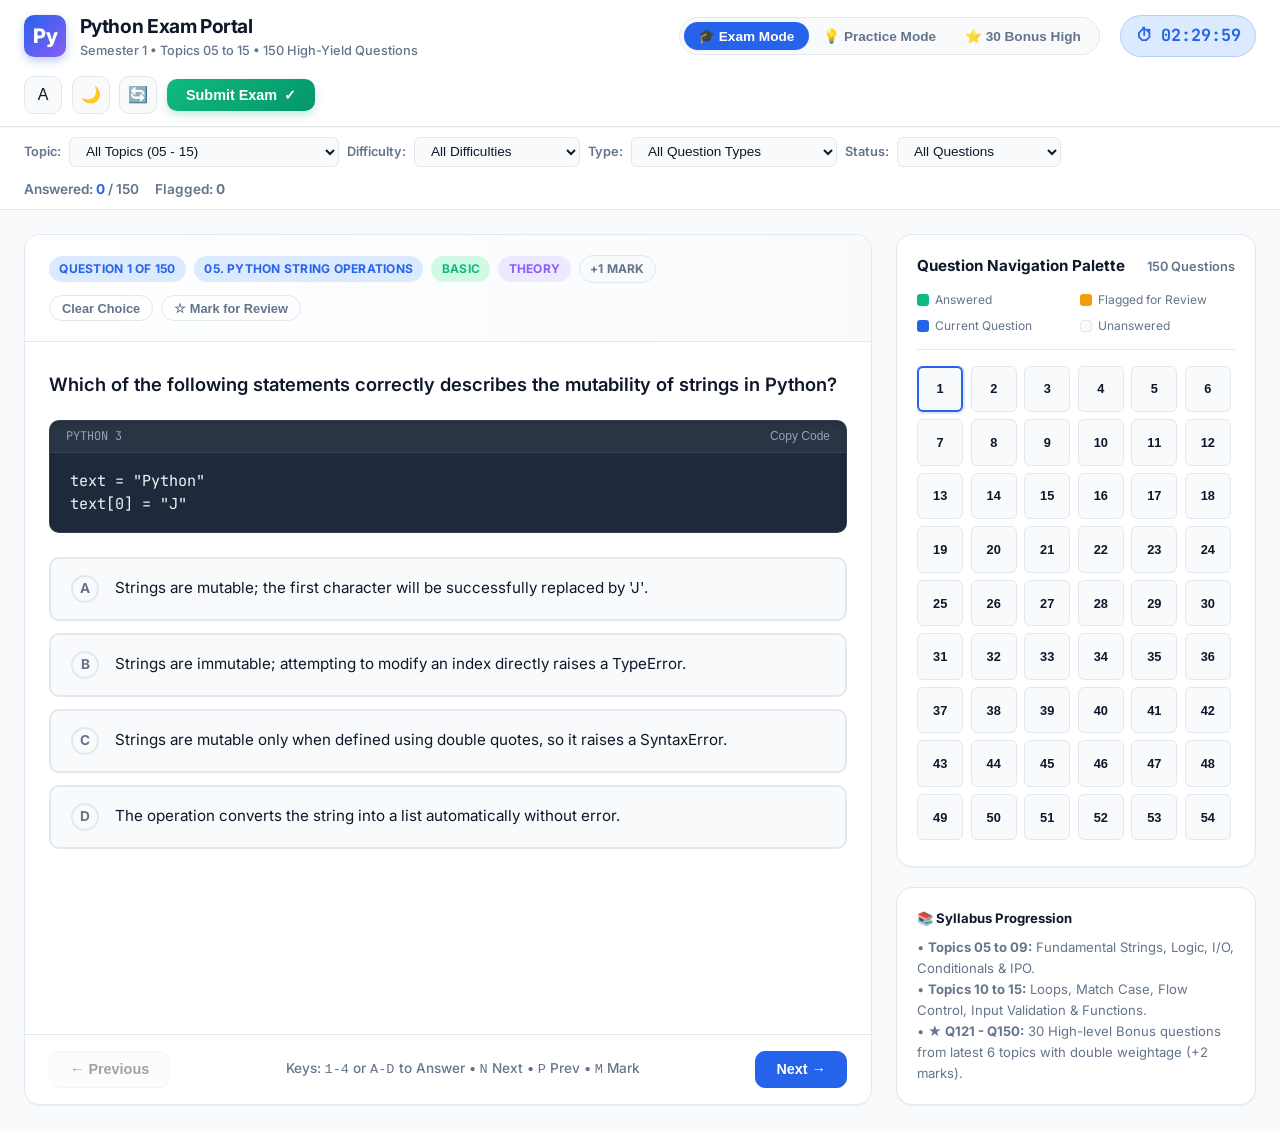
<file: py.html>
<!DOCTYPE html>
<html lang="en">
<head>
  <meta charset="UTF-8">
  <meta name="viewport" content="width=device-width, initial-scale=1.0">
  <title>Python Exam Portal | Topics 05 to 15 (150 Questions)</title>
  <link rel="stylesheet" href="styles.css">
  <link rel="preconnect" href="https://fonts.googleapis.com">
  <link rel="preconnect" href="https://fonts.gstatic.com" crossorigin>
  <link href="https://fonts.googleapis.com/css2?family=Inter:wght@400;500;600;700;800;900&family=JetBrains+Mono:wght@400;500;600;700&display=swap" rel="stylesheet">
</head>
<body>

  <!-- Top Sticky Header -->
  <header class="app-header">
    <div class="header-container">
      <div class="brand-section">
        <div class="brand-logo">Py</div>
        <div>
          <h1 class="brand-title">Python Exam Portal</h1>
          <div class="brand-subtitle">Semester 1 • Topics 05 to 15 • 150 High-Yield Questions</div>
        </div>
      </div>

      <div class="header-center">
        <!-- Mode Switcher -->
        <div class="mode-selector">
          <button class="mode-btn active" data-mode="exam" title="Real exam simulation with timer and score report">🎓 Exam Mode</button>
          <button class="mode-btn" data-mode="practice" title="Instant answer check and full explanations for fast revision">💡 Practice Mode</button>
          <button class="mode-btn" data-mode="bonus" title="Direct access to 30 High-level questions from latest 6 topics">⭐ 30 Bonus High</button>
        </div>

        <!-- Timer Display -->
        <div class="timer-box" title="Remaining Exam Time">
          <span>⏱</span>
          <span id="timer-display">150:00</span>
        </div>
      </div>

      <!-- Quick Actions -->
      <div class="header-actions">
        <button id="font-size-btn" class="icon-btn" title="Adjust Font Size">A</button>
        <button id="theme-toggle-btn" class="icon-btn" title="Toggle Light/Dark Theme">🌙</button>
        <button id="btn-reset-exam" class="icon-btn" title="Reset Exam Progress">🔄</button>
        <button id="btn-submit-exam" class="btn-submit" title="Finalize and Submit">
          <span>Submit Exam</span>
          <span>✓</span>
        </button>
      </div>
    </div>
  </header>

  <!-- Filter & Stats Bar -->
  <nav class="filter-bar">
    <div class="filter-container">
      <div class="filter-group">
        <span class="filter-label">Topic:</span>
        <select id="filter-topic" class="select-filter">
          <option value="all">All Topics (05 - 15)</option>
        </select>

        <span class="filter-label">Difficulty:</span>
        <select id="filter-difficulty" class="select-filter">
          <option value="all">All Difficulties</option>
          <option value="Basic">Basic (61 Qs)</option>
          <option value="Medium">Medium (59 Qs)</option>
          <option value="High (Bonus)">High Bonus (30 Qs)</option>
        </select>

        <span class="filter-label">Type:</span>
        <select id="filter-type" class="select-filter">
          <option value="all">All Question Types</option>
          <option value="Theory">Theory (~20%)</option>
          <option value="Code Output">Code Output</option>
          <option value="Dry Run">Dry Run & Trace</option>
          <option value="Error Hunt">Error Hunt / Bug Detection</option>
          <option value="Pseudo Code">Pseudo Code & Flowchart</option>
        </select>

        <span class="filter-label">Status:</span>
        <select id="filter-status" class="select-filter">
          <option value="all">All Questions</option>
          <option value="answered">Answered Only</option>
          <option value="unanswered">Unanswered Only</option>
          <option value="flagged">Flagged for Review</option>
        </select>
      </div>

      <div id="stats-summary" class="exam-stats-pill">
        <span>Answered: <b>0</b> / 150</span>
        <span>Flagged: <b>0</b></span>
      </div>
    </div>
  </nav>

  <!-- Main Content Layout -->
  <main class="main-wrapper">
    <!-- Question Card -->
    <section class="question-container">
      <!-- Question Header -->
      <div class="question-header">
        <div class="badge-cluster">
          <span id="q-number-badge" class="badge badge-topic">Question 1 of 150</span>
          <span id="q-topic-badge" class="badge badge-topic">Topic Name</span>
          <span id="q-diff-badge" class="badge">Basic</span>
          <span id="q-type-badge" class="badge badge-type">Code Output</span>
          <span id="q-marks-badge" class="badge badge-marks">+1 Mark</span>
        </div>

        <div class="question-actions-top">
          <button id="btn-clear" class="action-btn-pill" title="Clear your selected answer (Shortcut: X)">Clear Choice</button>
          <button id="btn-mark-review" class="action-btn-pill" title="Bookmark for later review (Shortcut: M)">☆ Mark for Review</button>
        </div>
      </div>

      <!-- Question Body -->
      <div class="question-body">
        <div id="q-text" class="question-text">
          Loading question text...
        </div>

        <!-- Code Snippet Box (Conditional) -->
        <div id="q-code-container" class="code-container" style="display: none;">
          <div class="code-header">
            <span>PYTHON 3</span>
            <button id="copy-code-btn" class="code-copy-btn">Copy Code</button>
          </div>
          <pre id="q-code-block" class="code-block"></pre>
        </div>

        <!-- Multiple Choice Options -->
        <div id="options-container" class="options-list">
          <!-- Dynamically Rendered -->
        </div>

        <!-- Step-by-Step Explanation Card -->
        <div id="explanation-card" class="explanation-card" style="display: none;">
          <div class="explanation-title">
            <span>💡 In-Depth Explanation & Logic Breakdown:</span>
          </div>
          <div id="explanation-content" class="explanation-content"></div>
        </div>
      </div>

      <!-- Question Footer Navigation -->
      <div class="question-footer">
        <button id="btn-prev" class="nav-btn" title="Previous Question (Shortcut: P or Left Arrow)">
          ← Previous
        </button>

        <div style="font-size: 0.85rem; color: var(--text-muted); font-weight: 500;">
          Keys: <kbd>1-4</kbd> or <kbd>A-D</kbd> to Answer • <kbd>N</kbd> Next • <kbd>P</kbd> Prev • <kbd>M</kbd> Mark
        </div>

        <button id="btn-next" class="nav-btn nav-btn-primary" title="Next Question (Shortcut: N or Right Arrow)">
          Next →
        </button>
      </div>
    </section>

    <!-- Sidebar: Palette & Overview -->
    <aside class="sidebar-container">
      <div class="sidebar-card">
        <div class="sidebar-title">
          <span>Question Navigation Palette</span>
          <span style="font-size: 0.8rem; font-weight: 600; color: var(--text-muted);">150 Questions</span>
        </div>

        <!-- Palette Legend -->
        <div class="palette-legend">
          <div class="legend-item"><div class="legend-dot dot-answered"></div> Answered</div>
          <div class="legend-item"><div class="legend-dot dot-flagged"></div> Flagged for Review</div>
          <div class="legend-item"><div class="legend-dot dot-current"></div> Current Question</div>
          <div class="legend-item"><div class="legend-dot dot-unvisited"></div> Unanswered</div>
        </div>

        <!-- Question Grid -->
        <div id="palette-grid" class="palette-grid">
          <!-- 150 Question buttons generated by JS -->
        </div>
      </div>

      <!-- Syllabus Weightage Summary -->
      <div class="sidebar-card" style="font-size: 0.82rem; line-height: 1.6; color: var(--text-muted);">
        <div style="font-weight: 700; color: var(--text-main); margin-bottom: 0.5rem; display: flex; align-items: center; gap: 0.35rem;">
          <span>📚 Syllabus Progression</span>
        </div>
        <p>• <b>Topics 05 to 09:</b> Fundamental Strings, Logic, I/O, Conditionals & IPO.</p>
        <p>• <b>Topics 10 to 15:</b> Loops, Match Case, Flow Control, Input Validation & Functions.</p>
        <p>• <b>★ Q121 - Q150:</b> 30 High-level Bonus questions from latest 6 topics with double weightage (+2 marks).</p>
      </div>
    </aside>
  </main>

  <!-- Submission Results & Analytics Modal -->
  <div id="results-modal" class="modal-overlay" style="display: none;">
    <div class="modal-content">
      <div class="modal-header">
        <h2 style="font-size: 1.35rem; font-weight: 800; color: var(--text-main);">Exam Performance & Diagnostic Report</h2>
        <button id="modal-close-btn" class="icon-btn" style="border: none;">✕</button>
      </div>

      <div class="modal-body">
        <!-- Hero Score Box -->
        <div class="score-hero">
          <div style="font-size: 0.9rem; font-weight: 700; color: var(--text-muted); text-transform: uppercase; letter-spacing: 0.05em;">Total Score</div>
          <div id="modal-score" class="score-number">142 / 180</div>
          <div id="modal-percent" style="font-size: 1.4rem; font-weight: 800; color: var(--text-main);">78.8%</div>
          <div id="modal-grade-badge" class="score-badge">Grade A (Distinction)</div>
        </div>

        <!-- Summary Stats Grid -->
        <div class="score-stats-grid">
          <div class="score-stat-box">
            <div id="stat-correct" class="score-stat-val" style="color: var(--success);">0</div>
            <div class="score-stat-lbl">Correct Answers</div>
          </div>
          <div class="score-stat-box">
            <div id="stat-incorrect" class="score-stat-val" style="color: var(--danger);">0</div>
            <div class="score-stat-lbl">Incorrect Answers</div>
          </div>
          <div class="score-stat-box">
            <div id="stat-unattempted" class="score-stat-val" style="color: var(--warning);">0</div>
            <div class="score-stat-lbl">Unattempted</div>
          </div>
        </div>

        <!-- Topic-Wise Performance Analytics -->
        <div class="analytics-section">
          <div class="analytics-title">📊 Topic-Wise Diagnostic Breakdown</div>
          <div style="font-size: 0.85rem; color: var(--text-muted); margin-bottom: 1rem;">
            Identify which topics are your strongest and which topics require immediate revision before tomorrow's exam:
          </div>
          <div id="topic-breakdown-container">
            <!-- Dynamically populated progress rows -->
          </div>
        </div>
      </div>

      <div class="modal-footer">
        <button id="modal-print-btn" class="nav-btn">🖨️ Print / Save Report</button>
        <button id="modal-review-btn" class="nav-btn nav-btn-primary">Review Answers & Explanations</button>
      </div>
    </div>
  </div>

  <!-- Scripts -->
  <script src="questions.js"></script>
  <script src="app.js"></script>
</body>
</html>
</file>
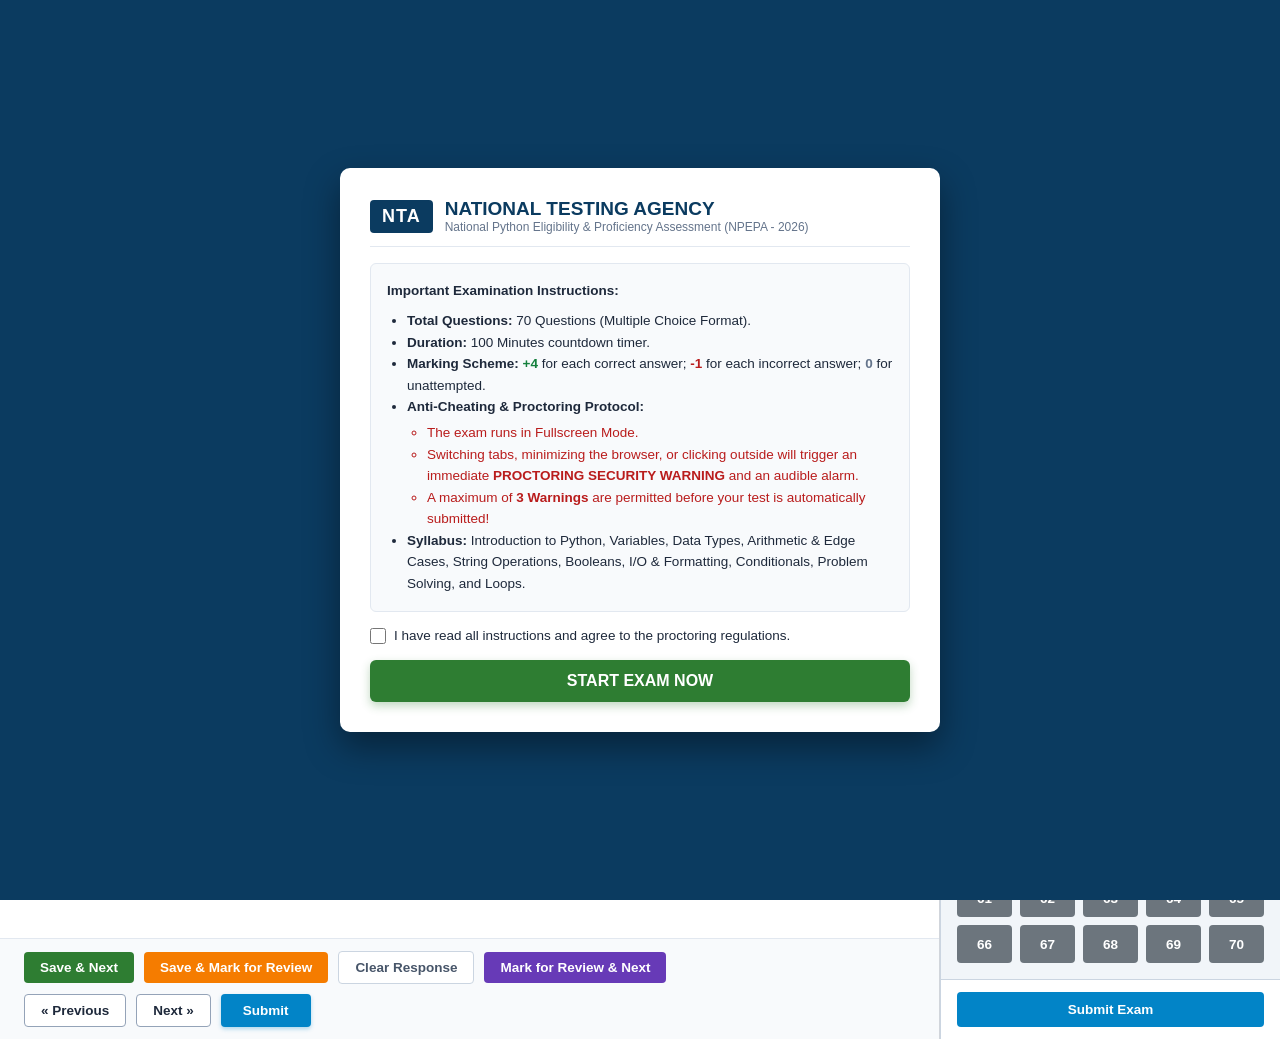
<file: secondtest.html>
<!DOCTYPE html>
<html lang="en">
<head>
  <meta charset="UTF-8">
  <meta name="viewport" content="width=device-width, initial-scale=1.0">
  <title>NTA Examination Services - Python Core & Logic Assessment</title>
  <style>
/* NTA JEE/NEET/CUET Style Exam Portal Theme */
:root {
  --nta-blue: #0b3b60;
  --nta-dark-blue: #06233b;
  --nta-light-blue: #1976d2;
  --nta-header-bg: #ffffff;
  --nta-accent: #ff9800;
  --bg-page: #eef2f6;
  --bg-card: #ffffff;
  --text-dark: #212529;
  --text-muted: #6c757d;
  --border-color: #d1d5db;
  
  /* NTA Question Status Colors */
  --status-answered: #228b22;           /* Green */
  --status-not-answered: #dc3545;       /* Red / Orange-Red */
  --status-not-visited: #6c757d;        /* Silver / Gray */
  --status-marked-review: #6f42c1;      /* Purple */
  --status-review-evaluated: #6f42c1;   /* Purple with green dot */
}

* {
  box-sizing: border-box;
  margin: 0;
  padding: 0;
  font-family: -apple-system, BlinkMacSystemFont, "Segoe UI", Roboto, Oxygen, Ubuntu, Cantarell, "Helvetica Neue", Arial, sans-serif;
  -webkit-user-select: none;
  -moz-user-select: none;
  -ms-user-select: none;
  user-select: none;
}

body {
  background-color: var(--bg-page);
  color: var(--text-dark);
  min-height: 100vh;
  display: flex;
  flex-direction: column;
  overflow-x: hidden;
}

/* Allow text selection inside code blocks and explanations during review */
.code-snippet, .explanation-box, .review-container {
  -webkit-user-select: text !important;
  -moz-user-select: text !important;
  user-select: text !important;
}

/* ==================== HEADER BAR ==================== */
.exam-header {
  background: #ffffff;
  border-bottom: 3px solid #0b3b60;
  box-shadow: 0 2px 8px rgba(0, 0, 0, 0.08);
  position: sticky;
  top: 0;
  z-index: 100;
}

.tricolor-stripe {
  height: 4px;
  background: linear-gradient(90deg, #ff9933 33.3%, #ffffff 33.3%, #ffffff 66.6%, #138808 66.6%);
}

.header-content {
  display: flex;
  justify-content: space-between;
  align-items: center;
  padding: 8px 20px;
  flex-wrap: wrap;
  gap: 12px;
}

.logo-section {
  display: flex;
  align-items: center;
  gap: 12px;
}

.nta-badge {
  background: var(--nta-blue);
  color: #fff;
  font-weight: 800;
  font-size: 18px;
  padding: 6px 12px;
  border-radius: 4px;
  letter-spacing: 1px;
}

.exam-info h1 {
  font-size: 17px;
  font-weight: 700;
  color: var(--nta-dark-blue);
  line-height: 1.2;
}

.exam-info .subtitle {
  font-size: 11px;
  color: #495057;
  font-weight: 500;
  text-transform: uppercase;
  letter-spacing: 0.5px;
}

.header-right {
  display: flex;
  align-items: center;
  gap: 16px;
  flex-wrap: wrap;
}

/* Timer Badge */
.timer-container {
  display: flex;
  align-items: center;
  gap: 8px;
  background: #f8f9fa;
  border: 1px solid #ced4da;
  padding: 6px 14px;
  border-radius: 6px;
}

.timer-label {
  font-size: 12px;
  font-weight: 600;
  color: #495057;
  text-transform: uppercase;
}

.timer-digits {
  font-family: 'Consolas', 'Courier New', monospace;
  font-size: 20px;
  font-weight: 700;
  color: #0b3b60;
  letter-spacing: 1px;
}

.timer-warning {
  background: #fff3cd !important;
  border-color: #ffeeba !important;
  color: #856404 !important;
}

.timer-danger {
  background: #f8d7da !important;
  border-color: #f5c6cb !important;
  color: #721c24 !important;
  animation: pulse-danger 1s infinite alternate;
}

@keyframes pulse-danger {
  0% { transform: scale(1); }
  100% { transform: scale(1.03); }
}

/* Proctor Status Badge */
.proctor-badge {
  display: flex;
  align-items: center;
  gap: 6px;
  font-size: 12px;
  font-weight: 600;
  padding: 6px 12px;
  border-radius: 20px;
  background: #e8f5e9;
  color: #2e7d32;
  border: 1px solid #c8e6c9;
}

.proctor-dot {
  width: 8px;
  height: 8px;
  background-color: #2e7d32;
  border-radius: 50%;
  box-shadow: 0 0 6px #2e7d32;
  animation: blink-dot 1.5s infinite;
}

@keyframes blink-dot {
  0%, 100% { opacity: 1; }
  50% { opacity: 0.3; }
}

.proctor-warning {
  background: #ffebee;
  color: #c62828;
  border-color: #ffcdd2;
}

.proctor-warning .proctor-dot {
  background-color: #c62828;
  box-shadow: 0 0 6px #c62828;
}

/* Candidate Profile Header Box */
.candidate-box {
  display: flex;
  align-items: center;
  gap: 10px;
  background: #e9ecef;
  padding: 4px 12px;
  border-radius: 6px;
  border: 1px solid #ced4da;
}

.candidate-avatar {
  width: 34px;
  height: 34px;
  border-radius: 50%;
  background: var(--nta-blue);
  color: #fff;
  display: flex;
  align-items: center;
  justify-content: center;
  font-weight: 700;
  font-size: 14px;
}

.candidate-details {
  font-size: 12px;
  line-height: 1.3;
}

.candidate-details .name {
  font-weight: 700;
  color: #212529;
}

.candidate-details .roll {
  font-size: 11px;
  color: #6c757d;
}

/* ==================== SUB-HEADER / SECTION BAR ==================== */
.section-nav-bar {
  background: #34495e;
  padding: 6px 20px;
  display: flex;
  justify-content: space-between;
  align-items: center;
  flex-wrap: wrap;
  gap: 10px;
}

.section-tabs {
  display: flex;
  gap: 6px;
  overflow-x: auto;
}

.section-tab {
  background: rgba(255, 255, 255, 0.15);
  color: #ffffff;
  border: none;
  padding: 6px 14px;
  border-radius: 4px;
  font-size: 13px;
  font-weight: 600;
  cursor: pointer;
  white-space: nowrap;
  transition: all 0.2s;
}

.section-tab:hover {
  background: rgba(255, 255, 255, 0.3);
}

.section-tab.active {
  background: #27ae60;
  color: #fff;
  box-shadow: 0 2px 4px rgba(0,0,0,0.2);
}

.nav-actions {
  display: flex;
  align-items: center;
  gap: 10px;
}

.btn-secondary-nav {
  background: transparent;
  border: 1px solid rgba(255, 255, 255, 0.5);
  color: #ffffff;
  padding: 4px 10px;
  border-radius: 4px;
  font-size: 12px;
  font-weight: 600;
  cursor: pointer;
  display: flex;
  align-items: center;
  gap: 6px;
}

.btn-secondary-nav:hover {
  background: rgba(255, 255, 255, 0.2);
}

/* ==================== MAIN CONTENT LAYOUT ==================== */
.main-exam-container {
  display: flex;
  flex: 1;
  height: calc(100vh - 110px);
  overflow: hidden;
}

/* Left: Question Area */
.question-viewport {
  flex: 1;
  display: flex;
  flex-direction: column;
  background: #ffffff;
  border-right: 1px solid var(--border-color);
  overflow-y: auto;
}

.question-meta-header {
  padding: 10px 24px;
  border-bottom: 2px solid #e2e8f0;
  display: flex;
  justify-content: space-between;
  align-items: center;
  background: #f8fafc;
  flex-wrap: wrap;
  gap: 8px;
}

.question-identity {
  display: flex;
  align-items: baseline;
  gap: 12px;
}

.question-number-title {
  font-size: 17px;
  font-weight: 700;
  color: var(--nta-blue);
}

.question-type-badge {
  font-size: 12px;
  background: #e2e8f0;
  color: #334155;
  padding: 2px 8px;
  border-radius: 4px;
  font-weight: 600;
}

.question-topic-badge {
  font-size: 12px;
  background: #e0f2fe;
  color: #0369a1;
  padding: 2px 8px;
  border-radius: 4px;
  font-weight: 600;
}

.marking-scheme {
  font-size: 12px;
  font-weight: 600;
  color: #475569;
  display: flex;
  gap: 8px;
}

.marks-pos {
  color: #15803d;
  background: #dcfce7;
  padding: 2px 6px;
  border-radius: 4px;
}

.marks-neg {
  color: #b91c1c;
  background: #fee2e2;
  padding: 2px 6px;
  border-radius: 4px;
}

.question-content-box {
  padding: 24px;
  flex: 1;
  overflow-y: auto;
}

.question-text {
  font-size: 16px;
  line-height: 1.6;
  font-weight: 600;
  color: #1e293b;
  margin-bottom: 16px;
}

/* Code Snippet Box */
.code-container {
  background: #1e1e1e;
  color: #d4d4d4;
  border-radius: 6px;
  padding: 14px 18px;
  margin-bottom: 20px;
  font-family: 'Consolas', 'Fira Code', 'Courier New', monospace;
  font-size: 14.5px;
  line-height: 1.5;
  overflow-x: auto;
  border: 1px solid #333;
  box-shadow: inset 0 2px 4px rgba(0,0,0,0.3);
}

.code-container pre {
  margin: 0;
  white-space: pre-wrap;
  word-break: break-all;
}

/* Options Container */
.options-list {
  display: flex;
  flex-direction: column;
  gap: 12px;
  margin-top: 10px;
}

.option-item {
  display: flex;
  align-items: flex-start;
  gap: 14px;
  padding: 12px 16px;
  border: 1.5px solid #e2e8f0;
  border-radius: 8px;
  background: #ffffff;
  cursor: pointer;
  transition: all 0.15s ease-in-out;
}

.option-item:hover {
  background-color: #f1f5f9;
  border-color: #94a3b8;
}

.option-item.selected {
  background-color: #e0f2fe;
  border-color: #0284c7;
  box-shadow: 0 0 0 1px #0284c7;
}

.option-radio {
  margin-top: 3px;
  width: 18px;
  height: 18px;
  cursor: pointer;
  accent-color: #0284c7;
}

.option-label {
  font-weight: 700;
  font-size: 14px;
  color: #475569;
  min-width: 24px;
}

.option-text {
  font-size: 15px;
  color: #1e293b;
  line-height: 1.4;
  font-family: inherit;
}

/* Bottom Action Navigation Toolbar */
.bottom-action-bar {
  background: #f8fafc;
  border-top: 1px solid #e2e8f0;
  padding: 12px 24px;
  display: flex;
  justify-content: space-between;
  align-items: center;
  flex-wrap: wrap;
  gap: 10px;
}

.action-left-group, .action-right-group {
  display: flex;
  align-items: center;
  gap: 10px;
  flex-wrap: wrap;
}

/* Buttons */
.btn {
  padding: 8px 16px;
  font-size: 13.5px;
  font-weight: 600;
  border-radius: 4px;
  cursor: pointer;
  transition: all 0.2s;
  display: inline-flex;
  align-items: center;
  justify-content: center;
  gap: 6px;
  border: none;
}

.btn-save-next {
  background-color: #2e7d32;
  color: #ffffff;
}
.btn-save-next:hover {
  background-color: #1b5e20;
}

.btn-save-review {
  background-color: #f57c00;
  color: #ffffff;
}
.btn-save-review:hover {
  background-color: #e65100;
}

.btn-clear {
  background-color: #ffffff;
  color: #475569;
  border: 1px solid #cbd5e1;
}
.btn-clear:hover {
  background-color: #f1f5f9;
}

.btn-review-next {
  background-color: #673ab7;
  color: #ffffff;
}
.btn-review-next:hover {
  background-color: #512da8;
}

.btn-nav {
  background-color: #ffffff;
  color: #1e293b;
  border: 1px solid #94a3b8;
}
.btn-nav:hover {
  background-color: #e2e8f0;
}

.btn-submit-exam {
  background-color: #0284c7;
  color: #ffffff;
  font-weight: 700;
  padding: 9px 22px;
  box-shadow: 0 2px 4px rgba(2, 132, 199, 0.3);
}
.btn-submit-exam:hover {
  background-color: #0369a1;
}

/* ==================== RIGHT: QUESTION PALETTE ==================== */
.palette-sidebar {
  width: 340px;
  background: #f1f5f9;
  display: flex;
  flex-direction: column;
  overflow-y: auto;
  border-left: 1px solid #cbd5e1;
}

/* Legend Section */
.legend-card {
  background: #ffffff;
  padding: 12px 16px;
  border-bottom: 1px solid #e2e8f0;
}

.legend-title {
  font-size: 13px;
  font-weight: 700;
  color: #334155;
  margin-bottom: 10px;
  text-transform: uppercase;
  letter-spacing: 0.5px;
}

.legend-grid {
  display: grid;
  grid-template-columns: 1fr 1fr;
  gap: 8px;
}

.legend-item {
  display: flex;
  align-items: center;
  gap: 8px;
  font-size: 11.5px;
  color: #334155;
}

/* Authentic NTA Status Badges */
.nta-shape {
  width: 28px;
  height: 26px;
  display: flex;
  align-items: center;
  justify-content: center;
  font-size: 11.5px;
  font-weight: 700;
  color: #fff;
  flex-shrink: 0;
}

/* 1. Answered: Green with tapered bottom or rounded */
.shape-answered {
  background-color: var(--status-answered);
  border-radius: 4px;
}

/* 2. Not Answered: Red/Orange rounded */
.shape-not-answered {
  background-color: var(--status-not-answered);
  border-radius: 4px;
}

/* 3. Not Visited: Gray */
.shape-not-visited {
  background-color: var(--status-not-visited);
  border-radius: 4px;
  color: #fff;
}

/* 4. Marked for Review: Purple Circle */
.shape-review {
  background-color: var(--status-marked-review);
  border-radius: 50%;
  width: 26px;
  height: 26px;
}

/* 5. Answered & Marked for Review: Purple Circle with small green dot */
.shape-review-evaluated {
  background-color: var(--status-review-evaluated);
  border-radius: 50%;
  width: 26px;
  height: 26px;
  position: relative;
}

.shape-review-evaluated::after {
  content: "";
  position: absolute;
  bottom: 0px;
  right: 0px;
  width: 8px;
  height: 8px;
  background-color: #4caf50;
  border-radius: 2px;
  border: 1px solid #fff;
}

.legend-count {
  font-weight: 700;
}

/* Palette Grid */
.palette-body {
  padding: 16px;
  flex: 1;
}

.palette-filter-title {
  font-size: 13px;
  font-weight: 700;
  color: #1e293b;
  margin-bottom: 12px;
}

.palette-grid {
  display: grid;
  grid-template-columns: repeat(5, 1fr);
  gap: 8px;
}

.palette-btn {
  height: 38px;
  font-size: 13.5px;
  font-weight: 700;
  display: flex;
  align-items: center;
  justify-content: center;
  cursor: pointer;
  border: none;
  transition: transform 0.1s, box-shadow 0.1s;
  position: relative;
}

.palette-btn:hover {
  transform: scale(1.05);
  box-shadow: 0 2px 6px rgba(0,0,0,0.15);
}

.palette-btn.active-question {
  outline: 3px solid #0284c7;
  outline-offset: 1px;
  box-shadow: 0 0 8px rgba(2, 132, 199, 0.6);
  z-index: 2;
}

.palette-footer {
  padding: 12px 16px;
  background: #ffffff;
  border-top: 1px solid #cbd5e1;
}

.btn-sidebar-submit {
  width: 100%;
  padding: 10px;
  background: #0284c7;
  color: #fff;
  font-weight: 700;
  border-radius: 4px;
}
.btn-sidebar-submit:hover {
  background: #0369a1;
}

/* ==================== MODALS ==================== */
.modal-overlay {
  position: fixed;
  top: 0;
  left: 0;
  width: 100vw;
  height: 100vh;
  background: rgba(0, 0, 0, 0.65);
  display: flex;
  align-items: center;
  justify-content: center;
  z-index: 9999;
  backdrop-filter: blur(3px);
}

.modal-card {
  background: #ffffff;
  border-radius: 8px;
  width: 90%;
  max-width: 650px;
  max-height: 88vh;
  display: flex;
  flex-direction: column;
  box-shadow: 0 10px 30px rgba(0, 0, 0, 0.3);
  animation: modal-pop 0.2s ease-out;
}

@keyframes modal-pop {
  from { opacity: 0; transform: scale(0.95); }
  to { opacity: 1; transform: scale(1); }
}

.modal-header {
  padding: 14px 20px;
  border-bottom: 2px solid #0b3b60;
  display: flex;
  justify-content: space-between;
  align-items: center;
  background: #f8fafc;
}

.modal-header h2 {
  font-size: 18px;
  color: var(--nta-dark-blue);
  font-weight: 700;
}

.modal-close {
  background: transparent;
  border: none;
  font-size: 22px;
  cursor: pointer;
  color: #64748b;
}

.modal-body {
  padding: 20px;
  overflow-y: auto;
  line-height: 1.6;
  font-size: 14px;
  color: #334155;
}

.modal-footer {
  padding: 12px 20px;
  border-top: 1px solid #e2e8f0;
  display: flex;
  justify-content: flex-end;
  gap: 12px;
  background: #f8fafc;
}

/* Proctoring Security Warning Modal */
.security-alert-card {
  max-width: 500px;
  border: 3px solid #dc2626;
  background: #fff;
}

.security-alert-header {
  background: #fee2e2;
  color: #991b1b;
  border-bottom: 2px solid #ef4444;
}

.security-badge-big {
  background: #dc2626;
  color: white;
  padding: 4px 10px;
  border-radius: 4px;
  font-size: 12px;
  font-weight: 800;
  letter-spacing: 0.5px;
}

.violation-counter {
  font-size: 15px;
  font-weight: 700;
  color: #dc2626;
  margin: 12px 0;
  padding: 8px 12px;
  background: #fef2f2;
  border-left: 4px solid #dc2626;
  border-radius: 4px;
}

/* Summary Table in Submit Modal */
.summary-table {
  width: 100%;
  border-collapse: collapse;
  margin: 14px 0;
}

.summary-table th, .summary-table td {
  padding: 10px 14px;
  border: 1px solid #cbd5e1;
  text-align: left;
}

.summary-table th {
  background: #f1f5f9;
  font-weight: 700;
  color: #1e293b;
}

/* ==================== RESULT DASHBOARD ==================== */
.result-container {
  max-width: 1000px;
  margin: 24px auto;
  padding: 20px;
  width: 95%;
}

.scorecard-header {
  background: #ffffff;
  border: 2px solid #0b3b60;
  border-radius: 8px;
  padding: 20px;
  text-align: center;
  box-shadow: 0 4px 12px rgba(0,0,0,0.06);
  margin-bottom: 20px;
}

.scorecard-header h2 {
  color: #0b3b60;
  font-size: 22px;
  margin-bottom: 4px;
}

.score-highlight {
  display: flex;
  justify-content: center;
  gap: 30px;
  margin: 20px 0;
  flex-wrap: wrap;
}

.score-box {
  background: #f8fafc;
  border: 1px solid #cbd5e1;
  padding: 14px 22px;
  border-radius: 8px;
  min-width: 160px;
  text-align: center;
}

.score-box .num {
  font-size: 28px;
  font-weight: 800;
  color: #0b3b60;
  margin-bottom: 4px;
}

.score-box .desc {
  font-size: 12px;
  font-weight: 600;
  color: #64748b;
  text-transform: uppercase;
}

.review-tabs {
  display: flex;
  gap: 10px;
  margin-bottom: 16px;
  flex-wrap: wrap;
}

.review-tab-btn {
  padding: 8px 16px;
  background: #e2e8f0;
  border: none;
  border-radius: 4px;
  font-weight: 600;
  cursor: pointer;
  color: #334155;
}

.review-tab-btn.active {
  background: #0b3b60;
  color: #fff;
}

.review-card {
  background: #ffffff;
  border: 1px solid #cbd5e1;
  border-radius: 8px;
  padding: 18px 20px;
  margin-bottom: 16px;
  box-shadow: 0 2px 6px rgba(0,0,0,0.03);
}

.review-card.status-correct {
  border-left: 6px solid #228b22;
}

.review-card.status-incorrect {
  border-left: 6px solid #dc3545;
}

.review-card.status-skipped {
  border-left: 6px solid #6c757d;
}

.review-meta {
  display: flex;
  justify-content: space-between;
  margin-bottom: 10px;
  font-size: 13px;
  font-weight: 600;
}

.explanation-box {
  background: #f0fdf4;
  border: 1px solid #bbf7d0;
  border-radius: 6px;
  padding: 12px 14px;
  margin-top: 12px;
  font-size: 13.5px;
  color: #166534;
}

/* Fullscreen Start Overlay */
.start-overlay {
  position: fixed;
  top: 0;
  left: 0;
  width: 100vw;
  height: 100vh;
  background: #0b3b60;
  z-index: 10000;
  display: flex;
  align-items: center;
  justify-content: center;
  color: #fff;
}

.start-modal {
  background: #ffffff;
  color: #1e293b;
  border-radius: 10px;
  max-width: 600px;
  width: 90%;
  padding: 30px;
  box-shadow: 0 15px 35px rgba(0,0,0,0.4);
}

.start-modal h2 {
  color: #0b3b60;
  margin-bottom: 12px;
}

.start-instructions {
  background: #f8fafc;
  padding: 16px;
  border-radius: 6px;
  border: 1px solid #e2e8f0;
  margin: 16px 0;
  font-size: 13.5px;
  line-height: 1.6;
}

.start-instructions ul {
  padding-left: 20px;
  margin-top: 8px;
}

.btn-start-exam {
  width: 100%;
  padding: 12px;
  background: #2e7d32;
  color: white;
  font-size: 16px;
  font-weight: 700;
  border-radius: 6px;
  border: none;
  cursor: pointer;
  box-shadow: 0 4px 10px rgba(46, 125, 50, 0.3);
  transition: all 0.2s;
}
.btn-start-exam:hover {
  background: #1b5e20;
}

/* Responsive Breakpoints */
@media (max-width: 992px) {
  .main-exam-container {
    flex-direction: column;
    height: auto;
  }
  .palette-sidebar {
    width: 100%;
    border-left: none;
    border-top: 2px solid #cbd5e1;
  }
}

</style>
  <link rel="icon" href="data:image/svg+xml,<svg xmlns='http://www.w3.org/2000/svg' viewBox='0 0 100 100'><text y='.9em' font-size='90'>🐍</text></svg>">
</head>
<body oncontextmenu="return false;">

  <!-- START OVERLAY (Full screen launch & proctoring consent) -->
  <div id="startOverlay" class="start-overlay">
    <div class="start-modal">
      <div style="display: flex; align-items: center; gap: 12px; margin-bottom: 8px;">
        <span class="nta-badge">NTA</span>
        <div>
          <h2 style="margin: 0; font-size: 19px;">NATIONAL TESTING AGENCY</h2>
          <p style="font-size: 12px; color: #64748b;">National Python Eligibility & Proficiency Assessment (NPEPA - 2026)</p>
        </div>
      </div>
      <hr style="border: 0; border-top: 1px solid #e2e8f0; margin: 12px 0;">
      
      <div class="start-instructions">
        <strong>Important Examination Instructions:</strong>
        <ul>
          <li><strong>Total Questions:</strong> 70 Questions (Multiple Choice Format).</li>
          <li><strong>Duration:</strong> 100 Minutes countdown timer.</li>
          <li><strong>Marking Scheme:</strong> <span style="color: #15803d; font-weight: 700;">+4</span> for each correct answer; <span style="color: #b91c1c; font-weight: 700;">-1</span> for each incorrect answer; <span style="color: #64748b; font-weight: 700;">0</span> for unattempted.</li>
          <li><strong>Anti-Cheating & Proctoring Protocol:</strong>
            <ul style="margin-top: 4px; color: #b91c1c;">
              <li>The exam runs in Fullscreen Mode.</li>
              <li>Switching tabs, minimizing the browser, or clicking outside will trigger an immediate <strong>PROCTORING SECURITY WARNING</strong> and an audible alarm.</li>
              <li>A maximum of <strong>3 Warnings</strong> are permitted before your test is automatically submitted!</li>
            </ul>
          </li>
          <li><strong>Syllabus:</strong> Introduction to Python, Variables, Data Types, Arithmetic & Edge Cases, String Operations, Booleans, I/O & Formatting, Conditionals, Problem Solving, and Loops.</li>
        </ul>
      </div>

      <div style="margin-bottom: 16px;">
        <label style="font-size: 13.5px; display: flex; align-items: center; gap: 8px; cursor: pointer;">
          <input type="checkbox" id="consentCheckbox" style="width: 16px; height: 16px;">
          <span>I have read all instructions and agree to the proctoring regulations.</span>
        </label>
      </div>

      <button id="btnStartExam" class="btn-start-exam" disabled>START EXAM NOW</button>
    </div>
  </div>

  <!-- EXAM TOP HEADER -->
  <header class="exam-header">
    <div class="tricolor-stripe"></div>
    <div class="header-content">
      <div class="logo-section">
        <span class="nta-badge">NTA</span>
        <div class="exam-info">
          <h1>NATIONAL TESTING AGENCY (EXAM SERVICES)</h1>
          <div class="subtitle">Python Programming Assessment (70 Questions &bull; 100 Minutes)</div>
        </div>
      </div>

      <div class="header-right">
        <!-- Proctor Status -->
        <div id="proctorStatusBadge" class="proctor-badge">
          <span class="proctor-dot"></span>
          <span>Proctor Active | Warnings: <span id="warningCountText">0</span>/3</span>
        </div>

        <!-- Timer -->
        <div id="timerContainer" class="timer-container">
          <span class="timer-label">Time Left:</span>
          <span id="timerDisplay" class="timer-digits">01:40:00</span>
        </div>

        <!-- Candidate Details -->
        <div class="candidate-box">
          <div class="candidate-avatar">SK</div>
          <div class="candidate-details">
            <div class="name">Sanjeev Kumar</div>
            <div class="roll">Roll: NTA-PY2026-7001</div>
          </div>
        </div>
      </div>
    </div>
  </header>

  <!-- SUB-HEADER / SECTION & NAVIGATION BAR -->
  <nav class="section-nav-bar">
    <div class="section-tabs" id="sectionTabs">
      <button class="section-tab active" data-section="all">All Questions (1-70)</button>
      <button class="section-tab" data-section="Section 1">Sec 1: Fundamentals & Variables (1-20)</button>
      <button class="section-tab" data-section="Section 2">Sec 2: Operators & Expressions (21-32)</button>
      <button class="section-tab" data-section="Section 3">Sec 3: Strings & Booleans (33-52)</button>
      <button class="section-tab" data-section="Section 4">Sec 4: I/O, Conditionals & Loops (53-70)</button>
    </div>

    <div class="nav-actions">
      <button id="btnQuestionPaper" class="btn-secondary-nav">
        <span>📄 Question Paper</span>
      </button>
      <button id="btnInstructions" class="btn-secondary-nav">
        <span>ℹ️ Instructions</span>
      </button>
      <button id="btnFullscreenToggle" class="btn-secondary-nav">
        <span>⛶ Fullscreen</span>
      </button>
    </div>
  </nav>

  <!-- MAIN EXAM AREA -->
  <main class="main-exam-container" id="examMainContainer">
    <!-- LEFT: Question Viewport -->
    <section class="question-viewport">
      <div class="question-meta-header">
        <div class="question-identity">
          <span class="question-number-title" id="qNumberTitle">Question No. 1</span>
          <span class="question-type-badge">Multiple Choice (Single Option)</span>
          <span class="question-topic-badge" id="qTopicBadge">01_Intro to Python</span>
          <span class="question-type-badge" id="qDifficultyBadge">Basic</span>
        </div>
        <div class="marking-scheme">
          <span class="marks-pos">Correct: +4.00</span>
          <span class="marks-neg">Incorrect: -1.00</span>
        </div>
      </div>

      <div class="question-content-box">
        <div class="question-text" id="questionText">Loading question statement...</div>
        
        <div id="codeSnippetContainer" class="code-container" style="display: none;">
          <pre><code id="codeSnippetText"></code></pre>
        </div>

        <div class="options-list" id="optionsContainer">
          <!-- Dynamically populated options A, B, C, D -->
        </div>
      </div>

      <!-- Action Navigation Toolbar -->
      <footer class="bottom-action-bar">
        <div class="action-left-group">
          <button id="btnSaveNext" class="btn btn-save-next">Save & Next</button>
          <button id="btnSaveMarkReview" class="btn btn-save-review">Save & Mark for Review</button>
          <button id="btnClearResponse" class="btn btn-clear">Clear Response</button>
          <button id="btnMarkReviewNext" class="btn btn-review-next">Mark for Review & Next</button>
        </div>
        <div class="action-right-group">
          <button id="btnPrev" class="btn btn-nav">&laquo; Previous</button>
          <button id="btnNext" class="btn btn-nav">Next &raquo;</button>
          <button id="btnSubmitBottom" class="btn btn-submit-exam">Submit</button>
        </div>
      </footer>
    </section>

    <!-- RIGHT: Question Palette -->
    <aside class="palette-sidebar">
      <!-- Status Legend -->
      <div class="legend-card">
        <div class="legend-title">Question Status Palette</div>
        <div class="legend-grid">
          <div class="legend-item">
            <span class="nta-shape shape-answered" id="countAnswered">0</span>
            <span>Answered</span>
          </div>
          <div class="legend-item">
            <span class="nta-shape shape-not-answered" id="countNotAnswered">0</span>
            <span>Not Answered</span>
          </div>
          <div class="legend-item">
            <span class="nta-shape shape-not-visited" id="countNotVisited">70</span>
            <span>Not Visited</span>
          </div>
          <div class="legend-item">
            <span class="nta-shape shape-review" id="countMarkedReview">0</span>
            <span>Marked for Review</span>
          </div>
          <div class="legend-item" style="grid-column: span 2;">
            <span class="nta-shape shape-review-evaluated" id="countReviewEvaluated">0</span>
            <span style="font-size: 11px;">Answered &amp; Marked for Review (Evaluated)</span>
          </div>
        </div>
      </div>

      <!-- Question Palette Grid -->
      <div class="palette-body">
        <div class="palette-filter-title">Choose a Question:</div>
        <div class="palette-grid" id="paletteGrid">
          <!-- 70 Buttons generated dynamically -->
        </div>
      </div>

      <div class="palette-footer">
        <button id="btnSubmitSidebar" class="btn btn-sidebar-submit">Submit Exam</button>
      </div>
    </aside>
  </main>

  <!-- RESULT DASHBOARD (Initially Hidden) -->
  <div id="resultDashboard" class="result-container" style="display: none;">
    <div class="scorecard-header">
      <span class="nta-badge" style="font-size: 15px;">NTA RESULT</span>
      <h2 style="margin-top: 8px;">NATIONAL TESTING AGENCY - OFFICIAL SCORECARD</h2>
      <p style="color: #64748b; font-size: 13px;">National Python Eligibility & Proficiency Assessment (NPEPA - 2026)</p>
      
      <div style="margin: 16px 0; font-size: 14px; color: #334155; display: flex; justify-content: center; gap: 30px; flex-wrap: wrap;">
        <div><strong>Candidate Name:</strong> Sanjeev Kumar</div>
        <div><strong>Roll Number:</strong> NTA-PY2026-7001</div>
        <div><strong>Exam Date:</strong> <span id="resExamDate">2026-09-30</span></div>
        <div><strong>Proctor Status:</strong> <span id="resProctorStatus" style="font-weight: 700; color: #15803d;">Clean</span></div>
      </div>

      <div class="score-highlight">
        <div class="score-box">
          <div class="num" id="resTotalScore">0</div>
          <div class="desc">Score Out of 280</div>
        </div>
        <div class="score-box">
          <div class="num" id="resPercentage">0%</div>
          <div class="desc">Percentage</div>
        </div>
        <div class="score-box">
          <div class="num" id="resAccuracy">0%</div>
          <div class="desc">Accuracy</div>
        </div>
        <div class="score-box">
          <div class="num" id="resTimeTaken">0m</div>
          <div class="desc">Time Taken</div>
        </div>
      </div>

      <div style="display: flex; justify-content: center; gap: 16px; margin-top: 14px; flex-wrap: wrap;">
        <span style="color: #15803d; font-weight: 600;">✓ Correct: <span id="resCorrectCount">0</span></span>
        <span style="color: #b91c1c; font-weight: 600;">✗ Incorrect: <span id="resIncorrectCount">0</span></span>
        <span style="color: #64748b; font-weight: 600;">○ Unattempted: <span id="resUnattemptedCount">0</span></span>
      </div>
    </div>

    <!-- Review Section with Filter Tabs -->
    <div style="display: flex; justify-content: space-between; align-items: center; margin-bottom: 14px; flex-wrap: wrap; gap: 10px;">
      <h3 style="color: #0b3b60;">Detailed Solutions & Explanations</h3>
      <div class="review-tabs">
        <button class="review-tab-btn active" data-filter="all">All (70)</button>
        <button class="review-tab-btn" data-filter="correct">Correct</button>
        <button class="review-tab-btn" data-filter="incorrect">Incorrect</button>
        <button class="review-tab-btn" data-filter="unattempted">Unattempted</button>
      </div>
    </div>

    <div id="reviewQuestionsContainer" class="review-container">
      <!-- Detailed question breakdown injected here -->
    </div>

    <div style="text-align: center; margin: 30px 0; display: flex; justify-content: center; gap: 14px;">
      <button onclick="window.print()" class="btn btn-nav" style="padding: 10px 20px;">🖨️ Print / Save Scorecard</button>
      <button id="btnRetakeExam" class="btn btn-save-next" style="padding: 10px 20px;">↺ Retake Exam</button>
    </div>
  </div>

  <!-- SECURITY WARNING / PROCTORING MODAL -->
  <div id="securityModal" class="modal-overlay" style="display: none;">
    <div class="modal-card security-alert-card">
      <div class="modal-header security-alert-header">
        <div style="display: flex; align-items: center; gap: 8px;">
          <span class="security-badge-big">SECURITY ALERT</span>
          <h2 style="font-size: 17px; color: #991b1b;">EXAM PROCTORING VIOLATION</h2>
        </div>
      </div>
      <div class="modal-body">
        <p><strong>Warning! Tab switch, window minimization, or focus change detected.</strong></p>
        <div class="violation-counter" id="violationCounterText">
          WARNING #1 OF 3
        </div>
        <p style="font-size: 13.5px; color: #4b5563;">
          Leaving the exam window or switching tabs is strictly forbidden under NTA exam proctoring guidelines.
          If you receive <strong>3 warnings</strong>, your exam will be automatically submitted immediately with all recorded violations.
        </p>
      </div>
      <div class="modal-footer">
        <button id="btnAcknowledgeSecurity" class="btn btn-submit-exam" style="background-color: #dc2626; width: 100%;">
          I UNDERSTAND & RESUME IN FULLSCREEN
        </button>
      </div>
    </div>
  </div>

  <!-- QUESTION PAPER MODAL (Displays all 70 questions) -->
  <div id="questionPaperModal" class="modal-overlay" style="display: none;">
    <div class="modal-card" style="max-width: 850px;">
      <div class="modal-header">
        <h2>Question Paper (All 70 Questions)</h2>
        <button class="modal-close" onclick="closeModal('questionPaperModal')">&times;</button>
      </div>
      <div class="modal-body" id="qpModalBody">
        <!-- Rendered list of all questions -->
      </div>
      <div class="modal-footer">
        <button class="btn btn-nav" onclick="closeModal('questionPaperModal')">Close</button>
      </div>
    </div>
  </div>

  <!-- INSTRUCTIONS MODAL -->
  <div id="instructionsModal" class="modal-overlay" style="display: none;">
    <div class="modal-card">
      <div class="modal-header">
        <h2>General Examination Instructions</h2>
        <button class="modal-close" onclick="closeModal('instructionsModal')">&times;</button>
      </div>
      <div class="modal-body">
        <h4>Question Palette Color Scheme:</h4>
        <ul style="list-style: none; padding: 0; margin: 12px 0; display: flex; flex-direction: column; gap: 8px;">
          <li style="display: flex; align-items: center; gap: 10px;">
            <span class="nta-shape shape-not-visited">1</span> You have not visited the question yet.
          </li>
          <li style="display: flex; align-items: center; gap: 10px;">
            <span class="nta-shape shape-not-answered">2</span> You have not answered the question.
          </li>
          <li style="display: flex; align-items: center; gap: 10px;">
            <span class="nta-shape shape-answered">3</span> You have answered the question.
          </li>
          <li style="display: flex; align-items: center; gap: 10px;">
            <span class="nta-shape shape-review">4</span> You have marked the question for review (not answered).
          </li>
          <li style="display: flex; align-items: center; gap: 10px;">
            <span class="nta-shape shape-review-evaluated">5</span> The question is answered and marked for review (will be evaluated).
          </li>
        </ul>
        <hr style="margin: 14px 0; border: 0; border-top: 1px solid #e2e8f0;">
        <h4>Navigating to a Question:</h4>
        <p>1. Click on the question number in the Question Palette on the right to jump directly to it.</p>
        <p>2. Click <strong>Save & Next</strong> to save your answer and go to the next question.</p>
        <p>3. Click <strong>Mark for Review & Next</strong> to mark for review without saving an answer.</p>
        <p>4. Click <strong>Clear Response</strong> to deselect an answered option.</p>
        <hr style="margin: 14px 0; border: 0; border-top: 1px solid #e2e8f0;">
        <h4>Proctoring Protocol:</h4>
        <p style="color: #b91c1c;">Do NOT switch tabs, resize the browser window, or press Alt+Tab. Doing so generates security warnings. Reaching 3 warnings terminates the exam.</p>
      </div>
      <div class="modal-footer">
        <button class="btn btn-nav" onclick="closeModal('instructionsModal')">Close</button>
      </div>
    </div>
  </div>

  <!-- SUBMIT CONFIRMATION MODAL -->
  <div id="submitConfirmModal" class="modal-overlay" style="display: none;">
    <div class="modal-card" style="max-width: 550px;">
      <div class="modal-header">
        <h2>Submit Examination Confirmation</h2>
        <button class="modal-close" onclick="closeModal('submitConfirmModal')">&times;</button>
      </div>
      <div class="modal-body">
        <p style="font-weight: 600; color: #1e293b;">Here is a summary of your responses:</p>
        
        <table class="summary-table">
          <thead>
            <tr>
              <th>Status</th>
              <th style="width: 100px; text-align: center;">Count</th>
            </tr>
          </thead>
          <tbody>
            <tr>
              <td>Answered</td>
              <td style="text-align: center; font-weight: 700; color: #2e7d32;" id="modalSumAnswered">0</td>
            </tr>
            <tr>
              <td>Not Answered</td>
              <td style="text-align: center; font-weight: 700; color: #dc3545;" id="modalSumNotAnswered">0</td>
            </tr>
            <tr>
              <td>Not Visited</td>
              <td style="text-align: center; font-weight: 700; color: #6c757d;" id="modalSumNotVisited">70</td>
            </tr>
            <tr>
              <td>Marked for Review</td>
              <td style="text-align: center; font-weight: 700; color: #6f42c1;" id="modalSumReview">0</td>
            </tr>
            <tr>
              <td>Answered &amp; Marked for Review (Evaluated)</td>
              <td style="text-align: center; font-weight: 700; color: #6f42c1;" id="modalSumReviewEval">0</td>
            </tr>
          </tbody>
        </table>

        <div style="background: #fff3cd; color: #856404; padding: 10px 14px; border-radius: 6px; font-size: 13px; border: 1px solid #ffeeba;">
          ⚠️ <strong>Attention:</strong> Once submitted, you cannot change your answers. Do you want to submit your exam finally?
        </div>
      </div>
      <div class="modal-footer">
        <button class="btn btn-clear" onclick="closeModal('submitConfirmModal')">No, Return to Exam</button>
        <button id="btnFinalSubmitConfirm" class="btn btn-save-next" style="background-color: #0284c7;">Yes, Submit Finally</button>
      </div>
    </div>
  </div>

  <!-- Load Questions data (works offline, locally via file://, and with server) -->
  <script>
window.EXAM_QUESTIONS = [
  {
    "id": 1,
    "section": "Section 1: Python Fundamentals & Variables",
    "topic": "01_Intro to Python",
    "difficulty": "Basic",
    "question": "Who created the Python programming language and in which year was it first officially released?",
    "code": null,
    "options": [
      "Dennis Ritchie in 1972",
      "Bjarne Stroustrup in 1985",
      "Guido van Rossum in 1991",
      "James Gosling in 1995"
    ],
    "correctAnswer": 2,
    "explanation": "Python was created by Guido van Rossum at CWI in the Netherlands and was first officially released in February 1991 (version 0.9.0)."
  },
  {
    "id": 2,
    "section": "Section 1: Python Fundamentals & Variables",
    "topic": "01_Intro to Python",
    "difficulty": "Basic",
    "question": "Which of the following best describes Python in terms of execution model and type checking?",
    "code": null,
    "options": [
      "Purely compiled and statically typed",
      "Interpreted (byte-compiled) and dynamically typed",
      "Compiled to machine code and weakly typed",
      "Purely assembly-based and manually typed"
    ],
    "correctAnswer": 1,
    "explanation": "Python compiles source code into intermediate bytecode (.pyc), which is then interpreted by the Python Virtual Machine (PVM). Variable types are bound and checked at runtime (dynamic typing)."
  },
  {
    "id": 3,
    "section": "Section 1: Python Fundamentals & Variables",
    "topic": "01_Intro to Python",
    "difficulty": "Basic",
    "question": "What is the standard file extension used for Python source code files?",
    "code": null,
    "options": [
      ".pt",
      ".py",
      ".pyt",
      ".p"
    ],
    "correctAnswer": 1,
    "explanation": "Standard Python source scripts use the '.py' extension, whereas compiled bytecode uses '.pyc'."
  },
  {
    "id": 4,
    "section": "Section 1: Python Fundamentals & Variables",
    "topic": "01_Intro to Python",
    "difficulty": "Intermediate",
    "question": "Which of the following statements is TRUE regarding case sensitivity in Python?",
    "code": null,
    "options": [
      "Python is case-insensitive for variables but sensitive for keywords",
      "Python is strictly case-sensitive for both identifiers and keywords",
      "Python treats 'student_name' and 'Student_Name' as the identical identifier",
      "Case sensitivity in Python depends on the underlying Operating System"
    ],
    "correctAnswer": 1,
    "explanation": "Python is strictly case-sensitive. 'age', 'Age', and 'AGE' are treated as three distinct identifiers."
  },
  {
    "id": 5,
    "section": "Section 1: Python Fundamentals & Variables",
    "topic": "01_Intro to Python",
    "difficulty": "Intermediate",
    "question": "What is the primary function of the '__pycache__' directory generated in Python projects?",
    "code": null,
    "options": [
      "To store virtual environment dependencies",
      "To cache compiled bytecode (.pyc files) to accelerate module loading",
      "To save automatic Git commit revisions",
      "To keep backup files of source scripts"
    ],
    "correctAnswer": 1,
    "explanation": "Python compiles imported source files to bytecode and saves them in '__pycache__' with names like module.cpython-314.pyc so it doesn't need to recompile them on subsequent runs."
  },
  {
    "id": 6,
    "section": "Section 1: Python Fundamentals & Variables",
    "topic": "02_Variables",
    "difficulty": "Basic",
    "question": "Which of the following is a VALID variable identifier according to Python naming rules?",
    "code": null,
    "options": [
      "2nd_rank",
      "student-branch",
      "_student_roll",
      "class"
    ],
    "correctAnswer": 2,
    "explanation": "A variable name must start with an alphabet letter or an underscore (_). It cannot start with a digit, cannot contain hyphens (-), and cannot be a reserved keyword like 'class'."
  },
  {
    "id": 7,
    "section": "Section 1: Python Fundamentals & Variables",
    "topic": "02_Variables",
    "difficulty": "Basic",
    "question": "What will be the output of the following chained variable assignment?",
    "code": "x = y = z = 0\nprint(x, y, z)",
    "options": [
      "0 0 0",
      "0 None None",
      "SyntaxError: invalid syntax",
      "(0, 0, 0)"
    ],
    "correctAnswer": 0,
    "explanation": "Python supports chained assignment 'x = y = z = 0', assigning the integer object 0 to all three variables."
  },
  {
    "id": 8,
    "section": "Section 1: Python Fundamentals & Variables",
    "topic": "02_Variables",
    "difficulty": "Basic",
    "question": "What will be the output of the following code snippet?",
    "code": "marks = 70\nmarks = 85\nprint(marks)",
    "options": [
      "70",
      "85",
      "155",
      "TypeError: cannot overwrite variable"
    ],
    "correctAnswer": 1,
    "explanation": "In Python, variables are labels referring to objects. Reassigning 'marks = 85' re-binds the name 'marks' to the object 85."
  },
  {
    "id": 9,
    "section": "Section 1: Python Fundamentals & Variables",
    "topic": "02_Variables",
    "difficulty": "Intermediate",
    "question": "What will be the values of 'name', 'age', and 'city' after executing the following multiple assignment?",
    "code": "name, age, city = 'Rahul', 18, 'Patna'\nprint(name, age, city)",
    "options": [
      "Patna 18 Rahul",
      "Rahul 18 Patna",
      "('Rahul', 18, 'Patna')",
      "ValueError: too many values to unpack"
    ],
    "correctAnswer": 1,
    "explanation": "Python unpacks the tuple on the right hand side sequentially into the variables on the left hand side in corresponding order."
  },
  {
    "id": 10,
    "section": "Section 1: Python Fundamentals & Variables",
    "topic": "02_Variables",
    "difficulty": "Intermediate",
    "question": "What will happen when attempting to run the following Python code?",
    "code": "pass = 'exam_clear'\nprint(pass)",
    "options": [
      "Prints 'exam_clear'",
      "SyntaxError: invalid syntax",
      "NameError: name 'pass' is not defined",
      "ValueError: invalid identifier"
    ],
    "correctAnswer": 1,
    "explanation": "'pass' is a reserved keyword in Python used as a placeholder statement. It cannot be used as an identifier/variable name."
  },
  {
    "id": 11,
    "section": "Section 1: Python Fundamentals & Variables",
    "topic": "02_Variables",
    "difficulty": "Intermediate",
    "question": "What will be printed when dynamically re-typing a variable as shown below?",
    "code": "value = 7\nprint(type(value).__name__, end=' ')\nvalue = '57'\nprint(type(value).__name__)",
    "options": [
      "int int",
      "int str",
      "str str",
      "TypeError: variable type cannot be modified"
    ],
    "correctAnswer": 1,
    "explanation": "Because Python is dynamically typed, the variable 'value' first holds an 'int' (7) and is later reassigned to a 'str' ('57')."
  },
  {
    "id": 12,
    "section": "Section 1: Python Fundamentals & Variables",
    "topic": "02_Variables",
    "difficulty": "Advanced",
    "question": "What will be printed by the following code illustrating integer immutability and variable binding?",
    "code": "a = 10\nb = a\na = 20\nprint(b)",
    "options": [
      "20",
      "10",
      "None",
      "30"
    ],
    "correctAnswer": 1,
    "explanation": "'b = a' makes 'b' reference the object 10. When 'a = 20' is executed, 'a' points to a new integer object 20, but 'b' continues pointing to 10."
  },
  {
    "id": 13,
    "section": "Section 1: Python Fundamentals & Variables",
    "topic": "03_data",
    "difficulty": "Basic",
    "question": "What will the following code print?",
    "code": "a = 50\nb = 50.0\nc = '50'\nprint(type(a).__name__, type(b).__name__, type(c).__name__)",
    "options": [
      "int float str",
      "int double string",
      "number float text",
      "int int str"
    ],
    "correctAnswer": 0,
    "explanation": "In Python, 50 is an 'int', 50.0 is a 'float', and '50' enclosed in quotes is a 'str'."
  },
  {
    "id": 14,
    "section": "Section 1: Python Fundamentals & Variables",
    "topic": "03_data",
    "difficulty": "Basic",
    "question": "What is the data type of a variable assigned the value 'None'?",
    "code": "result = None\nprint(type(result))",
    "options": [
      "<class 'null'>",
      "<class 'void'>",
      "<class 'NoneType'>",
      "<class 'undefined'>"
    ],
    "correctAnswer": 2,
    "explanation": "In Python, 'None' represents the absence of a value and is the sole instance of the class 'NoneType'."
  },
  {
    "id": 15,
    "section": "Section 1: Python Fundamentals & Variables",
    "topic": "03_data",
    "difficulty": "Basic",
    "question": "What is the difference between 'x = True' and 'y = \"True\"'?",
    "code": "x = True\ny = 'True'\nprint(type(x) == type(y))",
    "options": [
      "True, both are boolean",
      "False, x is bool while y is str",
      "Error: types cannot be compared",
      "None"
    ],
    "correctAnswer": 1,
    "explanation": "'True' without quotes is a built-in boolean literal (type bool). '\"True\"' with quotes is a string literal (type str). Hence their types are not equal."
  },
  {
    "id": 16,
    "section": "Section 1: Python Fundamentals & Variables",
    "topic": "03_data",
    "difficulty": "Intermediate",
    "question": "What will be printed by the printf-style string formatting below?",
    "code": "name = 'John'\nprint('Hello: %s' % name)",
    "options": [
      "Hello: John",
      "Hello: %s John",
      "TypeError: not all arguments converted during string formatting",
      "Hello: ('John')"
    ],
    "correctAnswer": 0,
    "explanation": "'%s' is the format specifier for string conversion in Python's legacy printf-style string formatting."
  },
  {
    "id": 17,
    "section": "Section 1: Python Fundamentals & Variables",
    "topic": "03_data",
    "difficulty": "Intermediate",
    "question": "What is the output of checking the type of a type object in Python?",
    "code": "print(type(type(10)))",
    "options": [
      "<class 'int'>",
      "<class 'type'>",
      "<class 'class'>",
      "TypeError"
    ],
    "correctAnswer": 1,
    "explanation": "In Python, all classes and types are instances of the metaclass 'type'. Thus 'type(int)' returns <class 'type'>."
  },
  {
    "id": 18,
    "section": "Section 1: Python Fundamentals & Variables",
    "topic": "03_data",
    "difficulty": "Intermediate",
    "question": "Why does the expression '0.1 + 0.2 == 0.3' evaluate to False in Python?",
    "code": "print(0.1 + 0.2 == 0.3)",
    "options": [
      "Python does not support decimal comparisons",
      "Due to IEEE 754 binary floating-point representation, 0.1 + 0.2 is approx 0.30000000000000004",
      "Because Python automatically converts floats to integers in additions",
      "Because double precision requires explicit casting in Python"
    ],
    "correctAnswer": 1,
    "explanation": "Floating point numbers are stored in binary IEEE 754 format. Fractions like 0.1 and 0.2 cannot be represented with exact precision, causing slight rounding inaccuracies."
  },
  {
    "id": 19,
    "section": "Section 1: Python Fundamentals & Variables",
    "topic": "03_data",
    "difficulty": "Advanced",
    "question": "What will the following code output regarding Python's boolean inheritance hierarchy?",
    "code": "print(isinstance(True, int), issubclass(bool, int))",
    "options": [
      "False False",
      "True True",
      "False True",
      "TypeError: issubclass requires classes"
    ],
    "correctAnswer": 1,
    "explanation": "In Python, 'bool' is an explicit subclass of 'int'. The booleans 'True' and 'False' are integer instances with numerical values 1 and 0."
  },
  {
    "id": 20,
    "section": "Section 1: Python Fundamentals & Variables",
    "topic": "03_data",
    "difficulty": "Advanced",
    "question": "What is the return type of the true division expression '10 / 2' in Python 3?",
    "code": "res = 10 / 2\nprint(type(res))",
    "options": [
      "<class 'int'>",
      "<class 'float'>",
      "<class 'double'>",
      "<class 'decimal'>"
    ],
    "correctAnswer": 1,
    "explanation": "In Python 3, the single slash division operator '/' always returns a 'float' (5.0), even if the quotient divides evenly without a remainder."
  },
  {
    "id": 21,
    "section": "Section 2: Operators & Expressions",
    "topic": "04_Arithmetic",
    "difficulty": "Basic",
    "question": "What is the result of the floor division '11 // 5'?",
    "code": "print(11 // 5)",
    "options": [
      "2.2",
      "2",
      "2.0",
      "1"
    ],
    "correctAnswer": 1,
    "explanation": "Floor division '//' divides two numbers and rounds down to the nearest integer towards negative infinity. 11 // 5 produces integer 2."
  },
  {
    "id": 22,
    "section": "Section 2: Operators & Expressions",
    "topic": "04_Arithmetic",
    "difficulty": "Basic",
    "question": "What is the output of the exponentiation operator in the expression '3 ** 3'?",
    "code": "print(3 ** 3)",
    "options": [
      "9",
      "27",
      "6",
      "81"
    ],
    "correctAnswer": 1,
    "explanation": "'**' is the power/exponent operator in Python. 3 ** 3 = 3 * 3 * 3 = 27."
  },
  {
    "id": 23,
    "section": "Section 2: Operators & Expressions",
    "topic": "04_Arithmetic",
    "difficulty": "Intermediate",
    "question": "What is the exact output of negative floor division '-36 // 23' in Python?",
    "code": "d = -36\nb = 23\nprint(d // b)",
    "options": [
      "-1",
      "-2",
      "-1.56",
      "0"
    ],
    "correctAnswer": 1,
    "explanation": "-36 / 23 is approximately -1.565. Floor division always rounds down to the nearest integer smaller than or equal to the quotient. Floor of -1.565 is -2."
  },
  {
    "id": 24,
    "section": "Section 2: Operators & Expressions",
    "topic": "04_Arithmetic",
    "difficulty": "Intermediate",
    "question": "What will be printed by the modulo operation '-5 % 4' in Python?",
    "code": "print(-5 % 4)",
    "options": [
      "-1",
      "3",
      "1",
      "-5"
    ],
    "correctAnswer": 1,
    "explanation": "In Python, modulo is defined by: a % b = a - (b * (a // b)). Here -5 // 4 = -2. So -5 - (4 * -2) = -5 - (-8) = 3. In Python, the result always takes the sign of the divisor."
  },
  {
    "id": 25,
    "section": "Section 2: Operators & Expressions",
    "topic": "04_Arithmetic",
    "difficulty": "Intermediate",
    "question": "What will be printed by the modulo operation '5 % -4' in Python?",
    "code": "print(5 % -4)",
    "options": [
      "1",
      "-3",
      "-1",
      "3"
    ],
    "correctAnswer": 1,
    "explanation": "5 // -4 = -2. Then 5 - (-4 * -2) = 5 - 8 = -3. Notice the result takes the negative sign of the divisor -4."
  },
  {
    "id": 26,
    "section": "Section 2: Operators & Expressions",
    "topic": "04_Arithmetic",
    "difficulty": "Intermediate",
    "question": "What is the result of '-5 % -4' in Python?",
    "code": "print(-5 % -4)",
    "options": [
      "-1",
      "1",
      "-3",
      "3"
    ],
    "correctAnswer": 0,
    "explanation": "-5 // -4 = 1. Then -5 - (-4 * 1) = -5 - (-4) = -1. The sign matches the negative divisor."
  },
  {
    "id": 27,
    "section": "Section 2: Operators & Expressions",
    "topic": "04_Arithmetic",
    "difficulty": "Intermediate",
    "question": "What is the output of the following arithmetic expressions evaluating precedence?",
    "code": "print(10 + 5 * 2)\nprint((10 + 5) * 2)",
    "options": [
      "20 and 30",
      "30 and 30",
      "20 and 20",
      "15 and 20"
    ],
    "correctAnswer": 0,
    "explanation": "Multiplication '*' has higher precedence than addition '+', so 10 + 5 * 2 = 10 + 10 = 20. In the second expression, parentheses force addition first: 15 * 2 = 30."
  },
  {
    "id": 28,
    "section": "Section 2: Operators & Expressions",
    "topic": "04_Arithmetic",
    "difficulty": "Advanced",
    "question": "What is the output of chained exponentiation '2 ** 3 ** 2' in Python?",
    "code": "print(2 ** 3 ** 2)",
    "options": [
      "64",
      "512",
      "36",
      "18"
    ],
    "correctAnswer": 1,
    "explanation": "The exponentiation operator '**' possesses right-to-left associativity in Python. Therefore, 2 ** 3 ** 2 is evaluated as 2 ** (3 ** 2) = 2 ** 9 = 512."
  },
  {
    "id": 29,
    "section": "Section 2: Operators & Expressions",
    "topic": "04_Arithmetic",
    "difficulty": "Intermediate",
    "question": "What will be printed by the following boolean arithmetic operations?",
    "code": "print(True + 5, False * 10, True - 5)",
    "options": [
      "6 0 -4",
      "True False -4",
      "TypeError: unsupported operand type",
      "5 10 5"
    ],
    "correctAnswer": 0,
    "explanation": "In arithmetic expressions, True is treated as 1 and False is treated as 0. 1 + 5 = 6; 0 * 10 = 0; 1 - 5 = -4."
  },
  {
    "id": 30,
    "section": "Section 2: Operators & Expressions",
    "topic": "04_Arithmetic",
    "difficulty": "Intermediate",
    "question": "What is the output of the following string operators code?",
    "code": "x = '8'\ny = '3'\nz = 3\nprint(x + y, x * z)",
    "options": [
      "11 24",
      "83 888",
      "83 24",
      "TypeError"
    ],
    "correctAnswer": 1,
    "explanation": "'x + y' concatenates two strings: '8' + '3' = '83'. 'x * z' repeats the string 3 times: '8' * 3 = '888'."
  },
  {
    "id": 31,
    "section": "Section 2: Operators & Expressions",
    "topic": "04_Arithmetic",
    "difficulty": "Advanced",
    "question": "What happens when attempting to add 'None' and an integer in Python?",
    "code": "a = None\nb = 8\nprint(a + b)",
    "options": [
      "Prints 8",
      "Prints None",
      "TypeError: unsupported operand type(s) for +: 'NoneType' and 'int'",
      "ValueError"
    ],
    "correctAnswer": 2,
    "explanation": "Python does not implicitly convert None to 0 in arithmetic operations. Performing addition raises a TypeError."
  },
  {
    "id": 32,
    "section": "Section 2: Operators & Expressions",
    "topic": "04_Arithmetic",
    "difficulty": "Advanced",
    "question": "What will be printed by the following expression demonstrating precedence and associativity?",
    "code": "print(100 - 20 // 5 * 2)",
    "options": [
      "32",
      "92",
      "8",
      "96"
    ],
    "correctAnswer": 1,
    "explanation": "Floor division '//' and multiplication '*' have equal precedence and are evaluated from left to right: 20 // 5 = 4; then 4 * 2 = 8; finally 100 - 8 = 92."
  },
  {
    "id": 33,
    "section": "Section 3: Strings & Booleans",
    "topic": "05_String_Operators",
    "difficulty": "Basic",
    "question": "What will be the output of string indexing with positive and negative indices?",
    "code": "text = 'Python'\nprint(text[0], text[3], text[-1], text[-2])",
    "options": [
      "P h n o",
      "P t n o",
      "y h o n",
      "IndexError"
    ],
    "correctAnswer": 0,
    "explanation": "Indices: text[0]='P', text[3]='h', text[-1]='n' (last char), text[-2]='o' (second to last char)."
  },
  {
    "id": 34,
    "section": "Section 3: Strings & Booleans",
    "topic": "05_String_Operators",
    "difficulty": "Basic",
    "question": "What is the length of an empty string and a string with spaces in Python?",
    "code": "text1 = ''\ntext2 = 'Hello World'\nprint(len(text1), len(text2))",
    "options": [
      "0 11",
      "0 10",
      "1 11",
      "None 11"
    ],
    "correctAnswer": 0,
    "explanation": "An empty string has 0 characters. 'Hello World' has 5 letters + 1 space + 5 letters = 11 characters."
  },
  {
    "id": 35,
    "section": "Section 3: Strings & Booleans",
    "topic": "05_String_Operators",
    "difficulty": "Basic",
    "question": "What is the output of the string membership operators 'in' and 'not in'?",
    "code": "text = 'Python Programming'\nprint('Python' in text, 'Java' in text, 'Java' not in text)",
    "options": [
      "True False True",
      "True True False",
      "False True False",
      "True False False"
    ],
    "correctAnswer": 0,
    "explanation": "'Python' is a substring of text (True). 'Java' is not in text (False). 'Java' not in text is therefore True."
  },
  {
    "id": 36,
    "section": "Section 3: Strings & Booleans",
    "topic": "05_String_Operators",
    "difficulty": "Intermediate",
    "question": "What will be printed by the following slicing operations?",
    "code": "text = 'Programming'\nprint(text[0:4], text[3:8], text[:5])",
    "options": [
      "Prog gramm Progr",
      "Progr gramm Prog",
      "Prog gram Progr",
      "Progr gra Progr"
    ],
    "correctAnswer": 0,
    "explanation": "text[0:4] = 'Prog' (indices 0,1,2,3). text[3:8] = 'gramm' (indices 3,4,5,6,7). text[:5] = 'Progr' (indices 0,1,2,3,4)."
  },
  {
    "id": 37,
    "section": "Section 3: Strings & Booleans",
    "topic": "05_String_Operators",
    "difficulty": "Intermediate",
    "question": "What is the output of slicing 'alphabet = \"ABCDEFGHIJKL\"' with step 2?",
    "code": "alphabet = 'ABCDEFGHIJKL'\nprint(alphabet[::2])",
    "options": [
      "ACEGIK",
      "BDFHJL",
      "ABCDEF",
      "GHIJKL"
    ],
    "correctAnswer": 0,
    "explanation": "Step 2 selects characters at even indices: 0('A'), 2('C'), 4('E'), 6('G'), 8('I'), 10('K') -> 'ACEGIK'."
  },
  {
    "id": 38,
    "section": "Section 3: Strings & Booleans",
    "topic": "05_String_Operators",
    "difficulty": "Intermediate",
    "question": "What is the output of slicing with start, stop, and step: 'alphabet[1:8:2]'?",
    "code": "alphabet = 'ABCDEFGHIJKL'\nprint(alphabet[1:8:2])",
    "options": [
      "BDFH",
      "BDFHJ",
      "ACEG",
      "CDEG"
    ],
    "correctAnswer": 0,
    "explanation": "Starting at index 1 up to index 7 with step 2 selects indices 1 ('B'), 3 ('D'), 5 ('F'), 7 ('H') -> 'BDFH'."
  },
  {
    "id": 39,
    "section": "Section 3: Strings & Booleans",
    "topic": "05_String_Operators",
    "difficulty": "Intermediate",
    "question": "What is the output of the string reversal slice 'text[::-1]' for 'text = \"Python\"'?",
    "code": "text = 'Python'\nprint(text[::-1])",
    "options": [
      "Python",
      "nohtyP",
      "P",
      "IndexError"
    ],
    "correctAnswer": 1,
    "explanation": "A step of -1 with omitted start and stop reverses the string, giving 'nohtyP'."
  },
  {
    "id": 40,
    "section": "Section 3: Strings & Booleans",
    "topic": "05_String_Operators",
    "difficulty": "Intermediate",
    "question": "What is the difference between string methods '.find()' and '.index()' when a substring is not found?",
    "code": "text = 'Python'\n# text.find('z') vs text.index('z')",
    "options": [
      "Both return -1",
      "Both raise ValueError",
      ".find() returns -1, while .index() raises ValueError",
      ".find() raises ValueError, while .index() returns -1"
    ],
    "correctAnswer": 2,
    "explanation": "In Python, str.find() returns -1 if the substring is not found, whereas str.index() raises a ValueError."
  },
  {
    "id": 41,
    "section": "Section 3: Strings & Booleans",
    "topic": "05_String_Operators",
    "difficulty": "Intermediate",
    "question": "What will be printed by the following string case conversions?",
    "code": "case = 'python programming language'\nprint(case.capitalize())\nprint(case.title())",
    "options": [
      "Python programming language \\n Python Programming Language",
      "Python Programming Language \\n Python programming language",
      "PYTHON PROGRAMMING LANGUAGE \\n Python Programming Language",
      "python programming language \\n Python Programming Language"
    ],
    "correctAnswer": 0,
    "explanation": ".capitalize() only capitalizes the very first character of the string, while .title() capitalizes the first letter of every word."
  },
  {
    "id": 42,
    "section": "Section 3: Strings & Booleans",
    "topic": "05_String_Operators",
    "difficulty": "Advanced",
    "question": "What will happen when attempting to execute the following code?",
    "code": "s = 'Python'\ns[0] = 'J'",
    "options": [
      "s becomes 'Jython'",
      "TypeError: 'str' object does not support item assignment",
      "ValueError: string is read-only",
      "A new string 'Jython' is automatically created in place"
    ],
    "correctAnswer": 1,
    "explanation": "Strings in Python are immutable. Attempting to assign or mutate a character by index raises a TypeError."
  },
  {
    "id": 43,
    "section": "Section 3: Strings & Booleans",
    "topic": "05_String_Operators",
    "difficulty": "Advanced",
    "question": "What is the output of the string .replace() method when passed a count parameter of 1?",
    "code": "text = 'apple apple apple'\nprint(text.replace('apple', 'mango', 1))",
    "options": [
      "mango mango mango",
      "mango apple apple",
      "apple apple mango",
      "apple mango apple"
    ],
    "correctAnswer": 1,
    "explanation": "The third argument to str.replace(old, new, count) limits the replacement to at most count occurrences from the left. Here, only the first 'apple' is replaced."
  },
  {
    "id": 44,
    "section": "Section 3: Strings & Booleans",
    "topic": "05_String_Operators",
    "difficulty": "Advanced",
    "question": "What is the result of slicing a string beyond its length in Python?",
    "code": "text = 'Python'\nprint(repr(text[10:20]))",
    "options": [
      "IndexError: string index out of range",
      "'' (empty string)",
      "None",
      "'Python'"
    ],
    "correctAnswer": 1,
    "explanation": "Unlike direct indexing (which raises IndexError), string slicing in Python is forgiving and gracefully returns an empty string '' when indices are out of range."
  },
  {
    "id": 45,
    "section": "Section 3: Strings & Booleans",
    "topic": "05_String_Operators",
    "difficulty": "Advanced",
    "question": "What will be printed by the following string methods?",
    "code": "filename = 'student_notes.pdf'\nprint(filename.startswith('student'), filename.endswith('.pdf'), filename.find('.txt'))",
    "options": [
      "True True -1",
      "True True False",
      "False True -1",
      "True False -1"
    ],
    "correctAnswer": 0,
    "explanation": "filename begins with 'student' (True) and ends with '.pdf' (True). Since '.txt' is not present in the string, find() returns -1."
  },
  {
    "id": 46,
    "section": "Section 3: Strings & Booleans",
    "topic": "06_Boolean",
    "difficulty": "Basic",
    "question": "Which of the following values evaluates to 'False' when passed to bool()?",
    "code": null,
    "options": [
      "bool(10)",
      "bool('Hello')",
      "bool(' ')",
      "bool(None)"
    ],
    "correctAnswer": 3,
    "explanation": "In Python, 0, None, empty strings '', and empty collections evaluate to False. Non-zero numbers and non-empty strings (even a single space ' ') evaluate to True."
  },
  {
    "id": 47,
    "section": "Section 3: Strings & Booleans",
    "topic": "06_Boolean",
    "difficulty": "Basic",
    "question": "What is the output of 'bool(\"False\")' and 'bool(\"0\")' in Python?",
    "code": "print(bool('False'), bool('0'))",
    "options": [
      "False False",
      "True True",
      "False True",
      "True False"
    ],
    "correctAnswer": 1,
    "explanation": "Both 'False' and '0' are non-empty strings. Any non-empty string in Python evaluates to True in boolean context."
  },
  {
    "id": 48,
    "section": "Section 3: Strings & Booleans",
    "topic": "06_Boolean",
    "difficulty": "Intermediate",
    "question": "What is the result of the following logical operator combination?",
    "code": "number = 30\nprint(10 < number and number < 50)",
    "options": [
      "True",
      "False",
      "30",
      "SyntaxError"
    ],
    "correctAnswer": 0,
    "explanation": "10 < 30 is True, and 30 < 50 is True. True and True evaluates to True."
  },
  {
    "id": 49,
    "section": "Section 3: Strings & Booleans",
    "topic": "06_Boolean",
    "difficulty": "Intermediate",
    "question": "What is the order of precedence among the logical operators 'not', 'and', and 'or'?",
    "code": null,
    "options": [
      "or > and > not",
      "and > or > not",
      "not > and > or",
      "All three have equal precedence and evaluate left to right"
    ],
    "correctAnswer": 2,
    "explanation": "In Python, logical operator precedence from highest to lowest is: 'not' (highest), followed by 'and', and finally 'or' (lowest)."
  },
  {
    "id": 50,
    "section": "Section 3: Strings & Booleans",
    "topic": "06_Boolean",
    "difficulty": "Advanced",
    "question": "What is the output of the expression 'not False and False or True'?",
    "code": "print(not False and False or True)",
    "options": [
      "False",
      "True",
      "None",
      "TypeError"
    ],
    "correctAnswer": 1,
    "explanation": "1. 'not False' evaluates to True. 2. 'True and False' evaluates to False. 3. 'False or True' evaluates to True."
  },
  {
    "id": 51,
    "section": "Section 3: Strings & Booleans",
    "topic": "06_Boolean",
    "difficulty": "Advanced",
    "question": "What will be printed by Python's short-circuit evaluation below?",
    "code": "print(0 or 'Python', 'Hello' and 'World')",
    "options": [
      "True True",
      "Python World",
      "0 Hello",
      "Python Hello"
    ],
    "correctAnswer": 1,
    "explanation": "'0 or \"Python\"': 0 is falsy, so 'or' returns the second operand ('Python'). '\"Hello\" and \"World\"': \"Hello\" is truthy, so 'and' returns the second operand ('World')."
  },
  {
    "id": 52,
    "section": "Section 3: Strings & Booleans",
    "topic": "06_Boolean",
    "difficulty": "Advanced",
    "question": "What is the output of the following expression containing division by zero?",
    "code": "print(True or (10 / 0 == 0))",
    "options": [
      "ZeroDivisionError",
      "True",
      "False",
      "None"
    ],
    "correctAnswer": 1,
    "explanation": "Due to short-circuiting in Python, if the first argument of 'or' is True, Python never evaluates the second argument, completely avoiding the ZeroDivisionError."
  },
  {
    "id": 53,
    "section": "Section 4: I/O, Conditionals & Loops",
    "topic": "07_Input_Output",
    "difficulty": "Basic",
    "question": "What data type is ALWAYS returned by Python's built-in input() function?",
    "code": null,
    "options": [
      "int if the user types numbers, float if decimals, otherwise str",
      "str",
      "object",
      "tuple"
    ],
    "correctAnswer": 1,
    "explanation": "In Python 3, input() always reads input from standard input as a string ('str'). Explicit type casting is required to convert it to int or float."
  },
  {
    "id": 54,
    "section": "Section 4: I/O, Conditionals & Loops",
    "topic": "07_Input_Output",
    "difficulty": "Basic",
    "question": "What will the following print() statement output?",
    "code": "print('2026', '08', '19', sep='-')",
    "options": [
      "2026 08 19",
      "2026-08-19",
      "2026--08--19",
      "SyntaxError: invalid argument sep"
    ],
    "correctAnswer": 1,
    "explanation": "The 'sep' keyword argument in print() specifies the delimiter string placed between each argument. Here '-' produces '2026-08-19'."
  },
  {
    "id": 55,
    "section": "Section 4: I/O, Conditionals & Loops",
    "topic": "07_Input_Output",
    "difficulty": "Basic",
    "question": "What will be printed by the following code controlling the 'end' parameter?",
    "code": "print('Hello', end=' ')\nprint('World')",
    "options": [
      "Hello\\nWorld (on two separate lines)",
      "Hello World (on the same line)",
      "HelloWorld (no space)",
      "Hello end= World"
    ],
    "correctAnswer": 1,
    "explanation": "The 'end' keyword argument specifies what is printed at the end of the print statement. Replacing the default newline '\\n' with a space ' ' keeps both outputs on the same line."
  },
  {
    "id": 56,
    "section": "Section 4: I/O, Conditionals & Loops",
    "topic": "07_Input_Output",
    "difficulty": "Intermediate",
    "question": "What will happen when attempting to directly convert '\"25.5\"' into an integer?",
    "code": "val = int('25.5')",
    "options": [
      "val becomes 25",
      "val becomes 25.5",
      "ValueError: invalid literal for int() with base 10: '25.5'",
      "val becomes 26 (rounded)"
    ],
    "correctAnswer": 2,
    "explanation": "int() cannot directly parse a string containing a decimal point. To convert '25.5' to 25, you must first convert it to a float: int(float('25.5'))."
  },
  {
    "id": 57,
    "section": "Section 4: I/O, Conditionals & Loops",
    "topic": "07_Input_Output",
    "difficulty": "Intermediate",
    "question": "What will be the output of formatting a float using an f-string with precision specifier ':.2f'?",
    "code": "product_price = 99.22345678\nprint(f'{product_price:.2f}')",
    "options": [
      "99.2",
      "99.22",
      "99.223",
      "99"
    ],
    "correctAnswer": 1,
    "explanation": "The format specifier ':.2f' inside an f-string formats the floating-point number rounded to exactly 2 decimal places, yielding '99.22'."
  },
  {
    "id": 58,
    "section": "Section 4: I/O, Conditionals & Loops",
    "topic": "07_Input_Output",
    "difficulty": "Advanced",
    "question": "Suppose a user enters 'Rahul Kumar Sharma' when the following line executes. What happens?",
    "code": "first_name, last_name = input().split()",
    "options": [
      "first_name = 'Rahul', last_name = 'Kumar'",
      "ValueError: too many values to unpack (expected 2)",
      "first_name = 'Rahul', last_name = 'Sharma'",
      "TypeError: split() takes at most 2 arguments"
    ],
    "correctAnswer": 1,
    "explanation": "input().split() returns a list of 3 strings ['Rahul', 'Kumar', 'Sharma']. Attempting to unpack 3 items into 2 variables raises a ValueError."
  },
  {
    "id": 59,
    "section": "Section 4: I/O, Conditionals & Loops",
    "topic": "08_Conditional_statements",
    "difficulty": "Basic",
    "question": "What is the output of the chained comparison below?",
    "code": "number = 15\nprint(10 < number < 50)",
    "options": [
      "True",
      "False",
      "15",
      "TypeError"
    ],
    "correctAnswer": 0,
    "explanation": "Python supports chained comparisons. '10 < number < 50' is mathematically and logically evaluated as '(10 < number) and (number < 50)'. Since 15 is between 10 and 50, it evaluates to True."
  },
  {
    "id": 60,
    "section": "Section 4: I/O, Conditionals & Loops",
    "topic": "08_Conditional_statements",
    "difficulty": "Intermediate",
    "question": "What will be printed by the following conditional ladder?",
    "code": "marks = 75\nif marks >= 90:\n    print('Excellent')\nelif marks >= 60:\n    print('Good')\nelif marks >= 40:\n    print('Pass')\nelse:\n    print('Fail')",
    "options": [
      "Excellent",
      "Good",
      "Good \\n Pass",
      "Pass"
    ],
    "correctAnswer": 1,
    "explanation": "In an if-elif-else ladder, conditions are evaluated sequentially. The first condition that evaluates to True is executed ('marks >= 60'), and the remaining conditions are skipped entirely."
  },
  {
    "id": 61,
    "section": "Section 4: I/O, Conditionals & Loops",
    "topic": "08_Conditional_statements",
    "difficulty": "Intermediate",
    "question": "What will be the output of the following nested conditional structure?",
    "code": "age = 20\nif age >= 18:\n    if age <= 60:\n        print('Between 18 and 60')\n    else:\n        print('Senior Citizen')\nelse:\n    print('Minor')",
    "options": [
      "Minor",
      "Between 18 and 60",
      "Senior Citizen",
      "No output"
    ],
    "correctAnswer": 1,
    "explanation": "age = 20 satisfies age >= 18, entering the outer block. Then age <= 60 is True (20 <= 60), executing print('Between 18 and 60')."
  },
  {
    "id": 62,
    "section": "Section 4: I/O, Conditionals & Loops",
    "topic": "08_Conditional_statements",
    "difficulty": "Advanced",
    "question": "What will be printed by the following compound comparison?",
    "code": "print(1 < 2 < 3 > 4)",
    "options": [
      "True",
      "False",
      "SyntaxError",
      "3"
    ],
    "correctAnswer": 1,
    "explanation": "The chained comparison expands to: (1 < 2) and (2 < 3) and (3 > 4). Since 3 > 4 is False, the entire expression evaluates to False."
  },
  {
    "id": 63,
    "section": "Section 4: I/O, Conditionals & Loops",
    "topic": "08_Conditional_statements",
    "difficulty": "Advanced",
    "question": "What will the following code output regarding truth value testing in if statements?",
    "code": "items = []\nif items:\n    print('Has Items')\nelse:\n    print('Cart Empty')",
    "options": [
      "Has Items",
      "Cart Empty",
      "TypeError",
      "None"
    ],
    "correctAnswer": 1,
    "explanation": "In Python, empty collections (empty list [], empty tuple (), empty string '', etc.) evaluate to False in boolean context. Therefore, the else block executes, printing 'Cart Empty'."
  },
  {
    "id": 64,
    "section": "Section 4: I/O, Conditionals & Loops",
    "topic": "09_Problem_Solving",
    "difficulty": "Intermediate",
    "question": "What will be the output of the following integer classification logic?",
    "code": "integer = -6\nif integer > 0 and integer % 2 == 0:\n    print('Positive Even')\nelif integer < 0 and integer % 2 == 0:\n    print('Negative Even')\nelif integer == 0:\n    print('Zero')\nelse:\n    print('Odd')",
    "options": [
      "Positive Even",
      "Negative Even",
      "Odd",
      "Zero"
    ],
    "correctAnswer": 1,
    "explanation": "integer is -6 (< 0) and -6 % 2 == 0 (in Python -6 % 2 is 0). Both conditions in the second branch are True, printing 'Negative Even'."
  },
  {
    "id": 65,
    "section": "Section 4: I/O, Conditionals & Loops",
    "topic": "09_Problem_Solving",
    "difficulty": "Advanced",
    "question": "What will be the values of 'a' and 'b' after the arithmetic swap below?",
    "code": "a = 15\nb = 35\na = a + b\nb = a - b\na = a - b\nprint(a, b)",
    "options": [
      "15 35",
      "35 15",
      "50 15",
      "35 50"
    ],
    "correctAnswer": 1,
    "explanation": "1. a = 15 + 35 = 50. 2. b = 50 - 35 = 15. 3. a = 50 - 15 = 35. The variables are successfully swapped without using a temporary variable."
  },
  {
    "id": 66,
    "section": "Section 4: I/O, Conditionals & Loops",
    "topic": "09_Problem_Solving",
    "difficulty": "Advanced",
    "question": "In a FizzBuzz algorithm, why MUST the condition '(n % 3 == 0 and n % 5 == 0)' be placed before '(n % 3 == 0)' in an if-elif ladder?",
    "code": null,
    "options": [
      "Because Python raises a SyntaxError if 'and' appears in an elif",
      "Because numbers divisible by both 3 and 5 (like 15) would match 'n % 3 == 0' first and never reach the FizzBuzz block",
      "Because 5 has higher arithmetic precedence than 3 in Python",
      "Because elif statements only accept single conditions"
    ],
    "correctAnswer": 1,
    "explanation": "If 'n % 3 == 0' is checked first, any multiple of 15 will satisfy it, printing 'Fizz' and exiting the conditional ladder, preventing 'FizzBuzz' from ever running."
  },
  {
    "id": 67,
    "section": "Section 4: I/O, Conditionals & Loops",
    "topic": "10_Loop",
    "difficulty": "Basic",
    "question": "What sequence of numbers will be printed by the following for loop?",
    "code": "for i in range(5):\n    print(i, end=' ')",
    "options": [
      "1 2 3 4 5",
      "0 1 2 3 4",
      "0 1 2 3 4 5",
      "1 2 3 4"
    ],
    "correctAnswer": 1,
    "explanation": "range(5) starts at 0 by default and stops at 5 - 1 = 4. It prints: 0 1 2 3 4."
  },
  {
    "id": 68,
    "section": "Section 4: I/O, Conditionals & Loops",
    "topic": "10_Loop",
    "difficulty": "Intermediate",
    "question": "What is the output of range with start, stop, and negative step: 'list(range(5, 0, -1))'?",
    "code": "print(list(range(5, 0, -1)))",
    "options": [
      "[5, 4, 3, 2, 1, 0]",
      "[5, 4, 3, 2, 1]",
      "[4, 3, 2, 1, 0]",
      "[] (empty list)"
    ],
    "correctAnswer": 1,
    "explanation": "range(5, 0, -1) starts at 5 and steps by -1 down to, but not including, the stop value 0. Hence it produces [5, 4, 3, 2, 1]."
  },
  {
    "id": 69,
    "section": "Section 4: I/O, Conditionals & Loops",
    "topic": "10_Loop",
    "difficulty": "Advanced",
    "question": "What will be printed by the loop below combining both 'continue' and 'break'?",
    "code": "total = 0\nfor i in range(1, 6):\n    if i == 3:\n        continue\n    if i == 5:\n        break\n    total += i\nprint(total)",
    "options": [
      "7",
      "10",
      "15",
      "6"
    ],
    "correctAnswer": 0,
    "explanation": "i=1: total=1; i=2: total=1+2=3; i=3: continue skips to next iteration; i=4: total=3+4=7; i=5: break immediately exits the loop. total is 7."
  },
  {
    "id": 70,
    "section": "Section 4: I/O, Conditionals & Loops",
    "topic": "10_Loop",
    "difficulty": "Advanced",
    "question": "What will be printed by the following nested loop code counting iterations?",
    "code": "count = 0\nfor row in range(1, 4):\n    for col in range(row):\n        count += 1\nprint(count)",
    "options": [
      "9",
      "6",
      "3",
      "4"
    ],
    "correctAnswer": 1,
    "explanation": "row=1: inner loop runs for range(1) -> 1 time. row=2: inner loop runs for range(2) -> 2 times. row=3: inner loop runs for range(3) -> 3 times. Total count = 1 + 2 + 3 = 6."
  }
];
</script>
  <!-- Main Exam Engine Script -->
  <script>
/**
 * NTA Exam Portal - Main Exam Engine & Anti-Cheating System
 * National Testing Agency JEE/NEET/CUET Simulation
 */

(function () {
  "use strict";

  // State Variables
  let questions = [];
  let currentIndex = 0;
  let userResponses = [];
  let totalTimeSeconds = 100 * 60; // 100 Minutes = 6000 seconds
  let timeRemaining = totalTimeSeconds;
  let timerInterval = null;
  let examStarted = false;
  let examSubmitted = false;
  let currentSectionFilter = "all";

  // Anti-Cheat / Proctoring State
  let warningCount = 0;
  const maxWarnings = 3;
  let violationLog = [];
  let isCooldown = false;
  let audioCtx = null;

  // DOM Elements
  const startOverlay = document.getElementById("startOverlay");
  const consentCheckbox = document.getElementById("consentCheckbox");
  const btnStartExam = document.getElementById("btnStartExam");

  const timerDisplay = document.getElementById("timerDisplay");
  const timerContainer = document.getElementById("timerContainer");
  const proctorStatusBadge = document.getElementById("proctorStatusBadge");
  const warningCountText = document.getElementById("warningCountText");

  const qNumberTitle = document.getElementById("qNumberTitle");
  const qTopicBadge = document.getElementById("qTopicBadge");
  const qDifficultyBadge = document.getElementById("qDifficultyBadge");
  const questionText = document.getElementById("questionText");
  const codeSnippetContainer = document.getElementById("codeSnippetContainer");
  const codeSnippetText = document.getElementById("codeSnippetText");
  const optionsContainer = document.getElementById("optionsContainer");

  const btnPrev = document.getElementById("btnPrev");
  const btnNext = document.getElementById("btnNext");
  const btnSaveNext = document.getElementById("btnSaveNext");
  const btnSaveMarkReview = document.getElementById("btnSaveMarkReview");
  const btnClearResponse = document.getElementById("btnClearResponse");
  const btnMarkReviewNext = document.getElementById("btnMarkReviewNext");
  const btnSubmitBottom = document.getElementById("btnSubmitBottom");
  const btnSubmitSidebar = document.getElementById("btnSubmitSidebar");

  const paletteGrid = document.getElementById("paletteGrid");
  const sectionTabs = document.getElementById("sectionTabs");

  // Status Legend Counts
  const countAnswered = document.getElementById("countAnswered");
  const countNotAnswered = document.getElementById("countNotAnswered");
  const countNotVisited = document.getElementById("countNotVisited");
  const countMarkedReview = document.getElementById("countMarkedReview");
  const countReviewEvaluated = document.getElementById("countReviewEvaluated");

  // Modals
  const securityModal = document.getElementById("securityModal");
  const violationCounterText = document.getElementById("violationCounterText");
  const btnAcknowledgeSecurity = document.getElementById("btnAcknowledgeSecurity");
  const questionPaperModal = document.getElementById("questionPaperModal");
  const qpModalBody = document.getElementById("qpModalBody");
  const instructionsModal = document.getElementById("instructionsModal");
  const submitConfirmModal = document.getElementById("submitConfirmModal");
  const btnFinalSubmitConfirm = document.getElementById("btnFinalSubmitConfirm");

  // Result Dashboard
  const resultDashboard = document.getElementById("resultDashboard");
  const examMainContainer = document.getElementById("examMainContainer");
  const btnRetakeExam = document.getElementById("btnRetakeExam");

  // Initialize Audio Synth for Alarm
  function initAudio() {
    try {
      const AudioContext = window.AudioContext || window.webkitAudioContext;
      if (AudioContext) {
        audioCtx = new AudioContext();
      }
    } catch (e) {
      console.warn("Web Audio API not supported", e);
    }
  }

  function playSecurityAlarm() {
    if (!audioCtx) return;
    try {
      if (audioCtx.state === "suspended") {
        audioCtx.resume();
      }
      const osc = audioCtx.createOscillator();
      const gain = audioCtx.createGain();
      osc.type = "sawtooth";
      osc.frequency.setValueAtTime(880, audioCtx.currentTime); // A5
      osc.frequency.setValueAtTime(440, audioCtx.currentTime + 0.15); // A4
      osc.frequency.setValueAtTime(880, audioCtx.currentTime + 0.3); // A5

      gain.gain.setValueAtTime(0.3, audioCtx.currentTime);
      gain.gain.exponentialRampToValueAtTime(0.01, audioCtx.currentTime + 0.5);

      osc.connect(gain);
      gain.connect(audioCtx.destination);
      osc.start();
      osc.stop(audioCtx.currentTime + 0.5);
    } catch (err) {
      console.warn("Alarm play error", err);
    }
  }

  // Initialize Exam Data
  function initExam() {
    if (window.EXAM_QUESTIONS && Array.isArray(window.EXAM_QUESTIONS)) {
      questions = window.EXAM_QUESTIONS;
    } else {
      console.error("Questions not loaded!");
      return;
    }

    // Initialize user responses structure
    userResponses = questions.map((q, idx) => ({
      questionId: q.id,
      selectedOption: null,
      // 'NOT_VISITED', 'NOT_ANSWERED', 'ANSWERED', 'MARKED_REVIEW', 'REVIEW_EVALUATED'
      status: idx === 0 ? "NOT_ANSWERED" : "NOT_VISITED",
      visited: idx === 0
    }));

    renderPalette();
    renderCurrentQuestion();
    updateStatusCounts();
  }

  // Start Exam Flow
  consentCheckbox.addEventListener("change", function () {
    btnStartExam.disabled = !this.checked;
  });

  btnStartExam.addEventListener("click", function () {
    initAudio();
    enterFullscreen();
    startOverlay.style.display = "none";
    examStarted = true;
    startTimer();
    bindAntiCheatListeners();
  });

  // Fullscreen Management
  function enterFullscreen() {
    const docElm = document.documentElement;
    if (docElm.requestFullscreen) {
      docElm.requestFullscreen().catch(err => console.log(err));
    } else if (docElm.webkitRequestFullscreen) {
      docElm.webkitRequestFullscreen();
    } else if (docElm.msRequestFullscreen) {
      docElm.msRequestFullscreen();
    }
  }

  document.getElementById("btnFullscreenToggle").addEventListener("click", () => {
    if (!document.fullscreenElement) {
      enterFullscreen();
    } else {
      if (document.exitFullscreen) {
        document.exitFullscreen();
      }
    }
  });

  // ==================== ANTI-CHEAT & PROCTORING ENGINE ====================
  function bindAntiCheatListeners() {
    // 1. Detect tab switch & minimization
    document.addEventListener("visibilitychange", () => {
      if (!examStarted || examSubmitted) return;
      if (document.hidden) {
        triggerSecurityViolation("Switched browser tab or minimized window");
      }
    });

    // 2. Detect window blur (alt-tab, clicking outside)
    window.addEventListener("blur", () => {
      if (!examStarted || examSubmitted) return;
      triggerSecurityViolation("Window focus lost / application switched");
    });

    // 3. Detect exiting fullscreen
    document.addEventListener("fullscreenchange", () => {
      if (!examStarted || examSubmitted) return;
      if (!document.fullscreenElement) {
        triggerSecurityViolation("Exited Fullscreen mode");
      }
    });

    // 4. Prevent accidental refresh or tab close
    window.addEventListener("beforeunload", (e) => {
      if (examStarted && !examSubmitted) {
        e.preventDefault();
        e.returnValue = "Are you sure you want to leave the exam? Your progress will be lost!";
        return e.returnValue;
      }
    });

    // 5. Disable common shortcut keys (Ctrl+W, Ctrl+R, F5, Ctrl+Tab)
    window.addEventListener("keydown", (e) => {
      if (!examStarted || examSubmitted) return;
      if (
        (e.key === "F5") ||
        (e.ctrlKey && e.key.toLowerCase() === "r") ||
        (e.ctrlKey && e.key.toLowerCase() === "w") ||
        (e.ctrlKey && e.key.toLowerCase() === "t") ||
        (e.ctrlKey && e.key.toLowerCase() === "u") ||
        (e.ctrlKey && e.shiftKey && e.key.toLowerCase() === "i")
      ) {
        e.preventDefault();
        triggerSecurityViolation(`Prohibited key combination pressed (${e.key})`);
      }
    });
  }

  function triggerSecurityViolation(reason) {
    if (isCooldown || examSubmitted) return;
    isCooldown = true;
    setTimeout(() => { isCooldown = false; }, 2000); // 2-second cooldown to avoid duplicate triggers

    warningCount++;
    const timestamp = new Date().toLocaleTimeString();
    violationLog.push({ warning: warningCount, reason, timestamp });

    playSecurityAlarm();

    // Update Proctor Status Badge
    warningCountText.innerText = warningCount;
    proctorStatusBadge.classList.add("proctor-warning");

    // Display Security Modal
    violationCounterText.innerText = `WARNING #${warningCount} OF ${maxWarnings}`;
    securityModal.style.display = "flex";

    if (warningCount >= maxWarnings) {
      setTimeout(() => {
        alert("CRITICAL VIOLATION: Maximum permitted proctoring warnings (3) reached. The exam is being submitted immediately.");
        securityModal.style.display = "none";
        submitExam("Malpractice violation: 3 warnings reached");
      }, 500);
    }
  }

  btnAcknowledgeSecurity.addEventListener("click", () => {
    securityModal.style.display = "none";
    enterFullscreen();
  });

  // ==================== TIMER ENGINE ====================
  function startTimer() {
    updateTimerDisplay();
    timerInterval = setInterval(() => {
      if (timeRemaining > 0) {
        timeRemaining--;
        updateTimerDisplay();

        if (timeRemaining <= 300) {
          timerContainer.className = "timer-container timer-danger";
        } else if (timeRemaining <= 900) {
          timerContainer.className = "timer-container timer-warning";
        }
      } else {
        clearInterval(timerInterval);
        alert("Time Up! 100 minutes have expired. Your responses are being automatically submitted.");
        submitExam("Time expired (100 Minutes)");
      }
    }, 1000);
  }

  function updateTimerDisplay() {
    const hours = Math.floor(timeRemaining / 3600);
    const minutes = Math.floor((timeRemaining % 3600) / 60);
    const seconds = timeRemaining % 60;

    const pad = (n) => (n < 10 ? "0" + n : n);
    timerDisplay.innerText = `${pad(hours)}:${pad(minutes)}:${pad(seconds)}`;
  }

  // ==================== QUESTION RENDERING ====================
  function renderCurrentQuestion() {
    const q = questions[currentIndex];
    const resp = userResponses[currentIndex];

    // Mark as visited
    resp.visited = true;
    if (resp.status === "NOT_VISITED") {
      resp.status = "NOT_ANSWERED";
    }

    qNumberTitle.innerText = `Question No. ${q.id}`;
    qTopicBadge.innerText = q.topic;
    qDifficultyBadge.innerText = q.difficulty;
    questionText.innerText = q.question;

    // Code snippet display
    if (q.code) {
      codeSnippetText.innerText = q.code;
      codeSnippetContainer.style.display = "block";
    } else {
      codeSnippetContainer.style.display = "none";
    }

    // Render Options A, B, C, D
    const optionLetters = ["A", "B", "C", "D"];
    optionsContainer.innerHTML = "";

    q.options.forEach((optText, optIdx) => {
      const isSelected = resp.selectedOption === optIdx;
      const optDiv = document.createElement("div");
      optDiv.className = `option-item ${isSelected ? "selected" : ""}`;
      optDiv.innerHTML = `
        <input type="radio" name="optRadio" class="option-radio" id="opt_${optIdx}" ${isSelected ? "checked" : ""}>
        <span class="option-label">(${optionLetters[optIdx]})</span>
        <span class="option-text">${escapeHtml(optText)}</span>
      `;

      optDiv.addEventListener("click", () => {
        selectOption(optIdx);
      });

      optionsContainer.appendChild(optDiv);
    });

    // Update Palette Active class
    updatePaletteActiveState();
    updateStatusCounts();

    // Disable/Enable Nav buttons
    btnPrev.disabled = currentIndex === 0;
    btnNext.disabled = currentIndex === questions.length - 1;
  }

  function selectOption(optIdx) {
    userResponses[currentIndex].selectedOption = optIdx;
    const items = optionsContainer.querySelectorAll(".option-item");
    items.forEach((item, idx) => {
      const radio = item.querySelector("input[type=radio]");
      if (idx === optIdx) {
        item.classList.add("selected");
        radio.checked = true;
      } else {
        item.classList.remove("selected");
        radio.checked = false;
      }
    });
  }

  function escapeHtml(text) {
    if (!text) return "";
    return text
      .replace(/&/g, "&amp;")
      .replace(/</g, "&lt;")
      .replace(/>/g, "&gt;")
      .replace(/"/g, "&quot;")
      .replace(/'/g, "&#039;");
  }

  // ==================== PALETTE GENERATION & UPDATES ====================
  function renderPalette() {
    paletteGrid.innerHTML = "";
    questions.forEach((q, idx) => {
      const btn = document.createElement("button");
      btn.className = `palette-btn ${getStatusShapeClass(userResponses[idx].status)}`;
      btn.id = `palette_btn_${idx}`;
      btn.innerText = q.id;

      btn.addEventListener("click", () => {
        navigateToQuestion(idx);
      });

      paletteGrid.appendChild(btn);
    });
  }

  function getStatusShapeClass(status) {
    switch (status) {
      case "ANSWERED":
        return "shape-answered";
      case "NOT_ANSWERED":
        return "shape-not-answered";
      case "MARKED_REVIEW":
        return "shape-review";
      case "REVIEW_EVALUATED":
        return "shape-review-evaluated";
      case "NOT_VISITED":
      default:
        return "shape-not-visited";
    }
  }

  function updatePaletteActiveState() {
    const allBtns = paletteGrid.querySelectorAll(".palette-btn");
    allBtns.forEach((btn, idx) => {
      btn.className = `palette-btn ${getStatusShapeClass(userResponses[idx].status)}`;
      if (idx === currentIndex) {
        btn.classList.add("active-question");
      }
    });
  }

  function updateStatusCounts() {
    let answered = 0;
    let notAnswered = 0;
    let notVisited = 0;
    let markedReview = 0;
    let reviewEvaluated = 0;

    userResponses.forEach((r) => {
      switch (r.status) {
        case "ANSWERED":
          answered++;
          break;
        case "NOT_ANSWERED":
          notAnswered++;
          break;
        case "MARKED_REVIEW":
          markedReview++;
          break;
        case "REVIEW_EVALUATED":
          reviewEvaluated++;
          break;
        case "NOT_VISITED":
        default:
          notVisited++;
          break;
      }
    });

    countAnswered.innerText = answered;
    countNotAnswered.innerText = notAnswered;
    countNotVisited.innerText = notVisited;
    countMarkedReview.innerText = markedReview;
    countReviewEvaluated.innerText = reviewEvaluated;
  }

  function navigateToQuestion(newIndex) {
    if (newIndex < 0 || newIndex >= questions.length) return;
    currentIndex = newIndex;
    renderCurrentQuestion();
  }

  // ==================== ACTION BUTTON HANDLERS ====================

  // 1. Save & Next
  btnSaveNext.addEventListener("click", () => {
    const currentResp = userResponses[currentIndex];
    if (currentResp.selectedOption !== null) {
      currentResp.status = "ANSWERED";
    } else {
      currentResp.status = "NOT_ANSWERED";
    }

    if (currentIndex < questions.length - 1) {
      currentIndex++;
    }
    renderCurrentQuestion();
  });

  // 2. Save & Mark for Review
  btnSaveMarkReview.addEventListener("click", () => {
    const currentResp = userResponses[currentIndex];
    if (currentResp.selectedOption !== null) {
      currentResp.status = "REVIEW_EVALUATED";
    } else {
      currentResp.status = "MARKED_REVIEW";
    }

    if (currentIndex < questions.length - 1) {
      currentIndex++;
    }
    renderCurrentQuestion();
  });

  // 3. Clear Response
  btnClearResponse.addEventListener("click", () => {
    userResponses[currentIndex].selectedOption = null;
    userResponses[currentIndex].status = "NOT_ANSWERED";
    renderCurrentQuestion();
  });

  // 4. Mark for Review & Next
  btnMarkReviewNext.addEventListener("click", () => {
    const currentResp = userResponses[currentIndex];
    if (currentResp.selectedOption !== null) {
      currentResp.status = "REVIEW_EVALUATED";
    } else {
      currentResp.status = "MARKED_REVIEW";
    }

    if (currentIndex < questions.length - 1) {
      currentIndex++;
    }
    renderCurrentQuestion();
  });

  // 5. Previous & Next Nav
  btnPrev.addEventListener("click", () => {
    if (currentIndex > 0) {
      currentIndex--;
      renderCurrentQuestion();
    }
  });

  btnNext.addEventListener("click", () => {
    if (currentIndex < questions.length - 1) {
      currentIndex++;
      renderCurrentQuestion();
    }
  });

  // ==================== SECTION TABS ====================
  sectionTabs.addEventListener("click", (e) => {
    const tab = e.target.closest(".section-tab");
    if (!tab) return;

    sectionTabs.querySelectorAll(".section-tab").forEach(t => t.classList.remove("active"));
    tab.classList.add("active");

    const sectionName = tab.getAttribute("data-section");
    currentSectionFilter = sectionName;

    // Filter palette or jump to first question in section
    if (sectionName === "all") {
      navigateToQuestion(0);
    } else {
      const firstInSec = questions.findIndex(q => q.section.startsWith(sectionName));
      if (firstInSec !== -1) {
        navigateToQuestion(firstInSec);
      }
    }
  });

  // ==================== MODALS & POPUPS ====================
  window.closeModal = function (modalId) {
    document.getElementById(modalId).style.display = "none";
  };

  // Question Paper Modal
  document.getElementById("btnQuestionPaper").addEventListener("click", () => {
    renderQuestionPaper();
    questionPaperModal.style.display = "flex";
  });

  function renderQuestionPaper() {
    qpModalBody.innerHTML = "";
    questions.forEach((q) => {
      const qDiv = document.createElement("div");
      qDiv.style.marginBottom = "20px";
      qDiv.style.paddingBottom = "14px";
      qDiv.style.borderBottom = "1px solid #e2e8f0";

      let codeHtml = q.code ? `<div class="code-container" style="margin: 8px 0;"><pre><code>${escapeHtml(q.code)}</code></pre></div>` : "";
      
      let optionsHtml = q.options.map((opt, oIdx) => {
        const letters = ["A", "B", "C", "D"];
        return `<div style="margin-left: 16px; margin-top: 4px; font-size: 13.5px;">(${letters[oIdx]}) ${escapeHtml(opt)}</div>`;
      }).join("");

      qDiv.innerHTML = `
        <div style="font-weight: 700; color: #0b3b60; margin-bottom: 6px;">Q${q.id}. [${q.topic}] (${q.difficulty})</div>
        <div style="font-size: 14.5px; color: #1e293b; margin-bottom: 6px;">${escapeHtml(q.question)}</div>
        ${codeHtml}
        ${optionsHtml}
      `;
      qpModalBody.appendChild(qDiv);
    });
  }

  // Instructions Modal
  document.getElementById("btnInstructions").addEventListener("click", () => {
    instructionsModal.style.display = "flex";
  });

  // Submit Confirmation Modal
  function openSubmitConfirmation() {
    updateStatusCounts();
    document.getElementById("modalSumAnswered").innerText = countAnswered.innerText;
    document.getElementById("modalSumNotAnswered").innerText = countNotAnswered.innerText;
    document.getElementById("modalSumNotVisited").innerText = countNotVisited.innerText;
    document.getElementById("modalSumReview").innerText = countMarkedReview.innerText;
    document.getElementById("modalSumReviewEval").innerText = countReviewEvaluated.innerText;

    submitConfirmModal.style.display = "flex";
  }

  btnSubmitBottom.addEventListener("click", openSubmitConfirmation);
  btnSubmitSidebar.addEventListener("click", openSubmitConfirmation);

  btnFinalSubmitConfirm.addEventListener("click", () => {
    submitConfirmModal.style.display = "none";
    submitExam("Normal submission by candidate");
  });

  // ==================== SUBMIT & RESULT EVALUATION ====================
  function submitExam(reason = "Completed") {
    examSubmitted = true;
    clearInterval(timerInterval);

    // Calculate Scores (+4 for correct, -1 for incorrect, 0 for unattempted)
    // Note: NTA rules state questions "Answered & Marked for Review" ARE evaluated!
    let correctCount = 0;
    let incorrectCount = 0;
    let unattemptedCount = 0;

    userResponses.forEach((resp, idx) => {
      const q = questions[idx];
      if (resp.selectedOption !== null) {
        if (resp.selectedOption === q.correctAnswer) {
          correctCount++;
        } else {
          incorrectCount++;
        }
      } else {
        unattemptedCount++;
      }
    });

    const totalQuestions = questions.length;
    const maxScore = totalQuestions * 4; // 70 * 4 = 280
    const calculatedScore = (correctCount * 4) - (incorrectCount * 1);
    const percentage = ((calculatedScore / maxScore) * 100).toFixed(1);
    const attemptedCount = correctCount + incorrectCount;
    const accuracy = attemptedCount > 0 ? ((correctCount / attemptedCount) * 100).toFixed(1) : 0;
    const timeSpentSeconds = totalTimeSeconds - timeRemaining;
    const timeSpentMins = Math.floor(timeSpentSeconds / 60);
    const timeSpentSecs = timeSpentSeconds % 60;

    // Hide main exam viewport & show Result Dashboard
    examMainContainer.style.display = "none";
    document.querySelector(".section-nav-bar").style.display = "none";
    document.getElementById("timerContainer").style.display = "none";
    resultDashboard.style.display = "block";

    // Populate Scorecard
    document.getElementById("resExamDate").innerText = new Date().toLocaleString();
    document.getElementById("resTotalScore").innerText = `${calculatedScore}`;
    document.getElementById("resPercentage").innerText = `${percentage}%`;
    document.getElementById("resAccuracy").innerText = `${accuracy}%`;
    document.getElementById("resTimeTaken").innerText = `${timeSpentMins}m ${timeSpentSecs}s`;
    document.getElementById("resCorrectCount").innerText = correctCount;
    document.getElementById("resIncorrectCount").innerText = incorrectCount;
    document.getElementById("resUnattemptedCount").innerText = unattemptedCount;

    const resProctorStatus = document.getElementById("resProctorStatus");
    if (warningCount === 0) {
      resProctorStatus.innerText = "Clean (0 Warnings)";
      resProctorStatus.style.color = "#15803d";
    } else {
      resProctorStatus.innerText = `Recorded ${warningCount} Violation(s)`;
      resProctorStatus.style.color = "#dc2626";
    }

    // Save to local storage or backend API
    const submissionData = {
      candidate: "Sanjeev Kumar",
      roll: "NTA-PY2026-7001",
      submittedAt: new Date().toISOString(),
      score: calculatedScore,
      maxScore: maxScore,
      percentage: percentage,
      correct: correctCount,
      incorrect: incorrectCount,
      unattempted: unattemptedCount,
      warningsCount: warningCount,
      violationLog: violationLog,
      responses: userResponses
    };

    try {
      fetch("/api/submit", {
        method: "POST",
        headers: { "Content-Type": "application/json" },
        body: JSON.stringify(submissionData)
      }).catch(err => console.log("Offline mode or local server not reached", err));
    } catch (e) {
      console.log(e);
    }

    // Render Solutions Review
    renderReviewSolutions("all");
    setupReviewFilterTabs();

    window.scrollTo({ top: 0, behavior: "smooth" });
  }

  // Solution Review Renderer
  function renderReviewSolutions(filter = "all") {
    const container = document.getElementById("reviewQuestionsContainer");
    container.innerHTML = "";

    const letters = ["A", "B", "C", "D"];

    questions.forEach((q, idx) => {
      const resp = userResponses[idx];
      const isAttempted = resp.selectedOption !== null;
      const isCorrect = isAttempted && resp.selectedOption === q.correctAnswer;
      const isIncorrect = isAttempted && resp.selectedOption !== q.correctAnswer;

      if (filter === "correct" && !isCorrect) return;
      if (filter === "incorrect" && !isIncorrect) return;
      if (filter === "unattempted" && isAttempted) return;

      let statusBadge = "";
      let cardClass = "";

      if (isCorrect) {
        statusBadge = '<span style="color: #15803d; background: #dcfce7; padding: 2px 8px; border-radius: 4px; font-weight: 700;">✓ Correct (+4.00)</span>';
        cardClass = "status-correct";
      } else if (isIncorrect) {
        statusBadge = '<span style="color: #b91c1c; background: #fee2e2; padding: 2px 8px; border-radius: 4px; font-weight: 700;">✗ Incorrect (-1.00)</span>';
        cardClass = "status-incorrect";
      } else {
        statusBadge = '<span style="color: #475569; background: #f1f5f9; padding: 2px 8px; border-radius: 4px; font-weight: 700;">○ Skipped (0.00)</span>';
        cardClass = "status-skipped";
      }

      let codeHtml = q.code ? `<div class="code-container"><pre><code>${escapeHtml(q.code)}</code></pre></div>` : "";

      let optionsHtml = q.options.map((opt, oIdx) => {
        let optStyle = "padding: 8px 12px; margin-bottom: 6px; border-radius: 6px; border: 1px solid #e2e8f0; font-size: 14px;";
        if (oIdx === q.correctAnswer) {
          optStyle += " background: #dcfce7; border-color: #86efac; font-weight: 600; color: #166534;";
        } else if (isAttempted && resp.selectedOption === oIdx) {
          optStyle += " background: #fee2e2; border-color: #fca5a5; font-weight: 600; color: #991b1b;";
        }
        return `
          <div style="${optStyle}">
            <strong>(${letters[oIdx]})</strong> ${escapeHtml(opt)}
            ${oIdx === q.correctAnswer ? '<span style="float: right; color: #166534; font-weight: 700;">[Correct Option]</span>' : ''}
            ${(isAttempted && resp.selectedOption === oIdx && oIdx !== q.correctAnswer) ? '<span style="float: right; color: #991b1b; font-weight: 700;">[Your Option]</span>' : ''}
          </div>
        `;
      }).join("");

      const card = document.createElement("div");
      card.className = `review-card ${cardClass}`;
      card.innerHTML = `
        <div class="review-meta">
          <div>
            <span style="font-size: 15px; font-weight: 700; color: #0b3b60;">Question ${q.id}</span>
            <span style="color: #64748b; margin-left: 8px; font-size: 12px;">[${q.topic}]</span>
            <span style="color: #64748b; margin-left: 4px; font-size: 12px;">(${q.difficulty})</span>
          </div>
          <div>${statusBadge}</div>
        </div>
        <div style="font-size: 15px; color: #1e293b; margin-bottom: 10px; font-weight: 500;">${escapeHtml(q.question)}</div>
        ${codeHtml}
        <div style="margin: 12px 0;">${optionsHtml}</div>
        <div class="explanation-box">
          <strong>💡 Solution & Explanation:</strong><br>
          ${escapeHtml(q.explanation)}
        </div>
      `;
      container.appendChild(card);
    });
  }

  function setupReviewFilterTabs() {
    const tabs = document.querySelectorAll(".review-tab-btn");
    tabs.forEach(tab => {
      tab.addEventListener("click", () => {
        tabs.forEach(t => t.classList.remove("active"));
        tab.classList.add("active");
        const filter = tab.getAttribute("data-filter");
        renderReviewSolutions(filter);
      });
    });
  }

  btnRetakeExam.addEventListener("click", () => {
    if (confirm("Are you sure you want to retake the exam? Your current progress will be reset.")) {
      window.location.reload();
    }
  });

  // Start initialization on DOM loaded
  document.addEventListener("DOMContentLoaded", initExam);
})();

</script>
</body>
</html>
</file>
<file: styles.css>
/* =====================================================================
   Python Exam Portal - Modern Responsive Stylesheet
   Designed for High-Yield Exam Preparation (Topics 05 to 15)
   ===================================================================== */

:root {
  --primary: #2563eb;
  --primary-hover: #1d4ed8;
  --primary-light: #dbeafe;
  --accent: #8b5cf6;
  --accent-light: #ede9fe;
  --success: #10b981;
  --success-light: #d1fae5;
  --warning: #f59e0b;
  --warning-light: #fef3c7;
  --danger: #ef4444;
  --danger-light: #fee2e2;
  --info: #06b6d4;
  
  --bg-main: #f8fafc;
  --bg-card: #ffffff;
  --bg-sidebar: #ffffff;
  --border-color: #e2e8f0;
  --text-main: #0f172a;
  --text-muted: #64748b;
  --text-light: #94a3b8;
  
  --code-bg: #1e293b;
  --code-text: #f1f5f9;
  
  --shadow-sm: 0 1px 2px 0 rgb(0 0 0 / 0.05);
  --shadow-md: 0 4px 6px -1px rgb(0 0 0 / 0.1), 0 2px 4px -2px rgb(0 0 0 / 0.1);
  --shadow-lg: 0 10px 15px -3px rgb(0 0 0 / 0.1), 0 4px 6px -4px rgb(0 0 0 / 0.1);
  --shadow-xl: 0 20px 25px -5px rgb(0 0 0 / 0.1), 0 8px 10px -6px rgb(0 0 0 / 0.1);
  
  --font-sans: 'Inter', system-ui, -apple-system, BlinkMacSystemFont, "Segoe UI", Roboto, "Helvetica Neue", Arial, sans-serif;
  --font-mono: 'JetBrains Mono', 'Fira Code', Consolas, Monaco, "Courier New", monospace;
  
  --base-font-size: 16px;
  --radius-sm: 6px;
  --radius-md: 10px;
  --radius-lg: 16px;
  --radius-full: 9999px;
  --transition: all 0.2s cubic-bezier(0.4, 0, 0.2, 1);
}

[data-theme="dark"] {
  --primary: #3b82f6;
  --primary-hover: #60a5fa;
  --primary-light: #1e3a8a;
  --accent: #a78bfa;
  --accent-light: #4c1d95;
  --success: #34d399;
  --success-light: #064e3b;
  --warning: #fbbf24;
  --warning-light: #78350f;
  --danger: #f87171;
  --danger-light: #7f1d1d;
  
  --bg-main: #0b0f19;
  --bg-card: #131c2e;
  --bg-sidebar: #0f172a;
  --border-color: #1e293b;
  --text-main: #f8fafc;
  --text-muted: #94a3b8;
  --text-light: #64748b;
  
  --code-bg: #030712;
  --code-text: #e2e8f0;
  
  --shadow-sm: 0 1px 2px 0 rgb(0 0 0 / 0.5);
  --shadow-md: 0 4px 6px -1px rgb(0 0 0 / 0.4);
  --shadow-lg: 0 10px 15px -3px rgb(0 0 0 / 0.4);
}

/* Base Reset */
*, *::before, *::after {
  box-sizing: border-box;
  margin: 0;
  padding: 0;
}

html {
  font-size: var(--base-font-size);
  scroll-behavior: smooth;
}

body {
  font-family: var(--font-sans);
  background-color: var(--bg-main);
  color: var(--text-main);
  line-height: 1.5;
  min-height: 100vh;
  display: flex;
  flex-direction: column;
}

/* App Header */
.app-header {
  background-color: var(--bg-card);
  border-bottom: 1px solid var(--border-color);
  position: sticky;
  top: 0;
  z-index: 50;
  box-shadow: var(--shadow-sm);
}

.header-container {
  max-width: 1600px;
  margin: 0 auto;
  padding: 0.75rem 1.5rem;
  display: flex;
  justify-content: space-between;
  align-items: center;
  flex-wrap: wrap;
  gap: 1rem;
}

.brand-section {
  display: flex;
  align-items: center;
  gap: 0.85rem;
}

.brand-logo {
  width: 42px;
  height: 42px;
  background: linear-gradient(135deg, #2563eb, #8b5cf6);
  border-radius: var(--radius-md);
  display: flex;
  align-items: center;
  justify-content: center;
  color: white;
  font-weight: 800;
  font-size: 1.25rem;
  box-shadow: 0 4px 10px rgba(37, 99, 235, 0.3);
}

.brand-title {
  font-size: 1.2rem;
  font-weight: 700;
  color: var(--text-main);
  letter-spacing: -0.02em;
}

.brand-subtitle {
  font-size: 0.8rem;
  color: var(--text-muted);
  font-weight: 500;
}

.header-center {
  display: flex;
  align-items: center;
  gap: 1.25rem;
}

.mode-selector {
  display: flex;
  background-color: var(--bg-main);
  padding: 0.25rem;
  border-radius: var(--radius-full);
  border: 1px solid var(--border-color);
}

.mode-btn {
  border: none;
  background: transparent;
  padding: 0.4rem 0.9rem;
  font-size: 0.85rem;
  font-weight: 600;
  color: var(--text-muted);
  border-radius: var(--radius-full);
  cursor: pointer;
  transition: var(--transition);
  display: flex;
  align-items: center;
  gap: 0.35rem;
}

.mode-btn.active {
  background-color: var(--primary);
  color: white;
  box-shadow: var(--shadow-sm);
}

.timer-box {
  display: flex;
  align-items: center;
  gap: 0.5rem;
  background-color: var(--primary-light);
  color: var(--primary);
  padding: 0.45rem 0.9rem;
  border-radius: var(--radius-full);
  font-family: var(--font-mono);
  font-weight: 700;
  font-size: 1.05rem;
  border: 1px solid rgba(37, 99, 235, 0.2);
}

.timer-box.warning {
  background-color: var(--danger-light);
  color: var(--danger);
  animation: pulse 1.5s infinite;
}

@keyframes pulse {
  0%, 100% { opacity: 1; }
  50% { opacity: 0.6; }
}

.header-actions {
  display: flex;
  align-items: center;
  gap: 0.6rem;
}

.icon-btn {
  background: var(--bg-main);
  border: 1px solid var(--border-color);
  color: var(--text-main);
  width: 38px;
  height: 38px;
  border-radius: var(--radius-md);
  display: flex;
  align-items: center;
  justify-content: center;
  cursor: pointer;
  transition: var(--transition);
  font-size: 1rem;
}

.icon-btn:hover {
  background-color: var(--border-color);
  transform: translateY(-1px);
}

.btn-submit {
  background: linear-gradient(135deg, #10b981, #059669);
  color: white;
  border: none;
  padding: 0.5rem 1.2rem;
  border-radius: var(--radius-md);
  font-weight: 600;
  font-size: 0.9rem;
  cursor: pointer;
  transition: var(--transition);
  display: flex;
  align-items: center;
  gap: 0.4rem;
  box-shadow: 0 4px 8px rgba(16, 185, 129, 0.25);
}

.btn-submit:hover {
  transform: translateY(-1px);
  box-shadow: 0 6px 12px rgba(16, 185, 129, 0.35);
}

/* Secondary Filter Bar */
.filter-bar {
  background-color: var(--bg-card);
  border-bottom: 1px solid var(--border-color);
  padding: 0.6rem 1.5rem;
}

.filter-container {
  max-width: 1600px;
  margin: 0 auto;
  display: flex;
  align-items: center;
  justify-content: space-between;
  flex-wrap: wrap;
  gap: 0.75rem;
}

.filter-group {
  display: flex;
  align-items: center;
  gap: 0.5rem;
  flex-wrap: wrap;
}

.filter-label {
  font-size: 0.8rem;
  font-weight: 600;
  color: var(--text-muted);
}

.select-filter {
  background-color: var(--bg-main);
  color: var(--text-main);
  border: 1px solid var(--border-color);
  padding: 0.35rem 0.75rem;
  border-radius: var(--radius-sm);
  font-size: 0.85rem;
  font-weight: 500;
  cursor: pointer;
  outline: none;
  transition: var(--transition);
}

.select-filter:focus {
  border-color: var(--primary);
  box-shadow: 0 0 0 2px var(--primary-light);
}

.exam-stats-pill {
  font-size: 0.85rem;
  font-weight: 600;
  color: var(--text-muted);
  display: flex;
  gap: 1rem;
}

.stat-highlight {
  color: var(--primary);
  font-weight: 700;
}

/* Main Layout Grid */
.main-wrapper {
  max-width: 1600px;
  margin: 1.5rem auto;
  padding: 0 1.5rem;
  display: grid;
  grid-template-columns: 1fr 360px;
  gap: 1.5rem;
  flex: 1;
  width: 100%;
}

@media (max-width: 1024px) {
  .main-wrapper {
    grid-template-columns: 1fr;
  }
}

/* Question Content Card */
.question-container {
  background-color: var(--bg-card);
  border-radius: var(--radius-lg);
  border: 1px solid var(--border-color);
  box-shadow: var(--shadow-sm);
  display: flex;
  flex-direction: column;
  overflow: hidden;
}

.question-header {
  padding: 1.25rem 1.5rem;
  border-bottom: 1px solid var(--border-color);
  display: flex;
  justify-content: space-between;
  align-items: center;
  flex-wrap: wrap;
  gap: 0.75rem;
  background: linear-gradient(to right, var(--bg-card), var(--bg-main));
}

.badge-cluster {
  display: flex;
  align-items: center;
  gap: 0.5rem;
  flex-wrap: wrap;
}

.badge {
  font-size: 0.75rem;
  font-weight: 700;
  padding: 0.25rem 0.65rem;
  border-radius: var(--radius-full);
  letter-spacing: 0.02em;
  text-transform: uppercase;
}

.badge-topic {
  background-color: var(--primary-light);
  color: var(--primary);
}

.badge-difficulty-basic {
  background-color: var(--success-light);
  color: var(--success);
}

.badge-difficulty-medium {
  background-color: var(--warning-light);
  color: var(--warning);
}

.badge-difficulty-high {
  background-color: #fce7f3;
  color: #db2777;
  border: 1px solid rgba(219, 39, 119, 0.3);
}

.badge-type {
  background-color: var(--accent-light);
  color: var(--accent);
}

.badge-marks {
  background-color: var(--bg-main);
  color: var(--text-muted);
  border: 1px solid var(--border-color);
}

.question-actions-top {
  display: flex;
  gap: 0.5rem;
}

.action-btn-pill {
  background: transparent;
  border: 1px solid var(--border-color);
  color: var(--text-muted);
  font-size: 0.8rem;
  font-weight: 600;
  padding: 0.3rem 0.75rem;
  border-radius: var(--radius-full);
  cursor: pointer;
  display: flex;
  align-items: center;
  gap: 0.35rem;
  transition: var(--transition);
}

.action-btn-pill:hover {
  background-color: var(--bg-main);
  color: var(--text-main);
}

.action-btn-pill.flagged {
  background-color: var(--warning-light);
  color: var(--warning);
  border-color: var(--warning);
}

/* Question Body */
.question-body {
  padding: 1.75rem 1.5rem;
  flex: 1;
}

.question-text {
  font-size: 1.15rem;
  font-weight: 600;
  color: var(--text-main);
  margin-bottom: 1.25rem;
  line-height: 1.6;
}

/* Code Snippet Box */
.code-container {
  margin: 1.25rem 0 1.5rem 0;
  background-color: var(--code-bg);
  border-radius: var(--radius-md);
  overflow: hidden;
  border: 1px solid rgba(255, 255, 255, 0.1);
  box-shadow: inset 0 2px 4px rgba(0, 0, 0, 0.2);
}

.code-header {
  display: flex;
  justify-content: space-between;
  align-items: center;
  padding: 0.4rem 1rem;
  background-color: rgba(255, 255, 255, 0.05);
  border-bottom: 1px solid rgba(255, 255, 255, 0.08);
  font-size: 0.75rem;
  color: #94a3b8;
  font-family: var(--font-mono);
}

.code-copy-btn {
  background: transparent;
  border: none;
  color: #94a3b8;
  cursor: pointer;
  font-size: 0.75rem;
  transition: var(--transition);
}

.code-copy-btn:hover {
  color: white;
}

.code-block {
  padding: 1rem 1.25rem;
  font-family: var(--font-mono);
  font-size: 0.95rem;
  color: var(--code-text);
  overflow-x: auto;
  line-height: 1.55;
  white-space: pre;
}

/* Options Grid */
.options-list {
  display: flex;
  flex-direction: column;
  gap: 0.75rem;
  margin-top: 1.5rem;
}

.option-item {
  display: flex;
  align-items: flex-start;
  gap: 1rem;
  padding: 1rem 1.25rem;
  background-color: var(--bg-main);
  border: 2px solid var(--border-color);
  border-radius: var(--radius-md);
  cursor: pointer;
  transition: var(--transition);
  position: relative;
}

.option-item:hover {
  border-color: var(--primary);
  background-color: rgba(37, 99, 235, 0.02);
  transform: translateX(2px);
}

.option-item.selected {
  border-color: var(--primary);
  background-color: var(--primary-light);
}

[data-theme="dark"] .option-item.selected {
  background-color: rgba(59, 130, 246, 0.15);
}

/* Practice Mode Highlights */
.option-item.correct-revealed {
  border-color: var(--success) !important;
  background-color: var(--success-light) !important;
}

.option-item.incorrect-revealed {
  border-color: var(--danger) !important;
  background-color: var(--danger-light) !important;
}

.option-indicator {
  width: 28px;
  height: 28px;
  border-radius: var(--radius-full);
  border: 2px solid var(--border-color);
  display: flex;
  align-items: center;
  justify-content: center;
  font-weight: 700;
  font-size: 0.85rem;
  color: var(--text-muted);
  flex-shrink: 0;
  transition: var(--transition);
}

.option-item.selected .option-indicator {
  border-color: var(--primary);
  background-color: var(--primary);
  color: white;
}

.option-item.correct-revealed .option-indicator {
  border-color: var(--success);
  background-color: var(--success);
  color: white;
}

.option-item.incorrect-revealed .option-indicator {
  border-color: var(--danger);
  background-color: var(--danger);
  color: white;
}

.option-text {
  font-size: 0.95rem;
  color: var(--text-main);
  line-height: 1.5;
  padding-top: 0.15rem;
  word-break: break-word;
}

/* Explanation Box */
.explanation-card {
  margin-top: 1.5rem;
  padding: 1.25rem 1.5rem;
  background-color: rgba(16, 185, 129, 0.08);
  border: 1px solid var(--success);
  border-radius: var(--radius-md);
  animation: fadeIn 0.3s ease-in-out;
}

@keyframes fadeIn {
  from { opacity: 0; transform: translateY(6px); }
  to { opacity: 1; transform: translateY(0); }
}

.explanation-title {
  display: flex;
  align-items: center;
  gap: 0.4rem;
  font-weight: 700;
  color: var(--success);
  font-size: 0.95rem;
  margin-bottom: 0.5rem;
}

.explanation-content {
  font-size: 0.9rem;
  color: var(--text-main);
  line-height: 1.6;
  white-space: pre-line;
}

/* Question Footer Navigation */
.question-footer {
  padding: 1rem 1.5rem;
  border-top: 1px solid var(--border-color);
  background-color: var(--bg-card);
  display: flex;
  justify-content: space-between;
  align-items: center;
  gap: 1rem;
}

.nav-btn {
  background-color: var(--bg-main);
  border: 1px solid var(--border-color);
  color: var(--text-main);
  padding: 0.6rem 1.25rem;
  border-radius: var(--radius-md);
  font-size: 0.9rem;
  font-weight: 600;
  cursor: pointer;
  display: flex;
  align-items: center;
  gap: 0.4rem;
  transition: var(--transition);
}

.nav-btn:hover:not(:disabled) {
  background-color: var(--border-color);
}

.nav-btn:disabled {
  opacity: 0.4;
  cursor: not-allowed;
}

.nav-btn-primary {
  background-color: var(--primary);
  color: white;
  border-color: var(--primary);
}

.nav-btn-primary:hover:not(:disabled) {
  background-color: var(--primary-hover);
}

/* Sidebar: Palette & Info */
.sidebar-container {
  display: flex;
  flex-direction: column;
  gap: 1.25rem;
}

.sidebar-card {
  background-color: var(--bg-card);
  border-radius: var(--radius-lg);
  border: 1px solid var(--border-color);
  box-shadow: var(--shadow-sm);
  padding: 1.25rem;
}

.sidebar-title {
  font-size: 0.95rem;
  font-weight: 700;
  margin-bottom: 0.85rem;
  display: flex;
  justify-content: space-between;
  align-items: center;
}

/* Palette Legend */
.palette-legend {
  display: grid;
  grid-template-columns: 1fr 1fr;
  gap: 0.5rem;
  font-size: 0.75rem;
  margin-bottom: 1rem;
  padding-bottom: 0.85rem;
  border-bottom: 1px solid var(--border-color);
}

.legend-item {
  display: flex;
  align-items: center;
  gap: 0.4rem;
  color: var(--text-muted);
}

.legend-dot {
  width: 12px;
  height: 12px;
  border-radius: 3px;
}

.dot-unvisited { background-color: var(--bg-main); border: 1px solid var(--border-color); }
.dot-answered { background-color: var(--success); }
.dot-flagged { background-color: var(--warning); }
.dot-current { background-color: var(--primary); }

/* Palette Grid */
.palette-grid {
  display: grid;
  grid-template-columns: repeat(6, 1fr);
  gap: 0.45rem;
  max-height: 480px;
  overflow-y: auto;
  padding-right: 0.25rem;
}

.palette-btn {
  aspect-ratio: 1;
  background-color: var(--bg-main);
  border: 1px solid var(--border-color);
  color: var(--text-main);
  border-radius: var(--radius-sm);
  font-size: 0.8rem;
  font-weight: 600;
  cursor: pointer;
  display: flex;
  align-items: center;
  justify-content: center;
  transition: var(--transition);
  position: relative;
}

.palette-btn:hover {
  border-color: var(--primary);
  transform: scale(1.05);
}

.palette-btn.current {
  border: 2px solid var(--primary);
  box-shadow: 0 0 0 2px var(--primary-light);
  font-weight: 800;
}

.palette-btn.answered {
  background-color: var(--success);
  color: white;
  border-color: var(--success);
}

.palette-btn.flagged {
  background-color: var(--warning);
  color: white;
  border-color: var(--warning);
}

.palette-btn.flagged.answered {
  background: linear-gradient(135deg, var(--warning) 50%, var(--success) 50%);
  color: white;
}

.palette-btn.bonus-btn {
  position: relative;
}

.palette-btn.bonus-btn::after {
  content: "★";
  position: absolute;
  top: 1px;
  right: 2px;
  font-size: 0.55rem;
  color: #ec4899;
}

/* Results Modal & Analytics */
.modal-overlay {
  position: fixed;
  inset: 0;
  background-color: rgba(15, 23, 42, 0.7);
  backdrop-filter: blur(4px);
  display: flex;
  align-items: center;
  justify-content: center;
  padding: 1.5rem;
  z-index: 100;
  animation: fadeIn 0.2s ease-in;
}

.modal-content {
  background-color: var(--bg-card);
  border-radius: var(--radius-lg);
  border: 1px solid var(--border-color);
  width: 100%;
  max-width: 900px;
  max-height: 90vh;
  overflow-y: auto;
  box-shadow: var(--shadow-xl);
  display: flex;
  flex-direction: column;
}

.modal-header {
  padding: 1.25rem 1.75rem;
  border-bottom: 1px solid var(--border-color);
  display: flex;
  justify-content: space-between;
  align-items: center;
}

.modal-body {
  padding: 1.75rem;
}

/* Score Summary Hero */
.score-hero {
  text-align: center;
  padding: 1.5rem;
  background: linear-gradient(135deg, rgba(37, 99, 235, 0.08), rgba(139, 92, 246, 0.08));
  border-radius: var(--radius-md);
  margin-bottom: 1.5rem;
}

.score-number {
  font-size: 3.5rem;
  font-weight: 900;
  color: var(--primary);
  line-height: 1;
  margin-bottom: 0.5rem;
}

.score-badge {
  display: inline-block;
  padding: 0.35rem 1rem;
  border-radius: var(--radius-full);
  font-weight: 700;
  font-size: 0.95rem;
  margin-top: 0.5rem;
}

.score-stats-grid {
  display: grid;
  grid-template-columns: repeat(auto-fit, minmax(130px, 1fr));
  gap: 1rem;
  margin-bottom: 1.5rem;
}

.score-stat-box {
  background-color: var(--bg-main);
  padding: 1rem;
  border-radius: var(--radius-md);
  border: 1px solid var(--border-color);
  text-align: center;
}

.score-stat-val {
  font-size: 1.5rem;
  font-weight: 800;
  color: var(--text-main);
}

.score-stat-lbl {
  font-size: 0.75rem;
  font-weight: 600;
  color: var(--text-muted);
  text-transform: uppercase;
}

/* Breakdown Progress Bars */
.analytics-section {
  margin-top: 1.5rem;
}

.analytics-title {
  font-size: 1rem;
  font-weight: 700;
  margin-bottom: 0.75rem;
}

.breakdown-row {
  display: flex;
  align-items: center;
  justify-content: space-between;
  margin-bottom: 0.6rem;
  font-size: 0.85rem;
}

.progress-track {
  flex: 1;
  height: 8px;
  background-color: var(--bg-main);
  border-radius: var(--radius-full);
  margin: 0 1rem;
  overflow: hidden;
  border: 1px solid var(--border-color);
}

.progress-fill {
  height: 100%;
  background: linear-gradient(90deg, var(--primary), var(--accent));
  border-radius: var(--radius-full);
  transition: width 0.6s cubic-bezier(0.4, 0, 0.2, 1);
}

/* Modal Footer */
.modal-footer {
  padding: 1.25rem 1.75rem;
  border-top: 1px solid var(--border-color);
  display: flex;
  justify-content: flex-end;
  gap: 0.75rem;
}

/* Print Friendly Styles */
@media print {
  .app-header, .filter-bar, .sidebar-container, .question-footer {
    display: none !important;
  }
  .main-wrapper {
    grid-template-columns: 1fr;
    margin: 0;
    padding: 0;
  }
  .question-container {
    border: none;
    box-shadow: none;
  }
  body {
    background-color: white !important;
    color: black !important;
  }
}
</file>
